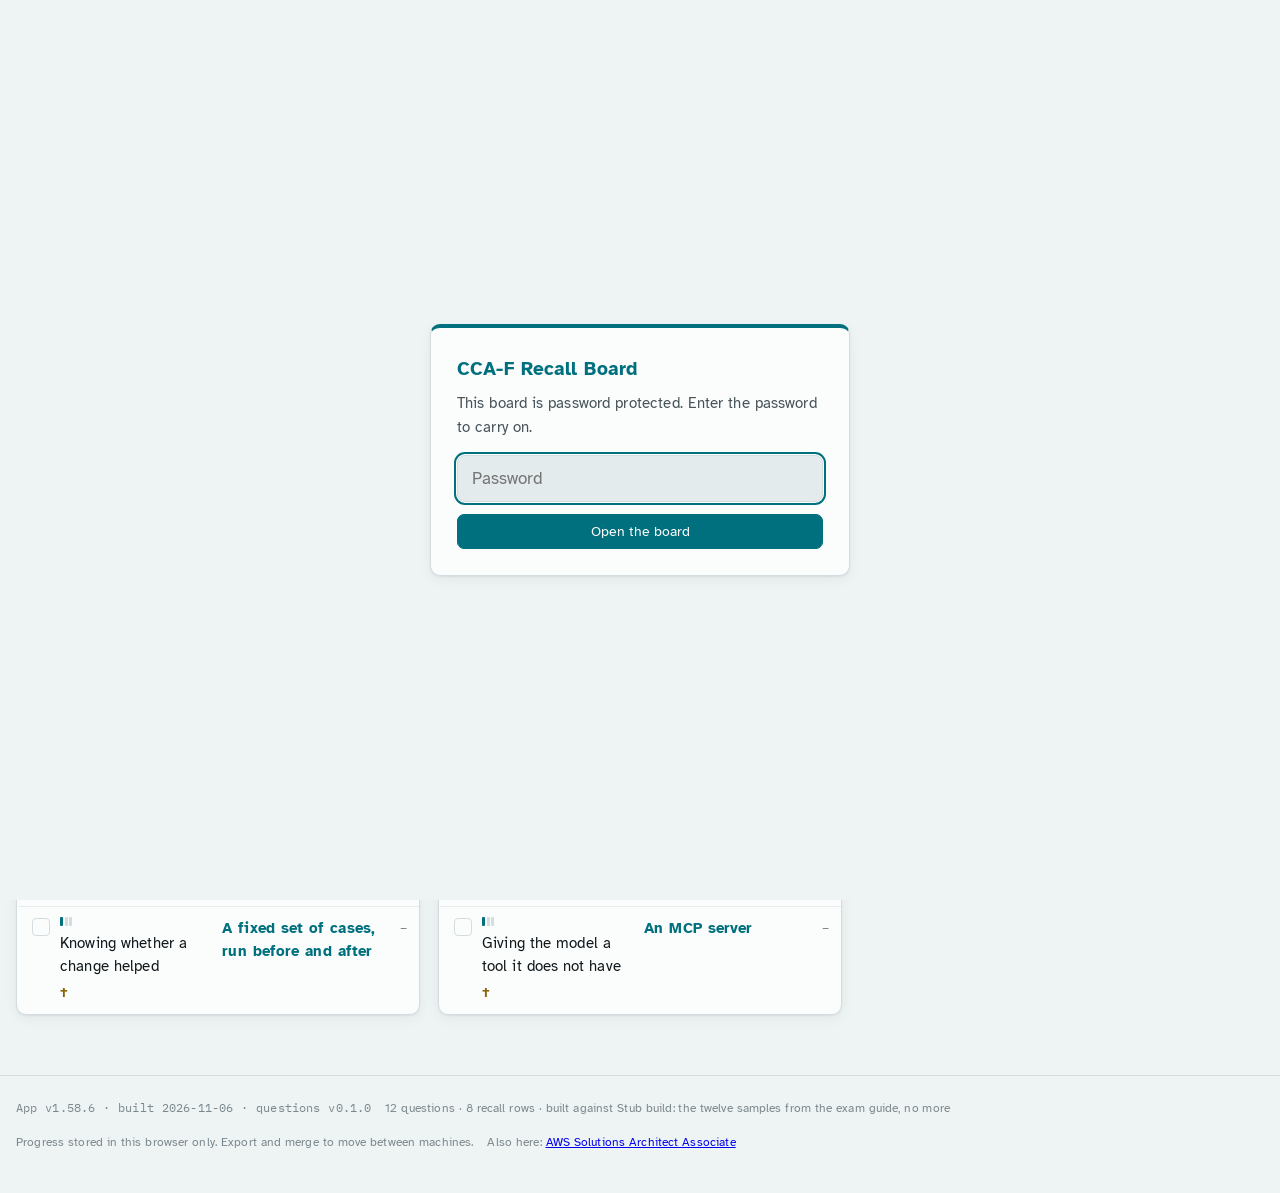
<file: docs/cca-f/index.html>
<!doctype html>
<html lang="en">
<head>
<meta charset="utf-8">
<meta name="viewport" content="width=device-width, initial-scale=1, viewport-fit=cover">
<style>
  :root {
    color-scheme: light dark;
    padding-top: env(safe-area-inset-top, 0px);
    padding-bottom: env(safe-area-inset-bottom, 0px);
  }
  html, body { margin: 0; }
  body { font: 14px system-ui, -apple-system, "Segoe UI", sans-serif; }
  img { max-width: 100%; }
  [hidden] { display: none !important; }
</style>
<link rel="icon" href="icon.svg" type="image/svg+xml">
<link rel="apple-touch-icon" href="icon.svg">
<link rel="manifest" href="manifest.webmanifest">
<meta name="theme-color" content="#00707e">
<meta name="description" content="Recall poster, practice questions and progress tracking for the AWS Solutions Architect Associate (SAA-C03) exam.">
<meta name="color-scheme" content="light dark">
</head>
<body>
<title>CCA-F Recall Board</title>
<link rel="stylesheet" href="https://fonts.googleapis.com/css2?family=Atkinson+Hyperlegible:wght@400;700&family=Lexend:wght@400;700&family=IBM+Plex+Mono:wght@400;500;600&display=swap">
<style>
/* ===========================================================================
   SAA-C03 Recall Board
   Palette is cyan / magenta / amber. Right and wrong are never carried by hue
   alone -- each also has its own glyph and its own border weight -- so the
   board stays readable with protanopia and in a black-and-white print.
   =========================================================================== */

:root {
  --ground:      #eef3f4;
  --surface:     #fbfcfc;
  --surface-2:   #e3ebed;
  --ink:         #10181b;
  --ink-2:       #46545a;
  --ink-3:       #7b888d;
  --rule:        #d3dde0;
  --rule-2:      #e5ecee;

  --cyan:        #00707e;
  --cyan-soft:   #d9eef1;
  --magenta:     #99206c;
  --magenta-soft:#f7e3ef;
  --amber:       #8a6508;
  --amber-soft:  #fbf0d5;
  --violet:      #553a87;

  --shadow:      0 1px 2px rgba(16,24,27,.06), 0 4px 14px rgba(16,24,27,.05);
  --radius:      10px;

  /* Atkinson Hyperlegible was drawn by the Braille Institute to keep letters
     apart from one another: b and d, I and l and 1 are all distinct. */
  --ui: "Atkinson Hyperlegible", system-ui, -apple-system, "Segoe UI", sans-serif;
  --mono: "IBM Plex Mono", ui-monospace, "Cascadia Mono", Consolas, monospace;
}

@media (prefers-color-scheme: dark) {
  :root:not([data-theme="light"]) {
    --ground:    #0c1417;
    --surface:   #121d21;
    --surface-2: #19272c;
    --ink:       #e8eff1;
    --ink-2:     #a8b7bc;
    --ink-3:     #76868c;
    --rule:      #26383e;
    --rule-2:    #1d2d32;

    --cyan:        #4fd0e0;
    --cyan-soft:   #0d2f36;
    --magenta:     #f08fc8;
    --magenta-soft:#36132a;
    --amber:       #e8bc5a;
    --amber-soft:  #322613;
    --violet:      #b49ae8;
    --shadow:      0 1px 2px rgba(0,0,0,.3), 0 4px 16px rgba(0,0,0,.28);
  }
}
:root[data-theme="dark"] {
  --ground:    #0c1417;
  --surface:   #121d21;
  --surface-2: #19272c;
  --ink:       #e8eff1;
  --ink-2:     #a8b7bc;
  --ink-3:     #76868c;
  --rule:      #26383e;
  --rule-2:    #1d2d32;
  --cyan:        #4fd0e0;
  --cyan-soft:   #0d2f36;
  --magenta:     #f08fc8;
  --magenta-soft:#36132a;
  --amber:       #e8bc5a;
  --amber-soft:  #322613;
  --violet:      #b49ae8;
  --shadow:      0 1px 2px rgba(0,0,0,.3), 0 4px 16px rgba(0,0,0,.28);
}

/* A terminal: black ground, phosphor green. Right and wrong stay cyan and
   magenta so they never rest on green against red */
:root[data-theme="terminal"] {
  --ground: #000000;
  --surface: #070b07;
  --surface-2: #0d150d;
  --ink: #33ff00;
  --ink-2: #7cff5c;
  --ink-3: #2aa800;
  --rule: #1e4d14;
  --rule-2: #13300d;
  --cyan: #6cffea;
  --cyan-soft: #04221d;
  --magenta: #ff7ad9;
  --magenta-soft: #2a0722;
  --amber: #ffd166;
  --amber-soft: #2a2208;
  --violet: #c9a6ff;
  --shadow: 0 0 0 1px rgba(51,255,0,.12);
}

/* The dark one a code editor opens with */
:root[data-theme="code-dark"] {
  --ground: #1e1e1e;
  --surface: #252526;
  --surface-2: #2d2d30;
  --ink: #d4d4d4;
  --ink-2: #a6a6a6;
  --ink-3: #808080;
  --rule: #3c3c3c;
  --rule-2: #303031;
  --cyan: #4fc1ff;
  --cyan-soft: #10293a;
  --magenta: #e79ddb;
  --magenta-soft: #331b2e;
  --amber: #dcdcaa;
  --amber-soft: #2f2d1c;
  --violet: #c586c0;
  --shadow: 0 1px 2px rgba(0,0,0,.4), 0 4px 16px rgba(0,0,0,.35);
}

/* The light one a code editor opens with */
:root[data-theme="code-light"] {
  --ground: #f3f3f3;
  --surface: #ffffff;
  --surface-2: #eaeaea;
  --ink: #1e1e1e;
  --ink-2: #4b4b4b;
  --ink-3: #737373;
  --rule: #d0d0d0;
  --rule-2: #e4e4e4;
  --cyan: #0062a3;
  --cyan-soft: #d6ecfb;
  --magenta: #a3008f;
  --magenta-soft: #fbe2f6;
  --amber: #7a5c00;
  --amber-soft: #fbf1d2;
  --violet: #6f42c1;
  --shadow: 0 1px 2px rgba(0,0,0,.08), 0 4px 14px rgba(0,0,0,.06);
}

/* Solarized, dark: low glare, warm paper tone for the words */
:root[data-theme="solarized"] {
  --ground: #002b36;
  --surface: #073642;
  --surface-2: #0a4552;
  --ink: #eee8d5;
  --ink-2: #93a1a1;
  --ink-3: #657b83;
  --rule: #0f4d5c;
  --rule-2: #09404d;
  --cyan: #4fd6c6;
  --cyan-soft: #04333a;
  --magenta: #ff7fb6;
  --magenta-soft: #36121f;
  --amber: #d8a500;
  --amber-soft: #2f2708;
  --violet: #b39ddb;
  --shadow: 0 1px 2px rgba(0,0,0,.35), 0 4px 16px rgba(0,0,0,.3);
}

/* Everything as far apart as it will go: white on black, heavy rules */
:root[data-theme="contrast"] {
  --ground: #000000;
  --surface: #000000;
  --surface-2: #101010;
  --ink: #ffffff;
  --ink-2: #e0e0e0;
  --ink-3: #bdbdbd;
  --rule: #8a8a8a;
  --rule-2: #5a5a5a;
  --cyan: #56e8ff;
  --cyan-soft: #002a33;
  --magenta: #ff8ad8;
  --magenta-soft: #330022;
  --amber: #ffd34d;
  --amber-soft: #332900;
  --violet: #d2b3ff;
  --shadow: 0 0 0 1px #8a8a8a;
}

* { box-sizing: border-box; }

/* Everything that gets read is sized in rem against this, so the A-/A+ control
   moves the whole page by changing one number. Phones get a bigger base. */
html { font-size: calc(16px * var(--ts, 1)); }
@media (max-width: 720px) { html { font-size: calc(17.5px * var(--ts, 1)); } }

body {
  margin: 0;
  background: var(--ground);
  color: var(--ink);
  font-family: var(--ui);
  font-size: 1rem;
  line-height: 1.6;
  letter-spacing: .01em;
  word-spacing: .04em;
  text-align: left;
  -webkit-text-size-adjust: 100%;
}

/* ---------------- chrome ---------------- */

.topbar {
  position: sticky;
  top: env(safe-area-inset-top, 0px);
  z-index: 50;
  background: var(--surface);
  border-bottom: 1px solid var(--rule);
}
.topbar-in {
  max-width: 1680px; margin: 0 auto;
  padding: 10px 16px;
  display: flex; align-items: center; gap: 14px; flex-wrap: wrap;
}
.brand { display: flex; align-items: baseline; gap: 9px; margin-right: auto; }
.brand h1 {
  margin: 0; font-size: 1.12rem; font-weight: 700; letter-spacing: -.2px;
  color: var(--cyan);
}
.brand .exam {
  font-family: var(--mono); font-size: 0.72rem; font-weight: 500;
  color: var(--ink-3); letter-spacing: .4px;
}

/* On a phone the bar was taking three rows: the name, the controls, then the
   tabs. Two of those rows were mostly empty. The name shortens to the exam
   code and shares a row with the controls, which leaves the tabs a row of
   their own and gives a screenful of question back. */
/* Reading settings. No typeface is proven best for everyone, so the choice is
   offered rather than decided. Spacing and line length have firmer evidence
   behind them than the typeface does, so they are offered too. */
:root[data-font="lexend"]  { --ui: "Lexend", system-ui, sans-serif; }
:root[data-font="system"]  { --ui: system-ui, -apple-system, "Segoe UI", Roboto, sans-serif; }
:root[data-font="verdana"] { --ui: Verdana, Geneva, "DejaVu Sans", sans-serif; }

:root[data-space="roomy"] body,
:root[data-space="roomy"] .qtext,
:root[data-space="roomy"] .opt,
:root[data-space="roomy"] .lede,
:root[data-space="roomy"] .why,
:root[data-space="roomy"] .terms dd,
:root[data-space="roomy"] .bul li { line-height: 2.1; }
:root[data-space="roomy"] .bul li { margin-bottom: 0.75em; }

/* Wider gaps between letters and words are the change with the strongest
   evidence behind it for dyslexic readers, so it is a setting of its own. */
:root[data-letter="wide"] body { letter-spacing: 0.055em; word-spacing: 0.16em; }
:root[data-letter="wider"] body { letter-spacing: 0.1em; word-spacing: 0.26em; }

/* A reading ruler marks where you are. It does not tint anything: laying a
   colour behind words costs contrast, and the point of the thing is to make
   reading easier, not harder. A bar down the left of the line and a brighter
   marker are enough to find your place by.
   It marks one line at a time, so it is the points inside a block that are
   marked and never the block itself. Marking the block would light up the
   whole question, which says nothing about where you are in it. */
:root[data-ruler="on"] .bul li,
:root[data-ruler="on"] .opt {
  border-left: 3px solid transparent;
  padding-left: 9px;
  margin-left: -12px;
  transition: border-color .08s linear;
}
:root[data-ruler="on"] .opt { margin-left: 0; }
:root[data-ruler="on"] .bul li:hover,
:root[data-ruler="on"] .opt:hover:not(:disabled) { border-left-color: var(--cyan); }
:root[data-ruler="on"] .bul li:hover::before { color: var(--cyan); }
@media (hover: none) {
  /* No pointer to hover with, so the line being touched is the one marked. */
  :root[data-ruler="on"] .bul li:active,
  :root[data-ruler="on"] .opt:active:not(:disabled) { border-left-color: var(--cyan); }
}

:root[data-weight="light"] .btn,
:root[data-weight="light"] .tabs button,
:root[data-weight="light"] .setrow > .lab,
:root[data-weight="light"] .row .ans,
:root[data-weight="light"] .ansbox,
:root[data-weight="light"] .misschip,
:root[data-weight="light"] b,
:root[data-weight="light"] strong { font-weight: 400; }

:root[data-width="narrow"] .qtext,
:root[data-width="narrow"] .lede,
:root[data-width="narrow"] .why,
:root[data-width="narrow"] .opt,
:root[data-width="narrow"] .bul { max-width: 46ch; }

/* a row of choices, one of which is on */
/* a mock exam in progress: the clock, and how far through you are */
/* the offer to pick a half-finished set back up */
.resume {
  border: 2px solid var(--amber); border-radius: var(--radius);
  padding: 14px 16px; margin-bottom: 14px;
}
.resume .what { margin-bottom: 10px; line-height: 1.6; }
.resume .when { margin-bottom: 12px; font-size: 0.88rem; color: var(--ink-2); line-height: 1.7; }
.resumehead { margin: 0 0 10px; font-size: 0.95rem; font-weight: 500; color: var(--ink-2); }
#resumeBar .resume + .resume { margin-top: 10px; }
/* how long this set has been going, kept quiet so it never competes with
   the question itself */
.sessionline {
  font-size: 0.82rem; color: var(--ink-3);
  margin: 4px 0 14px;
}
.mockbar {
  display: flex; align-items: center; gap: 14px; flex-wrap: wrap;
  border: 2px solid var(--cyan); border-radius: var(--radius);
  background: var(--cyan-soft); padding: 12px 14px; margin-bottom: 14px;
}
.mockbar .clock { font: 700 1.25rem var(--mono); color: var(--ink); font-variant-numeric: tabular-nums; }
.mockbar .clock.low { color: var(--magenta); }
.mockbar .said { font-size: 0.9rem; color: var(--ink-2); margin-right: auto; }
.result { border: 2px solid var(--rule); border-radius: var(--radius); padding: 18px; margin-bottom: 16px; }
.result .score { font: 700 2.6rem var(--mono); line-height: 1.1; font-variant-numeric: tabular-nums; }
.result .verdict { font-size: 1.1rem; margin: 4px 0 14px; }
.result .verdict.pass { color: var(--cyan); }
.result .verdict.fail { color: var(--magenta); }
.bydom { display: grid; gap: 9px; margin-top: 8px; }
.bydom .d { display: grid; grid-template-columns: minmax(120px, 1fr) 2fr auto; gap: 10px; align-items: center; font-size: 0.9rem; }
.bydom .track { background: var(--surface-2); border-radius: 4px; height: 10px; overflow: hidden; }
.bydom .fill { height: 100%; background: var(--cyan); }
.bydom .fill.weak { background: var(--magenta); }
@media (max-width: 560px) { .bydom .d { grid-template-columns: 1fr auto; } .bydom .track { grid-column: 1 / -1; } }
.setrow { margin-bottom: 20px; }
.setrow > .lab { display: block; font-weight: 700; font-size: 0.92rem; margin-bottom: 4px; }
.setrow > .hint { display: block; font-size: 0.84rem; color: var(--ink-2); margin-bottom: 9px; }
.pick { display: flex; flex-wrap: wrap; gap: 7px; }
.pick button {
  appearance: none; cursor: pointer;
  font: 500 0.88rem var(--ui); color: var(--ink);
  background: var(--surface); border: 1px solid var(--rule);
  border-radius: 7px; padding: 8px 12px;
}
.pick button[aria-pressed="true"] {
  border-color: var(--cyan); border-width: 2px; padding: 7px 11px;
  color: var(--cyan);
}
.pick button[aria-pressed="true"]::before { content: "✓ "; }
.cogbtn { padding: 6px 9px; font-size: 0.95rem; line-height: 1; }
.modal.settings { max-width: 560px; text-align: left; }

.topline {
  display: flex; align-items: center; gap: 12px;
  flex: 1 1 auto; min-width: 0;
}
@media (max-width: 900px) {
  .topbar-in { padding: 8px 12px; gap: 8px; row-gap: 8px; }
  /* One line that will not wrap, so the name and the controls share a row and
     the tabs get the next one. It was taking five rows on a phone, which is a
     third of the screen before a single question. */
  .topline { flex-wrap: nowrap; gap: 8px; width: 100%; }
  /* The name gives up room before anything else does, and tails off rather
     than being cut through the middle of a letter. */
  .brand { margin-right: auto; min-width: 0; flex: 1 1 0; overflow: hidden; }
  .brand h1 {
    font-size: 0.95rem; white-space: nowrap;
    overflow: hidden; text-overflow: ellipsis;
  }
  .brand h1 .long { display: none; }
  .brand .exam { display: none; }          /* the version is in the footer */
  .tabs { width: 100%; }
  .tabs button { flex: 1; padding: 7px 4px; text-align: center; }
  .misschip, .bulletbtn, .tsize { flex: 0 0 auto; }
  .lookback { flex: 0 1 auto; min-width: 0; }
  .lookback select { min-width: 0; }
}
@media (max-width: 560px) {
  .topline { gap: 6px; }
  .misschip .word { display: none; }       /* the cross and the number say it */
  .lookback select { padding: 5px 4px; font-size: 0.78rem; }
  .brand h1 { font-size: 0.85rem; }
  .tsize button { padding: 5px 7px; }
}
@media (max-width: 380px) {
  /* Below this the name cannot fit without being cut through a letter, and a
     name cut in half is worse than none. The tabs underneath say where you
     are, and the full name and version are in the footer. */
  .brand { display: none; }
  .topline { gap: 5px; }
}

.tabs { display: flex; gap: 2px; background: var(--surface-2); padding: 3px; border-radius: 8px; }
.tabs button {
  appearance: none; border: 0; background: none; cursor: pointer;
  font: 500 0.88rem var(--ui); color: var(--ink-2);
  padding: 7px 14px; border-radius: 6px; white-space: nowrap;
}
.tabs button[aria-selected="true"] { background: var(--surface); color: var(--cyan); box-shadow: var(--shadow); }
.tabs button:focus-visible, .btn:focus-visible, select:focus-visible,
.row:focus-visible, .opt:focus-visible { outline: 2px solid var(--cyan); outline-offset: 2px; }

.btn {
  appearance: none; cursor: pointer;
  font: 500 0.88rem var(--ui);
  padding: 8px 14px; border-radius: 7px;
  border: 1px solid var(--rule); background: var(--surface); color: var(--ink);
}
.btn:hover { border-color: var(--cyan); color: var(--cyan); }
.btn.primary { background: var(--cyan); border-color: var(--cyan); color: var(--surface); }
.btn.primary:hover { filter: brightness(1.08); color: var(--surface); }
.btn.good { border-color: var(--cyan); color: var(--cyan); }
.btn.bad  { border-color: var(--magenta); color: var(--magenta); }

main { max-width: 1680px; margin: 0 auto; padding: 18px 16px 60px; }

.view[hidden] { display: none !important; }

/* an answer option, with its own read-aloud button beside it */
/* every answer, newest first, with the date and time it was given */
.seenbefore {
  margin: 0 0 10px; font-size: 0.86rem; color: var(--ink-2);
  border-left: 3px solid var(--rule); padding-left: 10px;
}
.answerlog { display: grid; gap: 2px; margin-bottom: 8px; }
.logrow {
  display: grid; grid-template-columns: auto auto 1fr; gap: 12px;
  align-items: baseline; padding: 7px 10px; border-radius: 6px;
  font-size: 0.9rem;
}
.logrow:nth-child(odd) { background: var(--surface); }
.logrow time { font-family: var(--mono); font-size: 0.84rem; color: var(--ink-2); white-space: nowrap; }
.logrow .qid { font-family: var(--mono); font-size: 0.84rem; color: var(--ink-3); }
.logrow .verdict { font-weight: 700; }
.logrow .verdict.ok  { color: var(--cyan); }
.logrow .verdict.no  { color: var(--magenta); }
.logmore { margin-top: 10px; }
@media (max-width: 560px) {
  .logrow { grid-template-columns: 1fr auto; row-gap: 2px; }
  .logrow .qid { grid-column: 1; }
}
/* bullet mode: one point per line, so a long answer can be taken a piece at
   a time instead of as a block */
.bulletbtn { padding: 6px 10px; font-size: 0.82rem; }
.bulletbtn[aria-pressed="true"] { border-color: var(--cyan); color: var(--cyan); }
@media (max-width: 900px) { .bulletbtn .word { display: none; } }
.bul { margin: 0 0 16px; padding-left: 1.15em; list-style: none; }
.bul li {
  position: relative; margin-bottom: 0.5em;
  line-height: 1.75;
}
.bul li:last-child { margin-bottom: 0; }
.bul li::before {
  content: "▪"; position: absolute; left: -1.15em;
  color: var(--ink-3);
}
.qtext.bul { font-size: 1.05rem; }
.opt .bul { margin: 0; font-size: inherit; }
.optbul { padding-left: 1.6em; }
.optline { display: flex; align-items: stretch; gap: 8px; }
.optline .opt { flex: 1; min-width: 0; }

/* The letter, and under it the button that reads the option aloud. Side by
   side they took two columns of a phone's width for two things that are
   pressed rarely; stacked they take one. */
.optmarks {
  flex: 0 0 auto; display: flex; flex-direction: column; gap: 6px;
  align-self: flex-start;
}

/* The letter, as something to press. It used to sit inside the option text as
   "A. ", so giving it its own target costs almost none of the width back: a
   phone has little enough to spare. Pressing it crosses the option off while
   you think, and pressing it again brings it back. */
.optletter {
  width: 36px; min-height: 36px; padding: 0;
  font: 500 0.95rem/1 var(--mono);
  background: var(--ground); color: var(--ink-2);
  border: 1px solid var(--rule); border-radius: 8px; cursor: pointer;
}
.optletter:hover:not(:disabled) { border-color: var(--cyan); color: var(--cyan); }
.optletter:disabled { cursor: default; opacity: 0.55; }
/* Out, said three ways over: the letter becomes a cross, the option is struck
   through, and the whole row steps back. Never by colour alone. */
.optletter[aria-pressed="true"] {
  border-style: dashed; color: var(--ink-3);
}
.opt.ruledout {
  opacity: 0.5; text-decoration: line-through;
  text-decoration-thickness: 1px; border-style: dashed;
}
.optspeak {
  width: 36px; min-height: 36px; padding: 0;
  font-size: 0.8rem; line-height: 1;
  background: var(--ground); color: var(--ink-2);
}
.optspeak[aria-pressed="true"] { border-color: var(--cyan); color: var(--cyan); }
/* marked but not yet committed */
/* Written with the ruler's own weight in front of it. The ruler sets a left
   edge on every answer, and that rule carries more weight than a plain class,
   so a marked answer written as ".opt.picked" alone loses to it and shows no
   mark whatsoever while the ruler is on. */
:root .opts .opt.picked,
.opt.picked {
  border-color: var(--cyan);
  border-left-width: 7px;
  padding-left: 8px;
}
/* The button that commits it stays in view while you scroll the answers, so a
   long question never means scrolling past four of them to find it again. */
.confirmbtn {
  width: 100%; margin-bottom: 14px;
  position: sticky; bottom: 12px; z-index: 5;
  box-shadow: var(--shadow);
}
.confirmbtn:disabled {
  cursor: default;
  background: var(--surface-2); color: var(--ink-3);
  border-color: var(--rule);
}
.lookback {
  display: flex; align-items: center; gap: 7px;
  font: 500 0.82rem var(--ui); color: var(--ink-2);
}
.lookback select {
  font: 500 0.82rem var(--ui); color: var(--ink);
  background: var(--surface); border: 1px solid var(--rule);
  border-radius: 7px; padding: 5px 8px;
}
.lookback.narrowed select { border-color: var(--cyan); color: var(--cyan); }
@media (max-width: 700px) { .lookback span { display: none; } }
.tsize { display: flex; gap: 2px; background: var(--surface-2); padding: 3px; border-radius: 8px; }
.tsize button {
  appearance: none; border: 0; background: none; cursor: pointer;
  color: var(--ink-2); font-family: var(--ui); font-weight: 700;
  width: 32px; height: 30px; border-radius: 6px; line-height: 1;
}
.tsize button:hover { color: var(--cyan); }
.tsize button:focus-visible { outline: 2px solid var(--cyan); outline-offset: 2px; }
.tsize .sm { font-size: 0.78rem; }
.tsize .lg { font-size: 1.05rem; }

/* right/wrong tallies, on the summary bar and on each block header */
.tally { display: inline-flex; align-items: center; gap: 4px; white-space: nowrap; }
.tally b { font-family: var(--mono); font-variant-numeric: tabular-nums; }
.tally .g { color: var(--cyan); }
.tally .r { color: var(--magenta); }
.sec > summary .tally {
  font-size: 0.74rem; font-weight: 500;
  padding: 2px 7px; border-radius: 99px;
  background: var(--surface); border: 1px solid var(--rule);
}
.sec > summary .tagline { margin-left: auto; }
.sec > summary .tally + .tagline { margin-left: 0; }

/* ---------------- shared bits ---------------- */

.lede { color: var(--ink-2); font-size: 0.95rem; line-height: 1.65; max-width: 62ch; margin: 0 0 16px; }

.pill {
  display: inline-flex; align-items: center; gap: 5px;
  font: 500 0.74rem var(--ui); letter-spacing: .3px;
  padding: 3px 9px; border-radius: 99px;
  background: var(--surface-2); color: var(--ink-2);
}
.pill.t3 { background: var(--cyan-soft); color: var(--cyan); }
.pill.t2 { background: var(--surface-2); color: var(--ink-2); }

.yq { display: inline-flex; gap: 1.5px; vertical-align: 1px; flex: none; }
.yq i { width: 3px; height: 9px; border-radius: 1px; background: var(--rule); display: block; }
.y3 i { background: var(--cyan); }
.y2 i:nth-child(-n+2) { background: var(--cyan); }
.y1 i:nth-child(1) { background: var(--cyan); }

.mk { font-weight: 700; font-size: 0.82rem; }
.mk.trap { color: var(--amber); }
.mk.alt  { color: var(--ink-3); font-weight: 400; }

/* ---------------- poster board ---------------- */

.board { columns: 3; column-gap: 18px; }
@media (max-width: 1180px) { .board { columns: 2; } }
@media (max-width: 720px)  { .board { columns: 1; } }

.sec {
  break-inside: avoid; page-break-inside: avoid;
  background: var(--surface);
  border: 1px solid var(--rule);
  border-radius: var(--radius);
  margin: 0 0 14px;
  overflow: hidden;
  box-shadow: var(--shadow);
}
.sec > summary {
  padding: 8px 12px;
  background: var(--surface-2);
  border-bottom: 1px solid var(--rule);
  display: flex; align-items: baseline; gap: 8px; flex-wrap: wrap;
  cursor: pointer; list-style: none;
}
.sec > summary::-webkit-details-marker { display: none; }
.sec > summary::before {
  content: "\203a"; display: inline-block; width: 0.6em;
  transition: transform .12s ease; color: var(--ink-3); font-weight: 700;
}
.sec[open] > summary::before { transform: rotate(90deg); }
.sec:not([open]) > summary { border-bottom: 0; }
.sec > summary h3 {
  margin: 0; font-size: 0.95rem; font-weight: 700;
  letter-spacing: .01em; color: var(--cyan);
}
.sec > summary .tagline { font-size: 0.74rem; color: var(--ink-3); margin-left: auto; }

.row {
  display: grid;
  grid-template-columns: 18px minmax(0,1fr) auto;
  gap: 10px;
  padding: 10px 12px;
  border-top: 1px solid var(--rule-2);
  align-items: start;
}
.sec .row:first-of-type { border-top: 0; }
.row .pair { display: grid; grid-template-columns: minmax(0,1fr) minmax(0,1.1fr); gap: 10px; }
@media (max-width: 520px) { .row .pair { grid-template-columns: 1fr; gap: 2px; } }

.row .cue { font-size: 0.95rem; line-height: 1.5; color: var(--ink); display: flex; gap: 6px; align-items: baseline; flex-wrap: wrap; }
.row .ans { font-size: 0.95rem; line-height: 1.5; font-weight: 700; color: var(--cyan); }
.row.mono .ans { font-family: var(--mono); font-size: 0.9rem; }

/* the line you just came back from, so the eye finds it without searching */
.row.justleft {
  outline: 3px solid var(--cyan);
  outline-offset: -3px;
  animation: settle 2.2s ease-out forwards;
}
@keyframes settle { 0%, 55% { outline-color: var(--cyan); } 100% { outline-color: transparent; } }
@media (prefers-reduced-motion: reduce) {
  .row.justleft { animation: none; outline-color: var(--cyan); }
}

/* a line is a button: tap it to drill just that topic */
.row { cursor: pointer; border-left: 3px solid transparent; }
.row:hover { background: var(--surface-2); }
.row:focus-visible { outline: 2px solid var(--cyan); outline-offset: -2px; }
.row .cue::after {
  content: " ▸";
  color: var(--ink-3); font-size: 0.8em; opacity: 0;
}
.row:hover .cue::after, .row:focus-visible .cue::after { opacity: 1; }

/* Heat: the more a line has been missed, the louder it gets. The left edge
   thickens and the cross count grows, so it is weight and size carrying the
   signal as well as colour. */
.row.bad  { border-left-color: var(--magenta); }
.row.hot  { border-left-width: 6px; }
.row.hot .rowtally .r { font-size: 1.05rem; }
.row.hot .cue { font-weight: 500; }
.needs {
  display: inline-block; margin-left: 6px;
  font: 700 0.74rem var(--ui); letter-spacing: .01em;
  color: var(--magenta); background: var(--magenta-soft);
  border: 1px solid var(--magenta); border-radius: 99px; padding: 1px 7px;
  vertical-align: 1px;
}

/* a question the reviewers found fault with. Amber, bordered and labelled in
   words, so it does not rely on noticing a colour. */
.flag {
  border: 1px solid var(--amber);
  border-left: 5px solid var(--amber);
  background: var(--amber-soft);
  border-radius: 8px; padding: 10px 13px; margin-bottom: 14px;
  font-size: 0.92rem; line-height: 1.6;
}
.flag .what { font-weight: 700; color: var(--amber); display: block; margin-bottom: 3px; }
.flag.sev-wrong { border-left-width: 7px; }

/* the standing count of what you have got wrong, always in the header */
.misschip {
  appearance: none; cursor: pointer;
  display: inline-flex; align-items: center; gap: 6px;
  font: 700 0.82rem var(--ui);
  color: var(--magenta); background: var(--magenta-soft);
  border: 1px solid var(--magenta); border-radius: 99px;
  padding: 5px 12px;
}
.misschip:hover { filter: brightness(.97); }
.misschip:focus-visible { outline: 2px solid var(--cyan); outline-offset: 2px; }
.misschip b { font-family: var(--mono); }
.misschip[hidden] { display: none !important; }

/* the list of questions you actually got wrong */
.missrow {
  display: grid; grid-template-columns: 1fr auto; gap: 10px; align-items: start;
  width: 100%; text-align: left; cursor: pointer;
  background: var(--surface); border: 1px solid var(--rule);
  border-left: 3px solid var(--magenta); border-radius: 8px;
  padding: 10px 13px; margin-bottom: 7px;
  font: 400 0.92rem/1.5 var(--ui); color: var(--ink);
}
.missrow:hover { border-color: var(--magenta); }
.missrow:focus-visible { outline: 2px solid var(--cyan); outline-offset: 2px; }
.missrow .meta { font: 500 0.74rem var(--mono); color: var(--ink-3); white-space: nowrap; }

/* separate publishers carrying the same question */
.agree {
  display: inline-flex; align-items: center; gap: 4px;
  font: 700 0.74rem var(--ui);
  color: var(--violet); background: #efe9fb;
  border: 1px solid var(--violet); border-radius: 99px; padding: 2px 9px;
}
:root:not([data-theme="light"]) .agree { background: #241a3d; }
:root[data-theme="dark"] .agree { background: #241a3d; }

/* a poster line the question bank does not cover */
.gap {
  font: 500 0.7rem var(--ui); letter-spacing: .02em;
  color: var(--ink-3); border: 1px dashed var(--rule);
  border-radius: 99px; padding: 1px 7px; margin-left: 6px;
}

/* which set a question came from */
.srcpill {
  font: 500 0.72rem var(--mono);
  color: var(--ink-2); background: var(--surface-2);
  border: 1px solid var(--rule); border-radius: 99px; padding: 2px 8px;
  letter-spacing: .03em;
}

/* separate publishers carrying the same question */
.agree {
  display: inline-flex; align-items: center; gap: 4px;
  font: 700 0.74rem var(--ui);
  color: var(--violet); background: #efe9fb;
  border: 1px solid var(--violet); border-radius: 99px; padding: 2px 9px;
}
@media (prefers-color-scheme: dark) {
  :root:not([data-theme="light"]) .agree { background: #241a3d; }
}
:root[data-theme="dark"] .agree { background: #241a3d; }

/* a poster line nothing in the bank drills */
.gap {
  font: 500 0.7rem var(--ui); letter-spacing: .02em;
  color: var(--ink-3); background: none;
  border: 1px dashed var(--rule); border-radius: 99px; padding: 1px 7px;
}


/* a question a person has checked, rather than one scraped and never read */
.star {
  display: inline-flex; align-items: center; gap: 4px;
  font: 700 0.74rem var(--ui);
  color: var(--amber); background: var(--amber-soft);
  border: 1px solid var(--amber); border-radius: 99px; padding: 2px 9px;
}

/* the password gate */
.gate {
  position: fixed; inset: 0; z-index: 200;
  background: var(--ground);
  display: flex; padding: 16px;
  padding-top: calc(16px + env(safe-area-inset-top, 0px));
  overflow-y: auto;
}
.gate-card {
  margin: auto; width: 100%; max-width: 420px;
  background: var(--surface); border: 1px solid var(--rule);
  border-top: 4px solid var(--cyan);
  border-radius: var(--radius); box-shadow: var(--shadow);
  padding: 26px;
}
.gate h2 { margin: 0 0 6px; font-size: 1.2rem; color: var(--cyan); }
.gate p { margin: 0 0 16px; font-size: 0.94rem; color: var(--ink-2); }
.gate input {
  width: 100%; font: 400 1.05rem var(--ui); color: var(--ink);
  background: var(--surface-2); border: 1px solid var(--rule);
  border-radius: 8px; padding: 12px 14px; margin-bottom: 12px;
}
.gate input:focus-visible { outline: 2px solid var(--cyan); outline-offset: 1px; }
.gate .wrong { color: var(--magenta); font-size: 0.9rem; margin: 0 0 12px; }

/* the two helpers for a question, read aloud and explain the terms, side by
   side above the options. Always the same place, whether or not both are
   there, so the eye knows where to go. */
.qtools { display: flex; flex-wrap: wrap; gap: 8px; margin-bottom: 14px; }
.qtools .btn { margin-bottom: 0; }
.speakbtn[aria-pressed="true"] { border-color: var(--cyan); color: var(--cyan); }
.hintbtn { margin-bottom: 14px; }
/* a shared architecture picture, drawn from a few boxes and arrows */
.diagrams {
  margin: 0 0 16px;
  border: 1px solid var(--rule);
  border-left: 5px solid var(--cyan);
  border-radius: 8px;
  background: var(--ground);
  padding: 14px 16px;
}
.diagrams h5 { margin: 0 0 4px; font-size: 0.9rem; }
.diagrams .dgnote { margin: 8px 0 0; font-size: 0.88rem; color: var(--ink-2); line-height: 1.6; }
.diagrams .one + .one { margin-top: 18px; border-top: 1px solid var(--rule); padding-top: 16px; }
/* the arrangement the question starts from, marked apart from the one the
   answer proposes so the two are never mistaken for each other */
.diagrams.asis { border-left-color: var(--ink-3); }
/* Drawn at its own size, never stretched. The width is set in rem when the
   picture is built, so it still grows with the text-size setting, and
   max-width only ever shrinks it to fit a narrow screen. Before this the
   SVG filled the column, and a tall narrow picture was scaled up two or
   three times over, labels and all. */
.dgsvg { max-width: 100%; height: auto; display: block; margin: 8px 0 0; }
.dgnode { font: 500 13px var(--ui); fill: var(--ink); }
.dgedge { font: 400 10.5px var(--ui); fill: var(--ink-3); }
.terms {
  margin: 0 0 16px;
  border: 1px solid var(--rule);
  border-left: 5px solid var(--violet);
  border-radius: 8px;
  background: var(--surface-2);
  overflow: hidden;
}
.terms h5 {
  margin: 0; padding: 8px 13px 6px;
  font-size: 0.8rem; font-weight: 700; color: var(--violet);
}
.terms dl { margin: 0; padding: 0 13px 11px; }
.terms dt {
  font-weight: 700; font-size: 0.92rem; color: var(--ink);
  margin-top: 9px;
}
.terms dd {
  margin: 2px 0 0; font-size: 0.9rem; line-height: 1.55;
  color: var(--ink-2); max-width: 62ch;
}
.terms .none { padding: 0 13px 11px; font-size: 0.9rem; color: var(--ink-2); }
.terms dd .keep { display: block; font-weight: 600; color: var(--ink); margin: 0 0 3px;
                  padding-left: 9px; border-left: 3px solid var(--cyan); line-height: 1.5; }
.terms dd .more { display: block; }

/* banner naming the topic being drilled */
.drill {
  display: flex; gap: 10px; align-items: center; flex-wrap: wrap;
  background: var(--cyan-soft); border: 1px solid var(--cyan);
  border-radius: var(--radius); padding: 10px 14px; margin-bottom: 14px;
}
.drill .what { font-weight: 500; font-size: 0.95rem; }
.drill .count { font-family: var(--mono); font-size: 0.82rem; color: var(--ink-2); }
.drill .btn { margin-left: auto; }

/* per-line score: how many questions on this line you have had right and wrong */
.rowtally {
  align-self: start;
  display: flex; gap: 6px;
  font-family: var(--mono); font-size: 0.76rem; font-weight: 500;
  font-variant-numeric: tabular-nums;
  white-space: nowrap; padding-top: 1px;
}
.rowtally .g { color: var(--cyan); }
.rowtally .r { color: var(--magenta); }
.rowtally .z { color: var(--ink-3); font-weight: 400; }

/* right / wrong marks: glyph + colour + edge, so hue is never the only cue */
.state {
  width: 18px; height: 18px; margin-top: 1px;
  border-radius: 4px;
  display: grid; place-items: center;
  font-size: 0.75rem; font-weight: 700; line-height: 1;
  border: 1px solid var(--rule);
  color: var(--ink-3); background: var(--surface);
  font-family: var(--mono);
}
.row.ok  .state { border-color: var(--cyan); background: var(--cyan-soft); color: var(--cyan); border-width: 1px; }
.row.bad .state { border-color: var(--magenta); background: var(--magenta-soft); color: var(--magenta); border-width: 2px; }
.row.bad { background: var(--magenta-soft); }
.row.ok  { background: var(--cyan-soft); }

.callout {
  margin: 0; padding: 8px 12px;
  border-top: 1px solid var(--rule-2);
  background: var(--amber-soft);
  border-left: 3px solid var(--amber);
  font-size: 0.9rem; line-height: 1.6; color: var(--ink);
}
.note { padding: 8px 12px; border-top: 1px solid var(--rule-2); font-size: 0.92rem; line-height: 1.6; }

/* ---------------- practice ---------------- */

.practice-wrap { max-width: 820px; margin: 0 auto; }

.picker { display: flex; gap: 8px; flex-wrap: wrap; margin-bottom: 16px; align-items: center; }
select {
  font: 500 0.9rem var(--ui); color: var(--ink);
  background: var(--surface); border: 1px solid var(--rule);
  border-radius: 7px; padding: 7px 10px;
}

.card {
  background: var(--surface); border: 1px solid var(--rule);
  border-radius: var(--radius); box-shadow: var(--shadow);
  padding: 20px; margin-bottom: 14px;
}
.qmeta { display: flex; gap: 8px; align-items: center; flex-wrap: wrap; margin-bottom: 12px; font-size: 0.78rem; color: var(--ink-3); }
.qmeta .count { font-family: var(--mono); font-weight: 500; color: var(--ink-2); }
.qmeta .qid {
  font-family: var(--mono); font-weight: 500; font-size: 0.78rem;
  color: var(--ink-2); background: var(--surface-2);
  border: 1px solid var(--rule); border-radius: 6px; padding: 2px 8px;
  letter-spacing: .02em;
}
/* where the answer sat in the original source, kept for traceability */
.reveal .src { font-family: var(--mono); font-size: 0.78rem; color: var(--ink-3); margin-top: 8px; }
.qtext { font-size: 1.05rem; line-height: 1.75; max-width: 62ch; white-space: pre-wrap; margin: 0 0 16px; }

.opts { display: grid; gap: 10px; margin-bottom: 14px; }
.opt {
  /* Same size and spacing as the question itself. An option is as much to be
     read as the question is, and dropping a size between the two makes the
     eye work for no reason. On the page's own ground rather than a lifted
     panel, so the contrast against the text is the strongest the board has. */
  text-align: left; cursor: pointer;
  font: 400 1.05rem/1.75 var(--ui); color: var(--ink);
  background: var(--ground); border: 1px solid var(--rule);
  border-radius: 8px; padding: 13px 15px;
}
.opt:hover:not(:disabled) { border-color: var(--cyan); }
.opt:disabled { cursor: default; }
.opt.pick-ok  { border-color: var(--cyan); border-width: 2px; background: var(--cyan-soft); }
.opt.pick-bad { border-color: var(--magenta); border-width: 2px; background: var(--magenta-soft); }

.reveal { border-top: 1px solid var(--rule); margin-top: 14px; padding-top: 14px; }
.reveal h4 { margin: 0 0 6px; font-size: 0.8rem; font-weight: 700; color: var(--ink-3); }
.reveal .ansbox { font-size: 1rem; font-weight: 500; color: var(--cyan); margin-bottom: 10px; }
.reveal .why { font-size: 0.95rem; line-height: 1.7; max-width: 62ch; color: var(--ink-2); white-space: pre-wrap; }

.selfmark { display: flex; gap: 8px; flex-wrap: wrap; margin-top: 14px; }

.scorebar { display: flex; gap: 14px; flex-wrap: wrap; align-items: center; font-size: 0.88rem; color: var(--ink-2); }
.scorebar b { font-family: var(--mono); color: var(--ink); }

/* ---------------- progress ---------------- */

.stats { display: grid; grid-template-columns: repeat(auto-fit, minmax(180px,1fr)); gap: 12px; margin-bottom: 22px; }
.stat { background: var(--surface); border: 1px solid var(--rule); border-radius: var(--radius); padding: 14px 16px; }
.stat .n { font: 500 1.75rem var(--mono); color: var(--cyan); line-height: 1.1; font-variant-numeric: tabular-nums; }
.stat .l { font-size: 0.82rem; color: var(--ink-3); margin-top: 3px; }

.barlist { display: grid; gap: 9px; }
.barrow { display: grid; grid-template-columns: minmax(130px, 200px) 1fr auto; gap: 12px; align-items: center; font-size: 0.92rem; }
@media (max-width: 560px) { .barrow { grid-template-columns: 1fr; gap: 3px; } }
.bar { height: 16px; background: var(--surface-2); border-radius: 4px; overflow: hidden; display: flex; border: 1px solid var(--rule); }
.bar .ok  { background: var(--cyan); }
.bar .bad { background: var(--magenta); }
.barrow .num { font-family: var(--mono); font-size: 0.82rem; color: var(--ink-2); font-variant-numeric: tabular-nums; }

/* Every part of the progress page folds away, so the one being read is not
   half a screen down past four others. The arrow and the heading are one
   target, big enough for a thumb. */
.fold { border-top: 1px solid var(--rule); margin: 0; }
.fold > summary {
  cursor: pointer; list-style: none; padding: 15px 2px 14px;
  display: flex; align-items: baseline; gap: 9px;
  font-size: 1.02rem; font-weight: 500;
}
.fold > summary::-webkit-details-marker { display: none; }
.fold > summary::before {
  content: "\203a"; display: inline-block; width: 0.7em;
  transition: transform .12s ease; color: var(--ink-3); font-weight: 700;
}
.fold[open] > summary::before { transform: rotate(90deg); }
.fold > summary:hover { color: var(--cyan); }
.fold > summary .count {
  margin-left: auto; font-family: var(--mono); font-size: 0.8rem;
  color: var(--ink-3); font-weight: 400;
}
.fold > summary .count .tally { font-size: 0.84rem; }
.fold .inner { padding: 0 0 20px; }

/* One go at a set of questions: when, what, and how it went. */
.runlist { display: grid; gap: 8px; }
.run {
  border: 1px solid var(--rule); border-left: 3px solid var(--cyan);
  border-radius: 7px; background: var(--surface);
}
.run.poor { border-left-color: var(--magenta); }
.run > summary {
  cursor: pointer; list-style: none; padding: 10px 12px;
  display: grid; grid-template-columns: 1fr auto; gap: 4px 12px;
  align-items: baseline;
}
.run > summary::-webkit-details-marker { display: none; }
.run .what { font-size: 0.95rem; }
.run .when { font-size: 0.82rem; color: var(--ink-3); grid-column: 1; }
.run .score {
  font-family: var(--mono); font-size: 0.9rem; font-weight: 500;
  grid-row: 1 / span 2; align-self: center; white-space: nowrap;
}
.run .inner { padding: 2px 12px 12px; }
.run .barrow { font-size: 0.86rem; }
.runmore { margin-top: 10px; }

#ioBox.dropping { border-color: var(--cyan); background: var(--cyan-soft); }

/* A choice the exam keeps asking, as a branch per line.
   Deliberately not a flowchart: the same decision drawn as boxes and arrows
   fans seven ways, and at the width of a phone the conditions on the arrows,
   which are the only part that matters, shrink to nothing. */
#decList { columns: 3; column-gap: 18px; margin-top: 4px; }
@media (max-width: 1180px) { #decList { columns: 2; } }
@media (max-width: 720px)  { #decList { columns: 1; } }

/* On the poster each choice is a card of its own, the way a section is.
   Beside a question they stay a plain run, because there are only ever one or
   two and a card inside a card reads as clutter. */
#decList .dec {
  break-inside: avoid; page-break-inside: avoid;
  background: var(--surface); border: 1px solid var(--rule);
  border-left: 3px solid var(--cyan); border-radius: var(--radius);
  margin: 0 0 14px; padding: 12px 14px; box-shadow: var(--shadow);
}
#decList .dec + .dec { border-top: 0; margin-top: 0; padding-top: 12px; }

.decs { margin: 10px 0 0; padding: 12px 14px; border-radius: 8px;
        background: var(--surface); border: 1px solid var(--rule);
        border-left: 3px solid var(--cyan); }
.dec + .dec { margin-top: 16px; border-top: 1px solid var(--rule); padding-top: 14px; }
.dec h5 { margin: 0 0 2px; font-size: 0.95rem; }
.dec .asked { margin: 0 0 8px; font-size: 0.8rem; color: var(--ink-3); }
.decrow { padding: 8px 0; border-top: 1px solid var(--rule); }
.decrow:first-of-type { border-top: 0; padding-top: 2px; }
.decrow .when { font-size: 0.88rem; color: var(--ink-2); line-height: 1.55; }
.decrow .when::before { content: "If "; color: var(--ink-3); }
.decrow .then { font-size: 0.95rem; font-weight: 500; line-height: 1.55; }
.decrow .then::before { content: "then "; color: var(--ink-3); font-weight: 400; }
.dec .missedof { margin: -4px 0 8px; font-size: 0.8rem; font-weight: 500;
                 color: var(--magenta); }
.dectraps { margin: 12px 0 0; padding: 10px 12px; border-radius: 7px;
            border: 1px solid var(--rule); border-left: 3px solid var(--magenta);
            background: var(--surface-2); }
.dectraps h6 { margin: 0 0 6px; font-size: 0.82rem; font-weight: 500;
               color: var(--magenta); }
.dectraps ul { margin: 0; padding-left: 18px; }
.dectraps li { font-size: 0.86rem; color: var(--ink-2); line-height: 1.6;
               margin-bottom: 6px; }
.dectraps li:last-child { margin-bottom: 0; }
.deckinds { margin: 12px 0 0; padding: 10px 12px; border-radius: 7px;
            border: 1px solid var(--rule); border-left: 3px solid var(--cyan);
            background: var(--surface-2); }
.deckinds h6 { margin: 0 0 4px; font-size: 0.82rem; font-weight: 500; color: var(--cyan); }
.deckinds h6 + .kgroup { margin-top: 0; }
.deckinds .kgroup { margin: 10px 0 0; }
.deckinds .kname { font-size: 0.86rem; font-weight: 600; margin: 0 0 2px; }
.deckinds .krow { font-size: 0.86rem; line-height: 1.55; padding: 3px 0;
                  border-top: 1px solid var(--rule); }
.deckinds .krow:first-of-type { border-top: 0; }
.deckinds .krow b { font-weight: 600; }
.deckinds .krow span { color: var(--ink-2); }
.termfind { width: 100%; box-sizing: border-box; font: inherit; font-size: 0.95rem;
            padding: 9px 11px; margin: 0 0 12px; border-radius: 7px;
            border: 1px solid var(--rule); background: var(--surface-2); color: var(--ink); }
.termlist .term { padding: 9px 0; border-top: 1px solid var(--rule); }
.termlist .term:first-child { border-top: 0; }
.termlist .tname { font-weight: 600; font-size: 0.95rem; }
.termlist .tmiss { font-size: 0.8rem; font-weight: 500; color: var(--magenta); margin-left: 6px; }
.termlist .tkeep { font-size: 0.9rem; line-height: 1.55; margin: 2px 0 0; }
.termlist details { margin: 4px 0 0; }
.termlist details summary { cursor: pointer; font-size: 0.82rem; color: var(--ink-3); }
.termlist details p { font-size: 0.88rem; line-height: 1.6; color: var(--ink-2); margin: 4px 0 0; }
.termlist .tnone { color: var(--ink-3); font-size: 0.9rem; }

/* MAPS-CSS-START */

/* The maps: one picture per part of the exam. Boxes two across at any width,
   so a phone gets the same shape as a desk. */
.netmap { margin: 4px 0 0; }
.netmap *, .netmap *::before { box-sizing: border-box; }
.netmap .lede { font-size: 0.86rem; margin: 0 0 8px; }
.nm-row { display: flex; flex-wrap: wrap; gap: 6px; align-items: stretch; }
.nm-row + .nm-row, .nm-zone + .nm-row, .nm-row + .nm-zone, .nm-zone + .nm-zone { margin-top: 6px; }
.nm-row > * { flex: 1 1 140px; min-width: 0; }
.nm-box { border: 1px solid var(--rule); border-radius: 8px; background: var(--surface);
          padding: 6px 8px; }
.nm-box h4 { margin: 0 0 1px; font-size: 0.9rem; font-weight: 600; line-height: 1.3;
             display: flex; justify-content: space-between; align-items: baseline; gap: 6px; }
.nm-box h4 .tally { font-size: 0.72rem; font-weight: 500; flex: none; }
.nm-box p { margin: 0; font-size: 0.8rem; color: var(--ink-2); line-height: 1.45; }
/* The pick is underlined as well as coloured, so it never rests on colour alone. */
.nm-box .pick { color: var(--magenta); font-weight: 600;
                text-decoration: underline dotted; text-underline-offset: 3px;
                text-decoration-thickness: 1px; }
.nm-box.edge { border-left: 4px solid var(--cyan); }
.nm-box.hub  { border-left: 4px solid var(--magenta); }
.nm-box.home { border-left: 4px solid var(--amber); }
.nm-zone { border: 2px dashed var(--rule); border-radius: 10px; padding: 7px; margin: 0; }
.nm-zone > h3 { margin: 0 0 5px; font-size: 0.86rem; font-weight: 600; color: var(--ink-2); }
.nm-zone.vpc { background: var(--cyan-soft); border-color: var(--cyan); }
.nm-zone.sub { background: var(--surface); border-style: solid; border-color: var(--rule); }
.nm-zone.sub > h3 { color: var(--ink-3); font-size: 0.78rem; margin-bottom: 4px; }
.nm-zone.home { background: var(--amber-soft); border-color: var(--amber); }
.nm-arrow { text-align: center; color: var(--ink-3); font-size: 0.78rem; padding: 2px 0; line-height: 1.35; }
.nm-arrow b { color: var(--ink-2); font-weight: 600; }
.nm-arrow::before { content: "↓"; display: block; font-size: 1.05rem; color: var(--cyan); line-height: 1; }
.nm-key { margin: 8px 0 0; padding: 5px 8px; border-radius: 7px; background: var(--surface-2);
          font-size: 0.76rem; color: var(--ink-2); line-height: 1.45; }
.nm-key span { display: inline-block; width: 9px; height: 9px; border-radius: 3px; margin: 0 4px 0 1px; vertical-align: middle; }

/* MAPS-CSS-END */

/* A new version is ready. It waits to be taken rather than reloading on its
   own, because being thrown out of a question you are halfway through reading
   is worse than running a version that is ten minutes old. */
.newver {
  position: fixed; left: 12px; right: 12px; z-index: 40;
  bottom: calc(12px + env(safe-area-inset-bottom, 0px));
  display: flex; gap: 12px; align-items: center; flex-wrap: wrap;
  padding: 12px 14px; border-radius: 10px;
  background: var(--surface); color: var(--ink);
  border: 1px solid var(--cyan); border-left: 4px solid var(--cyan);
  box-shadow: 0 6px 24px rgba(0,0,0,.18);
  font-size: 0.95rem;
}
.newver .btn { margin-bottom: 0; }
.newver .later { background: none; border-color: transparent; color: var(--ink-3); }
@media (min-width: 620px) { .newver { left: auto; right: 18px; max-width: 26rem; } }

.weak { display: grid; gap: 6px; }
.weakrow {
  display: flex; gap: 10px; align-items: baseline; justify-content: space-between;
  padding: 8px 12px; background: var(--surface);
  border: 1px solid var(--rule); border-left: 3px solid var(--magenta);
  border-radius: 7px; font-size: 0.92rem;
}
.weakrow .n { font-family: var(--mono); font-size: 0.82rem; color: var(--magenta); font-weight: 500; white-space: nowrap; }

textarea {
  width: 100%; min-height: 120px; resize: vertical;
  font: 400 0.82rem var(--mono); color: var(--ink);
  background: var(--surface-2); border: 1px solid var(--rule);
  border-radius: 8px; padding: 10px;
}

h2.sub { font-size: 1.08rem; margin: 26px 0 10px; letter-spacing: -.1px; }
h2.sub:first-child { margin-top: 0; }

/* ---------------- storage warning + modal ---------------- */

.warnstrip {
  background: var(--amber-soft);
  border-bottom: 1px solid var(--amber);
  color: var(--ink);
  font-size: 0.88rem;
}
.warnstrip-in {
  max-width: 1680px; margin: 0 auto; padding: 8px 16px;
  display: flex; gap: 10px; align-items: center; flex-wrap: wrap;
}
.warnstrip b { color: var(--amber); }
.warnstrip .btn { padding: 6px 11px; font-size: 0.82rem; }

.modal-back {
  position: fixed; inset: 0; z-index: 100;
  background: rgba(8, 14, 16, .55);
  /* flex + margin:auto on the panel, rather than place-items:center, because
     centring a scrollable overflow clips its top edge out of reach. */
  display: flex;
  padding: 16px;
  padding-top: calc(16px + env(safe-area-inset-top, 0px));
  padding-bottom: calc(16px + env(safe-area-inset-bottom, 0px));
  overflow-y: auto;
  -webkit-overflow-scrolling: touch;
}
.modal {
  margin: auto;
  background: var(--surface);
  border: 1px solid var(--rule);
  border-top: 4px solid var(--amber);
  border-radius: var(--radius);
  box-shadow: 0 12px 40px rgba(0,0,0,.3);
  max-width: 540px; width: 100%;
  padding: 22px;
}
.modal { position: relative; }
.modal h2 { margin: 0 36px 10px 0; font-size: 1.15rem; letter-spacing: -.2px; }
.modal .x {
  position: absolute; top: 10px; right: 10px;
  width: 32px; height: 32px; line-height: 1;
  display: grid; place-items: center;
  font-size: 20px; font-family: var(--mono);
  border-radius: 7px; border: 1px solid var(--rule);
  background: var(--surface); color: var(--ink-2); cursor: pointer;
}
.modal .x:hover { border-color: var(--magenta); color: var(--magenta); }
.modal p { margin: 0 0 12px; font-size: 0.96rem; line-height: 1.65; color: var(--ink-2); }
.modal p.tight { margin-bottom: 7px; }
.modal ul { margin: 0 0 14px; padding-left: 22px; font-size: 0.95rem; line-height: 1.7; color: var(--ink-2); }
.modal li { margin-bottom: 4px; }
.modal .acts { display: flex; gap: 8px; flex-wrap: wrap; margin-top: 4px; }
.modal textarea { min-height: 96px; margin-top: 12px; }

footer {
  max-width: 1680px; margin: 0 auto; padding: 22px 16px 40px;
  border-top: 1px solid var(--rule); color: var(--ink-3); font-size: 0.78rem;
  display: flex; gap: 14px; flex-wrap: wrap; align-items: baseline;
}
footer .v { font-family: var(--mono); }

@media (prefers-reduced-motion: reduce) { * { animation: none !important; transition: none !important; } }
</style>

<div class="topbar">
  <div class="topbar-in">
    <div class="topline">
      <div class="brand">
        <h1>CCA-F<span class="long"> Recall Board</span></h1>
        <span class="exam" id="examTag"></span>
      </div>
      <button class="misschip" id="missChip" hidden></button>
      <label class="lookback">
        <span>Showing</span>
        <select id="lookbackSel" aria-label="Stretch of time the scores cover"></select>
      </label>
      <button class="btn bulletbtn" id="bulletBtn" aria-pressed="false"
              title="Break long sentences into separate lines">
        <span aria-hidden="true">&bull;</span><span class="word"> Bullets</span>
      </button>
      <button class="btn cogbtn" id="cogBtn" aria-haspopup="dialog"
              aria-label="Reading settings" title="Reading settings">&#9881;</button>
      <div class="tsize" role="group" aria-label="Text size" hidden>
        <button class="sm" id="tsDown" aria-label="Smaller text" title="Smaller text">A</button>
        <button class="lg" id="tsUp" aria-label="Larger text" title="Larger text">A</button>
      </div>
    </div>
    <div class="tabs" role="tablist">
      <button role="tab" id="tab-poster"   aria-selected="true"  aria-controls="view-poster">Poster</button>
      <button role="tab" id="tab-practice" aria-selected="false" aria-controls="view-practice">Practice</button>
      <button role="tab" id="tab-progress" aria-selected="false" aria-controls="view-progress">Progress</button>
    </div>
  </div>
</div>

<main>
  <!-- ============ POSTER ============ -->
  <section class="view" id="view-poster" role="tabpanel" aria-labelledby="tab-poster">
    <p class="lede">
      Cue on the left, answer on the right. The bars show how often the question bank actually asks
      about that concept &mdash; <span class="yq y3"><i></i><i></i><i></i></span> a lot,
      <span class="yq y1"><i></i><i></i><i></i></span> thinly. <span class="mk trap">&dagger;</span> marks a trap,
      <span class="mk alt">&asymp;</span> marks something the exam likes to reword.
      The figures on the right of each line are <b>your own score on that topic</b>
      &mdash; <b style="color:var(--cyan)">&check;</b> questions right and
      <b style="color:var(--magenta)">&times;</b> wrong &mdash; and they build up every
      time you answer a question that touches it. A line with more crosses than ticks
      is tinted, and each block header carries the same count for the whole block.
      <b>Tap any line to drill just that topic.</b> Lines marked
      <span class="needs">needs work</span> are the ones to go at first.
    </p>
    <div class="picker">
      <button class="btn" id="posterFilterAll">Show all rows</button>
      <button class="btn" id="posterFilterMissed">Only what I missed</button>
      <button class="btn" id="foldsOpen">Open all</button>
      <button class="btn" id="foldsClose">Close all</button>
      <span class="scorebar" id="posterSummary"></span>
    </div>
    <details class="fold" id="fold-dec" data-fold="dec" open>
      <summary>Compare the choices<span class="count" id="decCount"></span></summary>
      <div class="inner">
        <p class="lede">The choices the exam keeps asking. Eighteen hundred
          questions are not eighteen hundred decisions: most come back to one of
          these. Each is a list of if and then, with what the question is really
          testing underneath. The ones you have missed questions on come first.</p>
        <div id="decList"></div>
      </div>
    </details>

<!-- MAPS-HTML-START -->
    <details class="fold map" id="fold-map-networking" data-fold="map-networking">
      <summary>The networking map<span class="count">one picture</span></summary>
      <div class="inner">
<div class="netmap">
<p class="lede">Cue on the left, pick on the right. The user at the edge, your VPC, the ways out.</p>
<div class="nm-row">
<div class="nm-box edge" data-rx="Route ?53|latency(-based)? (routing )?polic|geolocation|failover (routing )?polic|weighted|multivalue"><h4><span>Route 53</span></h4><p>Fastest Region for each user: <span class="pick">latency</span>. By country: <span class="pick">geolocation</span>. A standby: <span class="pick">failover + health check</span>. Several healthy servers, no load balancer: <span class="pick">multivalue</span>. A share: <span class="pick">weighted</span>. A name only inside the VPC: <span class="pick">private hosted zone + internal ALB</span>. Log the DNS queries: <span class="pick">query logging</span>.</p></div>
<div class="nm-box edge" data-rx="CloudFront"><h4><span>CloudFront</span></h4><p>Users everywhere, content cacheable: <span class="pick">one Region + CloudFront</span>, not many Regions. <span class="pick">Runs entirely in the browser</span>, only HTML and JavaScript: <span class="pick">S3 + CloudFront</span>, and <span class="pick">the web servers go</span>: that is the cost cut. Servers build the pages: <span class="pick">ALB origin</span>. CloudFront's certificate: <span class="pick">us-east-1</span>, so the ALB's certificate is never reused. Users on a few continents: <span class="pick">a smaller price class</span>.</p></div>
<div class="nm-box edge" data-rx="Global Accelerator"><h4><span>Global Accelerator</span></h4><p><span class="pick">UDP or TCP, gaming, VoIP, live video, fixed IPs, many Regions</span>: Global Accelerator. Caches nothing; NLBs or ALBs as endpoints.</p></div>
<div class="nm-box edge" data-rx="WAF"><h4><span>WAF</span></h4><p><span class="pick">Rules on web requests</span>: SQL injection, bots, rate limits, IP sets. On CloudFront, ALB, API Gateway. <span class="pick">Never an NLB.</span></p></div>
<div class="nm-box edge" data-rx="Shield"><h4><span>Shield Advanced</span></h4><p>DDoS on an <span class="pick">NLB, Elastic IP</span>, CloudFront, ALB, Route 53. Team to call, bill refunded. "Attacks on an NLB, minimal change": <span class="pick">Shield Advanced</span>.</p></div>
</div>
<div class="nm-arrow">In through the VPC's one door</div>
<div class="nm-zone vpc"><h3>Your VPC</h3>
<div class="nm-row">
<div class="nm-box" data-rx="internet gateway(?! .{0,10}egress)|(?&lt;!egress-only )Internet Gateway"><h4><span>Internet gateway</span></h4><p><span class="pick">One per VPC, no zone, in and out.</span> A subnet is public only if its route table points here. One per zone or per subnet: wrong.</p></div>
<div class="nm-box" data-rx="Application Load Balancer|\bALB\b|Network Load Balancer|\bNLB\b"><h4><span>Load balancer</span></h4><p>Paths, headers, cookies, WAF, <span class="pick">Cognito login</span>: <span class="pick">ALB</span>. Fixed IP, TCP or UDP, PrivateLink, on-premises IP targets: <span class="pick">NLB</span>. Both sit in <span class="pick">public subnets</span>; servers and database in private.</p></div>
<div class="nm-box" data-rx="NAT gateway|NAT instance"><h4><span>NAT gateway</span></h4><p>What it does: lets private servers <span class="pick">reach out</span> to the internet. Nothing can reach in.<br>Where it goes: in a <span class="pick">public subnet</span>. The private subnet's route table points at it.<br>Pick it for <span class="pick">IPv4</span>. For IPv6, pick the <span class="pick">egress-only internet gateway</span>.<br>Production: <span class="pick">one per zone</span>. Test: <span class="pick">one shared</span> to save money.<br>Not for logging in to a server. That is <span class="pick">EC2 Instance Connect Endpoint</span>.</p></div>
<div class="nm-box" data-rx="egress-only"><h4><span>Egress-only internet gateway</span></h4><p>What it does: the same job as a NAT gateway, but for <span class="pick">IPv6</span>.<br>Where it goes: <span class="pick">in no subnet</span>. It attaches to the VPC, like an internet gateway.<br>The private subnet's route table sends IPv6 traffic (<span class="pick">::/0</span>) to it.<br>It costs nothing by the hour.<br>Why no NAT for IPv6: every IPv6 address is already public.</p></div>
<div class="nm-box" data-rx="route table"><h4><span>Route tables</span></h4><p><span class="pick">One per private subnet</span>, each to its own zone's NAT. One shared table sends every zone through one gateway. Public subnet: a route to the internet gateway.</p></div>
<div class="nm-box" data-rx="security group|network ACL|\bNACL\b"><h4><span>Security group vs network ACL</span></h4><p>Allow only, stateful, per instance, <span class="pick">from another group by id</span>: <span class="pick">security group</span>. <span class="pick">Deny</span>, stateless, per subnet, <span class="pick">block one subnet or address</span>: <span class="pick">network ACL</span>. Both only filter. A path to S3 or DynamoDB: <span class="pick">gateway endpoint</span>.</p></div>
</div>
</div>
<div class="nm-arrow">Private things reaching out, privately</div>
<div class="nm-row">
<div class="nm-box" data-rx="gateway (VPC )?endpoint|VPC gateway endpoint|endpoint polic"><h4><span>Gateway endpoint</span></h4><p><span class="pick">S3 and DynamoDB only</span>, free, a route. "Private bucket, no public endpoint, least privilege": <span class="pick">gateway endpoint + endpoint policy</span> naming the roles. Cuts the NAT bill. IPv4 and its own VPC only; IPv6 or from on premises: <span class="pick">interface endpoint</span>. Private Lambda to DynamoDB, <span class="pick">most secure</span>: <span class="pick">gateway endpoint</span>. Not a security group or NACL: they <span class="pick">filter</span>, they make <span class="pick">no path</span>.</p></div>
<div class="nm-box" data-rx="interface (VPC )?endpoint|VPC interface endpoint|PrivateLink|VPC endpoint for (Amazon )?(SQS|SNS|Kinesis|Secrets|KMS)"><h4><span>Interface endpoint (PrivateLink)</span></h4><p><span class="pick">Any other AWS service</span> (SQS, Kinesis, Secrets Manager): interface endpoint, a private address, by the hour. <span class="pick">Another company's service on AWS</span>: PrivateLink. <span class="pick">Offer yours</span>: NLB + endpoint service. "Stay within the company's private IP space" over a VPN: this.</p></div>
<div class="nm-box" data-rx="Lambda.{0,60}(VPC|private subnet)|(VPC|private subnet).{0,60}Lambda"><h4><span>Lambda in a VPC</span></h4><p>Needs something private: <span class="pick">attach the function to the subnets</span> with a security group. Not a VPN, not an endpoint. Then it has no internet: NAT gateway or endpoints.</p></div>
<div class="nm-box" data-rx="IPv6|IPv4|egress-only|dual-stack|NAT64|DNS64"><h4><span>IPv4 or IPv6</span></h4><p>Every IPv6 address is public: private-but-outbound is the <span class="pick">egress-only internet gateway</span>. NAT gateway: IPv4 (NAT64 for IPv6-only hosts). Gateway endpoint, Elastic IP: IPv4 only. Everything else: both. Rules per family: <span class="pick">::/0 is not 0.0.0.0/0</span>.</p></div>
<div class="nm-box" data-rx="Flow Logs|Network Monitor|Reachability Analyzer"><h4><span>Seeing the traffic</span></h4><p>Which traffic was allowed or rejected: <span class="pick">VPC Flow Logs</span>.<br>To OpenSearch: Flow Logs to <span class="pick">CloudWatch Logs</span>, then <span class="pick">Firehose</span>.<br>Never CloudTrail. CloudTrail is API calls, not traffic.<br>Is the path to on premises up: <span class="pick">CloudWatch Network Monitor</span>.<br>Why a packet cannot get there: <span class="pick">Reachability Analyzer</span>.</p></div>
</div>
<div class="nm-arrow">Out to other networks</div>
<div class="nm-row">
<div class="nm-box hub" data-rx="Transit Gateway"><h4><span>Transit gateway</span></h4><p><span class="pick">Hundreds of VPCs, many accounts, many sites</span>: transit gateway. Keep spokes apart: <span class="pick">a route table per attachment</span>. Share across accounts: RAM. One VPC only: <span class="pick">no transit gateway</span>, just a VPN.</p></div>
<div class="nm-box hub" data-rx="VPC peering|peering connection|[Pp]eer (each|the|all|every)"><h4><span>VPC peering</span></h4><p><span class="pick">Exactly two VPCs</span>, even across accounts (a Lambda reaching another account's EFS). Not transitive, stops at 125. VPCs that must not see each other: <span class="pick">no peering</span>, a VPN to each.</p></div>
<div class="nm-box hub" data-rx="Control Tower|Resource Access Manager|\bRAM\b|shared subnet|share the subnet"><h4><span>Many accounts, one network</span></h4><p>Account per workload with <span class="pick">guardrails</span>: <span class="pick">Control Tower</span>. One networking account, <span class="pick">subnets shared with RAM</span>. Transit gateway + inspection VPC: more to run.</p></div>
</div>
<div class="nm-zone home"><h3>Your own building</h3>
<div class="nm-row">
<div class="nm-box" data-rx="Direct Connect(?! gateway)"><h4><span>Direct Connect</span></h4><p><span class="pick">Private line, steady, never the internet.</span> Weeks to set up.</p></div>
<div class="nm-box" data-rx="Site-to-Site VPN|customer gateway|virtual private gateway"><h4><span>Site-to-Site VPN</span></h4><p><span class="pick">Encrypted over the internet, this week, cheap.</span> A customer gateway at the office, a virtual private gateway on the VPC. Private RDS for an office client: this.</p></div>
<div class="nm-box" data-rx="Direct Connect.{0,120}VPN|VPN.{0,120}Direct Connect"><h4><span>Both</span></h4><p>Link must not fail: <span class="pick">Direct Connect with the VPN as backup</span>.</p></div>
<div class="nm-box" data-rx="Direct Connect gateway"><h4><span>One line, many VPCs</span></h4><p><span class="pick">Direct Connect gateway</span>, usually into a transit gateway.</p></div>
<div class="nm-box" data-rx="Client VPN"><h4><span>One person's laptop</span></h4><p><span class="pick">Client VPN.</span> Not for a whole building.</p></div>
<div class="nm-box" data-rx="Resolver|forwarding rule"><h4><span>Names across the link</span></h4><p><span class="pick">Route 53 Resolver</span>: outbound endpoint + <span class="pick">forwarding rule</span> + <span class="pick">associate the rule with the VPC</span> that has the VPN. On premises resolving your names: inbound endpoint.</p></div>
</div>
</div>
<div class="nm-key"><span style="background: var(--cyan)"></span>cyan: the edge · <span style="background: var(--magenta)"></span>magenta: joining networks · <span style="background: var(--amber)"></span>amber: your building. Underlined text is the pick.</div>
</div>
      </div>
    </details>

    <details class="fold map" id="fold-map-compute" data-fold="map-compute">
      <summary>The compute map<span class="count">one picture</span></summary>
      <div class="inner">
<div class="netmap">
<p class="lede">Cue on the left, pick on the right. Where the code runs, how it grows, Lambda fixes, how you pay.</p>
<div class="nm-zone vpc"><h3>Where the code runs. Stop at the first that fits</h3>
<div class="nm-row">
<div class="nm-box" data-rx="\bLambda\b"><h4><span>Lambda</span></h4><p><span class="pick">Under 15 minutes, on a trigger</span>, a zip or a <span class="pick">container image</span> up to 10 GB. Nothing to patch. Event in, Lambda out.</p></div>
<div class="nm-box" data-rx="Fargate"><h4><span>Fargate</span></h4><p><span class="pick">Containers, no servers</span>, longer than 15 minutes or always on. Nightly job, can be interrupted: <span class="pick">Fargate Spot</span>. Critical, must not stop: <span class="pick">never Spot</span>.</p></div>
<div class="nm-box" data-rx="(ECS|EKS).{0,80}EC2|EC2 launch type|GPU instance|EKS Anywhere|EKS Connector|Amazon ECS cluster|ECS containers"><h4><span>ECS or EKS on EC2</span></h4><p><span class="pick">A GPU, or you choose the hardware.</span> No GPU on Lambda or Fargate. Kubernetes named: EKS; else ECS. Kubernetes on your own servers: <span class="pick">EKS Anywhere</span>. See every cluster in one place: <span class="pick">EKS Connector</span>.</p></div>
<div class="nm-box"><h4><span>EC2</span></h4><p>Anything at all, <span class="pick">you patch it</span>. Last resort.</p></div>
<div class="nm-box" data-rx="AWS Batch"><h4><span>Batch</span></h4><p><span class="pick">Many parallel jobs, hours or days.</span> Simulations that run for days. Cannot stop: On-Demand under it, not Spot.</p></div>
<div class="nm-box" data-rx="Elastic Beanstalk"><h4><span>Elastic Beanstalk</span></h4><p>Hand it the app. New version on a slice of real traffic: <span class="pick">traffic splitting</span>. Safest, undoable: <span class="pick">immutable</span>. Quick rollback: <span class="pick">blue/green</span>.</p></div>
</div>
</div>
<div class="nm-arrow">Then how it carries more</div>
<div class="nm-zone sub"><h3>Growing</h3>
<div class="nm-row">
<div class="nm-box" data-rx="Auto Scaling group|launch template|AWS Auto Scaling|Application Auto Scaling"><h4><span>Auto Scaling group</span></h4><p><span class="pick">Min, desired, max, across zones</span>, replaces what dies. "Single instance, growing": <span class="pick">ASG min 3 across zones + ALB</span>. Queue-fed workers: <span class="pick">scale on queue length</span>.</p></div>
<div class="nm-box" data-rx="target tracking|step scaling|scheduled (scaling|action)|predictive scaling"><h4><span>Which policy</span></h4><p>Keep one number: <span class="pick">target tracking</span>, first choice. A time you can name: <span class="pick">scheduled</span>. Weekly pattern: <span class="pick">predictive</span>. Sizes of response: <span class="pick">step</span>.</p></div>
<div class="nm-box" data-rx="warm pool|fast snapshot restore"><h4><span>Slow to start</span></h4><p>Instances boot slowly, peak known: <span class="pick">max at peak + warm pool</span>. Large AMI: <span class="pick">fast snapshot restore</span> on the snapshot, then a new AMI.</p></div>
<div class="nm-box" data-rx="CloudWatch agent|memory utili[sz]ation|Container Insights"><h4><span>Memory or disk</span></h4><p>Not there until the <span class="pick">CloudWatch agent</span> is installed. EKS pods and nodes: <span class="pick">Container Insights</span>.</p></div>
<div class="nm-box" data-rx="larger instance|instance (size|type)|vertical"><h4><span>Bigger, not more</span></h4><p>One job that cannot be split: <span class="pick">a larger instance</span>. A stop and a start, still one machine.</p></div>
<div class="nm-box" data-rx="Service Auto Scaling|Cluster Autoscaler|Horizontal Pod|task placement"><h4><span>Containers scaling</span></h4><p>ECS tasks across zones: <span class="pick">Service Auto Scaling, min 3, placement spread by zone</span>. EKS pods grow but nodes do not: <span class="pick">Cluster Autoscaler</span>.</p></div>
<div class="nm-box" data-rx="Image Builder|Service Catalog|ECR.{0,40}scan|scan on push|Parameter Store"><h4><span>Images and config</span></h4><p>Patched AMIs on a schedule: <span class="pick">EC2 Image Builder</span>. Only approved AMIs: <span class="pick">Service Catalog</span>. Scan images for CVEs: <span class="pick">ECR scan on push</span>. Secrets into a container: <span class="pick">Parameter Store + task execution role</span>.</p></div>
</div>
</div>
<div class="nm-zone sub"><h3>Lambda, when something is wrong</h3>
<div class="nm-row">
<div class="nm-box" data-rx="provisioned concurrency|SnapStart"><h4><span>Cold starts</span></h4><p>Peak season, latency: <span class="pick">provisioned concurrency</span>, scheduled for the hour. Java: <span class="pick">SnapStart</span>.</p></div>
<div class="nm-box" data-rx="reserved concurrency"><h4><span>One function eating all</span></h4><p><span class="pick">Reserved concurrency</span>: a ceiling; zero turns it off.</p></div>
<div class="nm-box" data-rx="function URL|API Gateway|edge-optimized|HTTP API"><h4><span>Something in front</span></h4><p>One function, one HTTPS address, a webhook, a caller that <span class="pick">waits minutes</span>: <span class="pick">function URL</span> (API Gateway stops at 29 s). Keys, caching, limits: <span class="pick">API Gateway</span>. Users worldwide: <span class="pick">edge-optimized + caching</span>. JWT: <span class="pick">HTTP API</span>.</p></div>
<div class="nm-box" data-rx="Lambda.{0,80}\bEFS\b|\bEFS\b.{0,80}Lambda"><h4><span>Big or shared files</span></h4><p>Dependencies too big for a layer: <span class="pick">mount EFS</span>.</p></div>
<div class="nm-box" data-rx="EventBridge rule.{0,80}Lambda|Lambda.{0,80}EventBridge|Config custom rule|GuardDuty.{0,80}Lambda"><h4><span>Reacting to things</span></h4><p>Start and stop by schedule: <span class="pick">EventBridge rule, Lambda</span>. A finding needs action (GuardDuty mining, a bad Redshift setting): <span class="pick">EventBridge or Config custom rule, Lambda</span>.</p></div>
<div class="nm-box" data-rx="dead-letter|on-failure destination"><h4><span>Failed events</span></h4><p><span class="pick">A dead-letter queue</span>, or a destination.</p></div>
</div>
</div>
<div class="nm-zone home"><h3>Paying for EC2</h3>
<div class="nm-row">
<div class="nm-box" data-rx="On-Demand"><h4><span>On-Demand</span></h4><p>Short, unknown, dev and test, being measured.</p></div>
<div class="nm-box" data-rx="\bSpot\b|allocation strategy"><h4><span>Spot</span></h4><p>Can be interrupted, two minutes' warning: <span class="pick">Spot</span>. Capacity keeps failing: <span class="pick">capacity-optimized allocation + more instance types</span>; it also means fewest interruptions. EMR, no data lost: <span class="pick">core On-Demand, task nodes Spot</span>. Stateless web on one instance: <span class="pick">AMI, launch template, Spot Fleet</span>.</p></div>
<div class="nm-box" data-rx="Reserved Instance|Savings Plan"><h4><span>Reserved or Savings Plan</span></h4><p>Steady baseline, cannot be interrupted: <span class="pick">Reserved for the ASG minimum</span>, Spot or On-Demand above it. Production reserved, <span class="pick">dev and test On-Demand</span>. Type may change, or EC2 plus Fargate or Lambda: <span class="pick">Compute Savings Plan</span>. Stopped most of the day: <span class="pick">On-Demand</span>. Most saving: <span class="pick">All Upfront</span>.</p></div>
<div class="nm-box" data-rx="Dedicated Host|Dedicated Instance"><h4><span>Dedicated Host</span></h4><p><span class="pick">Licence by socket or core</span>: Dedicated Host. Only off others' hardware: Dedicated Instance.</p></div>
<div class="nm-box" data-rx="placement group|Elastic Fabric Adapter|\bEFA\b"><h4><span>Placement groups</span></h4><p>Tightly coupled HPC, node to node: <span class="pick">cluster placement group + EFA</span>. Few critical instances apart: <span class="pick">spread</span>. Big distributed system: <span class="pick">partition</span>.</p></div>
<div class="nm-box" data-rx="Budgets|Instance Scheduler"><h4><span>Spending guard</span></h4><p>Developers leave instances on: <span class="pick">Budgets alert at forecast, action stops them</span>. Office hours only: <span class="pick">Instance Scheduler</span> or EventBridge + Lambda.</p></div>
</div>
</div>
<div class="nm-key"><span style="background: var(--cyan)"></span>cyan: where it runs · <span style="background: var(--amber)"></span>amber: paying. Underlined text is the pick.</div>
</div>
      </div>
    </details>

    <details class="fold map" id="fold-map-database" data-fold="map-database">
      <summary>The database map<span class="count">one picture</span></summary>
      <div class="inner">
<div class="netmap">
<p class="lede">Cue on the left, pick on the right. Which engine, then the feature the question is really about.</p>
<div class="nm-zone vpc"><h3>Which engine</h3>
<div class="nm-row">
<div class="nm-box" data-rx="\bRDS\b"><h4><span>RDS</span></h4><p><span class="pick">SQL, joins, an existing app</span>, SQL Server, Oracle. SQL Server, no cost goal: <span class="pick">RDS for SQL Server, Multi-AZ</span>. Single point of failure: <span class="pick">modify to Multi-AZ</span>.</p></div>
<div class="nm-box" data-rx="Aurora(?! Serverless)"><h4><span>Aurora</span></h4><p><span class="pick">SQL, faster, Region-safe.</span> Reporting surges: <span class="pick">Aurora Auto Scaling adds replicas</span>. SQL Server code at PostgreSQL price: <span class="pick">Babelfish</span>. Vectors for AI: <span class="pick">pgvector</span>.</p></div>
<div class="nm-box" data-rx="Aurora Serverless|capacity units|\bACUs?\b"><h4><span>Aurora Serverless v2</span></h4><p><span class="pick">Load comes and goes</span>, dev and test environments each their own: Serverless v2. Set the <span class="pick">max ACUs</span> high enough for the peak.</p></div>
<div class="nm-box" data-rx="DynamoDB(?! Streams)"><h4><span>DynamoDB</span></h4><p><span class="pick">Key-value, any scale, milliseconds</span>, session data, ratings, sensor reads. No joins.</p></div>
<div class="nm-box" data-rx="ElastiCache"><h4><span>ElastiCache</span></h4><p><span class="pick">Same reads over and over</span>, read-only history, a catalog, sessions: Redis. App reads cache, misses, reads database, <span class="pick">writes it in (lazy loading)</span>. Not Memcached on EC2; not DAX, which is DynamoDB only.</p></div>
<div class="nm-box" data-rx="DocumentDB|Neptune|Redshift|Timestream|\bQLDB\b|Keyspaces"><h4><span>The odd ones</span></h4><p>MongoDB: <span class="pick">DocumentDB</span>. Graph: <span class="pick">Neptune</span>. Reports over history, never a live site's database: <span class="pick">Redshift</span>. Telemetry over time: <span class="pick">Timestream</span>. Tamper-proof ledger: <span class="pick">QLDB</span>. Cassandra: <span class="pick">Keyspaces</span>.</p></div>
</div>
</div>
<div class="nm-arrow">Then the feature</div>
<div class="nm-zone sub"><h3>RDS and Aurora</h3>
<div class="nm-row">
<div class="nm-box" data-rx="Multi-AZ"><h4><span>Multi-AZ</span></h4><p><span class="pick">Failover</span>, no reads. A standby that serves nothing.</p></div>
<div class="nm-box" data-rx="read replica|custom endpoint"><h4><span>Read replica</span></h4><p><span class="pick">Reads</span>, in Region or across. Promoted by hand, so not a failover. Reporting on chosen Aurora replicas: <span class="pick">a custom endpoint</span>.</p></div>
<div class="nm-box" data-rx="global database|cross-Region (read )?replica|snapshot.{0,60}Region"><h4><span>Another Region</span></h4><p>RPO minutes: <span class="pick">Aurora global database</span>, one writer. RPO 24 hours, cheapest: <span class="pick">copy snapshots to the other Region daily</span>. Aurora elsewhere, simplest: <span class="pick">cross-Region read replica</span>.</p></div>
<div class="nm-box" data-rx="RDS Proxy"><h4><span>RDS Proxy</span></h4><p><span class="pick">Too many connections</span>, Lambda opening them: RDS Proxy.</p></div>
<div class="nm-box" data-rx="snapshot.{0,80}encrypt|encrypt.{0,80}snapshot"><h4><span>Encrypt an existing one</span></h4><p><span class="pick">Snapshot, copy with encryption, restore.</span> Cannot be switched on in place. DAX the same: <span class="pick">recreate it encrypted</span>.</p></div>
<div class="nm-box" data-rx="manual (copy|snapshot)|automated backup|retention period"><h4><span>Keeping snapshots</span></h4><p>Keep one past 35 days: <span class="pick">a manual copy</span>. Keep paying less for idle: <span class="pick">snapshot and delete</span>; stop lasts 7 days.</p></div>
<div class="nm-box" data-rx="storage auto ?scaling|I/O-Optimized|Performance Insights|parameter group"><h4><span>Keep the bill down</span></h4><p>Disk filling: <span class="pick">storage auto scaling</span>. Bill is I/O: <span class="pick">I/O-Optimized</span>. Which query is slow: <span class="pick">Performance Insights</span>. Engine setting: <span class="pick">parameter group</span>.</p></div>
<div class="nm-box" data-rx="IAM database authentication|IAM authentication|Secrets Manager|key rotation"><h4><span>Who may connect</span></h4><p>No password in the app: <span class="pick">IAM database authentication</span>, a token from a role. A password that must rotate: <span class="pick">Secrets Manager</span>. Key rotation: <span class="pick">KMS automatic rotation</span>.</p></div>
</div>
</div>
<div class="nm-zone sub"><h3>DynamoDB</h3>
<div class="nm-row">
<div class="nm-box" data-rx="on-demand (capacity|mode)|provisioned capacity|DynamoDB auto ?scaling|automatic scaling for the DynamoDB|capacity mode|Standard-Infrequent Access table"><h4><span>Capacity</span></h4><p>Unpredictable or new: <span class="pick">on-demand</span>. Steady: <span class="pick">provisioned + auto scaling at 70%</span>. Storage is the bill, rarely read: <span class="pick">Standard-IA table class</span>; a busy table stays Standard.</p></div>
<div class="nm-box" data-rx="\bDAX\b"><h4><span>DAX</span></h4><p>Same reads, <span class="pick">microseconds</span>, in front of the table.</p></div>
<div class="nm-box" data-rx="global tables?"><h4><span>Global tables</span></h4><p><span class="pick">Two Regions, both writing.</span> Needs Streams on.</p></div>
<div class="nm-box" data-rx="DynamoDB Streams"><h4><span>Streams</span></h4><p><span class="pick">React to every change</span>, into Lambda; to a data lake: <span class="pick">Streams, Lambda, Firehose, S3</span>.</p></div>
<div class="nm-box" data-rx="Time to Live|\bTTL\b|point-in-time"><h4><span>TTL and PITR</span></h4><p>Rows vanish after a time: <span class="pick">TTL</span>. Back to any second in 35 days: <span class="pick">PITR</span>. Session data for 48 hours, restorable: both.</p></div>
<div class="nm-box" data-rx="export.{0,40}S3|Glue.{0,40}DynamoDB|DynamoDB.{0,40}Glue"><h4><span>Analyse it</span></h4><p><span class="pick">Export to S3</span>, then Athena or Redshift COPY. Metrics on a schedule: <span class="pick">Glue DynamoDB export connector</span>. Never a scan. The Athena connector reads the live table and spends its capacity; an export spends none.</p></div>
<div class="nm-box" data-rx="PutItem|integration type.{0,40}DynamoDB|API Gateway.{0,80}DynamoDB"><h4><span>Writing to it</span></h4><p>Ratings from a web form, no code: <span class="pick">API Gateway REST, AWS integration, PutItem</span>.</p></div>
</div>
</div>
<div class="nm-zone home"><h3>Taking load off</h3>
<div class="nm-row">
<div class="nm-box" data-rx="ElastiCache"><h4><span>ElastiCache</span></h4><p>Same reads, custom queries on history: <span class="pick">Redis cache</span>. Sessions shared between servers: <span class="pick">Redis</span>.</p></div>
<div class="nm-box" data-rx="\bDAX\b"><h4><span>DAX</span></h4><p>The same for DynamoDB, <span class="pick">goes to the table itself</span>.</p></div>
<div class="nm-box" data-rx="read replica"><h4><span>Read replica</span></h4><p><span class="pick">More reads</span> than one instance can serve.</p></div>
<div class="nm-box" data-rx="shard|larger (DB |database )?instance"><h4><span>Writes are the problem</span></h4><p><span class="pick">A bigger instance, or sharding.</span> A replica does nothing for writes.</p></div>
</div>
</div>
<div class="nm-row">
<div class="nm-box hub" data-rx="\bDMS\b|Database Migration|Schema Conversion|\bSCT\b|App2Container"><h4><span>Moving in</span></h4><p>Keep the old one running: <span class="pick">DMS</span>. Engine changes: <span class="pick">SCT</span>. Snapshot straight into Aurora. Java monolith with SQL Server: <span class="pick">App2Container to EKS, RDS for SQL Server Multi-AZ</span>.</p></div>
<div class="nm-box hub" data-rx="AWS Backup"><h4><span>Backups</span></h4><p>EC2 and RDS on one schedule, <span class="pick">with restore testing</span>: AWS Backup.</p></div>
</div>
<div class="nm-key"><span style="background: var(--cyan)"></span>cyan: which engine · <span style="background: var(--amber)"></span>amber: taking load off · <span style="background: var(--magenta)"></span>magenta: moving in. Underlined text is the pick.</div>
</div>
      </div>
    </details>

    <details class="fold map" id="fold-map-storage" data-fold="map-storage">
      <summary>The storage map<span class="count">one picture</span></summary>
      <div class="inner">
<div class="netmap">
<p class="lede">Cue on the left, pick on the right. Which kind, then S3, EFS, EBS, getting data in, keeping it.</p>
<div class="nm-zone vpc"><h3>Which kind</h3>
<div class="nm-row">
<div class="nm-box" data-rx="\bS3\b"><h4><span>S3</span></h4><p>Objects by URL, unlimited. <span class="pick">Static site: S3 + CloudFront.</span></p></div>
<div class="nm-box" data-rx="\bEBS\b"><h4><span>EBS</span></h4><p><span class="pick">One instance, one zone.</span> Multi-Attach: io1/io2 only, same zone.</p></div>
<div class="nm-box" data-rx="\bEFS\b"><h4><span>EFS</span></h4><p><span class="pick">Linux, many servers, across zones</span>, NFS. Never "mount the bucket": S3 is not a file system.</p></div>
<div class="nm-box" data-rx="FSx for Windows"><h4><span>FSx for Windows</span></h4><p><span class="pick">SMB, Active Directory.</span> Multi-AZ to survive a zone; SSD for 2 GB/s.</p></div>
<div class="nm-box" data-rx="FSx for Lustre"><h4><span>FSx for Lustre</span></h4><p><span class="pick">HPC, training, sub-millisecond.</span> Linked to a bucket.</p></div>
<div class="nm-box" data-rx="ONTAP"><h4><span>FSx for ONTAP</span></h4><p><span class="pick">SMB and NFS together</span>, Windows and Linux on one share. Auto tiering.</p></div>
<div class="nm-box" data-rx="instance store"><h4><span>Instance store</span></h4><p><span class="pick">Scratch, fastest, gone on stop.</span></p></div>
</div>
</div>
<div class="nm-arrow">Then what to do with it</div>
<div class="nm-zone sub"><h3>S3</h3>
<div class="nm-row">
<div class="nm-box" data-rx="Intelligent-Tiering|Standard-IA|One Zone-IA|Glacier|Deep Archive|storage class"><h4><span>Retrieval time picks the class</span></h4><p>Milliseconds, once a year: <span class="pick">Glacier Instant</span>. Up to 12 hours: <span class="pick">Flexible</span>. Up to 48 hours, cheapest: <span class="pick">Deep Archive</span>. Pattern unknown or varies, no retrieval cost, minimal management: <span class="pick">Intelligent-Tiering</span>.</p></div>
<div class="nm-box" data-rx="minimum (storage )?(duration|charge)|minimum of \d+ days"><h4><span>Minimums</span></h4><p>IA <span class="pick">30 days</span>, Glacier <span class="pick">90</span>, Deep Archive <span class="pick">180</span>, 128 KB. Short-lived or tiny: stay in Standard.</p></div>
<div class="nm-box" data-rx="[Ll]ifecycle (rule|polic|configuration)"><h4><span>Lifecycle rules</span></h4><p><span class="pick">Move after N days, delete after N days.</span> Filter by prefix, tag or <span class="pick">size</span>. Clears incomplete multipart uploads. A bucket policy never deletes.</p></div>
<div class="nm-box" data-rx="Object Lock|legal hold|WORM"><h4><span>Cannot be deleted</span></h4><p><span class="pick">Object Lock compliance</span>: not even root. Governance: an admin can. Needs versioning. Public-read-but-locked: Object Lock + CloudFront + bucket policy.</p></div>
<div class="nm-box" data-rx="MFA Delete|[Vv]ersioning|Block Public Access"><h4><span>Against accidents</span></h4><p><span class="pick">Versioning + MFA Delete.</span> <span class="pick">Block Public Access</span> on the account.</p></div>
<div class="nm-box" data-rx="bucket polic|aws:Source|access point|Requester Pays|gateway (VPC )?endpoint"><h4><span>Who may reach it</span></h4><p>Another account: <span class="pick">bucket policy</span>. One VPC: <span class="pick">aws:SourceVpc</span>. Named addresses: <span class="pick">IP condition</span>. Many apps: <span class="pick">access point each</span>. Reader pays: <span class="pick">Requester Pays</span>. From instances, privately: <span class="pick">gateway endpoint</span>.</p></div>
<div class="nm-box" data-rx="origin access|\bOAC\b|\bOAI\b|presigned|pre-signed|signed URL|signed cookie"><h4><span>Three kinds of signed access</span></h4><p>Bucket answers only CloudFront: <span class="pick">origin access control</span>. Paying viewers: <span class="pick">CloudFront signed URL</span>. One person, one object, one upload: <span class="pick">S3 presigned URL</span>.</p></div>
<div class="nm-box" data-rx="SSE-S3|SSE-KMS|Bucket Key|server-side encryption"><h4><span>Encryption</span></h4><p>Nobody asked who holds the key: <span class="pick">SSE-S3</span>. Control rotation, audit use: <span class="pick">SSE-KMS, customer managed key</span>; AWS managed keys rotate themselves. KMS bill or request limit: <span class="pick">Bucket Key</span>.</p></div>
<div class="nm-box" data-rx="Macie|Object Lambda|sensitive data discovery"><h4><span>Personal data (Macie)</span></h4><p>Macie finds PII <span class="pick">after</span> it is in S3. It never masks or changes it.<br>Mask <span class="pick">before</span> storing, data arrives by Firehose: <span class="pick">Firehose + Lambda</span>.<br>Watch buckets all the time: <span class="pick">automated sensitive data discovery</span>.<br>A one-off look: <span class="pick">a classification job</span>.<br>Act on a finding: <span class="pick">EventBridge rule, Lambda removes it</span>.<br>One app sees a masked copy, no second object: <span class="pick">S3 Object Lambda</span>.</p></div>
<div class="nm-box" data-rx="Transfer Acceleration|multipart|Express One Zone"><h4><span>Faster</span></h4><p>Uploads from far away: <span class="pick">Transfer Acceleration + multipart</span>. Sub-millisecond reads: <span class="pick">Express One Zone</span>. Downloads everywhere: CloudFront.</p></div>
<div class="nm-box" data-rx="[Rr]eplication|Multi-Region Access Point|event notification|S3 Event"><h4><span>Copies and events</span></h4><p>Disaster recovery, least loss: <span class="pick">Cross-Region Replication</span>. Logs into one bucket: <span class="pick">Same-Region Replication</span>. One address, nearest bucket: <span class="pick">Multi-Region Access Point</span>. Objects already there: <span class="pick">Batch Replication</span>; both buckets need versioning. On every upload: <span class="pick">event notification</span> to Lambda, SQS, SNS.</p></div>
<div class="nm-box" data-rx="Storage Lens|S3 Inventory|Batch Operations"><h4><span>Across many buckets</span></h4><p>Which buckets are idle or unversioned: <span class="pick">Storage Lens</span>. Act on millions of objects: <span class="pick">Inventory + Batch Operations</span>.</p></div>
</div>
</div>
<div class="nm-zone sub"><h3>EFS</h3>
<div class="nm-row">
<div class="nm-box" data-rx="mount target|EFS.{0,60}(Lambda|ECS|Fargate)|VPC sharing"><h4><span>Mounting</span></h4><p><span class="pick">A mount target per zone.</span> Lambda mounts it for big dependencies. Another account: <span class="pick">VPC sharing</span>.</p></div>
<div class="nm-box" data-rx="throughput mode|elastic throughput|bursting|EFS (Standard-)?Infrequent|Transition into IA|EFS.{0,40}lifecycle"><h4><span>Throughput and cost</span></h4><p>Spike nobody can size: <span class="pick">elastic</span>. Files unused for N days: <span class="pick">lifecycle to Infrequent Access</span>. Another Region: <span class="pick">AWS Backup</span>.</p></div>
</div>
</div>
<div class="nm-zone sub"><h3>EBS</h3>
<div class="nm-row">
<div class="nm-box" data-rx="\bgp3\b|General Purpose SSD|\bio[12]\b|Provisioned IOPS|\bst1\b|\bsc1\b|Throughput Optimized|Cold HDD"><h4><span>Which volume</span></h4><p>Default: <span class="pick">gp3</span> (IOPS set apart from size). Over 16,000 IOPS: <span class="pick">io2</span>; 200,000: <span class="pick">io2 Block Express</span>. Big sequential reads, cheap: <span class="pick">st1</span>. Cold: <span class="pick">sc1</span>. HDDs cannot boot.</p></div>
<div class="nm-box" data-rx="EBS snapshot|snapshot lifecycle|Data Lifecycle Manager|fast snapshot restore"><h4><span>Snapshots</span></h4><p>Schedule and prune: <span class="pick">Data Lifecycle Manager</span>. Clone production into test: <span class="pick">fast snapshot restore</span>.</p></div>
<div class="nm-box" data-rx="encrypt(ed|ion) by default|account attribute|Elastic Volumes|Compute Optimizer|block public access for (EBS )?snapshots|Config rule.{0,60}(EBS|volume)"><h4><span>Controls</span></h4><p>Encrypt every new volume: <span class="pick">account setting</span>. Prove they are: <span class="pick">Config rule</span>. No public snapshots: <span class="pick">block at the organization</span>. Grow live: <span class="pick">Elastic Volumes</span>. Right-size: <span class="pick">Compute Optimizer</span>.</p></div>
</div>
</div>
<div class="nm-zone home"><h3>Getting data in</h3>
<div class="nm-row">
<div class="nm-box" data-rx="Snowball|Snowcone|Snowmobile"><h4><span>Snowball Edge</span></h4><p>Too much for the line: <span class="pick">a device</span>. 10 Mbps is about 100 GB a day. Work with no connection: <span class="pick">Compute Optimized</span>.</p></div>
<div class="nm-box" data-rx="DataSync"><h4><span>DataSync</span></h4><p>Over the network, <span class="pick">repeatedly, only what changed</span>, encrypted. Hundreds of GB on 100 Mbps is this.</p></div>
<div class="nm-box" data-rx="Storage Gateway|File Gateway|Volume Gateway|Tape Gateway|stored volume|cached volume"><h4><span>Storage Gateway</span></h4><p>NFS or SMB share into a bucket: <span class="pick">File</span>. All data local, backed up: <span class="pick">Volume, stored</span>. Hot data local, rest in S3: <span class="pick">Volume, cached</span>. Tapes into Deep Archive, same backup software: <span class="pick">Tape</span>.</p></div>
<div class="nm-box" data-rx="Transfer Family|Transfer for SFTP"><h4><span>Transfer Family</span></h4><p>Partners keep <span class="pick">SFTP</span>, files land in S3.</p></div>
</div>
</div>
<div class="nm-row">
<div class="nm-box hub" data-rx="AWS Backup"><h4><span>AWS Backup</span></h4><p><span class="pick">One plan for every service</span>, retention in years, copy to another Region. Vault lock cannot be undone.</p></div>
<div class="nm-box hub" data-rx="Athena|Parquet"><h4><span>Querying files</span></h4><p>SQL over S3, no server: <span class="pick">Athena</span>. Cut the scan: <span class="pick">Parquet</span>.</p></div>
</div>
<div class="nm-key"><span style="background: var(--cyan)"></span>cyan: which kind · <span style="background: var(--amber)"></span>amber: getting data in · <span style="background: var(--magenta)"></span>magenta: keeping it. Underlined text is the pick.</div>
</div>
      </div>
    </details>

    <details class="fold map" id="fold-map-security" data-fold="map-security">
      <summary>The security map<span class="count">one picture</span></summary>
      <div class="inner">
<div class="netmap">
<p class="lede">Cue on the left, pick on the right. Who may do what, keys and secrets, who finds what, the defences, many accounts.</p>
<div class="nm-zone vpc"><h3>Who may do what</h3>
<div class="nm-row">
<div class="nm-box" data-rx="IAM role|\bSTS\b|Security Token Service"><h4><span>A role</span></h4><p><span class="pick">Assumed, credentials expire.</span> Never an access key on a server. Contractors for a project: <span class="pick">STS temporary credentials on roles that expire</span>.</p></div>
<div class="nm-box" data-rx="instance profile|instance role|task role|execution role"><h4><span>Instance, task, execution role</span></h4><p>App on an instance: <span class="pick">instance role</span>. Container code reading S3: <span class="pick">task role</span>. ECS pulling the image or a secret: <span class="pick">task execution role</span>. Lambda decrypting: <span class="pick">execution role</span>, granted on the KMS key.</p></div>
<div class="nm-box" data-rx="cross-account|trust polic|trust the|Roles Anywhere"><h4><span>Across accounts</span></h4><p><span class="pick">A role in the far account</span>: trust policy there, permission on the caller. A vendor's role: <span class="pick">trust the vendor role</span>. A server outside AWS with certificates: <span class="pick">IAM Roles Anywhere</span>.</p></div>
<div class="nm-box" data-rx="resource(-based)? polic|bucket polic|queue polic"><h4><span>Resource policy</span></h4><p><span class="pick">An outsider at one bucket or queue</span>, written on the thing itself.</p></div>
<div class="nm-box" data-rx="aws:SourceIp|aws:RequestedRegion|Condition|CIDR block"><h4><span>Conditions</span></h4><p>Only from the office: <span class="pick">aws:SourceIp</span>. Only these Regions: <span class="pick">aws:RequestedRegion</span>. Only from one VPC: <span class="pick">aws:SourceVpc</span>. A deny with a condition beats an allow.</p></div>
<div class="nm-box" data-rx="IAM group|Identity Center|\bSSO\b|\bSAML\b|identity broker|MFA|root user"><h4><span>People</span></h4><p>Staff with company logins: <span class="pick">Identity Center</span>. LDAP that is not SAML: <span class="pick">a custom identity broker with STS</span>. Permissions by department: <span class="pick">IAM groups</span>, never policies on users. Root: <span class="pick">MFA, several devices, no daily use</span>.</p></div>
<div class="nm-box" data-rx="Cognito"><h4><span>Users of your own app</span></h4><p><span class="pick">Cognito user pool</span> for the login (AD FS, Google, SAML), identity pool for AWS credentials. An ALB can demand it.</p></div>
<div class="nm-box" data-rx="service control polic|\bSCP\b|permissions boundar"><h4><span>A ceiling</span></h4><p>Nobody in the account may: <span class="pick">service control policy</span>, limits, never grants, not the management account. One user: <span class="pick">permissions boundary</span>.</p></div>
</div>
</div>
<div class="nm-arrow">Then what protects the data</div>
<div class="nm-zone sub"><h3>Keys and secrets</h3>
<div class="nm-row">
<div class="nm-box" data-rx="SSE-S3|SSE-KMS|SSE-C|client-side encryption|customer managed key"><h4><span>Who holds the key</span></h4><p>Nobody asked: <span class="pick">SSE-S3</span>. Who may use it, audit: <span class="pick">SSE-KMS, customer managed key</span>. AWS never sees it: <span class="pick">SSE-C or client-side</span>.</p></div>
<div class="nm-box" data-rx="\bKMS\b|CloudHSM"><h4><span>KMS</span></h4><p>Encrypts the data key, which encrypts the data. <span class="pick">Automatic rotation</span> changes the outer key only. Rotation you control: <span class="pick">customer managed key</span>. Your own hardware, still used by RDS or S3: <span class="pick">KMS custom key store on CloudHSM</span>.</p></div>
<div class="nm-box" data-rx="Secrets Manager"><h4><span>Secrets Manager</span></h4><p>A password that must <span class="pick">rotate itself</span>; built in to RDS, Aurora, Redshift. Hardcoded credentials in an app: this.</p></div>
<div class="nm-box" data-rx="Parameter Store"><h4><span>Parameter Store</span></h4><p>A setting, or a secret with <span class="pick">no rotation</span>, free. Env vars for a container.</p></div>
<div class="nm-box" data-rx="Certificate Manager|\bACM\b|TLS|SSL"><h4><span>Certificates</span></h4><p>In transit: <span class="pick">ACM</span>, free public certificates, DNS validation; CloudFront needs us-east-1. At rest: <span class="pick">KMS</span>. End-to-end ALB to instance: <span class="pick">ACM cert on the ALB, self-signed on the instances</span>.</p></div>
</div>
</div>
<div class="nm-zone sub"><h3>Who finds what</h3>
<div class="nm-row">
<div class="nm-box" data-rx="GuardDuty"><h4><span>GuardDuty</span></h4><p><span class="pick">Threats</span>: stolen key, mining, odd login. Acts: <span class="pick">EventBridge rule, Lambda</span>.</p></div>
<div class="nm-box" data-rx="Macie"><h4><span>Macie</span></h4><p>Finds <span class="pick">personal data already in S3</span>. Only S3.<br>Never masks. Mask before storing: <span class="pick">Firehose + Lambda</span>.</p></div>
<div class="nm-box" data-rx="Inspector"><h4><span>Inspector</span></h4><p><span class="pick">Software flaws</span> on instances, containers, Lambda. Never patches: patched AMIs come from <span class="pick">EC2 Image Builder</span>.</p></div>
<div class="nm-box" data-rx="AWS Config|Config rule"><h4><span>Config</span></h4><p><span class="pick">A setting that drifted</span>, what changed and whether allowed. Finds and fixes after; <span class="pick">never prevents</span> (that is an SCP). Custom rule + Lambda for the rest.</p></div>
<div class="nm-box" data-rx="CloudTrail"><h4><span>CloudTrail</span></h4><p>Trail = <span class="pick">footprints</span>: who called which API, when.<br>Example: who deleted the bucket.<br>Never network traffic. That is <span class="pick">VPC Flow Logs</span>.</p></div>
<div class="nm-box" data-rx="CloudWatch(?! Network)"><h4><span>CloudWatch</span></h4><p>Watch = <span class="pick">health</span>: metrics, logs, alarms.<br>Example: CPU is too high, send an alarm.<br>Memory and disk space need the <span class="pick">CloudWatch agent</span>.</p></div>
<div class="nm-box" data-rx="Access Analyzer|Security Hub|Detective|Trusted Advisor"><h4><span>The rest</span></h4><p>Outsiders who can reach in: <span class="pick">Access Analyzer</span>. Every finding in one place: <span class="pick">Security Hub</span>. Why it happened: <span class="pick">Detective</span>. Cost, limits, best practice: <span class="pick">Trusted Advisor</span>. Any of them across the organization: name a <span class="pick">delegated administrator</span> first.</p></div>
</div>
</div>
<div class="nm-zone home"><h3>Defences</h3>
<div class="nm-row">
<div class="nm-box" data-rx="\bWAF\b"><h4><span>WAF</span></h4><p><span class="pick">Rules on web requests</span>: SQL injection, bots (<span class="pick">Bot Control</span>), rate limits, IP sets. On CloudFront, ALB, API Gateway; straight on the API, no CloudFront needed. New exploits: <span class="pick">AWS managed rule groups</span>.</p></div>
<div class="nm-box" data-rx="Shield"><h4><span>Shield</span></h4><p>Standard on and free. <span class="pick">Advanced</span>: big DDoS, a team, cost protection, an NLB or Elastic IP.</p></div>
<div class="nm-box" data-rx="network ACL|\bNACL\b"><h4><span>Network ACL</span></h4><p>The only one with <span class="pick">deny</span>. Block an address, or one subnet from another.</p></div>
<div class="nm-box" data-rx="security group"><h4><span>Security group</span></h4><p><span class="pick">Allow only</span>, stateful, instance level. <span class="pick">From another group by id.</span> A filter, not a path: reaching DynamoDB privately is a <span class="pick">gateway endpoint</span>.</p></div>
<div class="nm-box" data-rx="Network Firewall"><h4><span>Network Firewall</span></h4><p>Filters a <span class="pick">VPC's traffic</span> by address, port, domain. Not web requests.</p></div>
<div class="nm-box" data-rx="Firewall Manager"><h4><span>Firewall Manager</span></h4><p><span class="pick">The same rules in every account.</span> Unused or duplicate rules: <span class="pick">an audit policy</span>. Needs Organizations.</p></div>
</div>
</div>
<div class="nm-row">
<div class="nm-box hub" data-rx="Organizations|Control Tower|tag polic|Resource Access Manager|\bRAM\b|Budgets"><h4><span>Many accounts</span></h4><p>One bill, shared discounts, chargeback: <span class="pick">Organizations</span>. Stop something everywhere: <span class="pick">SCP on the root OU</span>. New accounts set up right: <span class="pick">Control Tower</span>. Allowed tag values: <span class="pick">tag policy</span>. Share a subnet: <span class="pick">RAM</span>. Overspend: <span class="pick">Budgets actions</span>. Blocked before CloudFormation builds it: <span class="pick">a proactive control</span>.</p></div>
</div>
<div class="nm-key"><span style="background: var(--cyan)"></span>cyan: who may · <span style="background: var(--amber)"></span>amber: defences · <span style="background: var(--magenta)"></span>magenta: many accounts. Underlined text is the pick.</div>
</div>
      </div>
    </details>

    <details class="fold map" id="fold-map-integration" data-fold="map-integration">
      <summary>The integration map<span class="count">one picture</span></summary>
      <div class="inner">
<div class="netmap">
<p class="lede">Cue on the left, pick on the right. What goes in between, what the queue needs set, the front door, events.</p>
<div class="nm-zone vpc"><h3>What goes in between</h3>
<div class="nm-row">
<div class="nm-box" data-rx="\bSQS\b"><h4><span>SQS</span></h4><p><span class="pick">One sender, one worker, nothing lost</span>, at-least-once. Surge at 8 AM Monday: <span class="pick">API, SQS, Lambda with provisioned concurrency</span>. TooManyRequests from Lambda: <span class="pick">SQS in front</span>. Email results in bulk: <span class="pick">API, SQS, Lambda</span>.</p></div>
<div class="nm-box" data-rx="\bFIFO\b|MessageDeduplicationId|NumberOfDeduplicatedSentMessages"><h4><span>SQS FIFO</span></h4><p><span class="pick">Order, no duplicates</span>: FIFO with a <span class="pick">MessageDeduplicationId</span>. 300 a second, 3,000 in batches. Are duplicates being dropped: <span class="pick">NumberOfDeduplicatedSentMessages</span>.</p></div>
<div class="nm-box" data-rx="\bSNS\b"><h4><span>SNS</span></h4><p><span class="pick">One message, many places at once</span>: email, SMS, Lambda, queues. A contact form: <span class="pick">API, Lambda, SNS</span>.</p></div>
<div class="nm-box" data-rx="SNS.{0,80}SQS|SQS.{0,80}SNS"><h4><span>SNS in front of SQS</span></h4><p><span class="pick">Both</span>: a copy to every subscriber, each queue holds its own work. Containers consuming messages: <span class="pick">SNS topic, SQS queue, Fargate</span>.</p></div>
<div class="nm-box" data-rx="EventBridge"><h4><span>EventBridge</span></h4><p><span class="pick">Route on what is inside the event</span>, schedules, other companies' products. Holds nothing: a durable buffer each is <span class="pick">SNS to SQS</span>. A tracked workflow is <span class="pick">Step Functions</span>. Keep and replay: <span class="pick">archive</span>. Writes to DynamoDB only through a Lambda target.</p></div>
<div class="nm-box" data-rx="Kinesis Data Streams|Apache Flink|\bMSK\b|Kafka"><h4><span>Kinesis and MSK</span></h4><p><span class="pick">A stream several readers can replay</span>: Kinesis Data Streams. Transform on the way: <span class="pick">Managed Service for Apache Flink</span>. Many readers, each low latency: <span class="pick">enhanced fan-out</span>. Kafka named, real-time dashboards from many schemas: <span class="pick">MSK</span>.</p></div>
<div class="nm-box" data-rx="Firehose"><h4><span>Data Firehose</span></h4><p><span class="pick">Straight into S3, Redshift, OpenSearch</span>, no code, no replay.<br>A <span class="pick">Lambda transform</span> changes records on the way in.<br>Mask PII <span class="pick">before</span> it is stored: this, not Macie.</p></div>
<div class="nm-box" data-rx="Step Functions|state machine|log level"><h4><span>Step Functions</span></h4><p><span class="pick">Steps, retries, waiting for a person</span>, jobs of many tasks up to a day. Thousands in parallel: <span class="pick">Map, distributed</span>. Debug a task: <span class="pick">log level ALL</span>. Express stops at 5 minutes; Standard runs a year.</p></div>
<div class="nm-box" data-rx="Amazon MQ|ActiveMQ|RabbitMQ"><h4><span>Amazon MQ</span></h4><p>An <span class="pick">existing ActiveMQ or RabbitMQ</span> app, moved as it is.</p></div>
</div>
</div>
<div class="nm-arrow">Then what the queue needs set</div>
<div class="nm-zone sub"><h3>SQS details</h3>
<div class="nm-row">
<div class="nm-box" data-rx="visibility timeout"><h4><span>Visibility timeout</span></h4><p>How long a taken message <span class="pick">stays hidden</span>. Longer than the work, or it is done twice.</p></div>
<div class="nm-box" data-rx="dead-letter"><h4><span>Dead-letter queue</span></h4><p>After <span class="pick">too many failed tries</span>, here, to be looked at.</p></div>
<div class="nm-box" data-rx="long polling|ReceiveMessageWaitTime"><h4><span>Long polling</span></h4><p><span class="pick">Wait up to 20 seconds</span> for a message: fewer empty answers, less cost.</p></div>
<div class="nm-box" data-rx="256 KB|Extended Client|retention period"><h4><span>Size and age</span></h4><p><span class="pick">256 KB</span> a message; bigger goes to S3 with a pointer. Kept 4 days, up to 14. Longer or bigger: <span class="pick">Kinesis Data Streams</span>.</p></div>
<div class="nm-box" data-rx="queue.{0,80}(Auto Scaling|scal)|ApproximateNumberOfMessages"><h4><span>Scaling the workers</span></h4><p>ASG <span class="pick">target tracking on ApproximateNumberOfMessages</span> per instance.</p></div>
<div class="nm-box" data-rx="delay queue|delay seconds|DelaySeconds"><h4><span>Delay</span></h4><p>Hide a new message for up to <span class="pick">15 minutes</span>.</p></div>
</div>
</div>
<div class="nm-zone home"><h3>The front door</h3>
<div class="nm-row">
<div class="nm-box" data-rx="REST API"><h4><span>API Gateway REST</span></h4><p><span class="pick">Caching, usage plans, API keys, request validation, WAF.</span> Front for a queue: <span class="pick">REST API to SQS, Fargate reads</span>. Writes straight to DynamoDB: <span class="pick">AWS integration, PutItem</span>.</p></div>
<div class="nm-box" data-rx="HTTP API"><h4><span>API Gateway HTTP</span></h4><p><span class="pick">Cheaper and faster</span>, JWT authorizer built in. None of the above.</p></div>
<div class="nm-box" data-rx="resource polic|\bWAF\b.{0,60}API|API.{0,60}\bWAF\b"><h4><span>Protecting an API</span></h4><p>SQL injection on a REST API: <span class="pick">WAF</span>. Only these addresses: <span class="pick">a resource policy</span> that denies the rest.</p></div>
<div class="nm-box" data-rx="function URL"><h4><span>Lambda function URL</span></h4><p><span class="pick">One function, one address</span>, nothing in between. Callers with AWS credentials: <span class="pick">auth type AWS_IAM</span>.</p></div>
<div class="nm-box" data-rx="WebSocket|AppSync"><h4><span>WebSocket, AppSync</span></h4><p><span class="pick">Two-way, live</span>: WebSocket API. <span class="pick">GraphQL</span>, offline sync: AppSync.</p></div>
</div>
</div>
<div class="nm-row">
<div class="nm-box hub" data-rx="S3 event|EventBridge rule|event source mapping|destination"><h4><span>Lambda and events</span></h4><p><span class="pick">S3 event, EventBridge schedule, SQS or stream</span> as the trigger. Async calls fail into a <span class="pick">dead-letter queue</span> or a destination.</p></div>
<div class="nm-box hub" data-rx="\bSES\b|Simple Email"><h4><span>Email</span></h4><p><span class="pick">SES</span> to send at volume or receive and parse attachments. SNS email is for alerts.</p></div>
</div>
<div class="nm-key"><span style="background: var(--cyan)"></span>cyan: what goes in between · <span style="background: var(--amber)"></span>amber: the front door · <span style="background: var(--magenta)"></span>magenta: events. Underlined text is the pick.</div>
</div>
      </div>
    </details>
<!-- MAPS-HTML-END -->

    <details class="fold" id="fold-terms" data-fold="terms">
      <summary>Terms<span class="count" id="termCount"></span></summary>
      <div class="inner">
        <p class="lede">Every term, with the one line to remember. The ones in
          questions you have missed come first. Tap "More" for the full note.</p>
        <input class="termfind" id="termFind" type="search" placeholder="Find a term" aria-label="Find a term">
        <div class="termlist" id="termList"></div>
      </div>
    </details>

    <div class="board" id="board"></div>

  </section>

  <!-- ============ PRACTICE ============ -->
  <section class="view" id="view-practice" role="tabpanel" aria-labelledby="tab-practice" hidden>
    <div class="practice-wrap">
      <div class="picker">
        <label for="areaSel" style="font-size:0.88rem;color:var(--ink-2)">Category</label>
        <select id="areaSel"></select>
        <label for="srcSel" style="font-size:0.88rem;color:var(--ink-2)">From</label>
        <select id="srcSel"></select>
        <button class="btn primary" id="startBtn">Start</button>
        <button class="btn bad" id="missBtn">Drill my misses</button>
        <button class="btn" id="shuffleBtn">Shuffle &amp; restart</button>
        <button class="btn" id="mockBtn">Sit a mock exam</button>
        <button class="btn" id="halfMockBtn">Sit a half mock exam</button>
        <button class="btn" id="quarterMockBtn">Sit a quarter mock exam</button>
      </div>
      <div id="resumeBar" hidden></div>
      <div id="drillBanner" hidden></div>
      <div id="mockBar" hidden></div>
      <div class="scorebar" id="practiceScore"></div>
      <div class="sessionline" id="sessionLine" hidden></div>
      <div id="qhost"></div>
    </div>
  </section>

  <!-- ============ PROGRESS ============ -->
  <section class="view" id="view-progress" role="tabpanel" aria-labelledby="tab-progress" hidden>
    <div class="stats" id="statCards"></div>

    <details class="fold" id="fold-io" data-fold="io">
      <summary>Your progress file<span class="count">export and merge</span></summary>
      <div class="inner">
        <p class="lede">
          Progress is kept in this browser only &mdash; each browser, each device and each
          address keeps its own. To work across two machines: <b>Export</b> on one,
          <b>Merge</b> on the other. Merging adds the two together rather than replacing, so
          neither machine loses what it did, and a question either of them got wrong stays on
          your revisit list. One file carries every exam, and every set you are part way
          through.
        </p>
        <div class="picker">
          <button class="btn primary" id="exportBtn">Export progress</button>
          <button class="btn" id="chooseBtn">Merge from a file</button>
          <button class="btn" id="importBtn">Merge what is in the box</button>
          <button class="btn bad" id="resetBtn">Reset all progress</button>
        </div>
        <input type="file" id="ioFile" accept=".json,application/json,text/plain" hidden>
        <textarea id="ioBox" spellcheck="false" placeholder="Exported progress appears here. Choose a file above, drop one on this box, or paste one in."></textarea>
      </div>
    </details>

    <details class="fold" id="fold-runs" data-fold="runs" open>
      <summary>Recent runs<span class="count" id="runCount"></span></summary>
      <div class="inner">
        <p class="lede">Each go at a set of questions, newest first. Open one to see how it
          fell across the categories. Runs are kept from the day this was added, so anything
          answered before that is in the totals but not here.</p>
        <div class="runlist" id="runList"></div>
      </div>
    </details>

    <details class="fold" id="fold-areas" data-fold="areas" open>
      <summary>By category<span class="count">all time</span></summary>
      <div class="inner"><div class="barlist" id="areaBars"></div></div>
    </details>

    <details class="fold" id="fold-miss" data-fold="miss">
      <summary>Questions you got wrong<span class="count" id="missCount"></span></summary>
      <div class="inner">
        <p class="lede">Tap one to drill it again. It leaves this list once you get it right.</p>
        <div id="missList"></div>
      </div>
    </details>

    <details class="fold" id="fold-weak" data-fold="weak">
      <summary>Weakest concepts<span class="count">worst first</span></summary>
      <div class="inner">
        <p class="lede">Ranked by how often you have missed them. Fix these before anything else.</p>
        <div class="weak" id="weakList"></div>
      </div>
    </details>

    <details class="fold" id="fold-log" data-fold="log">
      <summary>Every answer, with its time<span class="count" id="logCount"></span></summary>
      <div class="inner">
        <p class="lede" id="logLede"></p>
        <div class="answerlog" id="answerLog"></div>
      </div>
    </details>
  </section>
</main>

<footer>
  <span class="v" id="buildInfo"></span>
  <span id="dataInfo"></span>
  <span>Progress stored in this browser only. Export and merge to move between machines.</span>
  <span id="otherExams"></span>
</footer>

<div class="newver" id="newVersion" hidden></div>

<div class="gate" id="gate" hidden>
  <form class="gate-card" id="gateForm">
    <h2>CCA-F Recall Board</h2>
    <p>This board is password protected. Enter the password to carry on.</p>
    <input type="password" id="gatePass" autocomplete="current-password"
           placeholder="Password" aria-label="Password">
    <p class="wrong" id="gateWrong" hidden>That is not the password.</p>
    <button class="btn primary" type="submit" style="width:100%">Open the board</button>
  </form>
</div>

<div class="modal-back" id="settingsModal" hidden>
  <div class="modal settings" role="dialog" aria-modal="true" aria-labelledby="setTitle">
  <button class="x" id="setClose" aria-label="Close settings">&times;</button>
  <h2 id="setTitle">Reading settings</h2>
  <p class="lede">Nothing here changes your answers. Everything is remembered in this
     browser, so each machine can be set up the way it suits you there.</p>
  <div class="setrow">
    <span class="lab">Theme</span>
    <span class="hint">The last three come from a code editor and a terminal.</span>
    <div class="pick" role="group" data-setting="theme">
      <button type="button" data-value="auto">Match my device</button>
      <button type="button" data-value="light">Light</button>
      <button type="button" data-value="dark">Dark</button>
      <button type="button" data-value="code-dark">Editor dark</button>
      <button type="button" data-value="code-light">Editor light</button>
      <button type="button" data-value="solarized">Solarized</button>
      <button type="button" data-value="terminal">Terminal green</button>
      <button type="button" data-value="contrast">High contrast</button>
    </div>
  </div>
  <div class="setrow">
    <span class="lab">Typeface</span>
    <span class="hint">No typeface is proven best for everyone. Try each and keep the one you read fastest.</span>
    <div class="pick" role="group" data-setting="font">
      <button type="button" data-value="atkinson">Hyperlegible</button>
      <button type="button" data-value="lexend">Lexend</button>
      <button type="button" data-value="system">This device's own</button>
      <button type="button" data-value="verdana">Verdana</button>
    </div>
  </div>
  <div class="setrow">
    <span class="lab">Text size</span>
    <span class="hint"></span>
    <div class="pick" role="group" data-setting="size">
      <button type="button" data-value="0">Smaller</button>
      <button type="button" data-value="1">Normal</button>
      <button type="button" data-value="2">Large</button>
      <button type="button" data-value="3">Larger</button>
      <button type="button" data-value="4">Largest</button>
    </div>
  </div>
  <div class="setrow">
    <span class="lab">Line spacing</span>
    <span class="hint">More air between lines makes it easier to keep your place.</span>
    <div class="pick" role="group" data-setting="space">
      <button type="button" data-value="normal">Normal</button>
      <button type="button" data-value="roomy">Roomy</button>
    </div>
  </div>
  <div class="setrow">
    <span class="lab">Letter and word spacing</span>
    <span class="hint">Wider gaps between letters and words is the change with the strongest evidence behind it.</span>
    <div class="pick" role="group" data-setting="letter">
      <button type="button" data-value="normal">Normal</button>
      <button type="button" data-value="wide">Wider</button>
      <button type="button" data-value="wider">Widest</button>
    </div>
  </div>
  <div class="setrow">
    <span class="lab">Line length</span>
    <span class="hint">Short lines are easier to follow back to the start.</span>
    <div class="pick" role="group" data-setting="width">
      <button type="button" data-value="normal">Normal</button>
      <button type="button" data-value="narrow">Short</button>
    </div>
  </div>
  <div class="setrow">
    <span class="lab">Choosing an answer</span>
    <span class="hint">One tap answers straight away. Tap then confirm lets you rest on an
      answer and read it before committing, which is what makes the reading ruler usable on
      a touch screen, where there is no pointer to hover with.</span>
    <div class="pick" role="group" data-setting="confirm">
      <button type="button" data-value="tap">One tap</button>
      <button type="button" data-value="confirm">Tap, then confirm</button>
    </div>
  </div>
  <div class="setrow">
    <span class="lab">Answers in a mock exam</span>
    <span class="hint">Show each answer as soon as you pick, the same as practice, or keep
      to exam conditions and see nothing until the paper is marked. Either way the clock
      runs and the mark at the end is the same.</span>
    <div class="pick" role="group" data-setting="mockReveal">
      <button type="button" data-value="show">Show as I go</button>
      <button type="button" data-value="hide">Exam conditions</button>
    </div>
  </div>
  <div class="setrow">
    <span class="lab">Reading ruler</span>
    <span class="hint">Marks the line you are pointing at with a bar down its left, the way
      a ruler under a line of print stops the eye dropping to the wrong one. Nothing is
      tinted, because a colour behind words costs contrast. It marks one line at a time, so
      turn bullet points on or there are no separate lines to mark. On a phone, set
      "Choosing an answer" to tap then confirm, or a tap answers before you can read it.</span>
    <div class="pick" role="group" data-setting="ruler">
      <button type="button" data-value="off">Off</button>
      <button type="button" data-value="on">On</button>
    </div>
  </div>
  <div class="setrow">
    <span class="lab">Spacing out what you got wrong</span>
    <span class="hint">A question you put right comes back after a day, then three, then a
      week, then a fortnight, then a month. Get it wrong and the wait starts over. Answering
      something again an hour later teaches far less than answering it again next week.</span>
    <div class="pick" role="group" data-setting="spacing">
      <button type="button" data-value="on">On</button>
      <button type="button" data-value="off">Off, show them all</button>
    </div>
  </div>
  <div class="setrow">
    <span class="lab">Bold</span>
    <span class="hint">Heavy letters sit closer together, which can make them harder to tell apart.</span>
    <div class="pick" role="group" data-setting="weight">
      <button type="button" data-value="normal">Normal</button>
      <button type="button" data-value="light">Less bold</button>
    </div>
  </div>
  <div class="setrow">
    <span class="lab">What to call this device</span>
    <span class="hint">Shown against any half-finished set that was begun somewhere else, so
      a list of them tells you which is the one from your phone. Guessed from the browser
      unless you say otherwise. It stays in this browser and in files you export yourself,
      and is not sent anywhere.</span>
    <p class="lede"><input type="text" id="deviceName" maxlength="32"
      style="font: inherit; padding: 7px 10px; border-radius: 8px;
             border: 1px solid var(--rule); background: var(--surface);
             color: var(--ink); max-width: 16rem; width: 100%"></p>
  </div>
  <div class="setrow">
    <span class="lab">Bullet points</span>
    <span class="hint">Breaks long questions and answers into one point per line.</span>
    <div class="pick" role="group" data-setting="bullets">
      <button type="button" data-value="off">Off</button>
      <button type="button" data-value="on">On</button>
    </div>
  </div>
  <p class="lede"><button class="btn" id="setReset">Put everything back as it was</button></p>
  </div>
</div>

<div class="modal-back" id="storageModal" hidden>
  <div class="modal" role="dialog" aria-modal="true" aria-labelledby="smTitle" aria-describedby="smBody">
    <button class="x" id="smClose" aria-label="Close and carry on">&times;</button>
    <h2 id="smTitle">This browser will not save your progress</h2>
    <div id="smBody">
      <p class="tight">The board keeps your answers in this browser's local storage, and this browser
        is refusing it. That usually means one of:</p>
      <ul>
        <li>a private or incognito window</li>
        <li>site data turned off, or blocked for this site</li>
        <li>storage already full</li>
      </ul>
      <p><b>Everything still works</b> &mdash; drill as normal. But when you close this tab, your
        answers go with it. Export the file before you finish and import it next time.</p>
    </div>
    <div class="acts">
      <button class="btn primary" id="smExport">Download my progress</button>
      <button class="btn" id="smDismiss">Carry on without saving</button>
    </div>
    <textarea id="smBox" spellcheck="false" hidden
      placeholder="Your progress file appears here. Copy it somewhere safe."></textarea>
  </div>
</div>

<script id="appdata" type="application/json">{"version":"0.1.0","built":"2026-11-06","examId":"cca-f","exam":"CCA-F","examName":"Claude Certified Architect (CCA-F)","guide":"Stub build: the twelve samples from the exam guide, no more","sections":[{"key":"agentic","title":"Agent design","tagline":"Themes the sample questions turn on","notes":[],"traps":[],"rows":[{"id":"agentic-1","cue":"A rule that must always hold","ans":"Put it in code, not in the prompt","alt":"","trap":"A prompt persuades; code decides. Anything with money or a record at the end of it gets enforced.","c":["agentic"],"tier":1,"qn":6},{"id":"agentic-2","cue":"Tools called in the wrong order","ans":"A prerequisite that blocks the later call","alt":"","trap":"Telling the model the order is not the same as the order holding.","c":["agentic"],"tier":1,"qn":6},{"id":"agentic-3","cue":"Too many tools to choose from","ans":"Fewer tools, or a router that narrows them first","alt":"","trap":"Choice is the cost. Cutting the list beats describing it better.","c":["agentic"],"tier":1,"qn":6},{"id":"agentic-4","cue":"Knowing whether a change helped","ans":"A fixed set of cases, run before and after","alt":"","trap":"Without one you are comparing two feelings.","c":["agentic"],"tier":1,"qn":6}]},{"key":"claude-code","title":"Claude Code","tagline":"Themes the sample questions turn on","notes":[],"traps":[],"rows":[{"id":"claude-code-1","cue":"Work that must happen every time","ans":"A hook, not an instruction","alt":"","trap":"A hook runs at a fixed point whether or not the model thought of it.","c":["claude-code"],"tier":1,"qn":6},{"id":"claude-code-2","cue":"A long side quest in the middle of a task","ans":"A subagent with its own context","alt":"","trap":"Keeps the main thread readable and the context free.","c":["claude-code"],"tier":1,"qn":6},{"id":"claude-code-3","cue":"The same setup on everyone's machine","ans":"Checked into the repository, not typed per person","alt":"","trap":"Anything a teammate has to remember will be forgotten.","c":["claude-code"],"tier":1,"qn":6},{"id":"claude-code-4","cue":"Giving the model a tool it does not have","ans":"An MCP server","alt":"","trap":"One connector, usable from more than one application.","c":["claude-code"],"tier":1,"qn":6}]}],"questions":[{"id":"cca-1","q":"[Customer Support Resolution Agent] Production data shows that in 12% of cases, your agent skips get_customer entirely and calls lookup_order using only the customer's stated name, occasionally leading to misidentified accounts and incorrect refunds. What change would most effectively address this reliability issue?","a":"A. Add a programmatic prerequisite that blocks lookup_order and process_refund calls until get_customer has returned a verified customer ID.","opts":["A. Add a programmatic prerequisite that blocks lookup_order and process_refund calls until get_customer has returned a verified customer ID.","B. Enhance the system prompt to state that customer verification via get_customer is mandatory before any order operations.","C. Add few-shot examples showing the agent always calling get_customer first, even when customers volunteer order details.","D. Implement a routing classifier that analyzes each request and enables only the subset of tools appropriate for that request type."],"why":"When a specific tool sequence is required for critical business logic (like verifying customer identity before processing refunds), programmatic enforcement provides deterministic guarantees that prompt-based approaches cannot. Options B and C rely on probabilistic LLM compliance, which is insufficient when errors have financial consequences. Option D addresses tool availability rather than tool ordering, which is not the actual problem.","area":"agentic","dom":"unassigned","src":"CCA","c":["agentic"],"t":["System prompt","Few-shot examples","Programmatic enforcement"],"dg":null,"dgnow":null,"star":true,"agree":1,"flag":null},{"id":"cca-2","q":"[Customer Support Resolution Agent] Production logs show the agent frequently calls get_customer when users ask about orders (e.g., \"check my order #12345\"), instead of calling lookup_order. Both tools have minimal descriptions (\"Retrieves customer information\" / \"Retrieves order details\") and accept similar identifier formats. What's the most effective first step to improve tool selection reliability?","a":"B. Expand each tool's description to include input formats it handles, example queries, edge cases, and boundaries explaining when to use it versus similar tools.","opts":["A. Add few-shot examples to the system prompt demonstrating correct tool selection patterns, with 5-8 examples showing order-related queries routing to lookup_order.","B. Expand each tool's description to include input formats it handles, example queries, edge cases, and boundaries explaining when to use it versus similar tools.","C. Implement a routing layer that parses user input before each turn and pre-selects the appropriate tool based on detected keywords and identifier patterns.","D. Consolidate both tools into a single lookup_entity tool that accepts any identifier and internally determines which backend to query."],"why":"Tool descriptions are the primary mechanism LLMs use for tool selection. When descriptions are minimal, models lack the context to differentiate between similar tools. Option B directly addresses this root cause with a low-effort, high-leverage fix. Few-shot examples (A) add token overhead without fixing the underlying issue. A routing layer (C) is over-engineered and bypasses the LLM's natural language understanding. Consolidating tools (D) is a valid architectural choice but requires more effort than a \"first step\" warrants when the immediate problem is inadequate descriptions.","area":"agentic","dom":"unassigned","src":"CCA","c":["agentic"],"t":["System prompt","Few-shot examples"],"dg":null,"dgnow":null,"star":true,"agree":1,"flag":null},{"id":"cca-3","q":"[Customer Support Resolution Agent] Your agent achieves 55% first-contact resolution, well below the 80% target. Logs show it escalates straightforward cases (standard damage replacements with photo evidence) while attempting to autonomously handle complex situations requiring policy exceptions. What's the most effective way to improve escalation calibration?","a":"A. Add explicit escalation criteria to your system prompt with few-shot examples demonstrating when to escalate versus resolve autonomously.","opts":["A. Add explicit escalation criteria to your system prompt with few-shot examples demonstrating when to escalate versus resolve autonomously.","B. Have the agent self-report a confidence score (1-10) before each response and automatically route requests to humans when confidence falls below a threshold.","C. Deploy a separate classifier model trained on historical tickets to predict which requests need escalation before the main agent begins processing.","D. Implement sentiment analysis to detect customer frustration levels and automatically escalate when negative sentiment exceeds a threshold."],"why":"Adding explicit escalation criteria with few-shot examples directly addresses the root cause: unclear decision boundaries. This is the proportionate first response before adding infrastructure. Option B fails because LLM self-reported confidence is poorly calibrated\u2014the agent is already incorrectly confident on hard cases. Option C is over-engineered, requiring labeled data and ML infrastructure when prompt optimization hasn't been tried. Option D solves a different problem entirely; sentiment doesn't correlate with case complexity, which is the actual issue. Scenario: Code Generation with Claude Code","area":"agentic","dom":"unassigned","src":"CCA","c":["agentic"],"t":["System prompt","Few-shot examples"],"dg":null,"dgnow":null,"star":true,"agree":1,"flag":null},{"id":"cca-4","q":"[Code Generation with Claude Code] You want to create a custom /review slash command that runs your team's standard code review checklist. This command should be available to every developer when they clone or pull the repository. Where should you create this command file?","a":"A. In the .claude/commands/ directory in the project repository","opts":["A. In the .claude/commands/ directory in the project repository","B. In ~/.claude/commands/ in each developer's home directory","C. In the CLAUDE.md file at the project root","D. In a .claude/config.json file with a commands array"],"why":"Project-scoped custom slash commands should be stored in the .claude/commands/ directory within the repository. These commands are version-controlled and automatically available to all developers when they clone or pull the repo. Option B (~/.claude/commands/) is for personal commands that aren't shared via version control. Option C (CLAUDE.md) is for project instructions and context, not command definitions. Option D describes a configuration mechanism that doesn't exist in Claude Code.","area":"claude-code","dom":"unassigned","src":"CCA","c":["claude-code"],"t":[],"dg":null,"dgnow":null,"star":true,"agree":1,"flag":null},{"id":"cca-5","q":"[Code Generation with Claude Code] You've been assigned to restructure the team's monolithic application into microservices. This will involve changes across dozens of files and requires decisions about service boundaries and module dependencies. Which approach should you take?","a":"A. Enter plan mode to explore the codebase, understand dependencies, and design an implementation approach before making changes.","opts":["A. Enter plan mode to explore the codebase, understand dependencies, and design an implementation approach before making changes.","B. Start with direct execution and make changes incrementally, letting the implementation reveal the natural service boundaries.","C. Use direct execution with comprehensive upfront instructions detailing exactly how each service should be structured.","D. Begin in direct execution mode and only switch to plan mode if you encounter unexpected complexity during implementation."],"why":"Plan mode is designed for complex tasks involving large-scale changes, multiple valid approaches, and architectural decisions\u2014exactly what monolith-to-microservices restructuring requires. It enables safe codebase exploration and design before committing to changes. Option B risks costly rework when dependencies are discovered late. Option C assumes you already know the right structure without exploring the code. Option D ignores that the complexity is already stated in the requirements, not something that might emerge later.","area":"claude-code","dom":"unassigned","src":"CCA","c":["claude-code"],"t":[],"dg":null,"dgnow":null,"star":true,"agree":1,"flag":null},{"id":"cca-6","q":"[Code Generation with Claude Code] Your codebase has distinct areas with different coding conventions: React components use functional style with hooks, API handlers use async/await with specific error handling, and database models follow a repository pattern. Test files are spread throughout the codebase alongside the code they test (e.g., Button.test.tsx next to Button.tsx), and you want all tests to follow the same conventions regardless of location. What's the most maintainable way to ensure Claude automatically applies the correct conventions when generating code?","a":"A. Create rule files in .claude/rules/ with YAML frontmatter specifying glob patterns to conditionally apply conventions based on file paths","opts":["A. Create rule files in .claude/rules/ with YAML frontmatter specifying glob patterns to conditionally apply conventions based on file paths","B. Consolidate all conventions in the root CLAUDE.md file under headers for each area, relying on Claude to infer which section applies","C. Create skills in .claude/skills/ for each code type that include the relevant conventions in their SKILL.md files","D. Place a separate CLAUDE.md file in each subdirectory containing that area's specific conventions"],"why":"Option A is correct because .claude/rules/ with glob patterns (e.g., **/*.test.tsx) allows conventions to be automatically applied based on file paths regardless of directory location\u2014essential for test files spread throughout the codebase. Option B relies on inference rather than explicit matching, making it unreliable. Option C requires manual skill invocation or relies on Claude choosing to load them, contradicting the need for deterministic \"automatic\" application based on file paths. Option D can't easily handle files spread across many directories since CLAUDE.md files are directory-bound. Scenario: Multi-Agent Research System","area":"claude-code","dom":"unassigned","src":"CCA","c":["claude-code"],"t":["Hook"],"dg":null,"dgnow":null,"star":true,"agree":1,"flag":null},{"id":"cca-7","q":"[Multi-Agent Research System] After running the system on the topic \"impact of AI on creative industries,\" you observe that each subagent completes successfully: the web search agent finds relevant articles, the document analysis agent summarizes papers correctly, and the synthesis agent produces coherent output. However, the final reports cover only visual arts, completely missing music, writing, and film production. When you examine the coordinator's logs, you see it decomposed the topic into three subtasks: \"AI in digital art creation,\" \"AI in graphic design,\" and \"AI in photography.\" What is the most likely root cause?","a":"B. The coordinator agent's task decomposition is too narrow, resulting in subagent assignments that don't cover all relevant domains of the topic.","opts":["A. The synthesis agent lacks instructions for identifying coverage gaps in the findings it receives from other agents.","B. The coordinator agent's task decomposition is too narrow, resulting in subagent assignments that don't cover all relevant domains of the topic.","C. The web search agent's queries are not comprehensive enough and need to be expanded to cover more creative industry sectors.","D. The document analysis agent is filtering out sources related to non-visual creative industries due to overly restrictive relevance criteria."],"why":"The coordinator's logs reveal the root cause directly: it decomposed \"creative industries\" into only visual arts subtasks (digital art, graphic design, photography), completely omitting music, writing, and film. The subagents executed their assigned tasks correctly\u2014the problem is what they were assigned. Options A, C, and D incorrectly blame downstream agents that are working correctly within their assigned scope.","area":"agentic","dom":"unassigned","src":"CCA","c":["agentic"],"t":["Subagent"],"dg":null,"dgnow":null,"star":true,"agree":1,"flag":null},{"id":"cca-8","q":"[Multi-Agent Research System] The web search subagent times out while researching a complex topic. You need to design how this failure information flows back to the coordinator agent. Which error propagation approach best enables intelligent recovery?","a":"A. Return structured error context to the coordinator including the failure type, the attempted query, any partial results, and potential alternative approaches.","opts":["A. Return structured error context to the coordinator including the failure type, the attempted query, any partial results, and potential alternative approaches.","B. Implement automatic retry logic with exponential backoff within the subagent, returning a generic \"search unavailable\" status only after all retries are exhausted.","C. Catch the timeout within the subagent and return an empty result set marked as successful.","D. Propagate the timeout exception directly to a top-level handler that terminates the entire research workflow."],"why":"Structured error context gives the coordinator the information it needs to make intelligent recovery decisions\u2014whether to retry with a modified query, try an alternative approach, or proceed with partial results. Option B's generic status hides valuable context from the coordinator, preventing informed decisions. Option C suppresses the error by marking failure as success, which prevents any recovery and risks incomplete research outputs. Option D terminates the entire workflow unnecessarily when recovery strategies could succeed.","area":"agentic","dom":"unassigned","src":"CCA","c":["agentic"],"t":["Subagent"],"dg":null,"dgnow":null,"star":true,"agree":1,"flag":null},{"id":"cca-9","q":"[Multi-Agent Research System] During testing, you observe that the synthesis agent frequently needs to verify specific claims while combining findings. Currently, when verification is needed, the synthesis agent returns control to the coordinator, which invokes the web search agent, then re-invokes synthesis with results. This adds 2-3 round trips per task and increases latency by 40%. Your evaluation shows that 85% of these verifications are simple fact-checks (dates, names, statistics) while 15% require deeper investigation. What's the most effective approach to reduce overhead while maintaining system reliability?","a":"A. Give the synthesis agent a scoped verify_fact tool for simple lookups, while complex verifications continue delegating to the web search agent through the coordinator.","opts":["A. Give the synthesis agent a scoped verify_fact tool for simple lookups, while complex verifications continue delegating to the web search agent through the coordinator.","B. Have the synthesis agent accumulate all verification needs and return them as a batch to the coordinator at the end of its pass, which then sends them all to the web search agent at once.","C. Give the synthesis agent access to all web search tools so it can handle any verification need directly without round-trips through the coordinator.","D. Have the web search agent proactively cache extra context around each source during initial research, anticipating what the synthesis agent might need to verify."],"why":"Option A applies the principle of least privilege by giving the synthesis agent only what it needs for the 85% common case (simple fact verification) while preserving the existing coordination pattern for complex cases. Option B's batching approach creates blocking dependencies since synthesis steps may depend on earlier verified facts. Option C over-provisions the synthesis agent, violating separation of concerns. Option D relies on speculative caching that cannot reliably predict what the synthesis agent will need to verify. Scenario: Claude Code for Continuous Integration","area":"agentic","dom":"unassigned","src":"CCA","c":["agentic"],"t":["Evaluation"],"dg":null,"dgnow":null,"star":true,"agree":1,"flag":null},{"id":"cca-10","q":"[Claude Code for Continuous Integration] Your pipeline script runs claude \"Analyze this pull request for security issues\" but the job hangs indefinitely. Logs indicate Claude Code is waiting for interactive input. What's the correct approach to run Claude Code in an automated pipeline?","a":"A. Add the -p flag: claude -p \"Analyze this pull request for security issues\"","opts":["A. Add the -p flag: claude -p \"Analyze this pull request for security issues\"","B. Set the environment variable CLAUDE_HEADLESS=true before running the command","C. Redirect stdin from /dev/null: claude \"Analyze this pull request for security issues\" < /dev/null","D. Add the --batch flag: claude --batch \"Analyze this pull request for security issues\""],"why":"The -p (or --print) flag is the documented way to run Claude Code in non-interactive mode. It processes the prompt, outputs the result to stdout, and exits without waiting for user input\u2014exactly what CI/CD pipelines require. The other options reference non-existent features (CLAUDE_HEADLESS environment variable, --batch flag) or use Unix workarounds that don't properly address Claude Code's command syntax.","area":"claude-code","dom":"unassigned","src":"CCA","c":["claude-code"],"t":[],"dg":null,"dgnow":null,"star":true,"agree":1,"flag":null},{"id":"cca-11","q":"[Claude Code for Continuous Integration] Your team wants to reduce API costs for automated analysis. Currently, real-time Claude calls power two workflows: (1) a blocking pre-merge check that must complete before developers can merge, and (2) a technical debt report generated overnight for review the next morning. Your manager proposes switching both to the Message Batches API for its 50% cost savings. How should you evaluate this proposal?","a":"A. Use batch processing for the technical debt reports only; keep real-time calls for pre-merge checks.","opts":["A. Use batch processing for the technical debt reports only; keep real-time calls for pre-merge checks.","B. Switch both workflows to batch processing with status polling to check for completion.","C. Keep real-time calls for both workflows to avoid batch result ordering issues.","D. Switch both to batch processing with a timeout fallback to real-time if batches take too long."],"why":"The Message Batches API offers 50% cost savings but has processing times up to 24 hours with no guaranteed latency SLA. This makes it unsuitable for blocking pre-merge checks where developers wait for results, but ideal for overnight batch jobs like technical debt reports. Option B is wrong because relying on \"often faster\" completion isn't acceptable for blocking workflows. Option C reflects a misconception\u2014batch results can be correlated using custom_id fields. Option D adds unnecessary complexity when the simpler solution is matching each API to its appropriate use case.","area":"claude-code","dom":"unassigned","src":"CCA","c":["claude-code"],"t":[],"dg":null,"dgnow":null,"star":true,"agree":1,"flag":null},{"id":"cca-12","q":"[Claude Code for Continuous Integration] A pull request modifies 14 files across the stock tracking module. Your single-pass review analyzing all files together produces inconsistent results: detailed feedback for some files but superficial comments for others, obvious bugs missed, and contradictory feedback\u2014flagging a pattern as problematic in one file while approving identical code elsewhere in the same PR. How should you restructure the review?","a":"A. Split into focused passes: analyze each file individually for local issues, then run a separate integration-focused pass examining cross-file data flow.","opts":["A. Split into focused passes: analyze each file individually for local issues, then run a separate integration-focused pass examining cross-file data flow.","B. Require developers to split large PRs into smaller submissions of 3-4 files before the automated review runs.","C. Switch to a higher-tier model with a larger context window to give all 14 files adequate attention in one pass.","D. Run three independent review passes on the full PR and only flag issues that appear in at least two of the three runs."],"why":"Splitting reviews into focused passes directly addresses the root cause: attention dilution when processing many files at once. File-by-file analysis ensures consistent depth, while a separate integration pass catches cross-file issues. Option B shifts burden to developers without improving the system. Option C misunderstands that larger context windows don't solve attention quality issues. Option D would actually suppress detection of real bugs by requiring consensus on issues that may only be caught intermittently. Preparation Exercises Complete these hands-on exercises to build practical familiarity with the topics covered on the exam. Each exercise is designed to reinforce knowledge across one or more exam domains. Exercise 1: Build a Multi-Tool Agent with Escalation Logic Objective: Practice designing an agentic loop with tool integration, structured error handling, and escalation patterns. Steps: 1. Define 3-4 MCP tools with detailed descriptions that clearly differentiate each tool's purpose, expected inputs, and boundary conditions. Include at least two tools with similar functionality that require careful description to avoid selection confusion. 2. Implement an agentic loop that checks stop_reason to determine whether to continue tool execution or present the final response. Handle both \"tool_use\" and \"end_turn\" stop reasons correctly. 3. Add structured error responses to your tools: include errorCategory (transient/validation/permission), isRetryable boolean, and human-readable descriptions. Test that the agent handles each error type appropriately (retrying transient errors, explaining business errors to the user). 4. Implement a programmatic hook that intercepts tool calls to enforce a business rule (e.g., blocking operations above a threshold amount), redirecting to an escalation workflow when triggered. 5. Test with multi-concern messages (e.g., requests involving multiple issues) and verify the agent decomposes the request, handles each concern, and synthesizes a unified response. Domains reinforced: Domain 1 (Agentic Architecture & Orchestration), Domain 2 (Tool Design & MCP Integration), Domain 5 (Context Management & Reliability) Exercise 2: Configure Claude Code for a Team Development Workflow Objective: Practice configuring CLAUDE.md hierarchies, custom slash commands, path-specific rules, and MCP server integration for a multi-developer project. Steps: 1. Create a project-level CLAUDE.md with universal coding standards and testing conventions. Verify that instructions placed at the project level are consistently applied across all team members. 2. Create .claude/rules/ files with YAML frontmatter glob patterns for different code areas (e.g., paths: [\"src/api/**/*\"] for API conventions, paths: [\"**/*.test.*\"] for testing conventions). Test that rules load only when editing matching files. 3. Create a project-scoped skill in .claude/skills/ with context: fork and allowed-tools restrictions. Verify the skill runs in isolation without polluting the main conversation context. 4. Configure an MCP server in .mcp.json with environment variable expansion for credentials. Add a personal experimental MCP server in ~/.claude.json and verify both are available simultaneously. 5. Test plan mode versus direct execution on tasks of varying complexity: a single-file bug fix, a multi-file library migration, and a new feature with multiple valid implementation approaches. Observe when plan mode provides value. Domains reinforced: Domain 3 (Claude Code Configuration & Workflows), Domain 2 (Tool Design & MCP Integration) Exercise 3: Build a Structured Data Extraction Pipeline Objective: Practice designing JSON schemas, using tool_use for structured output, implementing validation-retry loops, and designing batch processing strategies. Steps: 1. Define an extraction tool with a JSON schema containing required and optional fields, an enum with an \"other\" + detail string pattern, and nullable fields for information that may not exist in source documents. Process documents where some fields are absent and verify the model returns null rather than fabricating values. 2. Implement a validation-retry loop: when Pydantic or JSON schema validation fails, send a follow-up request including the document, the failed extraction, and the specific validation error. Track which errors are resolvable via retry (format mismatches) versus which are not (information absent from source). 3. Add few-shot examples demonstrating extraction from documents with varied formats (e.g., inline citations vs bibliographies, narrative descriptions vs structured tables) and verify improved handling of structural variety. 4. Design a batch processing strategy: submit a batch of 100 documents using the Message Batches API, handle failures by custom_id, resubmit failed documents with modifications (e.g., chunking oversized documents), and calculate total processing time relative to SLA constraints. 5. Implement a human review routing strategy: have the model output field-level confidence scores, route low-confidence extractions to human review, and analyze accuracy by document type and field to verify consistent performance. Domains reinforced: Domain 4 (Prompt Engineering & Structured Output), Domain 5 (Context Management & Reliability) Exercise 4: Design and Debug a Multi-Agent Research Pipeline Objective: Practice orchestrating subagents, managing context passing, implementing error propagation, and handling synthesis with provenance tracking. Steps: 1. Build a coordinator agent that delegates to at least two subagents (e.g., web search and document analysis). Ensure the coordinator's allowedTools includes \"Task\" and that each subagent receives its research findings directly in its prompt rather than relying on automatic context inheritance. 2. Implement parallel subagent execution by having the coordinator emit multiple Task tool calls in a single response. Measure the latency improvement compared to sequential execution. 3. Design structured output for subagents that separates content from metadata: each finding should include a claim, evidence excerpt, source URL/document name, and publication date. Verify that the synthesis subagent preserves source attribution when combining findings. 4. Implement error propagation: simulate a subagent timeout and verify the coordinator receives structured error context (failure type, attempted query, partial results). Test that the coordinator can proceed with partial results and annotate the final output with coverage gaps. 5. Test with conflicting source data (e.g., two credible sources with different statistics) and verify the synthesis output preserves both values with source attribution rather than arbitrarily selecting one, and structures the report to distinguish well-established from contested findings. Domains reinforced: Domain 1 (Agentic Architecture & Orchestration), Domain 2 (Tool Design & MCP Integration), Domain 5 (Context Management & Reliability) Appendix Technologies and Concepts The following list contains technologies and concepts that might appear on the exam: - Claude Agent SDK \u2014 Agent definitions, agentic loops, stop_reason handling, hooks (PostToolUse, tool call interception), subagent spawning via Task tool, allowedTools configuration - Model Context Protocol (MCP) \u2014 MCP servers, MCP tools, MCP resources, isError flag, tool descriptions, tool distribution, .mcp.json configuration, environment variable expansion - Claude Code \u2014 CLAUDE.md configuration hierarchy (user/project/directory), .claude/rules/ with YAML frontmatter path-scoping, .claude/commands/ for slash commands, .claude/skills/ with SKILL.md frontmatter (context: fork, allowed-tools, argument-hint), plan mode, direct execution, /memory command, /compact, --resume, fork_session, Explore subagent - Claude Code CLI \u2014 -p / --print flag for non-interactive mode, --output-format json, --json-schema for structured CI output - Claude API \u2014 tool_use with JSON schemas, tool_choice options (\"auto\", \"any\", forced tool selection), stop_reason values (\"tool_use\", \"end_turn\"), max_tokens, system prompts - Message Batches API \u2014 50% cost savings, up to 24-hour processing window, custom_id for request/response correlation, polling for completion, no multi-turn tool calling support - JSON Schema \u2014 Required vs optional fields, enum types, nullable fields, \"other\" + detail string patterns, strict mode for syntax error elimination - Pydantic \u2014 Schema validation, semantic validation errors, validation-retry loops - Built-in tools \u2014 Read, Write, Edit, Bash, Grep, Glob \u2014 their purposes and selection criteria - Few-shot prompting \u2014 Targeted examples for ambiguous scenarios, format demonstration, generalization to novel patterns - Prompt chaining \u2014 Sequential task decomposition into focused passes - Context window management \u2014 Token budgets, progressive summarization, lost-in-the-middle effects, context extraction, scratchpad files - Session management \u2014 Session resumption, fork_session, named sessions, session context isolation - Confidence scoring \u2014 Field-level confidence, calibration with labeled validation sets, stratified sampling for error rate measurement In-Scope Topics The following topics are explicitly tested on the exam: - Agentic loop implementation: Control flow based on stop_reason, tool result handling, loop termination conditions - Multi-agent orchestration: Coordinator-subagent patterns, task decomposition, parallel subagent execution, iterative refinement loops - Subagent context management: Explicit context passing, structured state persistence, crash recovery using manifests - Tool interface design: Writing effective tool descriptions, splitting vs consolidating tools, tool naming to reduce ambiguity - MCP tool and resource design: Resources for content catalogs, tools for actions, description quality for adoption - MCP server configuration: Project vs user scope, environment variable expansion, multi-server simultaneous access - Error handling and propagation: Structured error responses, transient vs business vs permission errors, local recovery before escalation - Escalation decision-making: Explicit criteria, honoring customer preferences, policy gap identification - CLAUDE.md configuration: Hierarchy (user/project/directory), @import patterns, .claude/rules/ with glob patterns - Custom commands and skills: Project vs user scope, context: fork, allowed-tools, argument-hint frontmatter - Plan mode vs direct execution: Complexity assessment, architectural decisions, single-file changes - Iterative refinement: Input/output examples, test-driven iteration, interview pattern, sequential vs parallel issue resolution - Structured output via tool_use: Schema design, tool_choice configuration, nullable fields to prevent hallucination - Few-shot prompting: Ambiguous scenario targeting, format consistency, false positive reduction - Batch processing: Message Batches API appropriateness, latency tolerance assessment, failure handling by custom_id - Context window optimization: Trimming verbose tool outputs, structured fact extraction, position-aware input ordering - Human review workflows: Confidence calibration, stratified sampling, accuracy segmentation by document type and field - Information provenance: Claim-source mappings, temporal data handling, conflict annotation, coverage gap reporting Out-of-Scope Topics The following related topics will NOT appear on the exam: - Fine-tuning Claude models or training custom models - Claude API authentication, billing, or account management - Detailed implementation of specific programming languages or frameworks (beyond what's needed for tool and schema configuration) - Deploying or hosting MCP servers (infrastructure, networking, container orchestration) - Claude's internal architecture, training process, or model weights - Constitutional AI, RLHF, or safety training methodologies - Embedding models or vector database implementation details - Computer use (browser automation, desktop interaction) - Vision/image analysis capabilities - Streaming API implementation or server-sent events - Rate limiting, quotas, or API pricing calculations - OAuth, API key rotation, or authentication protocol details - Specific cloud provider configurations (AWS, GCP, Azure) - Performance benchmarking or model comparison metrics - Prompt caching implementation details (beyond knowing it exists) - Token counting algorithms or tokenization specifics Exam Preparation Recommendations To prepare for this certification exam: 1. Build an agent with the Claude Agent SDK: Implement a complete agentic loop with tool calling, error handling, and session management. Practice spawning subagents and passing context between them. 2. Configure Claude Code for a real project: Set up CLAUDE.md with a configuration hierarchy, create path-specific rules in .claude/rules/, build custom skills with frontmatter options (context: fork, allowed-tools), and integrate at least one MCP server. 3. Design and test MCP tools: Write tool descriptions that clearly differentiate similar tools. Implement structured error responses with error categories and retryable flags. Test tool selection reliability with ambiguous requests. 4. Build a structured data extraction pipeline: Use tool_use with JSON schemas, implement validation-retry loops, design schemas with optional/nullable fields, and practice batch processing with the Message Batches API. 5. Practice prompt engineering techniques: Write few-shot examples for ambiguous scenarios. Define explicit review criteria to reduce false positives. Design multi-pass review architectures for large code reviews. 6. Study context management patterns: Practice extracting structured facts from verbose tool outputs, implementing scratchpad files for long sessions, and designing subagent delegation to manage context limits. 7. Review escalation and human-in-the-loop patterns: Understand when to escalate (policy gaps, customer requests, inability to progress) versus resolve autonomously. Practice designing human review workflows with confidence-based routing. 8. Complete the Practice Exam: Before sitting for the real exam, complete the practice exam (the link will be provided separately). The practice exam covers the same scenarios and question format as the real exam and shows explanations after each answer to help reinforce your understanding. Version 0.1 Last Updated: Feb 10 2025","area":"claude-code","dom":"unassigned","src":"CCA","c":["claude-code"],"t":["Context window"],"dg":null,"dgnow":null,"star":true,"agree":1,"flag":null}],"concepts":{"agentic":{"tier":1},"claude-code":{"tier":1}},"glossary":{"Tool use":"Letting the model ask for a named function to be run and handing it the result. The model chooses whether and when; your code decides what is allowed and actually runs it.","System prompt":"The standing instructions that sit above the conversation. Good for tone, role and rules of thumb, and weak as a guarantee: the model is deciding whether to follow it, every time.","Few-shot examples":"Worked examples shown to the model so it copies the pattern. They shift behaviour without changing code, and like a prompt they persuade rather than enforce.","Programmatic enforcement":"Putting a rule in code rather than in a prompt, so it holds every time instead of most of the time. The answer whenever being wrong costs money or breaks a record.","Subagent":"A separate agent given one job and its own context, called by the main one. Keeps a long side quest out of the main thread.","Context window":"How much the model can hold in mind at once. Everything competes for it: instructions, files read, tool results and the conversation so far.","MCP":"A common way to plug tools and data sources into a model, so the same connector works across different applications.","Hook":"Code that runs at a fixed point in Claude Code's loop, such as before a tool runs. Deterministic, so it is how a rule is made to hold rather than hoped for.","Evaluation":"A fixed set of cases run against a change so you can tell whether it helped. Without one, prompt work is guessing.","Guardrail":"A check around the model rather than inside it, refusing or altering what passes. Works whether or not the model co-operates."},"sources":{"CCA":"Anthropic exam guide samples"},"areaTitles":{"agentic":"Agent design","claude-code":"Claude Code"},"otherExams":[{"id":"saa-c03","name":"AWS Solutions Architect Associate","href":"../"}],"diagrams":{},"paper":null}</script>
<script>
(function () {
  "use strict";

  var DATA = JSON.parse(document.getElementById("appdata").textContent);
  var APP_VERSION = "1.58.6";
  var BUILD_DATE  = "2026-11-06";
  // ---------- where this exam's work is kept ----------
  //
  // Everything a person has answered lives in the browser's own storage, and
  // every exam on this site shares that storage. So each exam gets its own
  // corner of it, named by an id that is never shown and never changes:
  //
  //   recall/v2/<exam>/progress    the answers
  //   recall/v2/<exam>/sessions    the sets left half finished
  //   recall/v2/index              which exams this browser knows about
  //   recall/v2/settings           theme, font, size: about the person, so
  //                                shared by every exam rather than set twice
  //
  // The first version kept one exam's work under one key with the exam's name
  // in it. That key is read once, copied across, and then left alone: it costs
  // a little room and buys a way back if any of this is wrong.
  var EXAM        = DATA.examId || "saa-c03";
  var ROOT        = "recall/v2";
  var STORE_KEY   = ROOT + "/" + EXAM + "/progress";
  var SESSIONS_KEY = ROOT + "/" + EXAM + "/sessions";
  var INDEX_KEY   = ROOT + "/index";
  var SET_KEY     = ROOT + "/settings";
  var BULLET_KEY  = ROOT + "/bullets";
  var TS_KEY      = ROOT + "/textsize";
  var DEVICE_KEY  = ROOT + "/device";
  var PASS_SHA    = "b91acbfce7848754af1e32c6f26f7b46a6e50d7443577fc7cb58b299786e6f41";
  var PASS_KEY    = ROOT + "/" + EXAM + "/unlocked";
  var SEED_KEY    = ROOT + "/" + EXAM + "/seed";
  var SEED_HAD    = ROOT + "/" + EXAM + "/seed-applied";
  var LOOKBACK_KEY = ROOT + "/" + EXAM + "/lookback";
  var SEED        = null;

  var OLD_ROOT = "saa-c03-recall-board/v1";

  // ---------- storage (always guarded: can throw or return empty) ----------
  // Probe before trusting it. A private window, blocked site data or a full
  // quota all present as a throw, and some browsers accept the write then hand
  // back nothing, so the probe reads its own value back.
  var storageOK = (function () {
    try {
      var k = ROOT + "/probe";
      localStorage.setItem(k, "1");
      var v = localStorage.getItem(k);
      localStorage.removeItem(k);
      return v === "1";
    } catch (e) { return false; }
  })();

  // Short, random, and only ever compared with another one of its kind. It is
  // what lets two half-finished sets sit side by side instead of one of them
  // having to replace the other, and what lets the same set come back from
  // another device without arriving twice.
  function newId() {
    return Math.random().toString(36).slice(2, 8) +
           Math.random().toString(36).slice(2, 6);
  }

  // Move the first version's work into this exam's corner, once. Only ever
  // runs for the exam the old key belonged to, and only when the new corner is
  // empty, so it can be left in place safely and cannot run twice.
  (function migrate() {
    if (!storageOK || EXAM !== "saa-c03") return;
    try {
      if (localStorage.getItem(STORE_KEY) !== null) return;
      var old = localStorage.getItem(OLD_ROOT);
      if (old === null) return;

      localStorage.setItem(STORE_KEY, old);

      // The one set it could hold becomes a list of one, and is given an id.
      var s = JSON.parse(localStorage.getItem(OLD_ROOT + "/session") || "null");
      if (s && s.ids && s.ids.length) {
        s.id = s.id || newId();
        s.exam = EXAM;
        localStorage.setItem(SESSIONS_KEY, JSON.stringify([s]));
      }

      // These two stop the progress baked into the build being counted a
      // second time. Carrying them over matters more than the rest: without
      // them the seed is applied again and every total goes up by it.
      ["/seed", "/seed-applied", "/unlocked", "/lookback"].forEach(function (part) {
        var v = localStorage.getItem(OLD_ROOT + part);
        if (v !== null) localStorage.setItem(ROOT + "/" + EXAM + part, v);
      });

      // Reading settings are about the person, not the exam, so they come out
      // from under the exam and are shared from here on.
      [["/settings", SET_KEY], ["/bullets", BULLET_KEY],
       ["/textsize", TS_KEY]].forEach(function (pair) {
        var v = localStorage.getItem(OLD_ROOT + pair[0]);
        if (v !== null && localStorage.getItem(pair[1]) === null) {
          localStorage.setItem(pair[1], v);
        }
      });
    } catch (e) { /* nothing moved: the exam simply starts empty */ }
  })();

  // A note of which exams this browser has work for, so a page that is not
  // this exam can still say what else is here. Written on every save, which is
  // cheap, rather than kept in step by hand.
  function noteExam() {
    if (!storageOK) return;
    try {
      var ix = JSON.parse(localStorage.getItem(INDEX_KEY) || "null") || { exams: {} };
      if (!ix.exams) ix.exams = {};
      ix.exams[EXAM] = {
        name: DATA.examName || DATA.exam || EXAM,
        dataVersion: DATA.version || null,
        at: stampNow()
      };
      ix.at = stampNow();
      localStorage.setItem(INDEX_KEY, JSON.stringify(ix));
    } catch (e) { /* fine: the index is a convenience, not a record */ }
  }

  // ---------- what to call this machine ----------
  //
  // Once sets can come from more than one place, a list of them all saying
  // "Networking, 8 of 71" is no use: the question is which of them is the one
  // from your phone. So a set is stamped with where it was begun.
  //
  // The guess comes from what the browser says it is running on, which is
  // coarse but needs nobody to type anything. It can be renamed in settings,
  // and the name only ever sits in this browser and in files you export
  // yourself: it is not sent anywhere, and nothing else can read it.
  function guessDevice() {
    var ua = navigator.userAgent || "";
    if (/iPhone/i.test(ua)) return "iPhone";
    if (/iPad/i.test(ua)) return "iPad";
    if (/Android/i.test(ua)) return /Mobile/i.test(ua) ? "Android phone" : "Android tablet";
    if (/Macintosh|Mac OS X/i.test(ua)) return "Mac";
    if (/Windows/i.test(ua)) return "Windows PC";
    if (/CrOS/i.test(ua)) return "Chromebook";
    if (/Linux/i.test(ua)) return "Linux PC";
    return "This device";
  }

  function deviceName() {
    try {
      var saved = (localStorage.getItem(DEVICE_KEY) || "").trim();
      if (saved) return saved.slice(0, 32);
    } catch (e) { /* fall back to the guess */ }
    return guessDevice();
  }

  function setDeviceName(name) {
    try {
      name = (name || "").trim().slice(0, 32);
      if (name) localStorage.setItem(DEVICE_KEY, name);
      else localStorage.removeItem(DEVICE_KEY);
    } catch (e) { /* nothing to do: the guess stands */ }
  }

  function knownExams() {
    try {
      var ix = JSON.parse(localStorage.getItem(INDEX_KEY) || "null");
      return (ix && ix.exams) || {};
    } catch (e) { return {}; }
  }

  var CONCEPT_ROWS = {};   // concept -> [rowId]
  var CONCEPT_SECS = {};   // concept -> [sectionKey]
  DATA.sections.forEach(function (sec) {
    sec.rows.forEach(function (r) {
      r.c.forEach(function (k) {
        (CONCEPT_ROWS[k] || (CONCEPT_ROWS[k] = [])).push(r.id);
        var list = CONCEPT_SECS[k] || (CONCEPT_SECS[k] = []);
        if (list.indexOf(sec.key) < 0) list.push(sec.key);
      });
    });
  });

  // ---------- progress, and the stretch of time being shown ----------
  //
  // Two things are kept. A lump of everything answered before this version
  // existed, which has one date because there is no record of when any of it
  // happened, and a log of every answer since, each with the time it was
  // given. Every score on the board is worked out from those two, so the
  // poster marks, the practice pools and the progress figures can all be shown
  // for any stretch of time without being stored twice.
  //
  // S holds the all-time scores and is what gets written down and exported.
  // V holds the scores for the chosen stretch, and is what every view reads.

  var BASE_DAY = "2026-10-06";   // the day the log started

  function blankCounts() {
    return { concepts: {}, rows: {}, sections: {}, questions: {},
             seen: 0, right: 0, wrong: 0 };
  }

  function blankState() {
    var s = blankCounts();
    s.base = blankCounts();
    s.baseAt = BASE_DAY;
    s.log = [];
    s.started = null;
    return s;
  }

  // The time an answer was given, as a plain readable date. Seconds are enough;
  // nothing here needs to be finer than that.
  function stampNow() {
    return new Date().toISOString().replace(/\.\d+Z$/, "Z");
  }

  // Accepts either shape: a readable date, or the count of seconds that the
  // first version of the log wrote.
  function stampSeconds(v) {
    if (typeof v === "number") return v;
    var ms = Date.parse(v);
    return isNaN(ms) ? 0 : Math.floor(ms / 1000);
  }

  function countsOf(p) {
    return { concepts: p.concepts || {}, rows: p.rows || {},
             sections: p.sections || {}, questions: p.questions || {},
             seen: p.seen || 0, right: p.right || 0, wrong: p.wrong || 0 };
  }

  function loadState() {
    var base = blankState();
    if (!storageOK) return base;
    try {
      var raw = localStorage.getItem(STORE_KEY);
      if (!raw) return base;
      var p = JSON.parse(raw);
      var s = blankCounts();
      s.started = p.started || null;
      // Anything written as a count of seconds is turned into a readable date
      // on the way in, so the two shapes never sit side by side in one file
      // and the same answer from two machines still matches when merging.
      s.log = (Array.isArray(p.log) ? p.log : []).map(function (e) {
        if (!e) return e;
        if (typeof e[0] !== "number") return e;
        return [new Date(e[0] * 1000).toISOString().replace(/\.\d+Z$/, "Z"), e[1], e[2]];
      });
      s.baseAt = p.baseAt || BASE_DAY;
      // Anything written by a version before the log existed becomes the lump.
      s.base = p.base ? {
        concepts: p.base.concepts || {}, rows: p.base.rows || {},
        sections: p.base.sections || {}, questions: p.base.questions || {},
        seen: p.base.seen || 0, right: p.base.right || 0, wrong: p.base.wrong || 0
      } : countsOf(p);
      return s;
    } catch (e) { return base; }
  }

  // Returns false when the answer did not reach disk, so the caller can warn.
  function saveState() {
    if (!storageOK) return false;
    try {
      localStorage.setItem(STORE_KEY, JSON.stringify(S));
      noteExam();
      return true;
    } catch (e) {
      storageOK = false;      // quota can fill up mid-session
      showStorageWarning();
      return false;
    }
  }

  // Move one answer onto a set of scores. Used both when a question is
  // answered and when the log is replayed to work out the score for a stretch
  // of time, so a replayed answer and a fresh one can never drift apart.
  function applyAnswer(T, q, ok) {
    T.seen++;
    if (ok) T.right++; else T.wrong++;
    T.questions[q.id] = ok ? 1 : 0;

    var rowsHit = {}, secsHit = {};
    q.c.forEach(function (k) {
      var c = T.concepts[k] || { r: 0, w: 0 };
      if (ok) c.r++; else c.w++;
      T.concepts[k] = c;
      (CONCEPT_ROWS[k] || []).forEach(function (id) { rowsHit[id] = 1; });
      (CONCEPT_SECS[k] || []).forEach(function (key) { secsHit[key] = 1; });
    });

    // One question moves each related line and each related block by one, not
    // by the number of concepts that happened to connect them.
    Object.keys(rowsHit).forEach(function (id) {
      var s = T.rows[id] || { r: 0, w: 0 };
      if (ok) s.r++; else s.w++;
      T.rows[id] = s;
    });
    Object.keys(secsHit).forEach(function (key) {
      var s = T.sections[key] || { r: 0, w: 0 };
      if (ok) s.r++; else s.w++;
      T.sections[key] = s;
    });
  }

  function addLump(into, from) {
    if (!from) return;
    ["concepts", "rows", "sections"].forEach(function (part) {
      Object.keys(from[part] || {}).forEach(function (k) {
        var a = into[part][k] || { r: 0, w: 0 };
        var b = from[part][k] || { r: 0, w: 0 };
        into[part][k] = { r: (a.r || 0) + (b.r || 0), w: (a.w || 0) + (b.w || 0) };
      });
    });
    Object.keys(from.questions || {}).forEach(function (qid) {
      into.questions[qid] = from.questions[qid];
    });
    into.seen  += from.seen  || 0;
    into.right += from.right || 0;
    into.wrong += from.wrong || 0;
  }

  var LOOKBACKS = [
    { days: 0,  label: "All time" },
    { days: 1,  label: "24 hours" },
    { days: 3,  label: "3 days" },
    { days: 7,  label: "7 days" },
    { days: 14, label: "14 days" },
    { days: 30, label: "30 days" }
  ];
  var lookback = 0;                    // days, 0 meaning all time
  try {
    var savedLb = localStorage.getItem(LOOKBACK_KEY);
    if (savedLb !== null) lookback = parseInt(savedLb, 10) || 0;
  } catch (e) { /* no storage: all time, every time */ }

  // A question marked bad (a broken answer key, or options that do not
  // answer it) is left out of everything. Answers already given to it stay
  // in the log but no longer count, because nothing can look it up.
  DATA.questions = DATA.questions.filter(function (q) { return !(q.flag && q.flag.kind === "bad"); });
  var QBYID = {};
  DATA.questions.forEach(function (q) { QBYID[q.id] = q; });

  function scoresFor(days) {
    var out = blankCounts();
    var cut = days ? Math.floor(Date.now() / 1000) - days * 86400 : -1;
    // The lump has one date. Either the whole of it is inside the window or
    // none of it is; there is no way to split it, because nothing recorded
    // when any single one of those answers was given.
    var lumpDay = Date.parse((S.baseAt || BASE_DAY) + "T12:00:00Z") / 1000;
    if (!days || lumpDay >= cut) addLump(out, S.base);
    (S.log || []).forEach(function (e) {
      if (!e || (days && stampSeconds(e[0]) < cut)) return;
      var q = QBYID[e[1]];
      if (q) applyAnswer(out, q, !!e[2]);
    });
    return out;
  }

  var V = blankCounts();

  // Work out the all-time scores and the scores for the chosen stretch. S keeps
  // its own identity so anything holding a reference to it stays valid.
  function recompute() {
    var all = scoresFor(0);
    S.concepts = all.concepts; S.rows = all.rows; S.sections = all.sections;
    S.questions = all.questions;
    S.seen = all.seen; S.right = all.right; S.wrong = all.wrong;
    V = lookback ? scoresFor(lookback) : S;
  }

  // Merge another progress record into this one. The lumps add, the logs join
  // with any answer already present left alone, and a question either side got
  // wrong stays on the revisit list, because a miss not yet put right is the
  // one worth seeing again. Used by the Merge button and by the progress baked
  // into the build, so both behave identically.
  function mergeProgress(prog) {
    if (!prog || typeof prog !== "object") return null;
    var before = S.seen || 0;

    var theirs = prog.base || countsOf(prog);
    var added = 0, disagreed = 0;
    Object.keys(theirs.questions || {}).forEach(function (qid) {
      var mine = S.base.questions[qid];
      var yours = theirs.questions[qid];
      if (mine === undefined) { S.base.questions[qid] = yours; added++; }
      else if (mine !== yours) { S.base.questions[qid] = 0; disagreed++; }
    });

    var keepQs = S.base.questions;
    addLump(S.base, { concepts: theirs.concepts, rows: theirs.rows,
                      sections: theirs.sections, questions: {},
                      seen: theirs.seen, right: theirs.right, wrong: theirs.wrong });
    S.base.questions = keepQs;

    // Joining the logs by time and question means the same answer arriving
    // twice, from a second laptop or from the build, is only counted once.
    var seenKeys = {};
    (S.log || []).forEach(function (e) { seenKeys[e[0] + "|" + e[1]] = 1; });
    (prog.log || []).forEach(function (e) {
      if (!e || seenKeys[e[0] + "|" + e[1]]) return;
      seenKeys[e[0] + "|" + e[1]] = 1;
      S.log.push(e);
    });
    S.log.sort(function (a, b) { return stampSeconds(a[0]) - stampSeconds(b[0]); });

    if (prog.started && prog.started < (S.started || "9999")) S.started = prog.started;

    recompute();
    return { answers: S.seen - before, added: added, disagreed: disagreed };
  }

  var S = loadState();
  recompute();
  if (!S.started) S.started = new Date().toISOString().slice(0, 10);

  // Progress baked into the build, so a fresh browser or a cleared one does
  // not start from nothing.
  //
  // Only the part this browser has not already been given is applied. The
  // lumps add, so handing a browser a second, larger record would count the
  // same answers twice: a browser given 32 answers by one build and 50 by the
  // next would show 82 instead of 50. So the browser keeps a copy of the
  // record it was last given, and the new record minus that copy is what gets
  // merged. A browser that has answered questions of its own keeps all of them.
  (function applySeed() {
    if (!SEED || !SEED.progress) return;
    var stamp = SEED.exported || "seed";
    var done = false;
    try { done = localStorage.getItem(SEED_KEY) === stamp; } catch (e) { done = false; }
    if (done) return;

    var had = null;
    try { had = JSON.parse(localStorage.getItem(SEED_HAD) || "null"); } catch (e) { had = null; }

    // A browser that was given a record by an older build kept only the stamp,
    // not the record itself, so it cannot subtract what it already has. The
    // build carries the records it has shipped before, so look the stamp up
    // and subtract the right one. Without this, upgrading would count every
    // one of those answers a second time.
    if (!had) {
      var seenStamp = null;
      try { seenStamp = localStorage.getItem(SEED_KEY); } catch (e) { seenStamp = null; }
      (SEED.history || []).forEach(function (h) {
        if (h && h.exported === seenStamp) had = h.progress;
      });
    }

    function less(now, before) {
      // What is new since the record this browser was last given. Never below
      // zero: a count that went down is treated as nothing new rather than as
      // something to take away, because taking away would wipe out answers
      // this browser gave on its own.
      var out = {};
      Object.keys(now || {}).forEach(function (k) {
        var a = now[k] || { r: 0, w: 0 };
        var b = (before || {})[k] || { r: 0, w: 0 };
        var r = Math.max(0, (a.r || 0) - (b.r || 0));
        var w = Math.max(0, (a.w || 0) - (b.w || 0));
        if (r || w) out[k] = { r: r, w: w };
      });
      return out;
    }

    var now = SEED.progress;
    var nowLump = now.base || countsOf(now);
    var hadLump = had ? (had.base || countsOf(had)) : null;

    mergeProgress({
      base: {
        concepts: less(nowLump.concepts, hadLump && hadLump.concepts),
        rows:     less(nowLump.rows,     hadLump && hadLump.rows),
        sections: less(nowLump.sections, hadLump && hadLump.sections),
        // Right-or-wrong per question is not a running total, and merging it
        // is already safe to repeat: an id this browser has not seen is
        // copied, and where the two disagree the miss wins.
        questions: nowLump.questions,
        seen:  Math.max(0, (nowLump.seen  || 0) - ((hadLump && hadLump.seen)  || 0)),
        right: Math.max(0, (nowLump.right || 0) - ((hadLump && hadLump.right) || 0)),
        wrong: Math.max(0, (nowLump.wrong || 0) - ((hadLump && hadLump.wrong) || 0))
      },
      // Joining the logs drops anything already present, so passing the whole
      // of it rather than working out a difference is safe.
      log: now.log || [],
      started: now.started
    });

    saveState();
    try {
      localStorage.setItem(SEED_HAD, JSON.stringify(now));
      localStorage.setItem(SEED_KEY, stamp);
    } catch (e) { /* no storage here, so nothing carries over to double up */ }
  })();

  // ---------- breaking a long answer into separate lines ----------
  // Nothing is added and nothing is taken away: every line is a slice of the
  // original words, so what is read is exactly what was written.

  var bulletMode = false;
  try { bulletMode = localStorage.getItem(BULLET_KEY) === "1"; } catch (e) { /* off */ }

  // Full stops that end a sentence, as against the ones inside e.g., U.S. or
  // an initial. A number such as 99.99 is already safe, because the full stop
  // there is not followed by a space.
  var ABBREVIATIONS = /(?:\b(?:e\.g|i\.e|etc|vs|approx|Inc|Ltd|Mr|Mrs|Ms|Dr|St)\.|\b[A-Z]\.|\b[A-Z]\.[A-Z]\.)$/;

  function sentencesIn(text) {
    var out = [], start = 0;
    for (var i = 0; i < text.length; i++) {
      var ch = text.charAt(i);
      if (ch !== "." && ch !== "!" && ch !== "?") continue;
      var j = i + 1;
      while (j < text.length && (text.charAt(j) === '"' || text.charAt(j) === ")")) j++;
      if (j >= text.length || !/\s/.test(text.charAt(j))) continue;
      var k = j;
      while (k < text.length && /\s/.test(text.charAt(k))) k++;
      if (k >= text.length || !/[A-Z(0-9]/.test(text.charAt(k))) continue;
      if (ABBREVIATIONS.test(text.slice(start, i + 1).trim())) continue;
      out.push(text.slice(start, k).trim());
      start = k;
    }
    if (start < text.length) out.push(text.slice(start).trim());
    return out.filter(Boolean);
  }

  function atCommas(s) {
    if (s.length <= 60) return [s];
    var out = [], start = 0;
    for (var i = 0; i < s.length; i++) {
      if (s.charAt(i) !== ",") continue;
      if (/\d/.test(s.charAt(i - 1)) && /\d/.test(s.charAt(i + 1))) continue;   // 1,500
      if (!/\s/.test(s.charAt(i + 1))) continue;
      // A comma with another close by on either side belongs to a list, and
      // cutting a list in half reads worse than leaving it whole.
      if (s.slice(i + 1, i + 26).indexOf(",") >= 0) continue;
      if (s.slice(Math.max(0, i - 25), i).indexOf(",") >= 0) continue;
      // A short run-up such as "To recover from a disaster," is part of what
      // follows it and reads badly alone, so the piece before the comma has to
      // be substantial. A short tail such as "and configure routing." stands on
      // its own perfectly well, so that one is allowed to be brief.
      if (i + 1 - start < 30) continue;
      if (s.length - (i + 1) < 15) continue;
      out.push(s.slice(start, i + 1).trim());
      start = i + 1;
    }
    out.push(s.slice(start).trim());
    return out.filter(Boolean);
  }

  function bulletsFor(text) {
    var pieces = [];
    sentencesIn(String(text || "").replace(/\s+/g, " ").trim()).forEach(function (s) {
      atCommas(s).forEach(function (piece) { pieces.push(piece); });
    });
    return pieces;
  }

  // A block of words, as one paragraph or as a list of points. One bullet on
  // its own is just a sentence, so it stays a paragraph.
  function textBlock(text, cls, tag) {
    var pieces = bulletMode ? bulletsFor(text) : [];
    if (pieces.length < 2) {
      return el(tag || "p", cls, String(text || "").trim());
    }
    var ul = el("ul", (cls ? cls + " " : "") + "bul");
    pieces.forEach(function (piece) { ul.appendChild(el("li", null, piece)); });
    return ul;
  }

  // ---------- helpers ----------
  function el(tag, cls, text) {
    var n = document.createElement(tag);
    if (cls) n.className = cls;
    if (text != null) n.textContent = text;
    return n;
  }

  // A tick count and a cross count, side by side.
  function tally(right, wrong, withWords) {
    var t = el("span", "tally");
    var g = el("b", "g", "✓ " + right);
    var r = el("b", "r", "✕ " + wrong);
    t.appendChild(g);
    if (withWords) t.appendChild(el("span", null, "right"));
    t.appendChild(r);
    if (withWords) t.appendChild(el("span", null, "missed"));
    return t;
  }

  // ---------- text size ----------
  var TS_STEPS = [0.9, 1, 1.15, 1.3, 1.5];
  var tsIdx = 1;
  try {
    var saved = parseInt(localStorage.getItem(TS_KEY), 10);
    if (saved >= 0 && saved < TS_STEPS.length) tsIdx = saved;
  } catch (e) { /* no storage: start at the default */ }

  function applyTextSize() {
    document.documentElement.style.setProperty("--ts", String(TS_STEPS[tsIdx]));
    document.getElementById("tsDown").disabled = tsIdx === 0;
    document.getElementById("tsUp").disabled = tsIdx === TS_STEPS.length - 1;
    try { localStorage.setItem(TS_KEY, String(tsIdx)); } catch (e) { /* fine */ }
  }
  document.getElementById("tsDown").addEventListener("click", function () {
    if (tsIdx > 0) { tsIdx--; applyTextSize(); }
  });
  document.getElementById("tsUp").addEventListener("click", function () {
    if (tsIdx < TS_STEPS.length - 1) { tsIdx++; applyTextSize(); }
  });
  applyTextSize();
  function yq(tier) {
    var s = el("span", "yq y" + tier);
    for (var i = 0; i < 3; i++) s.appendChild(el("i"));
    return s;
  }
  // A concept counts as "known" once right answers outnumber wrong ones.
  function conceptState(key) {
    var c = V.concepts[key];
    if (!c || (!c.r && !c.w)) return "";
    return c.r > c.w ? "ok" : "bad";
  }

  // Which rows and which blocks a question touches. Built once: a question and
  // a row are related when they share a concept. A row is counted once per
  // question even when several concepts connect them.

  function score(bucket, key) {
    var s = bucket[key];
    return s ? s : { r: 0, w: 0 };
  }
  function rowScore(row) { return score(V.rows, row.id); }

  // A line is solid once right beats wrong, shaky as soon as it has been
  // missed more often than not.
  function rowState(row) {
    var s = rowScore(row);
    if (!s.r && !s.w) return "";
    return s.r > s.w ? "ok" : "bad";
  }

  // ---------- poster ----------
  var board = document.getElementById("board");
  var onlyMissed = false;

  function renderBoard() {
    board.textContent = "";
    var shown = 0, okN = 0, badN = 0;

    // When hunting gaps, float the weakest blocks to the top as well as the
    // weakest lines inside them, so the worst thing on the board is the first
    // thing read. Normal view keeps the teaching order.
    var ordered = DATA.sections;
    if (onlyMissed) {
      ordered = DATA.sections.slice().sort(function (a, b) {
        function worst(sec) {
          var d = 0;
          sec.rows.forEach(function (r) {
            var s = rowScore(r);
            if (s.w > s.r) d = Math.max(d, s.w - s.r);
          });
          return d;
        }
        return worst(b) - worst(a);
      });
    }

    ordered.forEach(function (sec) {
      var secOk = 0, secBad = 0;
      var rows = sec.rows.filter(function (r) {
        var st = rowState(r);
        if (st === "ok") { okN++; secOk++; }
        if (st === "bad") { badN++; secBad++; }
        return onlyMissed ? st === "bad" : true;
      });
      if (!rows.length && (onlyMissed || (!sec.notes.length && !sec.traps.length))) return;
      if (onlyMissed && !rows.length) return;

      // A section folds like everything else on the poster, and remembers
      // whether it was left open, so a long board can be read a part at a time.
      var box = el("details", "sec");
      box.open = true;
      bindFold(box, "sec:" + sec.key);
      var head = el("summary");
      head.appendChild(el("h3", null, sec.title));
      // Questions answered on this block, counted once each however many lines
      // in the block they touched.
      var ss = score(V.sections, sec.key);
      if (ss.r || ss.w) head.appendChild(tally(ss.r, ss.w, false));
      if (sec.tagline) head.appendChild(el("span", "tagline", sec.tagline));
      box.appendChild(head);

      // Worst first when filtering to misses, so the biggest holes come first.
      if (onlyMissed) {
        rows = rows.slice().sort(function (a, b) {
          var sa = rowScore(a), sb = rowScore(b);
          return (sb.w - sb.r) - (sa.w - sa.r);
        });
      }

      rows.forEach(function (r) {
        shown++;
        var st = rowState(r);
        var sc0 = rowScore(r);
        // "Needs work" once a line has been missed at least three times and is
        // still being missed more often than not.
        var hot = st === "bad" && sc0.w >= 3;
        var row = el("div", "row" + (st ? " " + st : "") + (hot ? " hot" : ""));
        row.dataset.row = r.id;
        row.tabIndex = 0;
        row.setAttribute("role", "button");
        row.setAttribute("aria-label", "Practise: " + r.cue);
        row.addEventListener("click", function () { drillRow(r); });
        row.addEventListener("keydown", function (e) {
          if (e.key === "Enter" || e.key === " ") { e.preventDefault(); drillRow(r); }
        });
        var mark = el("div", "state", st === "ok" ? "✓" : (st === "bad" ? "✕" : ""));
        row.appendChild(mark);

        var pair = el("div", "pair");
        var cue = el("div", "cue");
        if (r.tier) cue.appendChild(yq(r.tier));
        cue.appendChild(el("span", null, r.cue));
        if (r.trap) cue.appendChild(el("span", "mk trap", "†"));
        if (r.alt)  cue.appendChild(el("span", "mk alt", "≈"));
        if (hot)    cue.appendChild(el("span", "needs", "needs work"));
        // No question touches this line. That is a hole in the bank, not a
        // sign the line does not matter, so learn it from the line itself.
        if (!r.qn) {
          var g = el("span", "gap", "no questions");
          g.title = "Nothing in the bank drills this line. Learn it from the line itself.";
          cue.appendChild(g);
        }
        pair.appendChild(cue);
        pair.appendChild(el("div", "ans", r.ans));
        row.appendChild(pair);

        // How this one line has gone: questions on this topic, right and wrong.
        var sc = rowScore(r);
        var rt = el("div", "rowtally");
        if (sc.r || sc.w) {
          rt.appendChild(el("span", "g", "✓" + sc.r));
          rt.appendChild(el("span", "r", "✕" + sc.w));
          rt.title = sc.r + " right, " + sc.w + " missed on this topic";
        } else {
          rt.appendChild(el("span", "z", "–"));
          rt.title = "No questions answered on this topic yet";
        }
        row.appendChild(rt);

        box.appendChild(row);
      });

      if (!onlyMissed) {
        sec.traps.forEach(function (t) { box.appendChild(el("p", "callout", t)); });
        sec.notes.forEach(function (n) { box.appendChild(el("div", "note", n)); });
      }
      board.appendChild(box);
    });

    if (onlyMissed && !shown) {
      var empty = el("div", "card");
      empty.appendChild(el("p", null,
        badN ? "Nothing matches." : "Nothing missed yet. Answer some practice questions and the gaps will show up here."));
      board.appendChild(empty);
    }

    // Two different counts, and they answer different questions, so both show:
    // how many questions you have actually answered, and how much of the board
    // those answers have settled.
    var sum = document.getElementById("posterSummary");
    sum.textContent = "";
    var total = DATA.sections.reduce(function (a, s) { return a + s.rows.length; }, 0);

    if (V.seen) {
      var pct = Math.round(100 * V.right / V.seen);
      var ans = el("span");
      ans.appendChild(el("b", null, String(V.seen)));
      ans.appendChild(document.createTextNode(" answered"));
      sum.appendChild(ans);
      sum.appendChild(tally(V.right, V.wrong, true));
      sum.appendChild(el("span", null, pct + "% right"));
    } else {
      sum.appendChild(el("span", null, "No questions answered yet"));
    }

    var rowsInfo = el("span");
    rowsInfo.appendChild(el("b", null, String(okN + badN)));
    rowsInfo.appendChild(document.createTextNode(" of " + total + " rows covered"));
    sum.appendChild(rowsInfo);
  }

  document.getElementById("posterFilterAll").addEventListener("click", function () {
    onlyMissed = false; renderBoard();
  });
  document.getElementById("posterFilterMissed").addEventListener("click", function () {
    onlyMissed = true; renderBoard();
  });

  // ---------- practice ----------
  var areaSel = document.getElementById("areaSel");
  var srcSel = document.getElementById("srcSel");

  // Which set to draw from. Remembered, because it is a standing preference
  // rather than something to re-pick every session.
  var SRC_KEY = STORE_KEY + "/source";
  // The name of each choice without its number. The number changes with what
  // else is picked, so it is filled in afterwards rather than baked in here.
  var SRC_LABELS = {}, AREA_LABELS = {};

  (function fillSources() {
    var counts = {};
    DATA.questions.forEach(function (q) { counts[q.src] = (counts[q.src] || 0) + 1; });
    // The name only. The number beside it is filled in afterwards and changes
    // with the category, so it cannot be baked into the name here.
    var opts = [["__all", "Every set"],
                ["__star", "Reviewed only"],
                ["__agree", "In two or more sets"]];
    Object.keys(counts).sort(function (a, b) { return counts[b] - counts[a]; })
      .forEach(function (code) {
        opts.push([code, (DATA.sources || {})[code] || code]);
      });
    opts.forEach(function (o) {
      var n = el("option", null, o[1]); n.value = o[0]; srcSel.appendChild(n);
      SRC_LABELS[o[0]] = o[1];
    });
    try {
      var saved = localStorage.getItem(SRC_KEY);
      if (saved && Array.prototype.some.call(srcSel.options,
          function (o) { return o.value === saved; })) srcSel.value = saved;
    } catch (e) { /* no storage: the default stands */ }
  })();

  // Each picker counts what the other one leaves, so the number beside a set
  // is how many questions it has in the chosen category, not how many it has
  // altogether. Picking Compute and then looking down the list of sets shows
  // which of them actually covers compute, rather than how big each set is.
  function relabel(sel, test, labels, other) {
    Array.prototype.forEach.call(sel.options, function (o) {
      var base = labels[o.value];
      if (base === undefined) return;
      var n = DATA.questions.filter(function (q) {
        return other(q) && test(q, o.value);
      }).length;
      o.textContent = base + " (" + n + ")";
      // A set with nothing in the chosen category cannot be drilled, so say so
      // rather than letting it be picked and come back empty.
      o.disabled = n === 0 && o.value !== "__weak";
    });
  }


  function inPlay(q) {
    if (drilling) {
      return q.c.some(function (k) { return drilling.c.indexOf(k) >= 0; });
    }
    return inArea(q, areaSel.value);
  }

  function relabelAll() {
    relabel(srcSel, fromSource, SRC_LABELS, inPlay);
    relabel(areaSel, inArea, AREA_LABELS,
            function (q) { return fromSource(q, srcSel.value); });

    // If the pair that is now chosen has nothing in it, widen the set rather
    // than leave a choice selected that cannot be drilled.
    if (srcSel.selectedIndex >= 0 && srcSel.options[srcSel.selectedIndex].disabled) {
      srcSel.value = "__all";
      try { localStorage.setItem(SRC_KEY, srcSel.value); } catch (e) { /* fine */ }
      relabel(areaSel, inArea, AREA_LABELS,
              function (q) { return fromSource(q, srcSel.value); });
    }
  }

  areaSel.addEventListener("change", function () {
    buildQueue(); renderQuestion();
  });

  srcSel.addEventListener("change", function () {
    try { localStorage.setItem(SRC_KEY, srcSel.value); } catch (e) { /* fine */ }
    buildQueue(); renderQuestion();
  });

  // The provider filter applies everywhere questions are drawn, including a
  // drill started from a poster line.
  function fromSource(q, pick) {
    if (pick === "__all") return true;
    if (pick === "__star") return !!q.star;
    if (pick === "__agree") return q.agree > 1;
    return q.src === pick;
  }
  function inChosenSource(q) { return fromSource(q, srcSel.value); }

  function inArea(q, pick) {
    if (pick === "__all") return true;
    if (pick === "__weak") {
      return q.c.some(function (k) { return conceptState(k) === "bad"; });
    }
    return q.area === pick;
  }
  var qhost = document.getElementById("qhost");
  var queue = [], qi = 0, answered = false;
  var alreadyDone = {};          // position in the queue -> answered in this run

  (function fillAreas() {
    var counts = {};
    DATA.questions.forEach(function (q) { counts[q.area] = (counts[q.area] || 0) + 1; });
    var opts = [["__all", "Everything"]];
    Object.keys(counts).sort(function (a, b) { return counts[b] - counts[a]; })
      .forEach(function (a) {
        opts.push([a, DATA.areaTitles[a] || a]);
      });
    opts.push(["__weak", "Just my weak spots"]);
    opts.forEach(function (o) {
      var n = el("option", null, o[1]); n.value = o[0]; areaSel.appendChild(n);
      AREA_LABELS[o[0]] = o[1];
    });
  })();

  // Both pickers exist now, so the numbers can go on.
  relabelAll();

  function shuffle(a) {
    for (var i = a.length - 1; i > 0; i--) {
      var j = Math.floor(Math.random() * (i + 1));
      var t = a[i]; a[i] = a[j]; a[j] = t;
    }
    return a;
  }

  // When set, the queue is the questions for one poster line rather than a
  // whole category. Cleared by Start, Shuffle, or the banner's own button.
  var drilling = null;
  var drillBanner = document.getElementById("drillBanner");

  var srcFellBack = false;

  function questionsForRow(row) {
    function touches(q) {
      return q.c.some(function (k) { return row.c.indexOf(k) >= 0; });
    }
    srcFellBack = false;
    var hit = DATA.questions.filter(function (q) { return inChosenSource(q) && touches(q); });
    // An empty drill helps nobody, so widen to every set and say that is what
    // happened rather than showing nothing.
    if (!hit.length && srcSel.value !== "__all") {
      hit = DATA.questions.filter(touches);
      srcFellBack = hit.length > 0;
    }
    return hit;
  }

  function renderDrillBanner() {
    relabelAll();
    drillBanner.textContent = "";

    // A second go at what was missed is not a drill off a poster line, but it
    // is just as much worth saying out loud: a short set of hard questions
    // with no explanation would otherwise look like the bank gone strange.
    if (!drilling && retakeOf) {
      drillBanner.hidden = false;
      var rbox = el("div", "drill");
      rbox.appendChild(el("div", "what",
        "Going again at what you missed in " + retakeOf));
      rbox.appendChild(el("span", "count",
        queue.length + (queue.length === 1 ? " question" : " questions") +
        " · the run you missed them in is kept, under recent runs"));
      var out = el("button", "btn", "Back to everything");
      out.addEventListener("click", function () {
        retakeOf = null; buildQueue(); renderDrillBanner(); renderQuestion();
      });
      rbox.appendChild(out);
      drillBanner.appendChild(rbox);
      return;
    }

    if (!drilling) { drillBanner.hidden = true; return; }
    drillBanner.hidden = false;
    var box = el("div", "drill");
    var what = el("div", "what", drilling.cue);
    box.appendChild(what);
    var sc = rowScore(drilling);
    box.appendChild(el("span", "count",
      queue.length + (queue.length === 1 ? " question" : " questions") +
      " · so far ✓" + sc.r + " ✕" + sc.w +
      (srcFellBack ? " · drawn from every set, because the one you picked has none on this line" : "")));
    var back = el("button", "btn", "Drill everything instead");
    back.addEventListener("click", function () {
      drilling = null; buildQueue(); renderDrillBanner(); renderQuestion();
    });
    box.appendChild(back);
    drillBanner.appendChild(box);
  }

  function drillRow(row) {
    var list = questionsForRow(row);
    if (!list.length) {
      drilling = null;
      renderDrillBanner();
      window.alert("No questions in the bank touch “" + row.cue +
        "” yet. It is still on the exam guide, so learn the line itself — " +
        "the bank is thin here, not the exam.");
      return;
    }
    newSession();
    drilling = row;
    cameFromRow = row.id;
    queue = shuffle(list);
    qi = 0;
    alreadyDone = {};
    // Practice starts at the top because it is a fresh question; the poster's
    // own position is kept and restored when you go back.
    scrollPos["view-practice"] = 0;
    document.getElementById("tab-practice").click();
    renderDrillBanner();
    renderQuestion();
  }

  // Every question answered wrong and not since put right. This is the list
  // worth going back to, so it gets a one-tap route from the header, the
  // practice picker and the progress page rather than being three taps deep.
  // ---------- when a missed question is worth seeing again ----------
  // Answering something correctly a second time, an hour after the first,
  // teaches far less than answering it again next week. So a question you
  // have put right waits, and waits longer each time you keep putting it
  // right. Get it wrong and the wait goes back to the start.
  //
  // The waits are in days. The first is used after the first correct answer
  // following a miss, the second after the next, and so on.
  var WAITS = [1, 3, 7, 14, 30];

  // Everything known about one question from the log, newest answer last.
  function historyFor(qid) {
    return (S.log || []).filter(function (e) { return e && e[1] === qid; });
  }

  // null when it is not waiting: either never missed, or due now.
  function dueIn(qid) {
    var past = historyFor(qid);
    if (!past.length) return null;
    if (!past[past.length - 1][2]) return null;    // last answer was wrong: due now

    // How many times it has been right in a row, counting back.
    var run = 0;
    for (var i = past.length - 1; i >= 0 && past[i][2]; i--) run++;
    if (run === past.length) return null;          // never missed, so not on the list

    var wait = WAITS[Math.min(run, WAITS.length) - 1];
    var since = (Math.floor(Date.now() / 1000) - stampSeconds(past[past.length - 1][0])) / 86400;
    var left = wait - since;
    return left > 0 ? left : null;
  }

  function missedQuestions() {
    return DATA.questions.filter(function (q) { return V.questions[q.id] === 0; });
  }

  // The revisit list proper: everything missed that is not resting, plus
  // anything put right once but not yet often enough to be considered learnt,
  // once its wait is up.
  function dueQuestions() {
    if (settings.spacing === "off") return missedQuestions();
    return DATA.questions.filter(function (q) {
      var past = historyFor(q.id);
      var everMissed = past.some(function (e) { return !e[2]; }) || V.questions[q.id] === 0;
      if (!everMissed) return false;
      var run = 0;
      for (var i = past.length - 1; i >= 0 && past[i][2]; i--) run++;
      if (run >= WAITS.length) return false;        // right that many times running: learnt
      return dueIn(q.id) === null;
    });
  }

  // ---------- drawing a shared architecture picture ----------
  // The data holds a handful of boxes and arrows, not a rendering, so one
  // picture costs a few hundred bytes and is drawn here in whatever colours
  // the chosen theme uses. That is what makes it work in high contrast and in
  // the green terminal without a second copy of anything.
  //
  // The shape of a box carries its meaning as well as its colour does, because
  // colour alone is never enough.
  var DIAGRAM_KIND = {
    actor:   { round: 14, dash: "" },
    edge:    { round: 4,  dash: "" },
    compute: { round: 4,  dash: "" },
    store:   { round: 4,  dash: "5 3" },
    queue:   { round: 10, dash: "2 3" },
    net:     { round: 4,  dash: "" }
  };

  function svgEl(name, attrs) {
    var n = document.createElementNS("http://www.w3.org/2000/svg", name);
    Object.keys(attrs || {}).forEach(function (k) { n.setAttribute(k, attrs[k]); });
    return n;
  }

  // Two lines at most, broken on a space, so a box never grows taller than the
  // row it sits in.
  function wrapLabel(text, perLine) {
    var words = String(text).split(" ");
    var lines = [""];
    words.forEach(function (w) {
      var line = lines[lines.length - 1];
      if (!line) { lines[lines.length - 1] = w; return; }
      if ((line + " " + w).length <= perLine) lines[lines.length - 1] = line + " " + w;
      else lines.push(w);
    });
    if (lines.length > 2) lines = [lines[0], lines.slice(1).join(" ")];
    return lines;
  }

  function drawDiagram(spec, roomAcross) {
    var BOX_W = 136, BOX_H = 40, GAP_X = 46, GAP_Y = 13, PAD = 4;

    // How wide it would be laid out across the page. Past the room available it
    // would be scaled down to fit, and a picture scaled until its labels cannot
    // be read is no use, so it goes down the page instead.

    // Which column each box belongs in: one further along than whatever points
    // at it. A box nothing points at starts at the left.
    var depth = {};
    spec.nodes.forEach(function (n) { depth[n[0]] = 0; });
    for (var pass = 0; pass < spec.nodes.length; pass++) {
      spec.edges.forEach(function (e) {
        if (depth[e[1]] !== undefined && depth[e[0]] !== undefined) {
          depth[e[1]] = Math.max(depth[e[1]], depth[e[0]] + 1);
        }
      });
    }

    var columns = {};
    spec.nodes.forEach(function (n) {
      (columns[depth[n[0]]] = columns[depth[n[0]]] || []).push(n);
    });
    var columnKeys = Object.keys(columns).map(Number).sort(function (a, b) { return a - b; });
    var tallest = Math.max.apply(null, columnKeys.map(function (c) { return columns[c].length; }));

    var across = PAD * 2 + columnKeys.length * BOX_W + (columnKeys.length - 1) * GAP_X;
    var downwards = across > (roomAcross || 560);

    var place = {};
    columnKeys.forEach(function (c, step) {
      var stack = columns[c];
      var blockSize = stack.length * (downwards ? BOX_W : BOX_H) +
                      (stack.length - 1) * (downwards ? GAP_X : GAP_Y);
      var fullSize = tallest * (downwards ? BOX_W : BOX_H) +
                     (tallest - 1) * (downwards ? GAP_X : GAP_Y);
      stack.forEach(function (n, lane) {
        var offset = PAD + (fullSize - blockSize) / 2 + lane * (downwards ? BOX_W + GAP_X : BOX_H + GAP_Y);
        place[n[0]] = downwards
          ? { x: offset, y: PAD + step * (BOX_H + GAP_Y + 10), node: n }
          : { x: PAD + step * (BOX_W + GAP_X), y: offset, node: n };
      });
    });

    var width = downwards
      ? PAD * 2 + tallest * BOX_W + (tallest - 1) * GAP_X
      : across;
    var height = downwards
      ? PAD * 2 + columnKeys.length * (BOX_H + GAP_Y + 10)
      : PAD * 2 + tallest * BOX_H + (tallest - 1) * GAP_Y;

    var svg = svgEl("svg", {
      viewBox: "0 0 " + width + " " + height,
      role: "img",
      "aria-label": spec.title,
      class: "dgsvg"
    });
    // In rem rather than pixels: at the default text size one unit of the
    // drawing is one pixel, and at a larger text size the whole picture grows
    // with everything else instead of staying stubbornly small.
    svg.style.width = (width / 16) + "rem";

    var defs = svgEl("defs");
    var marker = svgEl("marker", {
      id: "dgarrow", viewBox: "0 0 8 8", refX: "7", refY: "4",
      markerWidth: "7", markerHeight: "7", orient: "auto-start-reverse"
    });
    marker.appendChild(svgEl("path", { d: "M0,0 L8,4 L0,8 z", fill: "var(--ink-2)" }));
    defs.appendChild(marker);
    svg.appendChild(defs);

    // Arrows first, so a box always sits on top of a line.
    spec.edges.forEach(function (e) {
      var a = place[e[0]], b = place[e[1]];
      if (!a || !b) return;
      var x1, y1, x2, y2;
      if (downwards) {
        x1 = a.x + BOX_W / 2; y1 = a.y + BOX_H;
        x2 = b.x + BOX_W / 2; y2 = b.y;
      } else {
        x1 = a.x + BOX_W; y1 = a.y + BOX_H / 2;
        x2 = b.x; y2 = b.y + BOX_H / 2;
        if (b.x <= a.x) {          // pointing back, or within one column
          x1 = a.x + BOX_W / 2; y1 = a.y + BOX_H;
          x2 = b.x + BOX_W / 2; y2 = b.y;
        }
      }
      var mx = (x1 + x2) / 2;
      svg.appendChild(svgEl("path", {
        d: "M" + x1 + "," + y1 + " C" + mx + "," + y1 + " " + mx + "," + y2 + " " + x2 + "," + y2,
        fill: "none", stroke: "var(--ink-2)", "stroke-width": "1.4",
        "marker-end": "url(#dgarrow)"
      }));
      if (e[2]) {
        var label = svgEl("text", {
          x: (x1 + x2) / 2 + (downwards ? 6 : 0),
          y: (y1 + y2) / 2 + (downwards ? 3 : -4),
          "text-anchor": downwards ? "start" : "middle", class: "dgedge"
        });
        label.textContent = e[2];
        svg.appendChild(label);
      }
    });

    spec.nodes.forEach(function (n) {
      var at = place[n[0]];
      var kind = DIAGRAM_KIND[n[2]] || DIAGRAM_KIND.compute;
      var box = svgEl("rect", {
        x: at.x, y: at.y, width: BOX_W, height: BOX_H,
        rx: kind.round, ry: kind.round,
        fill: "var(--surface)", stroke: "var(--cyan)", "stroke-width": "1.6"
      });
      if (kind.dash) box.setAttribute("stroke-dasharray", kind.dash);
      svg.appendChild(box);

      var lines = wrapLabel(n[1], 17);
      lines.forEach(function (line, i) {
        var tx = svgEl("text", {
          x: at.x + BOX_W / 2,
          y: at.y + BOX_H / 2 + (lines.length === 1 ? 4.5 : i * 14 - 3),
          "text-anchor": "middle", class: "dgnode"
        });
        tx.textContent = line;
        svg.appendChild(tx);
      });
    });

    return svg;
  }
  // ---------- picking up where you left off ----------
  // Closing the tab in the middle of a set, or a phone deciding to drop the
  // page while you answer the door, used to mean starting that set again. The
  // set you were on is written down as you go: which questions, how far
  // through, what you had already answered, and the clock if it was a mock.
  //
  // Only the question ids are kept, not the questions, so the record stays
  // small and can never disagree with the question bank.
  var resumeBar = document.getElementById("resumeBar");
  var sessionLine = document.getElementById("sessionLine");
  var sessionReady = false;        // nothing is written until the page is up

  // At most this many half-finished sets are kept. Past that the one left
  // longest is dropped, so storage cannot grow without limit and the list
  // stays short enough to read.
  var SESSION_MAX = 12;

  // When this set was begun, when it was last picked back up, and how many
  // times. Kept alongside the place in the set so that coming back to it says
  // how long it has been going rather than only where you had got to.
  var sessionStarted = null;
  var sessionResumed = null;
  var sessionResumes = 0;
  var sessionId = null;            // which of the kept sets this one is
  var sessionStartedOn = null;     // where it was begun

  // What this set is a second go at, where it is one. Kept so the run it
  // becomes can say so, rather than looking like any other set of that
  // category and leaving you to work out why it is eight questions long.
  var retakeOf = null;

  function newSession() {
    sessionStarted = stampNow();
    sessionResumed = null;
    sessionResumes = 0;
    sessionId = newId();
    sessionStartedOn = deviceName();
    retakeOf = null;
    // Starting something else leaves a mock where it was, to be picked up
    // again from the list, rather than its clock and bar running on top.
    if (mock.on) {
      mock.on = false;
      mock.paused = false;
      if (mock.tick) { clearInterval(mock.tick); mock.tick = null; }
      renderMockBar();
    }
  }

  // The questions got wrong in one run, by its id. Taken from the log rather
  // than from the questions' standing record, because what is wanted is how
  // they went in that run and not how they have ever gone.
  function missedInRun(runId) {
    if (!runId) return [];
    var last = {};
    (S.log || []).forEach(function (e) {
      if (!e || e[3] !== runId) return;
      last[e[1]] = e[2];
    });
    return Object.keys(last).filter(function (id) {
      return !last[id] && QBYID[id];
    });
  }

  // Another go at those, as a run of its own. The one they were missed in is
  // left exactly as it was: the point of this is to see the two side by side.
  function retakeMissed(ids, label) {
    var list = (ids || []).map(function (id) { return QBYID[id]; }).filter(Boolean);
    if (!list.length) return false;
    newSession();
    retakeOf = label || null;
    drilling = null;
    queue = shuffle(list);
    qi = 0;
    alreadyDone = {};
    document.getElementById("tab-practice").click();
    renderDrillBanner();
    renderQuestion();
    updateScore();
    return true;
  }

  // Newest worked on first, which is the order they are offered in, and the
  // order a person thinks about them in.
  function readSessions() {
    var list;
    try {
      list = JSON.parse(localStorage.getItem(SESSIONS_KEY) || "null");
    } catch (e) { return []; }
    if (!Array.isArray(list)) return [];
    return list.filter(function (s) {
      return s && s.ids && s.ids.length && s.qi >= 0 && s.qi < s.ids.length;
    }).map(function (s) {
      // A set written before sets had ids still has to be usable.
      if (!s.id) s.id = newId();
      return s;
    }).sort(function (a, b) {
      return stampSeconds(b.at) - stampSeconds(a.at);
    });
  }

  function writeSessions(list) {
    if (!storageOK) return;
    try {
      localStorage.setItem(SESSIONS_KEY,
        JSON.stringify(list.slice(0, SESSION_MAX)));
    } catch (e) { /* no room: the sets simply will not be kept */ }
  }

  // The set in progress is written in place of its earlier self, found by id.
  // Finishing it takes it off the list, because there is nothing left to
  // resume.
  function saveSession() {
    if (!sessionReady || !storageOK) return;
    var list = readSessions().filter(function (s) { return s.id !== sessionId; });

    // A set is only worth keeping once it has been worked on. Changing the
    // area or the publisher builds a fresh set each time, and before this
    // every one of those was written down, so the list filled with sets
    // sitting at question one that nobody had answered anything in. A mock is
    // the exception: its clock starts immediately, so it counts from the off.
    var touched = qi > 0 || mock.on ||
      (alreadyDone && Object.keys(alreadyDone).length > 0);

    // The run is kept up to date from the first answer onwards, so the
    // progress page can show how the set in hand is going rather than only
    // what finished sets did. Reaching the end marks it finished.
    if (touched && sessionId && queue.length) {
      recordRun({ id: sessionId, ids: queue.map(function (q) { return q.id; }),
                  retakeOf: retakeOf,
                  qi: qi,                     // how far through, which is the
                                              // only thing that knows about
                                              // answers given before runs were
                                              // recorded
                  started: sessionStarted, at: stampNow(), lastOn: deviceName(),
                  mock: mock.on ? {} : null, drill: drilling ? drilling.id : null,
                  area: areaSel.value }, qi >= queue.length);
    }

    if (!queue.length || qi >= queue.length || !sessionId || !touched) {
      writeSessions(list);
      return;
    }
    list.unshift({
      id: sessionId,
      exam: EXAM,
      startedOn: sessionStartedOn || deviceName(),
      lastOn: deviceName(),
      retakeOf: retakeOf,
      at: stampNow(),                      // last worked on
      started: sessionStarted,             // when this set was begun
      resumed: sessionResumed,             // when it was last picked back up
      resumes: sessionResumes,
      ids: queue.map(function (q) { return q.id; }),
      qi: qi,
      done: alreadyDone,
      area: areaSel.value,
      src: srcSel.value,
      drill: drilling ? drilling.id : null,
      mock: mock.on ? { ends: mock.ends, given: mock.given, size: mock.size,
                        paused: mock.paused, left: mock.left,
                        total: mock.total, spent: mock.spent } : null
    });
    writeSessions(list);
  }

  // "today at 19:04", "yesterday at 22:10", "3 Oct at 08:15". The day in words
  // where there is a word for it, because "yesterday" is read faster than a
  // date is.
  function whenText(when) {
    if (!when) return "";
    var d = new Date(stampSeconds(when) * 1000);
    var clock = d.toLocaleTimeString(undefined,
      { hour: "2-digit", minute: "2-digit", hour12: false });
    var midnight = new Date();
    midnight.setHours(0, 0, 0, 0);
    var daysBack = Math.floor((midnight - d) / 86400000) + 1;
    if (d >= midnight) return "today at " + clock;
    if (daysBack === 1) return "yesterday at " + clock;
    if (daysBack < 7) return daysBack + " days ago at " + clock;
    return d.toLocaleDateString(undefined, { day: "numeric", month: "short" }) + " at " + clock;
  }



  function howLongAgo(when) {
    var mins = (Date.now() - stampSeconds(when) * 1000) / 60000;
    if (mins < 2) return "a moment ago";
    if (mins < 60) return Math.round(mins) + " minutes ago";
    var hours = mins / 60;
    if (hours < 24) return Math.round(hours) + (Math.round(hours) === 1 ? " hour ago" : " hours ago");
    var days = Math.round(hours / 24);
    return days === 1 ? "yesterday" : days + " days ago";
  }

  function describeSession(s) {
    if (s.retakeOf) return "the ones missed in " + s.retakeOf;
    if (s.mock) return "a " + MOCK_SIZES[mockSizeOf(s.mock)].name.toLowerCase() +
      (s.src && s.src !== "__all" ? " from " + (SRC_LABELS[s.src] || s.src) : "");
    if (s.drill) {
      var row = null;
      DATA.sections.forEach(function (sec) {
        sec.rows.forEach(function (r) { if (r.id === s.drill) row = r; });
      });
      return row ? "“" + row.cue + "”" : "one poster line";
    }
    if (s.area === "__all") return "every category";
    if (s.area === "__weak") return "your weak spots";
    return DATA.areaTitles[s.area] || s.area;
  }

  function resumeSession(s) {
    var byId = {};
    DATA.questions.forEach(function (q) { byId[q.id] = q; });
    var list = s.ids.map(function (id) { return byId[id]; }).filter(Boolean);
    if (!list.length) { putAside(s.id); return; }

    // Rebuilt from ids, so a question dropped from the bank since simply is not
    // there any more. Staying on the same question means counting how many of
    // the ones before it survived.
    var wanted = s.ids.slice(0, s.qi);
    var stillThere = wanted.filter(function (id) { return byId[id]; }).length;

    queue = list;
    qi = Math.min(stillThere, queue.length - 1);
    alreadyDone = s.done || {};

    sessionStarted = s.started || s.at;
    sessionResumed = stampNow();
    sessionResumes = (s.resumes || 0) + 1;
    sessionId = s.id || newId();
    sessionStartedOn = s.startedOn || null;
    retakeOf = s.retakeOf || null;

    drilling = null;
    if (s.drill) {
      DATA.sections.forEach(function (sec) {
        sec.rows.forEach(function (r) { if (r.id === s.drill) drilling = r; });
      });
    }

    if (s.area) areaSel.value = s.area;
    if (s.src) srcSel.value = s.src;

    mock.on = false;
    if (s.mock) {
      mock.given = s.mock.given || {};
      mock.size = mockSizeOf(s.mock);
      mock.paused = !!s.mock.paused;
      mock.left = s.mock.left || 0;
      mock.total = s.mock.total || 0;
      mock.spent = s.mock.spent || {};
      mock.ends = s.mock.ends;
      // A paused clock was stopped on purpose, so time away does not count.
      if (mock.paused) {
        mock.on = true;
        if (mock.tick) { clearInterval(mock.tick); mock.tick = null; }
        renderMockBar();
      } else if (Date.now() >= mock.ends) {
        // The clock ran out while the tab was closed. The paper is marked as it
        // stood, because pretending otherwise would hand back time that the
        // real exam would not.
        mock.on = true;
        hideResume();
        document.getElementById("tab-practice").click();
        finishMock(true);
        return;
      } else {
        mock.on = true;
        if (mock.tick) clearInterval(mock.tick);
        mock.tick = setInterval(renderMockBar, 1000);
      }
    }

    hideResume();
    document.getElementById("tab-practice").click();
    renderDrillBanner();
    renderQuestion();
    renderMockBar();
    updateScore();
    renderSessionLine();
  }

  function renderSessionLine() {
    if (!sessionLine) return;
    if (!sessionStarted || !queue.length || qi >= queue.length) {
      sessionLine.hidden = true;
      sessionLine.textContent = "";
      return;
    }
    var bits = ["Started " + whenText(sessionStarted)];
    if (sessionResumes) {
      bits.push("picked up again " + whenText(sessionResumed) +
        (sessionResumes > 1 ? ", " + sessionResumes + " times in all" : ""));
    }
    sessionLine.textContent = bits.join(" \u00b7 ");
    sessionLine.hidden = false;
  }

  // Take one set off the list for good. Used when a set is finished, when a
  // question bank no longer holds any of it, and when a person says they are
  // done with it.
  // ---------- what each set of questions achieved ----------
  //
  // A set disappears once it is finished, and used to take the record of how
  // it went with it. What is kept here is the score: when it ran, what it was,
  // how many were right, and how that fell across the categories. The answers
  // themselves were always safe in the log; this is about being able to look
  // back at a run as a run.
  var RUNS_KEY = ROOT + "/" + EXAM + "/runs";
  var RUN_MAX = 60;

  function readRuns() {
    try {
      var list = JSON.parse(localStorage.getItem(RUNS_KEY) || "null");
      return Array.isArray(list) ? list : [];
    } catch (e) { return []; }
  }

  function writeRuns(list) {
    if (!storageOK) return;
    list.sort(function (a, b) { return stampSeconds(b.ended) - stampSeconds(a.ended); });
    try { localStorage.setItem(RUNS_KEY, JSON.stringify(list.slice(0, RUN_MAX))); }
    catch (e) { /* no room: the run is simply not kept */ }
  }

  // Scored from the log rather than from a running tally, so it is right even
  // when the set was begun yesterday, closed, and picked up this morning.
  function recordRun(s, finished) {
    if (!s || !s.id) return;
    var marks = {}, asked = 0, right = 0;
    (S.log || []).forEach(function (e) {
      if (!e || e[3] !== s.id) return;
      var q = QBYID[e[1]];
      if (!q) return;
      asked++;
      if (e[2]) right++;
      var a = q.area || "other";
      var m = marks[a] || (marks[a] = { r: 0, w: 0 });
      if (e[2]) m.r++; else m.w++;
    });
    // How far through the set is, which is known even when none of the
    // answers carry this run's id -- a set begun before runs were recorded
    // has a real position and no scored answers of its own.
    var reached = (s.qi >= 0) ? s.qi : 0;
    if (!asked && !reached) return;     // nothing has happened in it at all

    var list = readRuns().filter(function (r) { return r.id !== s.id; });
    list.unshift({
      id: s.id,
      exam: EXAM,
      kind: s.mock ? "mock" : (s.drill ? "drill" : "practice"),
      label: describeSession(s),
      started: s.started || s.at,
      ended: stampNow(),
      device: s.lastOn || deviceName(),
      finished: !!finished,
      of: (s.ids || []).length,
      reached: reached,
      // Answers in this set that were given before runs were recorded, and so
      // cannot be scored against it. Said out loud rather than quietly
      // shrinking the total.
      untracked: Math.max(0, reached - asked),
      asked: asked,
      right: right,
      marks: marks
    });
    writeRuns(list);
  }

  // A finished mock writes its marked score and its timings onto its run, so
  // the Progress page can show them later. The run itself is written first,
  // when the set is put aside; this only adds to it.
  function keepMockStats(runId, stats) {
    if (!runId) return;
    var list = readRuns();
    var run = list.filter(function (r) { return r.id === runId; })[0];
    if (!run) return;
    run.mockStats = stats;
    writeRuns(list);
    if (typeof renderRuns === "function") renderRuns();
  }

  // The score and the time figures of a finished mock, as rows of words.
  function mockStatsBox(m) {
    var box = el("div", "timestats");
    function row(label, value) {
      var r = el("p", null);
      r.appendChild(el("strong", null, label + ": "));
      r.appendChild(document.createTextNode(value));
      box.appendChild(r);
    }
    var passed = m.scaled >= m.pass;
    row("Score", m.scaled + " out of 1000 \u00b7 " + (passed ? "above" : "below") + " the " +
      m.pass + " needed to pass" + (m.ranOut ? " \u00b7 time ran out" : ""));
    row("Right", m.right + " of " + m.of + " (" + pct(m.right, m.of) + "%)" +
      (m.spent.length < m.of ? " \u00b7 " + (m.of - m.spent.length) + " left unanswered, marked wrong" : ""));
    // The fewest right answers that would have passed this paper.
    var need = Math.ceil(((m.pass - 100) / 900) * m.of);
    var spare = m.right - need;
    row("Pass mark for this paper", need + " right of " + m.of + " · " +
      (spare > 0 ? spare + " more than needed" : spare === 0 ? "you hit it exactly"
        : (-spare) + " more would have passed"));
    if (m.set) row("Questions from", m.set);
    if (m.total) row("Time used", clockText(m.used) + " of " + clockText(m.total));
    if (m.spent.length) {
      var all = [], rt = [], wt = [];
      m.spent.forEach(function (x) { all.push(x[1]); (x[2] ? rt : wt).push(x[1]); });
      function avg(a) { var t = 0; a.forEach(function (x) { t += x; }); return a.length ? t / a.length : 0; }
      row("Average time to answer", clockText(avg(all)) + " a question (the real exam allows " +
        clockText(paceTarget()) + ")");
      if (m.used > 0) row("Questions a minute", (m.spent.length / (m.used / 60000)).toFixed(1) +
        ", reading included (the real exam needs " +
        (DATA.paper.questions / DATA.paper.minutes).toFixed(1) + ")");
      if (rt.length) row("On the ones you got right", clockText(avg(rt)) + " on average");
      if (wt.length) row("On the ones you missed", clockText(avg(wt)) + " on average");
      var slow = m.spent.slice().sort(function (a, b) { return b[1] - a[1]; }).slice(0, 3);
      row("Slowest", slow.map(function (x) {
        return x[0] + " " + clockText(x[1]) + (x[2] ? " (right)" : " (missed)");
      }).join(", "));
    }
    return box;
  }

  // Take a set off the list. The score is written down first, so what was
  // answered still shows under recent runs: the only thing lost is the place
  // in the set, and the answers were never in here to begin with.
  function putAside(id, finished) {
    var going = readSessions().filter(function (s) { return s.id === id; })[0];
    if (going) recordRun(going, !!finished);
    writeSessions(readSessions().filter(function (s) { return s.id !== id; }));
    if (id === sessionId) sessionId = null;
    offerResume();
    if (typeof renderRuns === "function") renderRuns();
  }

  function hideResume() {
    resumeBar.hidden = true;
    resumeBar.textContent = "";
  }

  // How much of a mock is left, in words, or that it has run out.
  function mockClockText(s) {
    var paused = !!s.mock.paused;
    var secs = Math.max(0, Math.round((paused ? s.mock.left || 0 : s.mock.ends - Date.now()) / 1000));
    if (paused) return "The clock is paused with " +
      (secs < 120 ? secs + " seconds" : Math.round(secs / 60) + " minutes") + " left.";
    if (!secs) return "The clock has run out, so it will be marked as it stands.";
    return "There " + (secs < 120 ? "is" : "are") + " " +
      (secs < 120 ? secs + " seconds" : Math.round(secs / 60) + " minutes") +
      " left on the clock.";
  }

  // Every set left half finished, newest worked on first. One of them is
  // usually the one from five minutes ago and the rest are older; the dates
  // are there so that is obvious at a glance, because resuming something from
  // last month is rarely what anyone wants.
  function offerResume() {
    var all = readSessions().filter(function (s) { return s.id !== sessionId; });
    if (!all.length) { hideResume(); return; }

    resumeBar.textContent = "";

    if (all.length > 1) {
      resumeBar.appendChild(el("h4", "resumehead",
        all.length + " sets left part way through"));
    }

    all.forEach(function (s) {
      var box = el("div", "resume");
      var line = "You were " + (s.qi + 1) + " of " + s.ids.length + " through " +
        describeSession(s) + ", " + howLongAgo(s.at) + ".";
      if (s.mock) line += " " + mockClockText(s);
      box.appendChild(el("div", "what", line));

      var history = el("div", "when");
      history.appendChild(el("div", null, "Started " + whenText(s.started || s.at)));
      if (s.resumed) {
        history.appendChild(el("div", null, "Picked up again " + whenText(s.resumed) +
          (s.resumes > 1 ? ", " + s.resumes + " times in all" : "")));
      }
      history.appendChild(el("div", null, "Last worked on " + whenText(s.at)));

      // Where it was begun, and where it was last touched if that is
      // somewhere else. Said only when it is not simply here, because
      // "started on this device" on every row is noise.
      var here = deviceName();
      if (s.startedOn && s.startedOn !== here) {
        history.appendChild(el("div", null, "Started on " + s.startedOn +
          (s.lastOn && s.lastOn !== s.startedOn
            ? ", last worked on " + (s.lastOn === here ? "this device" : s.lastOn)
            : "")));
      } else if (s.lastOn && s.lastOn !== here) {
        history.appendChild(el("div", null, "Last worked on " + s.lastOn));
      }
      box.appendChild(history);

      var go = el("button", "btn primary", "Carry on");
      go.addEventListener("click", function () { resumeSession(s); });
      box.appendChild(go);

      // This used to say "Put this aside", which sounds like keeping it, and
      // then threw it away. Starting another set is what puts one aside; this
      // is the one that forgets it, so it says so and asks first.
      var drop = el("button", "btn", "Forget this one");
      drop.style.marginLeft = "8px";
      drop.addEventListener("click", function () {
        if (!window.confirm(
            "Forget this set?" + "\n\n" +
            "You were " + (s.qi + 1) + " of " + s.ids.length + " through " +
            describeSession(s) + ". Everything you answered in it is kept, and "
            + "it will still show under recent runs. What goes is your place in "
            + "the set, and that cannot be undone.")) return;
        putAside(s.id, false);
      });
      box.appendChild(drop);

      resumeBar.appendChild(box);
    });

    resumeBar.hidden = false;
  }

  // ---------- a mock exam ----------
  // Sixty-five questions in a hundred and thirty minutes, drawn in the same
  // proportions the real paper uses, with nothing marked until the end. The
  // point is to find out where you stand, which you cannot do while being told
  // the answer after every question. A half mock is the same paper cut in
  // half, questions and minutes both, so the pace stays the real one.
  // A quarter is the same again, cut in four.
  var mock = { on: false, size: "full", paused: false, left: 0, ends: 0, given: {},
               tick: null, plan: null };
  var MOCK_SIZES = {
    full:    { div: 1, name: "Mock exam" },
    half:    { div: 2, name: "Half mock exam" },
    quarter: { div: 4, name: "Quarter mock exam" }
  };
  // Mocks saved before there were sizes said half or nothing.
  function mockSizeOf(m) {
    if (m && MOCK_SIZES[m.size]) return m.size;
    return m && m.half ? "half" : "full";
  }
  var mockBar = document.getElementById("mockBar");

  // How many questions and minutes each size of paper gets, at the real pace.
  function mockShape(size) {
    var paper = DATA.paper;
    var div = (MOCK_SIZES[size] || MOCK_SIZES.full).div;
    if (div === 1) return { questions: paper.questions, minutes: paper.minutes };
    var n = Math.ceil(paper.questions / div);
    return { questions: n, minutes: Math.round(paper.minutes * n / paper.questions) };
  }

  // The questions a mock can draw on: whichever set is chosen under From,
  // so a mock can be all Cert Empire, reviewed only, and so on.
  function mockPool() {
    return DATA.questions.filter(function (q) {
      return inChosenSource(q) && q.opts && q.opts.length >= 2 &&
        !(q.flag && q.flag.kind === "wrong");
    });
  }

  function mockPlan(total) {
    var paper = DATA.paper;
    var usable = mockPool();
    var byDom = {};
    usable.forEach(function (q) { (byDom[q.dom] = byDom[q.dom] || []).push(q); });

    var want = {}, running = 0;
    var names = Object.keys(paper.weights);
    names.forEach(function (d, n) {
      // The last domain takes whatever is left, so rounding never leaves the
      // paper a question short or a question over.
      want[d] = (n === names.length - 1)
        ? total - running
        : Math.round(total * paper.weights[d] / 100);
      running += want[d];
    });

    var picked = [], short = {};
    names.forEach(function (d) {
      var pool = shuffle((byDom[d] || []).slice());
      if (pool.length < want[d]) short[d] = want[d] - pool.length;
      picked = picked.concat(pool.slice(0, want[d]));
    });
    // If a domain cannot fill its share, make the paper up to length from
    // anything else rather than handing over a short exam.
    if (picked.length < total) {
      var seen = {};
      picked.forEach(function (q) { seen[q.id] = 1; });
      var rest = shuffle(usable.filter(function (q) { return !seen[q.id]; }));
      picked = picked.concat(rest.slice(0, total - picked.length));
    }
    return { questions: shuffle(picked), want: want, short: short };
  }

  function startMock(size) {
    if (!MOCK_SIZES[size]) size = "full";
    var shape = mockShape(size);
    var setName = SRC_LABELS[srcSel.value] || "Every set";
    var have = mockPool().length;
    if (!have) {
      window.alert("There are no questions to sit from " + setName +
        ". Pick another set under From.");
      return;
    }
    var cut = "";
    if (have < shape.questions) {
      // Too few in the set for this size: sit all of them, at the same pace.
      cut = "\n\n" + setName + " only has " + have + " questions, so the paper is cut to " +
        have + " and the time to match.";
      shape = { questions: have,
                minutes: Math.max(1, Math.round(DATA.paper.minutes * have / DATA.paper.questions)) };
    }
    var ask = "Sit a " + MOCK_SIZES[size].name.toLowerCase() + " from " + setName + "?\n\n" +
      shape.questions + " questions in " + shape.minutes +
      " minutes, drawn in the same proportions as the real paper. " +
      (settings.mockReveal === "hide"
        ? "Nothing is marked until the end."
        : "Each answer is shown as you pick it; switch to exam conditions in the settings to hide them.") +
      " You can pause the clock and pick it up later." +
      " Your answers still count towards your progress." +
      "\n\nTo use a different set of questions, change From before starting." + cut;
    if (!window.confirm(ask)) return;

    newSession();
    mock.plan = mockPlan(shape.questions);
    mock.on = true;
    mock.size = size;
    mock.paused = false;
    mock.left = 0;
    mock.given = {};
    mock.ends = Date.now() + shape.minutes * 60000;
    mock.total = shape.minutes * 60000;
    mock.spent = {};
    mock.shownAt = 0;
    drilling = null;
    queue = mock.plan.questions;
    qi = 0;
    alreadyDone = {};
    renderDrillBanner();
    renderQuestion();
    renderMockBar();
    if (mock.tick) clearInterval(mock.tick);
    mock.tick = setInterval(renderMockBar, 1000);
  }

  // Time used on the clock so far. Paused time is not counted, because the
  // clock was not running.
  function clockUsed() {
    if (!mock.total) return 0;
    var left = mock.paused ? mock.left : Math.max(0, mock.ends - Date.now());
    return Math.max(0, mock.total - left);
  }

  // Minutes and seconds, the way a clock shows them.
  function clockText(ms) {
    var t = Math.round(ms / 1000);
    return Math.floor(t / 60) + ":" + (t % 60 < 10 ? "0" : "") + (t % 60);
  }

  // How long each answered question took, from showing it to answering it.
  // Reading the explanation afterwards is not counted against it.
  function noteSpent(q) {
    if (!mock.on || !mock.spent || (q.id in mock.spent)) return;
    mock.spent[q.id] = Math.max(0, clockUsed() - (mock.shownAt || 0));
  }

  // Questions answered for each minute on the clock so far, reading the
  // explanations included, because that time comes off the real clock too.
  // Nothing is shown for the first half minute, when the number means little.
  function questionsPerMinute(done) {
    var used = clockUsed();
    if (!done || used < 30000) return 0;
    return done / (used / 60000);
  }

  function averageSpent() {
    var ids = Object.keys(mock.spent || {});
    if (!ids.length) return 0;
    var sum = 0;
    ids.forEach(function (id) { sum += mock.spent[id]; });
    return sum / ids.length;
  }

  // The real exam's pace: its minutes shared across its questions.
  function paceTarget() {
    return DATA.paper.minutes * 60000 / DATA.paper.questions;
  }

  function pauseMock() {
    if (!mock.on || mock.paused) return;
    mock.left = Math.max(0, mock.ends - Date.now());
    mock.paused = true;
    if (mock.tick) { clearInterval(mock.tick); mock.tick = null; }
    saveSession();
    renderMockBar();
  }

  function resumeMock() {
    if (!mock.on || !mock.paused) return;
    mock.ends = Date.now() + mock.left;
    mock.paused = false;
    mock.left = 0;
    saveSession();
    renderMockBar();
    if (mock.tick) clearInterval(mock.tick);
    mock.tick = setInterval(renderMockBar, 1000);
  }

  function renderMockBar() {
    // While paused the question is put away, so the clock cannot be beaten
    // by reading ahead with it stopped.
    qhost.hidden = !!(mock.on && mock.paused);
    if (!mock.on) { mockBar.hidden = true; mockBar.textContent = ""; return; }
    var left = mock.paused ? mock.left : Math.max(0, mock.ends - Date.now());
    if (left === 0) { finishMock(true); return; }
    var mins = Math.floor(left / 60000), secs = Math.floor((left % 60000) / 1000);
    mockBar.hidden = false;
    mockBar.textContent = "";
    var box = el("div", "mockbar");
    box.appendChild(el("span", "clock" + (left < 600000 ? " low" : ""),
      mins + ":" + (secs < 10 ? "0" : "") + secs));
    var done = Object.keys(mock.given).length;
    var said = (mock.paused ? "Paused · " : "") + MOCK_SIZES[mock.size].name +
      (srcSel.value !== "__all" ? " from " + (SRC_LABELS[srcSel.value] || srcSel.value) : "") + " · " +
      done + " of " + queue.length + " answered (" +
      Math.round(100 * done / Math.max(1, queue.length)) + "%)";
    if (settings.mockReveal !== "hide" && done) {
      var gotRight = 0;
      Object.keys(mock.given).forEach(function (id) { if (mock.given[id] === true) gotRight++; });
      var pct = Math.round(100 * gotRight / done);
      said += " · " + gotRight + " of " + done + " right (" + pct + "%) · on course for " +
        Math.round(100 + 900 * gotRight / done) + " (" + DATA.paper.pass + " passes)";
    }
    if (averageSpent()) {
      said += " · " + clockText(averageSpent()) + " a question on average (aim for " +
        clockText(paceTarget()) + ")";
    }
    var rate = questionsPerMinute(done);
    if (rate) {
      // The pace needed is what is left over the minutes left, so it rises
      // if you fall behind and falls if you get ahead.
      var need = (queue.length - done) / Math.max(1, left / 60000);
      said += " · " + rate.toFixed(1) + " questions a minute (" +
        (done < queue.length ? need.toFixed(1) + " needed to finish in time" : "all answered") + ")";
    }
    box.appendChild(el("span", "said", said));
    var hold = el("button", "btn" + (mock.paused ? " primary" : ""),
      mock.paused ? "Resume" : "Pause");
    hold.addEventListener("click", function () { if (mock.paused) resumeMock(); else pauseMock(); });
    box.appendChild(hold);
    var stop = el("button", "btn", "Finish now");
    stop.addEventListener("click", function () { finishMock(false); });
    box.appendChild(stop);
    mockBar.appendChild(box);
  }

  function finishMock(ranOut) {
    if (!mock.on) return;
    var left = queue.length - Object.keys(mock.given).length;
    if (!ranOut && left > 0) {
      if (!window.confirm("Finish and mark it? " + left +
          " question" + (left === 1 ? " is" : "s are") +
          " still unanswered and will be marked wrong.")) return;
    }
    mock.on = false;
    mock.paused = false;
    if (mock.tick) { clearInterval(mock.tick); mock.tick = null; }
    var runId = sessionId;
    if (sessionId) putAside(sessionId, true);
    renderMockBar();
    renderMockResult(ranOut, runId);
  }

  function renderMockResult(ranOut, runId) {
    var paper = DATA.paper;
    var sat = queue.slice();
    var right = 0, byDom = {};
    sat.forEach(function (q) {
      var ok = mock.given[q.id] === true;
      if (ok) right++;
      var d = byDom[q.dom] || (byDom[q.dom] = { r: 0, n: 0 });
      d.n++;
      if (ok) d.r++;
    });

    // AWS reports a scaled score from 100 to 1000 and passes at 720. How they
    // scale it is theirs and not published, so this is the straight proportion
    // laid across that range: near enough to tell you where you stand, and not
    // to be read as the score you would be given on the day.
    var fraction = sat.length ? right / sat.length : 0;
    var scaled = Math.round(100 + 900 * fraction);
    var passed = scaled >= paper.pass;

    qhost.textContent = "";
    var card = el("div", "card result");
    card.appendChild(el("h2", "sub", ranOut ? "Time is up" :
      MOCK_SIZES[mock.size].name + " marked"));
    card.appendChild(el("div", "score", String(scaled)));
    card.appendChild(el("p", "verdict " + (passed ? "pass" : "fail"),
      (passed ? "Above" : "Below") + " the " + paper.pass + " needed to pass · " +
      right + " of " + sat.length + " right"));
    card.appendChild(el("p", "lede",
      "Scored as a straight proportion across the 100 to 1000 range AWS uses. Their own " +
      "scaling is not published, so read this as roughly where you stand rather than as " +
      "the number you would be given on the day."));

    var spentIds = Object.keys(mock.spent || {}).filter(function (id) {
      return sat.some(function (q) { return q.id === id; });
    });
    keepMockStats(runId, {
      size: mock.size, scaled: scaled, pass: paper.pass, right: right, of: sat.length,
      ranOut: !!ranOut,
      set: srcSel.value !== "__all" ? (SRC_LABELS[srcSel.value] || srcSel.value) : "",
      total: mock.total || 0,
      used: mock.total ? Math.min(mock.total, Math.max(0, mock.total -
        (mock.paused ? mock.left : Math.max(0, mock.ends - Date.now())))) : 0,
      spent: spentIds.map(function (id) { return [id, mock.spent[id], mock.given[id] === true]; })
    });
    if (spentIds.length) {
      card.appendChild(el("h3", "sub", "Time"));
      var tl = el("div", "timestats");
      function timeRow(label, value) {
        var r = el("p", null);
        r.appendChild(el("strong", null, label + ": "));
        r.appendChild(document.createTextNode(value));
        tl.appendChild(r);
      }
      var used = 0;
      if (mock.total) {
        used = mock.total - (mock.paused ? mock.left : Math.max(0, mock.ends - Date.now()));
        timeRow("Time used", clockText(Math.min(mock.total, Math.max(0, used))) + " of " +
          clockText(mock.total));
      }
      var avgAll = averageSpent();
      timeRow("Average time to answer", clockText(avgAll) + " a question (the real exam allows " +
        clockText(paceTarget()) + ")");
      if (used > 0) {
        timeRow("Questions a minute", (spentIds.length / (Math.min(mock.total, used) / 60000)).toFixed(1) +
          ", reading included (the real exam needs " +
          (DATA.paper.questions / DATA.paper.minutes).toFixed(1) + ")");
      }
      var rt = [], wt = [];
      spentIds.forEach(function (id) { (mock.given[id] === true ? rt : wt).push(mock.spent[id]); });
      function avg(a) { var t = 0; a.forEach(function (x) { t += x; }); return a.length ? t / a.length : 0; }
      if (rt.length) timeRow("On the ones you got right", clockText(avg(rt)) + " on average");
      if (wt.length) timeRow("On the ones you missed", clockText(avg(wt)) + " on average");
      var slow = spentIds.slice().sort(function (a, b) { return mock.spent[b] - mock.spent[a]; })
        .slice(0, 3);
      timeRow("Slowest", slow.map(function (id) {
        return id + " " + clockText(mock.spent[id]) + (mock.given[id] === true ? " (right)" : " (missed)");
      }).join(", "));
      card.appendChild(tl);
    }

    card.appendChild(el("h3", "sub", "By domain"));
    var list = el("div", "bydom");
    Object.keys(paper.weights).concat(["unassigned"]).forEach(function (d) {
      var s = byDom[d];
      if (!s || !s.n) return;
      var pct = Math.round(100 * s.r / s.n);
      var row = el("div", "d");
      row.appendChild(el("span", null,
        (paper.domainNames[d] || d).replace(/^Design /, "")));
      var track = el("div", "track");
      var fill = el("div", "fill" + (pct < 70 ? " weak" : ""));
      fill.style.width = pct + "%";
      track.appendChild(fill);
      row.appendChild(track);
      row.appendChild(el("span", null, s.r + "/" + s.n + "  " + pct + "%"));
      list.appendChild(row);
    });
    card.appendChild(list);

    var again = el("button", "btn primary", "Sit another");
    again.style.marginTop = "16px";
    var sameSize = mock.size;
    again.addEventListener("click", function () { startMock(sameSize); });
    card.appendChild(again);
    var back = el("button", "btn", "Back to practice");
    back.style.marginTop = "16px";
    back.style.marginLeft = "8px";
    back.addEventListener("click", function () { buildQueue(); renderQuestion(); });
    card.appendChild(back);

    qhost.appendChild(card);
    renderBoard();
    renderProgress();
    refreshMissChip();
  }

  // An exam only offers a mock when we actually know the shape of its paper.
  // Guessing at a length or a pass mark would teach someone the wrong target,
  // which is worse than not offering one, so the button simply is not there.
  if (DATA.paper && DATA.paper.questions) {
    document.getElementById("mockBtn").addEventListener("click", function () { startMock("full"); });
    document.getElementById("halfMockBtn").addEventListener("click", function () { startMock("half"); });
    document.getElementById("quarterMockBtn").addEventListener("click", function () { startMock("quarter"); });
  } else {
    document.getElementById("mockBtn").hidden = true;
    document.getElementById("halfMockBtn").hidden = true;
    document.getElementById("quarterMockBtn").hidden = true;
  }
  function drillMisses() {
    var list = dueQuestions();
    if (!list.length) {
      var resting = missedQuestions().length;
      window.alert(resting
        ? "Nothing is due. " + resting + " question" + (resting === 1 ? " is" : "s are") +
          " resting: you have put them right, and they come back later so that getting " +
          "them right again actually means something."
        : "Nothing to go back to: you have not got anything wrong yet.");
      return;
    }
    newSession();
    drilling = null;
    queue = shuffle(list);
    qi = 0;
    alreadyDone = {};
    document.getElementById("tab-practice").click();
    renderDrillBanner();
    renderQuestion();
    updateScore();
  }

  function refreshMissChip() {
    var chip = document.getElementById("missChip");
    var n = dueQuestions().length;
    chip.hidden = n === 0;
    if (n) {
      chip.textContent = "";
      chip.appendChild(el("span", null, "✕"));
      chip.appendChild(el("b", null, String(n)));
      chip.appendChild(el("span", "word", "to revisit"));
      var resting = missedQuestions().length - n;
      chip.title = "Drill the " + n + " question" + (n === 1 ? "" : "s") + " due now" +
        (resting > 0 ? ", with " + resting + " more resting until their turn comes round" : "");
    }
  }

  document.getElementById("missChip").addEventListener("click", drillMisses);
  document.getElementById("missBtn").addEventListener("click", drillMisses);

  function buildQueue() {
    newSession();
    drilling = null;
    var pick = areaSel.value;
    // The provider filter narrows the pool first, then the category picks from
    // what is left, so the two selectors combine rather than fight.
    var pool = DATA.questions.filter(inChosenSource);
    var list;
    if (pick === "__all") {
      list = pool.slice();
    } else if (pick === "__weak") {
      list = pool.filter(function (q) {
        return q.c.some(function (k) { return conceptState(k) === "bad"; });
      });
      if (!list.length) list = pool.slice();
    } else {
      list = pool.filter(function (q) { return q.area === pick; });
    }
    queue = shuffle(list);
    qi = 0;
    alreadyDone = {};
    renderDrillBanner();
  }

  function record(q, ok, picked) {
    alreadyDone[qi] = true;
    // A question the reviewers found wrong teaches nothing, so it is shown but
    // never scored: counting it would put a cross on a line you actually know.
    if (q.flag && q.flag.kind === "wrong") { updateScore(); return; }

    // The answer goes in the log and nowhere else. Every score on the board is
    // worked out from the log and the lump, so writing the counters here as
    // well would only be a second copy waiting to disagree with the first.
    // The list travels in every export, so the time is written as a readable
    // date rather than a count of seconds.
    // The fourth field is which set of questions this answer was part of, so
    // a run can be scored later, by category, even after the page has been
    // closed and the set picked up again. Answers given before runs were
    // recorded simply do not have it.
    // The fifth is which option was picked, as its letter in the source (the
    // one the footer line under the answer shows), so a miss can be read back
    // later: not just that it was wrong, but what seemed right at the time.
    // The letters on screen are shuffled, so those would say nothing later.
    var entry = [stampNow(), q.id, ok ? 1 : 0];
    if (sessionId || picked) entry.push(sessionId || null);
    if (picked) entry.push(picked);
    S.log.push(entry);
    recompute();

    saveState();
    saveSession();
    maybeRepromptStorage();
    refreshMissChip();
    updateScore();
  }

  function updateScore() {
    var s = document.getElementById("practiceScore");
    s.textContent = "";
    if (!queue.length) { s.textContent = "Pick a category and press Start."; return; }

    // Nothing of the kind under exam conditions. A mock is marked at the end,
    // so a tally here is not this mock's: it is how these same questions went
    // before, which both reads as a live score and quietly says which of the
    // ones still to come you have had right. The clock and the count answered
    // are on the mock's own bar.
    if (mock.on) return;

    // How it is going in this run, counted from this run's own answers. It
    // used to read each question's last result ever, so a retake of 41 misses
    // opened at "Missed 41" and the questions not reached yet went on counting
    // as misses from the earlier run; a second go at a category did the same
    // with the first go's results. Only what was answered in this run counts
    // now, and the rest is "still to go".
    var inSet = {};
    queue.forEach(function (q) { inSet[q.id] = true; });
    var thisRun = {};
    if (sessionId) {
      (S.log || []).forEach(function (e) {
        if (e && e[3] === sessionId && inSet[e[1]]) thisRun[e[1]] = e[2];
      });
    }
    var right = 0, missed = 0, fresh = 0;
    queue.forEach(function (q) {
      var v = thisRun[q.id];
      if (v === 1) right++;
      else if (v === 0) missed++;
      else fresh++;
    });

    // The share right, of what has been answered rather than of the whole
    // set: a set barely started would otherwise read as a near-total failure
    // on the strength of the questions nobody has reached yet.
    var tried = right + missed;
    function share(n) { return tried ? Math.round(100 * n / tried) + "%" : ""; }

    // A retake is all questions missed before, so say it in those terms:
    // right this time is a miss put right.
    var parts = [
      ["Question", (Math.min(qi + 1, queue.length)) + " of " + queue.length],
      [retakeOf ? "Right this time" : "Right", right + (tried ? " (" + share(right) + ")" : "")],
      [retakeOf ? "Missed again" : "Missed", missed + (tried ? " (" + share(missed) + ")" : "")]
    ];
    // Only worth saying while some of the set is still untouched.
    if (fresh) parts.push(["Still to go", String(fresh)]);

    // What the real paper wants, so the share above has something to be
    // measured against. Said only once there is enough answered for the
    // figure to mean anything, and only for an exam whose mark we know.
    var paper = DATA.paper;
    if (paper && paper.pass && tried >= 10) {
      var need = Math.round(100 * paper.pass / 1000);
      parts.push(["Pass mark", need + "%"]);
    }
    parts.forEach(function (p) {
      var w = el("span");
      w.appendChild(document.createTextNode(p[0] + " "));
      w.appendChild(el("b", null, p[1]));
      s.appendChild(w);
    });
  }

  // Reading a question aloud. This is the browser's own speech, built in since
  // about 2014 — no service to call, no key, nothing sent anywhere, and it
  // works with no network. Where a browser has none, speech is null and the
  // button is simply not drawn.
  var speech = (function () {
    var synth = window.speechSynthesis;
    if (!synth || typeof SpeechSynthesisUtterance === "undefined") return null;

    // Short forms a reader gets wrong often enough to be distracting. IAM is
    // the worst of them: left alone it comes out as the words "I am".
    var SAY = [
      [/\bIAM\b/g, "I A M"],
      [/\bNACLs\b/g, "N A C Ls"], [/\bNACL\b/g, "N A C L"],
      [/\bACLs\b/g, "A C Ls"], [/\bACL\b/g, "A C L"],
      [/\bAZs\b/g, "availability zones"], [/\bAZ\b/g, "availability zone"],
      [/\bGbps\b/g, "gigabits per second"], [/\bMbps\b/g, "megabits per second"],
      [/\bIOPS\b/g, "I O P S"],
      [/\bSLA\b/g, "S L A"], [/\bTTL\b/g, "T T L"],
      [/\bRPO\b/g, "R P O"], [/\bRTO\b/g, "R T O"]
    ];

    function plain(text) {
      var t = String(text || "").replace(/\s+/g, " ").trim();
      SAY.forEach(function (pair) { t = t.replace(pair[0], pair[1]); });
      return t;
    }

    // Chrome stops after roughly fifteen seconds of one utterance, so the text
    // goes in as a queue of sentence-sized pieces instead of one long one.
    function pieces(text) {
      var out = [], buf = "";
      plain(text).split(/(?<=[.!?:;])\s+/).forEach(function (part) {
        if ((buf + " " + part).length > 180 && buf) { out.push(buf); buf = part; }
        else { buf = buf ? buf + " " + part : part; }
      });
      if (buf) out.push(buf);
      return out;
    }

    var voice = null;
    function pickVoice() {
      var all = synth.getVoices() || [];
      voice = all.filter(function (v) { return /^en(-|_|$)/i.test(v.lang); })[0] || all[0] || null;
    }
    pickVoice();
    if (typeof synth.addEventListener === "function") {
      synth.addEventListener("voiceschanged", pickVoice);
    }

    var onDone = null;

    return {
      speaking: function () { return synth.speaking || synth.pending; },
      stop: function () { onDone = null; try { synth.cancel(); } catch (e) { /* fine */ } },
      say: function (text, whenDone) {
        this.stop();
        onDone = whenDone || null;
        var parts = pieces(text);
        if (!parts.length) { if (onDone) onDone(); return; }
        parts.forEach(function (part, n) {
          var u = new SpeechSynthesisUtterance(part);
          if (voice) { u.voice = voice; u.lang = voice.lang; }
          u.rate = 0.95;          // a shade under normal, easier to follow
          if (n === parts.length - 1) {
            u.onend = function () { if (onDone) { var f = onDone; onDone = null; f(); } };
          }
          try { synth.speak(u); } catch (e) { /* nothing to do but stay quiet */ }
        });
      }
    };
  })();

  function renderQuestion() {
    qhost.textContent = "";
    // A question already answered in this run is shown as it was left: the
    // answer out, the options not pressable, and nothing scored again.
    answered = !!alreadyDone[qi];
    if (speech) speech.stop();   // moving on stops the last question mid-word
    if (!queue.length) return;
    if (qi >= queue.length) {
      var done = el("div", "card");
      done.appendChild(el("h2", "sub", "Set finished"));
      if (drilling) {
        var sc = rowScore(drilling);
        done.appendChild(el("p", "lede",
          "That is every question in the bank touching “" + drilling.cue +
          "”. You are now ✓" + sc.r + " ✕" + sc.w + " on it."));
      } else {
        done.appendChild(el("p", "lede",
          "You worked through " + queue.length +
          " questions. The Poster tab now shows your score against every line you touched."));
      }
      // The ones just missed, while they are still fresh. A second go at them
      // is a run of its own, so the one they were missed in stays where it is
      // and the two can be read side by side.
      var justMissed = missedInRun(sessionId);
      if (justMissed.length) {
        var whatThisWas = retakeOf ? retakeOf
          : (drilling ? "“" + drilling.cue + "”" : areaName(areaSel.value));
        var retake = el("button", "btn primary",
          "Go again at the " + justMissed.length +
          (justMissed.length === 1 ? " you missed" : " you missed"));
        retake.addEventListener("click", function () {
          retakeMissed(justMissed, whatThisWas);
        });
        done.appendChild(retake);
        done.appendChild(el("p", "lede",
          "Only those, as a run of its own. This one stays under recent runs, so "
          + "you can see the two next to each other."));
      }

      var again = el("button", drilling || !justMissed.length ? "btn primary" : "btn",
        drilling ? "Go round again" : "Go again");
      if (justMissed.length) again.style.marginRight = "8px";
      again.addEventListener("click", function () {
        if (drilling) { queue = shuffle(queue); qi = 0; renderDrillBanner(); }
        else { buildQueue(); }
        renderQuestion();
      });
      done.appendChild(again);
      if (drilling) {
        var all = el("button", "btn", "Drill everything instead");
        all.style.marginLeft = "8px";
        all.addEventListener("click", function () {
          drilling = null; buildQueue(); renderDrillBanner(); renderQuestion();
        });
        done.appendChild(all);
      }
      qhost.appendChild(done);
      return;
    }

    var q = queue[qi];
    var card = el("div", "card");

    var meta = el("div", "qmeta");
    // A stable reference, so a question can be looked up in the bank or quoted
    // back when something about it looks wrong.
    var ref = el("span", "qid", q.id);
    ref.title = "Question reference — quote this if the question looks wrong";
    meta.appendChild(ref);
    meta.appendChild(el("span", "pill", DATA.areaTitles[q.area] || q.area));
    if (q.dom && q.dom !== "unassigned") meta.appendChild(el("span", "pill", q.dom));
    if (q.src) {
      // Which set this came from, so a question that looks odd can be judged
      // against the set it belongs to.
      var sp = el("span", "srcpill", q.src);
      sp.title = (DATA.sources || {})[q.src] || "Source";
      meta.appendChild(sp);
    }
    if (q.agree > 1) {
      // Separate publishers carrying the same question is independent
      // agreement that the exam asks it.
      var ag = el("span", "agree", "★ " + q.agree + " publishers");
      ag.title = q.agree + " independent sets carry this question";
      meta.appendChild(ag);
    }
    if (q.star) {
      var st = el("span", "star", "★ reviewed");
      st.title = "A person has checked this question and its answer";
      meta.appendChild(st);
    }
    card.appendChild(meta);

    if (q.flag) {
      var fl = el("div", "flag sev-" + q.flag.kind);
      fl.appendChild(el("b", "what",
        q.flag.kind === "wrong" ? "Heads up — the answer below is wrong"
        : q.flag.kind === "stale" ? "Heads up — the answer below is out of date"
        : "Heads up — the explanation below is unreliable"));
      fl.appendChild(el("span", null, q.flag.note));
      card.appendChild(fl);
    }

    // When this question was last answered, and how many times. Every answer
    // is kept, not just the latest, so answering it again adds to the count
    // rather than replacing what came before.
    var past = (S.log || []).filter(function (e) { return e && e[1] === q.id; });
    if (past.length) {
      var last = past[past.length - 1];
      var when = new Date(stampSeconds(last[0]) * 1000);
      card.appendChild(el("p", "seenbefore",
        "Answered " + past.length + (past.length === 1 ? " time" : " times") +
        " before. Last on " + when.toLocaleString(undefined, {
          month: "short", day: "2-digit", hour: "2-digit", minute: "2-digit", hour12: false
        }) + ", " + (last[2] ? "and got it right." : "and missed it.")));
    }

    card.appendChild(textBlock(q.q, "qtext"));

    var tools = el("div", "qtools");
    card.appendChild(tools);
    // Boxes the buttons open. Added to the card after every button, so the
    // buttons stay in one row and what they open appears under all of them.
    var laterBoxes = [];

    // Reading aloud. Every speak button on the card goes through the same
    // toggle, so starting one stops whichever was going and no two voices
    // ever overlap.
    var speakers = [];
    function speakersIdle() {
      speakers.forEach(function (b) {
        b.textContent = b.getAttribute("data-idle");
        b.setAttribute("aria-pressed", "false");
      });
    }
    function speakWith(btn, text, idleLabel) {
      var wasMine = btn.getAttribute("aria-pressed") === "true";
      if (speech) speech.stop();
      speakersIdle();
      if (wasMine) return;                 // a second press stops it
      btn.textContent = btn.classList.contains("optspeak") ? "■" : "Stop reading";
      btn.setAttribute("aria-pressed", "true");
      speech.say(text, speakersIdle);
    }

    // The question button reads the question and nothing else.
    if (speech) {
      // One button for the question and one on each option, rather than one
      // button that reads the lot: sitting through every option again to
      // hear the one you wanted takes longer than reading it.
      var speakBtn = el("button", "btn speakbtn", "Read the question");
      speakBtn.setAttribute("aria-pressed", "false");
      speakBtn.setAttribute("data-idle", "Read the question");
      speakers.push(speakBtn);
      speakBtn.addEventListener("click", function () {
        speakWith(speakBtn, q.q, "Read the question");
      });
      tools.appendChild(speakBtn);
    }

    // What the question says they have already. Its own button, because
    // looking at the arrangement you have been given is not the same as being
    // shown the one the answer proposes, and should not cost you the answer.
    if (q.dgnow && DATA.diagrams && DATA.diagrams[q.dgnow]) {
      var nowSpec = DATA.diagrams[q.dgnow];
      var nowBox = el("div", "diagrams asis");
      nowBox.hidden = true;
      var nowOne = el("div", "one");
      nowOne.appendChild(el("h5", null, "What they have now · " + nowSpec.title));
      nowOne.appendChild(drawDiagram(nowSpec, Math.max(280, card.clientWidth - 70)));
      if (nowSpec.note) nowOne.appendChild(el("p", "dgnote", nowSpec.note));
      nowBox.appendChild(nowOne);

      var nowBtn = el("button", "btn", "What they have now");
      nowBtn.setAttribute("aria-expanded", "false");
      nowBtn.addEventListener("click", function () {
        var open = nowBox.hidden;
        nowBox.hidden = !open;
        nowBtn.setAttribute("aria-expanded", String(open));
        nowBtn.textContent = open ? "Hide what they have now" : "What they have now";
      });
      tools.appendChild(nowBtn);
      laterBoxes.push(nowBox);
    }

    // The picture of the arrangement this answer describes, shared with every
    // other question that describes the same one. Shown on asking, like the
    // terms are, because it does give away the shape of the answer.
    if (q.dg && q.dg.length && DATA.diagrams) {
      var dgBox = el("div", "diagrams");
      dgBox.hidden = true;
      q.dg.forEach(function (id) {
        var spec = DATA.diagrams[id];
        if (!spec) return;
        var one = el("div", "one");
        one.appendChild(el("h5", null, spec.title));
        one.appendChild(drawDiagram(spec, Math.max(280, card.clientWidth - 70)));
        if (spec.note) one.appendChild(el("p", "dgnote", spec.note));
        dgBox.appendChild(one);
      });

      var dgBtn = el("button", "btn dgbtn",
        q.dg.length > 1 ? "Show the diagrams (" + q.dg.length + ")"
                        : (q.dgnow ? "What they should do" : "Show the diagram"));
      dgBtn.setAttribute("aria-expanded", "false");
      dgBtn.addEventListener("click", function () {
        var open = dgBox.hidden;
        dgBox.hidden = !open;
        dgBtn.setAttribute("aria-expanded", String(open));
        dgBtn.textContent = open
          ? "Hide the diagram" + (q.dg.length > 1 ? "s" : "")
          : (q.dg.length > 1 ? "Show the diagrams (" + q.dg.length + ")"
                             : (q.dgnow ? "What they should do" : "Show the diagram"));
      });
      tools.appendChild(dgBtn);
      laterBoxes.push(dgBox);
    }

    // A hint explains the services the question names. It never says which
    // option is right: that would answer the question instead of teaching it.
    if (q.t && q.t.length && DATA.glossary) {
      var termsBox = el("div", "terms");
      termsBox.hidden = true;
      termsBox.appendChild(el("h5", null, "What these mean"));
      var dl = document.createElement("dl");
      q.t.forEach(function (name) {
        var what = DATA.glossary[name];
        if (!what) return;
        var dt = el("dt", null, name);
        // The line to memorise first, in its own weight; the explanation
        // under it for when the line is not enough.
        var dd = el("dd");
        var keep = (DATA.remember || {})[name];
        if (keep) dd.appendChild(el("b", "keep", keep));
        dd.appendChild(el("span", "more", what));
        dl.appendChild(dt); dl.appendChild(dd);
      });
      termsBox.appendChild(dl);

      var hint = el("button", "btn hintbtn",
        "Explain the terms (" + q.t.length + ")");
      hint.setAttribute("aria-expanded", "false");
      hint.addEventListener("click", function () {
        var open = termsBox.hidden;
        termsBox.hidden = !open;
        hint.setAttribute("aria-expanded", String(open));
        hint.textContent = open ? "Hide the terms" : "Explain the terms (" + q.t.length + ")";
      });
      tools.appendChild(hint);
      laterBoxes.push(termsBox);
    }

    // The choices this question is putting in front of you. Worked out from
    // what its options span rather than from the right answer, so it is just
    // as useful before you have picked one, and it gives nothing away.
    var decIds = (q.dec || []).filter(function (id) { return DEC_BY_ID[id]; });
    if (decIds.length) {
      var decBox = el("div", "decs");
      decBox.hidden = true;
      decIds.forEach(function (id) {
        decBox.appendChild(drawDecision(DEC_BY_ID[id], DEC_ASKED[id],
                                        decMissed()[id]));
      });
      var decBtn = el("button", "btn hintbtn",
        decIds.length > 1 ? "Compare the choices (" + decIds.length + ")" : "Compare the choices");
      decBtn.setAttribute("aria-expanded", "false");
      decBtn.addEventListener("click", function () {
        var open = decBox.hidden;
        decBox.hidden = !open;
        decBtn.setAttribute("aria-expanded", String(open));
        decBtn.textContent = open ? "Hide the choices"
          : (decIds.length > 1 ? "Compare the choices (" + decIds.length + ")"
                               : "Compare the choices");
      });
      tools.appendChild(decBtn);
      laterBoxes.push(decBox);
    }

    // The map for this question's part of the exam: the same picture as on
    // the poster, copied in, with its tallies worked out afresh each time it
    // is opened so they match what has been answered since.
    var mapSrc = document.querySelector("#fold-map-" + q.area + " .netmap");
    if (mapSrc) {
      var mapBox = el("div", "decs qmap");
      mapBox.hidden = true;
      var mapCopy = mapSrc.cloneNode(true);
      mapBox.appendChild(mapCopy);
      var mapLabel = "Show the " + q.area + " map";
      var mapBtn = el("button", "btn hintbtn", mapLabel);
      mapBtn.setAttribute("aria-expanded", "false");
      mapBtn.addEventListener("click", function () {
        var open = mapBox.hidden;
        if (open) tallyMapBoxes(mapCopy);
        mapBox.hidden = !open;
        mapBtn.setAttribute("aria-expanded", String(open));
        mapBtn.textContent = open ? "Hide the map" : mapLabel;
      });
      tools.appendChild(mapBtn);
      laterBoxes.push(mapBox);
    }

    laterBoxes.forEach(function (b) { card.appendChild(b); });

    if (mock.on && !(q.id in (mock.given || {}))) mock.shownAt = clockUsed();
    var reveal = el("div", "reveal");
    reveal.hidden = true;
    if (mock.on && settings.mockReveal === "hide") reveal.style.display = "none";
    reveal.appendChild(el("h4", null, "Answer"));
    var ansbox = textBlock(q.a, "ansbox", "div");
    reveal.appendChild(ansbox);
    if (q.why) reveal.appendChild(textBlock(q.why, "why", "div"));
    // And one for the answer, once it is showing. Nothing reads it before
    // then, so listening cannot give the answer away early.
    if (speech) {
      var ansSpeak = el("button", "btn speakbtn", "Read the answer");
      ansSpeak.setAttribute("data-idle", "Read the answer");
      ansSpeak.setAttribute("aria-pressed", "false");
      speakers.push(ansSpeak);
      ansSpeak.addEventListener("click", function () {
        speakWith(ansSpeak, q.a + (q.why ? ". " + q.why : ""), "Read the answer");
      });
      reveal.appendChild(ansSpeak);
    }

    // Letters of the correct answer, e.g. "B. foo; D. bar" -> ["B","D"].
    var answerLetters = (q.a.match(/(?:^|;\s*)([A-E])\./g) || [])
      .map(function (s) { return s.replace(/[^A-E]/g, ""); });

    // Offer real multiple choice only when the source gave us the distractors
    // AND exactly one option is right: a single click cannot express "pick two".
    if (q.opts && q.opts.length && answerLetters.length === 1) {
      // Strip the source letter, shuffle, then letter them afresh from A in the
      // order shown. Without the re-lettering the options appear out of
      // sequence (C, A, D, B), which looks broken and tells you where the
      // right answer sat in the original. Correctness is tracked on the option
      // itself, never on the letter the reader sees.
      var LETTERS = "ABCDEFGH";
      var pool = q.opts.map(function (t) {
        var m = t.match(/^\s*([A-E])[.)]\s*([\s\S]*)$/);
        return { src: m ? m[1] : "", text: (m ? m[2] : t).trim() };
      });
      shuffle(pool);
      pool.forEach(function (o, i) { o.shown = LETTERS[i]; });

      var right = null;
      for (var pi = 0; pi < pool.length; pi++) {
        if (pool[pi].src === answerLetters[0]) { right = pool[pi]; break; }
      }
      // Show the answer under the letter the reader actually saw.
      if (right) {
        ansbox.textContent = right.shown + ". " + right.text;
        reveal.appendChild(el("div", "src",
          q.id + "  ·  shown as " + right.shown + ", option " + right.src + " in the source"));
      }

      var opts = el("div", "opts");
      var optBtns = [];
      var letterBtns = [];
      var chosen = null;
      // Always in the same place, from the moment the question appears, so the
      // eye learns where it is. It arrives switched off and says what it is
      // waiting for, rather than appearing from nowhere once something is
      // marked and pushing everything else down the screen.
      var confirmBtn = el("button", "btn primary confirmbtn", "Choose an answer first");
      confirmBtn.disabled = true;
      confirmBtn.hidden = settings.confirm !== "confirm";
      confirmBtn.addEventListener("click", function () {
        if (!chosen || answered) return;
        var n = pool.indexOf(chosen);
        if (n >= 0) optBtns[n].click();
      });
      pool.forEach(function (o) {
        var line = el("div", "optline");
        var marks = el("div", "optmarks");
        line.appendChild(marks);
        if (speech) {
          var sp = el("button", "btn optspeak", "▶");
          sp.type = "button";
          sp.setAttribute("data-idle", "▶");
          sp.setAttribute("aria-pressed", "false");
          sp.setAttribute("aria-label", "Read option " + o.shown + " aloud");
          sp.title = "Read option " + o.shown + " aloud";
          speakers.push(sp);
          sp.addEventListener("click", function (ev) {
            ev.stopPropagation();
            speakWith(sp, "Option " + o.shown + ". " + o.text, "▶");
          });
          marks.appendChild(sp);
        }
        var b = el("button", "opt");

        // Pressing the letter rules the option out, and pressing it again
        // brings it back. It is a note to yourself while you weigh them up, so
        // a crossed-off option can still be chosen: changing your mind should
        // not cost two taps, and nothing here is marking your answer.
        var letter = el("button", "optletter", o.shown);
        letter.type = "button";
        letter.setAttribute("aria-pressed", "false");
        letter.setAttribute("aria-label", "Rule out option " + o.shown);
        letter.title = "Rule this one out";
        letter.addEventListener("click", function (ev) {
          ev.stopPropagation();
          if (answered) return;
          var out = b.classList.toggle("ruledout");
          letter.setAttribute("aria-pressed", String(out));
          letter.textContent = out ? "\u00d7" : o.shown;
          letter.setAttribute("aria-label",
            (out ? "Bring back option " : "Rule out option ") + o.shown);
          letter.title = out ? "Bring this one back" : "Rule this one out";
        });
        letterBtns.push(letter);
        marks.insertBefore(letter, marks.firstChild);

        var points = bulletMode ? bulletsFor(o.text) : [];
        if (points.length > 1) {
          var ul = el("ul", "bul optbul");
          points.forEach(function (piece) {
            ul.appendChild(el("li", null, piece));
          });
          b.appendChild(ul);
        } else {
          b.textContent = o.text;
        }
        b.addEventListener("click", function () {
          if (answered) return;
          if (settings.confirm === "confirm" && chosen !== o) {
            // First press marks it and nothing else. Read it, change your mind
            // as often as you like, and only then commit.
            chosen = o;
            optBtns.forEach(function (c) { c.classList.remove("picked"); });
            b.classList.add("picked");
            confirmBtn.disabled = false;
            confirmBtn.textContent = "Answer " + o.shown;
            return;
          }
          answered = true;
          confirmBtn.hidden = true;
          confirmBtn.disabled = true;
          var ok = right ? o === right : false;
          b.classList.add(ok ? "pick-ok" : "pick-bad");
          optBtns.forEach(function (c) { c.disabled = true; });
          letterBtns.forEach(function (c) { c.disabled = true; });
          if (!ok && right) {
            for (var k = 0; k < optBtns.length; k++) {
              if (pool[k] === right) optBtns[k].classList.add("pick-ok");
            }
          }
          record(q, ok, o.src || null);
          if (mock.on && settings.mockReveal !== "hide") {
            // Shown as it goes: marked and explained here, the same as
            // practice, and Next moves on (or marks the paper after the last).
            noteSpent(q);
            mock.given[q.id] = ok;
            renderMockBar();
            reveal.hidden = false;
            nextBtn.hidden = false;
            return;
          }
          if (mock.on) {
            // Under exam conditions you answer and move on. Nothing is
            // marked, nothing is revealed, and the last answer ends the
            // paper rather than leaving it waiting to be told to stop.
            noteSpent(q);
            mock.given[q.id] = ok;
            qi++;
            if (qi >= queue.length) { finishMock(false); return; }
            renderMockBar();
            renderQuestion();
            return;
          }
          reveal.hidden = false;
          nextBtn.hidden = false;
        });
        optBtns.push(b);
        line.appendChild(b);
        opts.appendChild(line);
      });
      card.appendChild(opts);
      card.appendChild(confirmBtn);
      card.appendChild(reveal);
    } else {
      // No distractors, or more than one right answer: an honest self-mark
      // rather than a made-up multiple choice.
      var showBtn = el("button", "btn primary", "Show the answer");
      var marks = el("div", "selfmark");
      marks.hidden = true;
      var good = el("button", "btn good", "✓  I had it");
      var bad  = el("button", "btn bad",  "✕  I missed it");
      [[good, true], [bad, false]].forEach(function (pair) {
        pair[0].addEventListener("click", function () {
          if (answered) return;
          answered = true;
          good.disabled = bad.disabled = true;
          record(q, pair[1]);
          // A mock counts these too, or a choose-two question would be
          // marked wrong at the end however it was answered.
          if (mock.on) { noteSpent(q); mock.given[q.id] = pair[1]; renderMockBar(); }
          nextBtn.hidden = false;
        });
      });
      marks.appendChild(good); marks.appendChild(bad);
      showBtn.addEventListener("click", function () {
        // Marking yourself needs the answer in front of you, even under
        // exam conditions.
        reveal.style.display = "";
        reveal.hidden = false;
        marks.hidden = false;
        showBtn.hidden = true;
      });
      card.appendChild(showBtn);
      card.appendChild(reveal);
      card.appendChild(marks);
    }

    // Coming back to one already answered: show it as it was left, with the
    // answer out and nothing pressable, so it cannot be scored a second time.
    if (alreadyDone[qi]) {
      reveal.hidden = false;
      if (typeof optBtns !== "undefined" && optBtns) {
        optBtns.forEach(function (c) { c.disabled = true; });
        if (typeof letterBtns !== "undefined" && letterBtns) {
          letterBtns.forEach(function (c) { c.disabled = true; });
        }
        if (typeof right !== "undefined" && right && typeof pool !== "undefined") {
          for (var z = 0; z < optBtns.length; z++) {
            if (pool[z] === right) optBtns[z].classList.add("pick-ok");
          }
        }
      }
      if (typeof showBtn !== "undefined" && showBtn) showBtn.hidden = true;
      if (typeof marks !== "undefined" && marks) marks.hidden = true;
    }

    // Going back over what you have just done, to read an answer again or to
    // see why the one before it was wrong.
    var backBtn = el("button", "btn", "Back");
    backBtn.style.marginTop = "14px";
    backBtn.style.marginRight = "8px";
    backBtn.hidden = qi === 0;
    backBtn.addEventListener("click", function () {
      if (qi === 0) return;
      qi--;
      renderQuestion(); renderBoard();
      if (drilling) renderDrillBanner();
    });
    card.appendChild(backBtn);

    var nextBtn = el("button", "btn primary", "Next question");
    nextBtn.hidden = !alreadyDone[qi];
    nextBtn.style.marginTop = "14px";
    nextBtn.addEventListener("click", function () {
      qi++;
      if (mock.on && qi >= queue.length) { finishMock(false); return; }
      renderQuestion(); renderBoard();
      if (drilling) renderDrillBanner();
    });
    card.appendChild(nextBtn);

    // Skipping leaves the question unscored: not right, not wrong, and it comes
    // round again next time rather than counting against a topic you know.
    var skipBtn = el("button", "btn", "Skip this one");
    skipBtn.style.marginTop = "14px";
    skipBtn.style.marginLeft = "8px";
    skipBtn.addEventListener("click", function () {
      qi++; renderQuestion(); renderBoard();
      if (drilling) renderDrillBanner();
    });
    card.appendChild(skipBtn);

    qhost.appendChild(card);
    updateScore();
    saveSession();
    renderSessionLine();
  }

  document.getElementById("startBtn").addEventListener("click", function () {
    hideResume(); buildQueue(); renderQuestion();
  });
  document.getElementById("shuffleBtn").addEventListener("click", function () {
    buildQueue(); renderQuestion();
  });

  // ---------- progress ----------
  // ---------- recent runs ----------
  //
  // A run is one go at a set of questions. The totals say how you are doing
  // overall and never say whether this morning went better than last Tuesday,
  // which is the thing you actually want to know while revising.
  var RUNS_SHOWN = 5;          // before "show the rest"
  var runsAllShown = false;

  function pct(right, asked) {
    return asked ? Math.round((right / asked) * 100) : 0;
  }

  function areaName(key) {
    if (key === "__all") return "Every category";
    if (key === "__weak") return "Your weak spots";
    return (DATA.areaTitles && DATA.areaTitles[key]) || key;
  }

  // One bar per category inside a run, so a bad run says which part was bad.
  function runBreakdown(run) {
    var host = el("div", "barlist");
    var keys = Object.keys(run.marks || {}).sort(function (a, b) {
      var ma = run.marks[a], mb = run.marks[b];
      return (mb.r + mb.w) - (ma.r + ma.w);
    });
    if (!keys.length) {
      host.appendChild(el("p", "lede", "Nothing recorded against a category yet."));
      return host;
    }
    host.appendChild(el("p", "lede", "Right and wrong in this run, by category:"));
    keys.forEach(function (k) {
      var m = run.marks[k];
      var total = m.r + m.w;
      var row = el("div", "barrow");
      row.appendChild(el("div", null, areaName(k)));
      var bar = el("div", "bar");
      var ok = el("span", "ok");
      ok.style.width = (total ? (m.r / total) * 100 : 0) + "%";
      var bad = el("span", "bad");
      bad.style.width = (total ? (m.w / total) * 100 : 0) + "%";
      bar.appendChild(ok); bar.appendChild(bad);
      row.appendChild(bar);
      row.appendChild(el("div", "num", m.r + " of " + total));
      host.appendChild(row);
    });
    return host;
  }

  // One choice, as a list of branches with the traps underneath. Used both
  // beside a question and on the poster, so the two cannot drift apart.
  function drawDecision(dec, asked, missed) {
    var box = el("div", "dec");
    box.appendChild(el("h5", null, dec.title));
    if (asked) {
      box.appendChild(el("p", "asked",
        asked + (asked === 1 ? " question" : " questions") + " come down to this"));
    }
    // Your own record on it, so the choices you keep getting wrong stand out
    // from the ones you have already got the hang of.
    if (missed) {
      box.appendChild(el("p", "missedof",
        "\u2715 " + missed + " of them standing as missed"));
    }
    (dec.rows || []).forEach(function (r) {
      var row = el("div", "decrow");
      row.appendChild(el("div", "when", r[0]));
      row.appendChild(el("div", "then", r[1]));
      box.appendChild(row);
    });
    // The sub-types inside the choice, each with the one thing that sets it
    // apart, since a question often turns on which kind rather than which service.
    if ((dec.kinds || []).length) {
      var kb = el("div", "deckinds");
      kb.appendChild(el("h6", null, "The kinds, and what sets each apart"));
      dec.kinds.forEach(function (g) {
        var grp = el("div", "kgroup");
        grp.appendChild(el("div", "kname", g[0]));
        g[1].forEach(function (k) {
          var r = el("div", "krow");
          r.appendChild(el("b", null, k[0]));
          r.appendChild(el("span", null, ": " + k[1]));
          grp.appendChild(r);
        });
        kb.appendChild(grp);
      });
      box.appendChild(kb);
    }
    if ((dec.traps || []).length) {
      var t = el("div", "dectraps");
      t.appendChild(el("h6", null, "What the question is really testing"));
      var ul = document.createElement("ul");
      dec.traps.forEach(function (s) { ul.appendChild(el("li", null, s)); });
      t.appendChild(ul);
      box.appendChild(t);
    }
    return box;
  }

  var DEC_BY_ID = {};
  (DATA.decisions || []).forEach(function (d) { DEC_BY_ID[d.id] = d; });

  // How many questions each one reaches, counted once rather than per draw.
  var DEC_ASKED = {};
  DATA.questions.forEach(function (q) {
    (q.dec || []).forEach(function (id) {
      DEC_ASKED[id] = (DEC_ASKED[id] || 0) + 1;
    });
  });

  // How many of a choice's questions you last got wrong. Counted when asked
  // rather than kept, because every answer changes it.
  function decMissed() {
    var out = {};
    DATA.questions.forEach(function (q) {
      if (V.questions[q.id] !== 0) return;
      (q.dec || []).forEach(function (id) { out[id] = (out[id] || 0) + 1; });
    });
    return out;
  }

  // Every choice, on the poster. The ones you have missed questions on come
  // first, most missed at the top; after those, the ones asked about most.
  function renderDecisions() {
    var host = document.getElementById("decList");
    if (!host) return;
    var missed = decMissed();
    var all = (DATA.decisions || []).slice().sort(function (a, b) {
      return ((missed[b.id] || 0) - (missed[a.id] || 0))
        || ((DEC_ASKED[b.id] || 0) - (DEC_ASKED[a.id] || 0));
    });
    var tally = document.getElementById("decCount");
    if (tally) {
      var n = Object.keys(missed).length;
      tally.textContent = all.length + " choices" +
        (n ? ", " + n + " with misses" : "");
    }
    host.textContent = "";
    all.forEach(function (d) {
      host.appendChild(drawDecision(d, DEC_ASKED[d.id], missed[d.id]));
    });
  }

  // Every term on the poster. Terms in questions you last got wrong come
  // first, most missed at the top, then the rest A to Z. Drawn when the
  // section is opened, since it is long and starts closed.
  function renderTerms() {
    var host = document.getElementById("termList");
    if (!host || !DATA.glossary) return;
    var missed = {};
    DATA.questions.forEach(function (q) {
      if (V.questions[q.id] !== 0) return;
      (q.t || []).forEach(function (n) { missed[n] = (missed[n] || 0) + 1; });
    });
    var names = Object.keys(DATA.glossary).sort(function (a, b) {
      return ((missed[b] || 0) - (missed[a] || 0)) || a.localeCompare(b);
    });
    var tally = document.getElementById("termCount");
    var nMiss = names.filter(function (n) { return missed[n]; }).length;
    if (tally) tally.textContent = names.length + " terms" + (nMiss ? ", " + nMiss + " in missed questions" : "");
    var find = document.getElementById("termFind");
    var want = find ? find.value.trim().toLowerCase() : "";
    host.textContent = "";
    var shown = 0;
    names.forEach(function (n) {
      var keep = (DATA.remember || {})[n] || "";
      var what = DATA.glossary[n];
      if (want && (n + " " + keep + " " + what).toLowerCase().indexOf(want) < 0) return;
      shown++;
      var row = el("div", "term");
      var head = el("div");
      head.appendChild(el("span", "tname", n));
      if (missed[n]) head.appendChild(el("span", "tmiss", "\u2715 " + missed[n] + " missed"));
      row.appendChild(head);
      if (keep) row.appendChild(el("p", "tkeep", keep));
      var more = document.createElement("details");
      more.appendChild(el("summary", null, "More"));
      more.appendChild(el("p", null, what));
      row.appendChild(more);
      host.appendChild(row);
    });
    if (!shown) host.appendChild(el("p", "tnone", "No term matches that."));
  }
  (function () {
    var fold = document.getElementById("fold-terms");
    var find = document.getElementById("termFind");
    if (fold) fold.addEventListener("toggle", function () { if (fold.open) renderTerms(); });
    if (find) find.addEventListener("input", renderTerms);
  })();

  function renderRuns() {
    var host = document.getElementById("runList");
    if (!host) return;
    var runs = readRuns();
    var tally = document.getElementById("runCount");
    if (tally) tally.textContent = runs.length ? runs.length + " kept" : "none yet";

    host.textContent = "";
    if (!runs.length) {
      host.appendChild(el("p", "lede",
        "No runs yet. Finish a set of questions and it will appear here, with "
        + "how it went by category."));
      return;
    }

    var open = {};
    readSessions().forEach(function (s) { open[s.id] = s; });

    var show = runsAllShown ? runs : runs.slice(0, RUNS_SHOWN);
    show.forEach(function (run) {
      var share = pct(run.right, run.asked);
      var box = el("details", "run" + (run.asked && share < 60 ? " poor" : ""));
      var head = el("summary");

      var what = run.label || "a set";
      var ms = run.kind === "mock" ? run.mockStats : null;
      if (run.kind === "mock") what = ms && MOCK_SIZES[ms.size] ? MOCK_SIZES[ms.size].name : "Mock exam";
      else if (run.kind === "drill") what = "Drill: " + what;

      // A run whose set is still on the resume list is one you can carry on
      // with. One that is not either finished, or was forgotten.
      var live = open[run.id];
      what += live ? " \u00b7 in progress"
                   : (run.finished ? " \u00b7 finished" : " \u00b7 not finished");
      head.appendChild(el("div", "what", what));

      // Where the set has got to comes from the set when there still is one,
      // so it cannot go stale, and from the run only once the set has gone.
      var reached = live ? (live.qi || 0) : (run.reached || run.asked);
      var total = live ? (live.ids || []).length : run.of;

      var when = [];
      if (total) when.push("Question " + (reached + 1) + " of " + total);
      when.push((live ? "last worked on " : "") + whenText(run.ended));
      if (run.device) when.push(run.device);
      head.appendChild(el("div", "when", when.join(" \u00b7 ")));

      // One number in the corner, and the words for it underneath, rather
      // than two pairs of numbers side by side meaning different things.
      var chip = el("div", "score", ms ? ms.scaled + (ms.scaled >= ms.pass ? " pass" : " below pass")
                                       : (run.asked ? share + "%" : "not scored"));
      if (ms) chip.title = "Score out of 1000; " + ms.pass + " passes";
      else if (run.asked) chip.title = run.right + " right of " + run.asked + " answered";
      head.appendChild(chip);
      box.appendChild(head);

      var inner = el("div", "inner");
      if (run.asked) {
        inner.appendChild(el("p", "lede",
          run.right + " right of " + run.asked +
          (run.asked === 1 ? " answered" : " answered") + " in this run."));
      }

      // Answers in this set given before runs were recorded. Worked out here
      // rather than trusted from the run, for the same reason as the position.
      var missing = Math.max(0, reached - run.asked);
      if (missing) {
        inner.appendChild(el("p", "lede",
          missing + (missing === 1 ? " earlier answer" : " earlier answers")
          + " in this set came before runs were recorded, so "
          + (missing === 1 ? "it is" : "they are")
          + " in your totals but not in the figures here."));
      }

      if (live) {
        var go = el("button", "btn primary", "Carry on");
        go.addEventListener("click", function () { resumeSession(live); });
        inner.appendChild(go);
      }

      // Any run with something missed in it can be gone at again, however
      // long ago it was. The run itself is not touched.
      var missed = missedInRun(run.id);
      if (missed.length) {
        var rt = el("button", "btn" + (live ? "" : " primary"),
          "Go again at the " + missed.length + " missed");
        if (live) rt.style.marginLeft = "8px";
        rt.addEventListener("click", function () {
          retakeMissed(missed, run.label || "an earlier run");
        });
        inner.appendChild(rt);
      }

      if (ms) inner.appendChild(mockStatsBox(ms));
      inner.appendChild(runBreakdown(run));
      box.appendChild(inner);
      host.appendChild(box);
    });

    if (runs.length > RUNS_SHOWN) {
      var more = el("button", "btn runmore",
        runsAllShown ? "Show just the last " + RUNS_SHOWN
                     : "Show all " + runs.length + " runs");
      more.addEventListener("click", function () {
        runsAllShown = !runsAllShown;
        renderRuns();
      });
      host.appendChild(more);
    }
  }

  // Which sections were left open, so the page comes back the way it was left.
  // Which folds were left open, read once and written on every change. A
  // function rather than a variable so a section drawn before this point in
  // the file can still ask.
  function foldMemory() {
    if (!foldMemory.map) {
      try { foldMemory.map = JSON.parse(localStorage.getItem(ROOT + "/folds") || "{}") || {}; }
      catch (e) { foldMemory.map = {}; }
    }
    return foldMemory.map;
  }
  function bindFold(d, name) {
    var open = foldMemory();
    if (open[name] !== undefined) d.open = !!open[name];
    d.addEventListener("toggle", function () {
      open[name] = d.open;
      try { localStorage.setItem(ROOT + "/folds", JSON.stringify(open)); }
      catch (e) { /* it simply will not be remembered */ }
    });
  }

  // How each map is going for you: missed out of answered, on its summary,
  // so the parts of the exam that need work say so before they are opened.
  function renderMapCounts() {
    var by = {};
    DATA.questions.forEach(function (q) {
      var v = V.questions[q.id];
      if (v === undefined) return;
      var a = by[q.area] || (by[q.area] = { n: 0, w: 0 });
      a.n++;
      if (v === 0) a.w++;
    });
    // And each box: the questions whose answer its pattern matches, so the
    // tally sits on the thing itself rather than on the map as a whole. The
    // pattern is compiled once and kept on the box.
    tallyMapBoxes(document);

    Array.prototype.slice.call(document.querySelectorAll("details.fold.map"))
      .forEach(function (d) {
        var area = (d.getAttribute("data-fold") || "").replace(/^map-/, "");
        var c = d.querySelector("summary .count");
        var a = by[area];
        if (!c) return;
        // The same tick and cross as a section's header, so it reads the same
        // way everywhere and never by colour alone.
        c.textContent = "";
        if (!a || !a.n) { c.textContent = "one picture"; return; }
        c.appendChild(tally(a.n - a.w, a.w, false));
      });
  }

  // The tally on each box under a root: the poster, or a copy of one map
  // beside a question. The pattern is compiled once and kept on the box.
  function tallyMapBoxes(root) {
    var answered = DATA.questions.filter(function (q) { return V.questions[q.id] !== undefined; });
    Array.prototype.slice.call(root.querySelectorAll(".nm-box[data-rx]"))
      .forEach(function (box) {
        if (!box._rx) {
          try { box._rx = new RegExp(box.getAttribute("data-rx"), "i"); }
          catch (e) { box._rx = null; }
        }
        var h = box.querySelector("h4");
        var old = h && h.querySelector(".tally");
        if (old) h.removeChild(old);
        if (!box._rx || !h) return;
        var n = 0, w = 0;
        answered.forEach(function (q) {
          if (!box._rx.test(q.a || "")) return;
          n++;
          if (V.questions[q.id] === 0) w++;
        });
        if (n) h.appendChild(tally(n - w, w, false));
      });
  }

  (function rememberFolds() {
    // The maps are AWS. The other exams share the page but have nothing
    // for them to show, so they are taken out before the folds are read.
    if (EXAM !== "saa-c03") {
      Array.prototype.slice.call(document.querySelectorAll("details.fold.map"))
        .forEach(function (m) { m.parentNode.removeChild(m); });
    }
    Array.prototype.slice.call(document.querySelectorAll("details.fold"))
      .forEach(function (d) { bindFold(d, d.getAttribute("data-fold")); });

    // The lot at once. Setting open fires each fold's own toggle, so every
    // one of them is remembered the same as if it had been tapped.
    function setAll(open) {
      Array.prototype.slice.call(document.querySelectorAll("#view-poster details"))
        .forEach(function (d) { d.open = open; });
    }
    var oa = document.getElementById("foldsOpen"), ca = document.getElementById("foldsClose");
    if (oa) oa.addEventListener("click", function () { setAll(true); });
    if (ca) ca.addEventListener("click", function () { setAll(false); });
  })();

  function renderProgress() {
    renderRuns();
    var cards = document.getElementById("statCards");
    cards.textContent = "";
    var known = 0, shaky = 0;
    Object.keys(V.concepts).forEach(function (k) {
      var st = conceptState(k);
      if (st === "ok") known++; else if (st === "bad") shaky++;
    });
    var pct = V.seen ? Math.round(100 * V.right / V.seen) : 0;
    [[V.seen, "questions answered"],
     [pct + "%", "answered correctly"],
     [known, "concepts solid"],
     [shaky, "concepts shaky"],
     [DATA.questions.length - Object.keys(V.questions).length, "questions untouched"]
    ].forEach(function (s) {
      var c = el("div", "stat");
      c.appendChild(el("div", "n", String(s[0])));
      c.appendChild(el("div", "l", s[1]));
      cards.appendChild(c);
    });

    // per-area right/wrong
    var byArea = {};
    DATA.questions.forEach(function (q) {
      if (!(q.id in V.questions)) return;
      var a = byArea[q.area] || (byArea[q.area] = { r: 0, w: 0 });
      if (V.questions[q.id]) a.r++; else a.w++;
    });
    var bars = document.getElementById("areaBars");
    bars.textContent = "";
    var areas = Object.keys(byArea).sort(function (x, y) {
      var ax = byArea[x], ay = byArea[y];
      return (ax.r / (ax.r + ax.w)) - (ay.r / (ay.r + ay.w));
    });
    if (!areas.length) {
      bars.appendChild(el("p", "lede", "Nothing answered yet."));
    }
    areas.forEach(function (a) {
      var d = byArea[a], tot = d.r + d.w;
      var row = el("div", "barrow");
      row.appendChild(el("div", null, DATA.areaTitles[a] || a));
      var bar = el("div", "bar");
      var okb = el("div", "ok"); okb.style.width = (100 * d.r / tot) + "%";
      var bdb = el("div", "bad"); bdb.style.width = (100 * d.w / tot) + "%";
      bar.appendChild(okb); bar.appendChild(bdb);
      row.appendChild(bar);
      row.appendChild(el("div", "num", d.r + "/" + tot));
      bars.appendChild(row);
    });

    // The questions themselves, not just the concepts behind them.
    var ml = document.getElementById("missList");
    ml.textContent = "";
    var missed = missedQuestions();
    if (!missed.length) {
      ml.appendChild(el("p", "lede", "Nothing wrong yet."));
    } else {
      missed.slice(0, 40).forEach(function (q) {
        var b = el("button", "missrow");
        var txt = q.q.replace(/\s+/g, " ").trim();
        b.appendChild(el("span", null, txt.length > 150 ? txt.slice(0, 150) + "…" : txt));
        b.appendChild(el("span", "meta", q.id));
        b.addEventListener("click", function () {
          drilling = null;
          queue = [q];
          qi = 0;
          document.getElementById("tab-practice").click();
          renderDrillBanner();
          renderQuestion();
        });
        ml.appendChild(b);
      });
      if (missed.length > 40) {
        ml.appendChild(el("p", "lede",
          "Showing 40 of " + missed.length + ". Drill my misses works through them all."));
      }
    }

    // ---- every answer, newest first ----------------------------------
    // One line per answer, not per question: answering the same question
    // again adds another line rather than replacing the old one, so the whole
    // history is there.
    var logHost = document.getElementById("answerLog");
    var lede = document.getElementById("logLede");
    logHost.textContent = "";
    var entries = (S.log || []).slice().sort(function (a, b) {
      return stampSeconds(b[0]) - stampSeconds(a[0]);
    });
    var lump = (S.base && S.base.seen) || 0;

    lede.textContent = entries.length
      ? "Every answer given since this browser started keeping times, newest first. " +
        (lump ? "A further " + lump + " answered before then share the date " +
                (S.baseAt || "") + ", because nothing recorded when each of them was given." : "")
      : (lump
          ? "No answer has been given since this browser started keeping times. The " +
            lump + " answered before then share the date " + (S.baseAt || "") +
            ", because nothing recorded when each of them was given. Answer one now and it " +
            "will appear here with its own date and time."
          : "Nothing answered yet. Every answer will appear here with the date and time it " +
            "was given.");

    var LOG_SHOWN = 60;
    entries.slice(0, LOG_SHOWN).forEach(function (e) {
      var row = el("div", "logrow");
      var when = new Date(stampSeconds(e[0]) * 1000);
      var t = document.createElement("time");
      t.dateTime = typeof e[0] === "string" ? e[0] : when.toISOString();
      // Shown in this machine's own time, which is what a person recognises,
      // while the file keeps the universal one so two machines agree.
      t.textContent = when.toLocaleString(undefined, {
        year: "numeric", month: "short", day: "2-digit",
        hour: "2-digit", minute: "2-digit", hour12: false
      });
      row.appendChild(t);
      row.appendChild(el("span", "verdict " + (e[2] ? "ok" : "no"),
        (e[2] ? "right" : "missed") + (e[4] ? ", picked " + e[4] : "")));
      var q = QBYID[e[1]];
      var what = el("span", "qid", e[1] + (q ? "  " + q.q.slice(0, 70) : ""));
      row.appendChild(what);
      logHost.appendChild(row);
    });
    if (entries.length > LOG_SHOWN) {
      logHost.appendChild(el("p", "lede logmore",
        "Showing the most recent " + LOG_SHOWN + " of " + entries.length +
        ". The export carries every one."));
    }

    var weak = document.getElementById("weakList");
    weak.textContent = "";
    var ranked = Object.keys(V.concepts)
      .map(function (k) { return { k: k, c: V.concepts[k] }; })
      .filter(function (x) { return x.c.w > 0; })
      .sort(function (a, b) { return (b.c.w - b.c.r) - (a.c.w - a.c.r); })
      .slice(0, 18);
    if (!ranked.length) {
      weak.appendChild(el("p", "lede", "Nothing missed yet."));
    }
    ranked.forEach(function (x) {
      var r = el("div", "weakrow");
      r.appendChild(el("span", null, x.k));
      r.appendChild(el("span", "n", x.c.r + " right / " + x.c.w + " missed"));
      weak.appendChild(r);
    });
  }

  // ---------- export / import ----------
  var ioBox = document.getElementById("ioBox");

  function buildExport() {
    // One entry per question that has ever been answered: how it went last
    // time, when that was, and how it has gone overall. A date on its own says
    // nothing useful, so the result travels with it.
    //
    // Worked out from the log when the file is written, and kept outside
    // "progress" so nothing reads it back in. The log remains the one record of
    // what happened.
    var perQuestion = {};
    Object.keys(S.questions || {}).forEach(function (qid) {
      perQuestion[qid] = {
        result: S.questions[qid] ? "right" : "missed",
        at: null
      };
    });
    (S.log || []).forEach(function (e) {
      if (!e) return;
      var row = perQuestion[e[1]] || (perQuestion[e[1]] = { result: null, at: null });
      row.times = (row.times || 0) + 1;
      if (e[2]) row.right = (row.right || 0) + 1;
      else row.wrong = (row.wrong || 0) + 1;
      if (!row.at || stampSeconds(e[0]) > stampSeconds(row.at)) {
        row.at = e[0];
        row.result = e[2] ? "right" : "missed";
        // The option picked, as its letter in the source, where that was kept.
        if (e[4]) row.picked = e[4];
        else delete row.picked;
      }
    });

    var dated = 0;
    Object.keys(perQuestion).forEach(function (qid) {
      if (perQuestion[qid].at) dated++;
      // A question answered only before times were kept has no date of its own.
      // Say so, rather than leaving an empty field to be read as a mistake.
      else perQuestion[qid].at = null;
    });
    var undated = (S.base && S.base.seen) || 0;

    return JSON.stringify({
      app: "Recall Board",
      format: 2,
      examId: EXAM,
      appVersion: APP_VERSION,
      dataVersion: DATA.version,
      exported: new Date().toISOString(),

      // A plain reading of what is below, so the file explains itself.
      answers: {
        total: S.seen || 0,
        withTimes: (S.log || []).length,
        withoutTimes: undated,
        undatedCountedAs: undated ? (S.baseAt || null) : null,
        note: undated
          ? ("Every answer in \"log\" carries the time it was given. The other " +
             undated + " were answered before this browser kept times, or came from " +
             "progress built into the app by a version that kept none. There is no " +
             "record of when each of those happened, so they all count as " +
             (S.baseAt || "") + ".")
          : "Every answer carries the time it was given."
      },

      // Question id to how it went last time, when that was, and the tally
      // over every attempt. "at" is null where the only record of it predates
      // times being kept.
      lastAnswered: perQuestion,
      questionsAnswered: Object.keys(perQuestion).length,
      questionsWithTimes: dated,

      // Every exam this browser has work for, not only the one being looked
      // at, because a person studying two of them wants one file rather than
      // one each. Each exam carries its own answers and its own half-finished
      // sets, so nothing can be merged into the wrong exam at the other end.
      exams: allExams(),

      // Kept so a file written here can still be read by a version that only
      // knows about one exam. Dropped once there is no such version left.
      session: (readSessions()[0] || null),
      progress: S
    }, null, 1);
  }

  // This exam from memory, every other one straight out of storage. A page for
  // one exam has no question bank for another, but it does not need one: the
  // record is a lump of counts and a log of dated answers, and both travel
  // without anything to interpret them.
  function allExams() {
    var out = {};
    out[EXAM] = {
      name: DATA.examName || DATA.exam || EXAM,
      dataVersion: DATA.version || null,
      progress: S,
      sessions: readSessions(),
      runs: readRuns()
    };
    var known = knownExams();
    Object.keys(known).forEach(function (id) {
      if (id === EXAM) return;
      try {
        var prog = JSON.parse(
          localStorage.getItem(ROOT + "/" + id + "/progress") || "null");
        if (!prog) return;
        var sess = JSON.parse(
          localStorage.getItem(ROOT + "/" + id + "/sessions") || "null");
        var rns = JSON.parse(
          localStorage.getItem(ROOT + "/" + id + "/runs") || "null");
        out[id] = {
          name: known[id].name || id,
          dataVersion: known[id].dataVersion || null,
          progress: prog,
          sessions: Array.isArray(sess) ? sess : [],
          runs: Array.isArray(rns) ? rns : []
        };
      } catch (e) { /* that exam is simply left out */ }
    });
    return out;
  }

  // Any progress file, old or new, read as the same shape: exam id to what is
  // held for it. A file from before exams had ids can only be the one exam
  // that version knew about, so that is what it becomes.
  function readPayload(p) {
    if (!p || typeof p !== "object") return null;
    if (p.exams && typeof p.exams === "object") return p.exams;
    var prog = p.progress || p;
    if (!prog || typeof prog !== "object" || !prog.concepts) return null;
    var one = {};
    one[p.examId || "saa-c03"] = {
      name: p.app || null,
      dataVersion: p.dataVersion || null,
      progress: prog,
      sessions: (p.session && p.session.ids && p.session.ids.length)
        ? [p.session] : []
    };
    return one;
  }

  // Join two lists of half-finished sets. A set is known by its id, so the
  // same set carried on in two places is one set and the copy worked on later
  // wins. Two different sets are two sets, and both are kept. Nothing is
  // replaced, which is the whole point: the set this machine is part way
  // through used to be thrown away to make room for the one in the file.
  function mergeSessions(mine, theirs, exam) {
    var byId = {};
    var order = [];
    (mine || []).concat(theirs || []).forEach(function (s) {
      if (!s || !s.ids || !s.ids.length) return;
      if (!(s.qi >= 0) || s.qi >= s.ids.length) return;
      if (!s.id) s.id = newId();
      if (!s.exam) s.exam = exam;
      var had = byId[s.id];
      if (!had) { byId[s.id] = s; order.push(s.id); return; }
      if (stampSeconds(s.at) > stampSeconds(had.at)) byId[s.id] = s;
    });
    var list = order.map(function (id) { return byId[id]; });
    list.sort(function (a, b) { return stampSeconds(b.at) - stampSeconds(a.at); });
    return { list: list.slice(0, SESSION_MAX), count: list.length };
  }

  // Merge one exam's answers without needing its question bank. Used for every
  // exam except the one being looked at, which goes through mergeProgress so
  // that the scores on screen are rebuilt as well.
  function mergeStored(exam, prog) {
    var key = ROOT + "/" + exam + "/progress";
    var mine = null;
    try { mine = JSON.parse(localStorage.getItem(key) || "null"); } catch (e) { mine = null; }
    if (!mine) {
      try { localStorage.setItem(key, JSON.stringify(prog)); } catch (e) { return 0; }
      return (prog.log || []).length;
    }
    var seen = {};
    (mine.log || []).forEach(function (e) { if (e) seen[e[0] + "|" + e[1]] = 1; });
    var added = 0;
    (prog.log || []).forEach(function (e) {
      if (!e || seen[e[0] + "|" + e[1]]) return;
      seen[e[0] + "|" + e[1]] = 1;
      (mine.log || (mine.log = [])).push(e);
      added++;
    });
    (mine.log || []).sort(function (a, b) {
      return stampSeconds(a[0]) - stampSeconds(b[0]);
    });

    // The lumps of undated answers add, and a question either side got wrong
    // stays wrong, because a miss not yet put right is the one worth seeing
    // again. Same rule as the exam on screen, applied by hand here because
    // there is no bank to replay against.
    var a = mine.base || (mine.base = { concepts: {}, rows: {}, sections: {},
                                        questions: {}, seen: 0, right: 0, wrong: 0 });
    var b = prog.base || {};
    ["concepts", "rows", "sections"].forEach(function (part) {
      a[part] = a[part] || {};
      Object.keys(b[part] || {}).forEach(function (k) {
        var x = a[part][k] || { r: 0, w: 0 }, y = b[part][k] || { r: 0, w: 0 };
        a[part][k] = { r: (x.r || 0) + (y.r || 0), w: (x.w || 0) + (y.w || 0) };
      });
    });
    a.questions = a.questions || {};
    Object.keys(b.questions || {}).forEach(function (qid) {
      if (a.questions[qid] === undefined) a.questions[qid] = b.questions[qid];
      else if (a.questions[qid] !== b.questions[qid]) a.questions[qid] = 0;
    });
    a.seen = (a.seen || 0) + (b.seen || 0);
    a.right = (a.right || 0) + (b.right || 0);
    a.wrong = (a.wrong || 0) + (b.wrong || 0);
    if (prog.started && prog.started < (mine.started || "9999")) mine.started = prog.started;

    try { localStorage.setItem(key, JSON.stringify(mine)); } catch (e) { /* no room */ }
    return added;
  }

  // Fills the given box with the progress file, and additionally offers a real
  // download when the runtime allows one. The box is filled either way, so
  // export never depends on the download succeeding.
  async function exportProgress(box) {
    var payload = buildExport();
    if (box) { box.hidden = false; box.value = payload; }
    // Local date and 24-hour time in the name, so two exports on the same day
    // do not overwrite each other and the newer one is obvious at a glance.
    var now = new Date();
    function two(n) { return String(n).padStart(2, "0"); }
    var stamp = now.getFullYear() + "-" + two(now.getMonth() + 1) + "-" + two(now.getDate()) +
                "-" + two(now.getHours()) + two(now.getMinutes());
    var name = EXAM + "-progress-" + stamp + ".json";

    // Two ways to hand over a file, tried in order. Inside the claude.ai viewer
    // the sandbox blocks a plain download link, so the runtime has to do it;
    // in an ordinary browser, opening the saved page straight off disk, there
    // is no runtime and a Blob link is the one that works.
    var saved = false;
    try {
      var downloads = window.claude && window.claude.use ? await window.claude.use("downloads") : null;
      if (downloads) {
        await downloads.save({ filename: name, data: payload });
        saved = true;
      }
    } catch (e) { /* declined or unavailable: fall through */ }

    if (!saved) {
      try {
        var blob = new Blob([payload], { type: "application/json" });
        var url = URL.createObjectURL(blob);
        var a = document.createElement("a");
        a.href = url; a.download = name;
        document.body.appendChild(a);
        a.click();
        document.body.removeChild(a);
        setTimeout(function () { URL.revokeObjectURL(url); }, 2000);
        saved = true;
      } catch (e) { /* the box still holds it */ }
    }

    // Only pull focus to the copy box when no file was handed over. Selecting
    // it opens the keyboard on a phone, which is a nuisance if the download
    // already worked.
    if (!saved && box) { box.focus(); box.select(); }

    exportedAt = S.seen;
    return payload;
  }

  document.getElementById("exportBtn").addEventListener("click", function () {
    exportProgress(ioBox);
  });

  // The merge, as a thing that takes text, so the button, a chosen file and a
  // dropped file all go through exactly the same path and report the same way.
  function mergeFromText(raw) {
    raw = (raw || "").trim();
    if (!raw) { ioBox.placeholder = "Choose a progress file, or paste one here."; return; }
    try {
      var payload = readPayload(JSON.parse(raw));
      if (!payload) throw new Error("not a progress file");

      var report = [];
      var examIds = Object.keys(payload);

      // Which files have already been merged here. The log cannot double up,
      // but the lump of undated answers is a plain total, so without this,
      // merging the same export twice adds it twice.
      var SEEN_KEY = ROOT + "/" + EXAM + "/merged";
      var stamp = (JSON.parse(raw).exported) || null;
      var mergedBefore = [];
      try {
        mergedBefore = JSON.parse(localStorage.getItem(SEEN_KEY) || "[]") || [];
      } catch (e) { mergedBefore = []; }
      var alreadyHad = !!(stamp && mergedBefore.indexOf(stamp) >= 0);

      examIds.forEach(function (id) {
        var part = payload[id] || {};
        var sessionsIn = (part.sessions || []).length;
        if (!part.progress && !sessionsIn) return;
        var name = (id === EXAM)
          ? (DATA.examName || DATA.exam || id)
          : (part.name || (knownExams()[id] || {}).name || id);
        var lines = [];

        if (!part.progress) {
          lines.push("no answers in the file for this exam");
        } else if (id === EXAM) {
          // The exam on screen, so the scores are rebuilt as well.
          // Second time around, only what carries its own date is taken.
          var r = mergeProgress(alreadyHad
            ? { log: part.progress.log, started: part.progress.started }
            : part.progress);
          saveState(); renderBoard(); renderProgress(); refreshMissChip(); updateScore();
          lines.push(alreadyHad
            ? "already merged once, so only the sets were looked at again"
            : r.answers + " answers added");
          if (r.added) lines.push(r.added + " questions this device had not seen");
          if (r.disagreed) {
            lines.push(r.disagreed + " where the two disagreed, now on the revisit list");
          }
        } else {
          // Another exam. Its answers are kept whether or not this device has
          // a page for it, because it may well be opened tomorrow, and
          // throwing them away would be the wrong call.
          var n = mergeStored(id, part.progress);
          lines.push(n + " answers added");
          if (!knownExams()[id]) {
            lines.push("no page for this exam on this device yet, so these are "
              + "kept and will show up when there is one");
          }
        }

        // Half-finished sets join by id, so this device keeps its own and the
        // file's as well. Only the same set, carried on in both places, is
        // reconciled, and then the later one wins.
        var skey = ROOT + "/" + id + "/sessions";
        var mine;
        if (id === EXAM) mine = readSessions();
        else {
          try { mine = JSON.parse(localStorage.getItem(skey) || "null") || []; }
          catch (e) { mine = []; }
        }
        var before = mine.length;
        var merged = mergeSessions(mine, part.sessions, id);
        if (merged.count !== before || (part.sessions || []).length) {
          try { localStorage.setItem(skey, JSON.stringify(merged.list)); }
          catch (e) { /* no room */ }
        }
        // Runs join by id too, so a run from the phone sits beside the
        // laptop's own rather than one of them winning.
        var rkey = ROOT + "/" + id + "/runs";
        var mineRuns = [];
        try {
          mineRuns = (id === EXAM) ? readRuns()
            : (JSON.parse(localStorage.getItem(rkey) || "null") || []);
        } catch (e) { mineRuns = []; }
        var runSeen = {}, joined = [];
        mineRuns.concat(part.runs || []).forEach(function (r) {
          if (!r || !r.id || runSeen[r.id]) return;
          runSeen[r.id] = 1;
          joined.push(r);
        });
        joined.sort(function (a, b) {
          return stampSeconds(b.ended) - stampSeconds(a.ended);
        });
        var newRuns = joined.length - mineRuns.length;
        if (newRuns > 0) {
          try { localStorage.setItem(rkey, JSON.stringify(joined.slice(0, 60))); }
          catch (e) { /* no room */ }
          lines.push(newRuns + (newRuns === 1 ? " run" : " runs") + " came across");
        }

        var gained = merged.count - before;
        if (gained > 0) {
          lines.push(gained + (gained === 1 ? " set" : " sets") +
            " in progress came across, so there " +
            (merged.count === 1 ? "is now 1" : "are now " + merged.count));
        }

        report.push(name + nlJoin(lines));
      });

      if (!report.length) throw new Error("nothing to merge");
      if (stamp && !alreadyHad) {
        try {
          mergedBefore.push(stamp);
          localStorage.setItem(SEEN_KEY,
            JSON.stringify(mergedBefore.slice(-40)));
        } catch (e) { /* the guard is a convenience, not a record */ }
      }
      offerResume();
      if (typeof renderRuns === "function") renderRuns();

      ioBox.value = (examIds.length > 1
        ? "Merged " + examIds.length + " exams.\n\n"
        : "Merged.\n\n") + report.join("\n\n");
    } catch (e) {
      ioBox.value = "That did not look like a progress file. Choose the file you "
        + "exported, or paste the whole block including the outer braces.";
    }
  }

  document.getElementById("importBtn").addEventListener("click", function () {
    mergeFromText(ioBox.value);
  });

  // Reading a file beats copying and pasting one, especially on a phone, where
  // opening a .json, selecting all of it and pasting it into a box is several
  // awkward steps. Export hands you a file; this takes one back.
  function takeFile(file) {
    if (!file) return;
    if (file.size > 25 * 1024 * 1024) {
      ioBox.value = "That file is larger than any progress file should be, so "
        + "it has not been read.";
      return;
    }
    var reader = new FileReader();
    reader.onload = function () {
      ioBox.value = String(reader.result || "");
      mergeFromText(ioBox.value);
    };
    reader.onerror = function () {
      ioBox.value = "That file could not be read. Try choosing it again, or "
        + "open it and paste what is inside.";
    };
    reader.readAsText(file);
  }

  (function wireFilePicking() {
    var picker = document.getElementById("ioFile");
    var choose = document.getElementById("chooseBtn");
    if (picker && choose) {
      choose.addEventListener("click", function () { picker.click(); });
      picker.addEventListener("change", function () {
        takeFile(picker.files && picker.files[0]);
        picker.value = "";          // so the same file can be chosen twice
      });
    }
    // And dropping one onto the box, for anyone on a desktop.
    ["dragenter", "dragover"].forEach(function (ev) {
      ioBox.addEventListener(ev, function (e) {
        e.preventDefault();
        ioBox.classList.add("dropping");
      });
    });
    ["dragleave", "drop"].forEach(function (ev) {
      ioBox.addEventListener(ev, function () { ioBox.classList.remove("dropping"); });
    });
    ioBox.addEventListener("drop", function (e) {
      e.preventDefault();
      var f = e.dataTransfer && e.dataTransfer.files && e.dataTransfer.files[0];
      if (f) takeFile(f);
    });
  })();

  // One exam's lines, indented under its name, so a report covering two exams
  // can be read without working out which number belongs to which.
  function nlJoin(lines) {
    return lines.length ? "\n  " + lines.join(".\n  ") + "." : "";
  }

  document.getElementById("resetBtn").addEventListener("click", function () {
    if (!window.confirm("Clear every answer and start again? Export first if you want a copy.")) return;
    // Use the one definition of an empty state. Spelling the fields out here
    // meant rows and sections were left undefined when they were added later,
    // and the next render threw reading them.
    S = blankState();
    S.started = new Date().toISOString().slice(0, 10);
    saveState(); renderBoard(); renderProgress(); refreshMissChip(); updateScore();
    ioBox.value = "";
  });

  // ---------- when the browser will not keep anything ----------
  // Shown once on load, then again every REPROMPT answers, so a long session
  // cannot quietly accumulate work that is about to be lost.
  var REPROMPT = 15;
  var exportedAt = 0;          // S.seen at the last export
  var dismissedAt = -1;        // S.seen when the modal was last waved away
  var modal = document.getElementById("storageModal");
  var smBox = document.getElementById("smBox");

  function unsaved() { return S.seen - exportedAt; }

  function showStorageWarning() {
    if (!modal.hidden) return;
    modal.hidden = false;
    document.getElementById("smDismiss").focus();
  }

  function maybeRepromptStorage() {
    if (storageOK) return;
    if (dismissedAt >= 0 && S.seen - dismissedAt < REPROMPT) return;
    if (unsaved() <= 0) return;
    showStorageWarning();
  }

  document.getElementById("smExport").addEventListener("click", function () {
    exportProgress(smBox);
  });
  function closeModal() { modal.hidden = true; dismissedAt = S.seen; }
  document.getElementById("smDismiss").addEventListener("click", closeModal);
  document.getElementById("smClose").addEventListener("click", closeModal);
  modal.addEventListener("click", function (e) {
    if (e.target === modal) { modal.hidden = true; dismissedAt = S.seen; }
  });
  document.addEventListener("keydown", function (e) {
    if (e.key === "Escape" && !modal.hidden) { modal.hidden = true; dismissedAt = S.seen; }
  });

  function buildWarnStrip() {
    var strip = el("div", "warnstrip");
    var inner = el("div", "warnstrip-in");
    var msg = el("span");
    msg.appendChild(el("b", null, "Not saving. "));
    msg.appendChild(document.createTextNode(
      "This browser is blocking local storage, so your answers disappear when the tab closes."));
    inner.appendChild(msg);
    var b = el("button", "btn", "Download my progress");
    b.addEventListener("click", function () { showStorageWarning(); exportProgress(smBox); });
    inner.appendChild(b);
    strip.appendChild(inner);
    document.querySelector(".topbar").insertAdjacentElement("afterend", strip);
  }

  // Last line of defence: the browser's own "leave site?" prompt.
  window.addEventListener("beforeunload", function (e) {
    if (storageOK || unsaved() <= 0) return;
    e.preventDefault();
    e.returnValue = "";
    return "";
  });

  // ---------- tabs ----------
  // Each tab keeps its own scroll position, so flipping between the board and a
  // question does not throw away where you were reading.
  var scrollPos = { "view-poster": 0, "view-practice": 0, "view-progress": 0 };
  var currentView = "view-poster";
  var cameFromRow = null;

  function showRow(id) {
    var node = document.querySelector('[data-row="' + (window.CSS && CSS.escape ? CSS.escape(id) : id) + '"]');
    if (!node) return false;
    node.classList.add("justleft");
    node.scrollIntoView({ block: "center", behavior: "auto" });
    window.setTimeout(function () { node.classList.remove("justleft"); }, 2400);
    return true;
  }

  var tabs = [["tab-poster", "view-poster"], ["tab-practice", "view-practice"], ["tab-progress", "view-progress"]];
  tabs.forEach(function (t) {
    document.getElementById(t[0]).addEventListener("click", function () {
      scrollPos[currentView] = window.scrollY;
      tabs.forEach(function (o) {
        var sel = o[0] === t[0];
        document.getElementById(o[0]).setAttribute("aria-selected", String(sel));
        document.getElementById(o[1]).hidden = !sel;
      });
      currentView = t[1];

      if (t[0] === "tab-progress") renderProgress();
      if (t[0] === "tab-poster") { renderBoard(); renderDecisions(); renderMapCounts(); renderTerms(); }

      // Restore after the view has been laid out, or the page has no height to
      // scroll into yet. A timeout rather than requestAnimationFrame, which a
      // browser throttles in a background tab and never fires.
      window.setTimeout(function () {
        if (t[0] === "tab-poster" && cameFromRow) {
          var found = showRow(cameFromRow);
          cameFromRow = null;
          if (found) return;
        }
        window.scrollTo(0, scrollPos[currentView] || 0);
      });
    });
  });

  // ---------- the look-back control ----------
  // Changing it changes everything at once: the marks against each poster
  // line, which questions count as missed, and every figure on the progress
  // page. Nothing is thrown away by narrowing it; the answers are all still
  // there, and setting it back to all time shows them again.
  var lookbackSel = document.getElementById("lookbackSel");
  LOOKBACKS.forEach(function (lb) {
    var o = document.createElement("option");
    o.value = String(lb.days);
    o.textContent = lb.label;
    if (lb.days === lookback) o.selected = true;
    lookbackSel.appendChild(o);
  });

  function markLookback() {
    lookbackSel.parentNode.classList.toggle("narrowed", lookback > 0);
  }

  lookbackSel.addEventListener("change", function () {
    lookback = parseInt(lookbackSel.value, 10) || 0;
    try { localStorage.setItem(LOOKBACK_KEY, String(lookback)); } catch (e) { /* fine */ }
    recompute();
    markLookback();
    renderBoard();
    renderProgress();
    refreshMissChip();
    updateScore();
  });
  markLookback();

  // ---------- reading settings ----------
  // Each one is written on the html element and the stylesheet does the rest,
  // so a setting can be added here without touching anything that renders.
  var SETTINGS = {
    theme:   { attr: "data-theme",  fallback: "auto" },
    font:    { attr: "data-font",   fallback: "atkinson" },
    size:    { attr: null,          fallback: "1" },   // the middle of TS_STEPS
    space:   { attr: "data-space",  fallback: "normal" },
    letter:  { attr: "data-letter", fallback: "normal" },
    width:   { attr: "data-width",  fallback: "normal" },
    weight:  { attr: "data-weight", fallback: "normal" },
    spacing: { attr: null,          fallback: "on" },
    ruler:   { attr: "data-ruler",  fallback: "off" },
    // Marking an answer and then committing it is the gentler way round, and
    // it is what makes the reading ruler usable on a phone, so it is what a
    // browser starts with. One tap is a tap away in the settings.
    confirm: { attr: null,          fallback: "confirm" },
    bullets: { attr: null,          fallback: "off" },
    // A mock shows each answer as it goes unless exam conditions are asked
    // for: being told straight away is how a wrong pick gets corrected.
    mockReveal: { attr: null,       fallback: "show" }
  };
  var settings = {};

  function loadSettings() {
    var saved = {};
    try { saved = JSON.parse(localStorage.getItem(SET_KEY) || "{}") || {}; } catch (e) { saved = {}; }
    Object.keys(SETTINGS).forEach(function (k) {
      settings[k] = saved[k] || SETTINGS[k].fallback;
    });
    // Text size and bullets both had a control of their own before this panel
    // existed. Anything already chosen that way is carried over, so nobody
    // opens the app to find their setting quietly reset.
    if (!saved.bullets && bulletMode) settings.bullets = "on";
    if (!saved.size) {
      try {
        var hadSize = parseInt(localStorage.getItem(TS_KEY), 10);
        if (hadSize >= 0 && hadSize < TS_STEPS.length) settings.size = String(hadSize);
      } catch (e) { /* the fallback stands */ }
    }
  }

  function applySettings() {
    var root = document.documentElement;
    Object.keys(SETTINGS).forEach(function (k) {
      var attr = SETTINGS[k].attr;
      if (!attr) return;
      // "auto" and "normal" mean leave it alone, so no attribute is written
      // and the stylesheet keeps its own defaults.
      if (settings[k] === SETTINGS[k].fallback) root.removeAttribute(attr);
      else root.setAttribute(attr, settings[k]);
    });

    tsIdx = Math.max(0, Math.min(TS_STEPS.length - 1, parseInt(settings.size, 10)));
    applyTextSize();

    bulletMode = settings.bullets === "on";
    if (typeof refreshMissChip === "function") refreshMissChip();
    bulletBtn.setAttribute("aria-pressed", String(bulletMode));

    document.querySelectorAll(".pick[data-setting]").forEach(function (group) {
      var key = group.getAttribute("data-setting");
      group.querySelectorAll("button").forEach(function (b) {
        b.setAttribute("aria-pressed", String(b.getAttribute("data-value") === settings[key]));
      });
    });
  }

  function saveSettings() {
    try { localStorage.setItem(SET_KEY, JSON.stringify(settings)); } catch (e) { /* fine */ }
  }

  function setSetting(key, value) {
    settings[key] = value;
    saveSettings();
    applySettings();
    // Only the ones that change how a question is laid out need it redrawn,
    // and only when one is not part-answered.
    if (!answered) renderQuestion();
    renderBoard();
  }

  document.querySelectorAll(".pick[data-setting]").forEach(function (group) {
    group.addEventListener("click", function (ev) {
      var b = ev.target.closest("button[data-value]");
      if (b) setSetting(group.getAttribute("data-setting"), b.getAttribute("data-value"));
    });
  });

  var settingsModal = document.getElementById("settingsModal");
  function openSettings() { settingsModal.hidden = false; }
  function closeSettings() { settingsModal.hidden = true; }
  document.getElementById("cogBtn").addEventListener("click", openSettings);
  document.getElementById("setClose").addEventListener("click", closeSettings);
  settingsModal.addEventListener("click", function (ev) {
    if (ev.target === settingsModal) closeSettings();
  });
  document.addEventListener("keydown", function (ev) {
    if (ev.key === "Escape" && !settingsModal.hidden) closeSettings();
  });
  (function () {
    var box = document.getElementById("deviceName");
    if (!box) return;
    box.value = deviceName();
    box.placeholder = guessDevice();
    // Written as it is typed, so there is no button to forget to press. The
    // name only ever matters to the sets started after it changes, which is
    // why the ones already kept are left as they are.
    box.addEventListener("input", function () {
      setDeviceName(box.value);
      offerResume();
    });
  })();

  document.getElementById("setReset").addEventListener("click", function () {
    Object.keys(SETTINGS).forEach(function (k) { settings[k] = SETTINGS[k].fallback; });
    saveSettings();
    applySettings();
    if (!answered) renderQuestion();
    renderBoard();
  });

  // ---------- the bullets switch ----------
  var bulletBtn = document.getElementById("bulletBtn");
  bulletBtn.setAttribute("aria-pressed", String(bulletMode));
  bulletBtn.addEventListener("click", function () {
    // Redrawing a question that has been answered would clear the answer and
    // let it be answered a second time, so setSetting leaves a question in
    // progress alone and the change shows on the next one.
    setSetting("bullets", bulletMode ? "off" : "on");
  });

  loadSettings();
  applySettings();

  // ---------- keeping the page itself ----------
  //
  // A service worker is what makes this installable and what makes it open on
  // a train with no signal. Without one, whether the page is there offline is
  // down to whatever the browser happened to keep, which is not something to
  // rely on the morning of an exam.
  //
  // The worker answers from its cache at once and fetches a fresh copy behind
  // that, so the page is always quick and the next version arrives on its own.
  // Taking it is left to you: swapping the page out mid-question would lose
  // your place in a set for the sake of a change that can wait a minute.
  (function keepThePage() {
    if (!("serviceWorker" in navigator)) return;
    // Saved to disk and opened from a file there is no origin to register
    // against, and nothing to update from either.
    if (location.protocol !== "http:" && location.protocol !== "https:") return;

    var bar = document.getElementById("newVersion");
    var offered = false;

    function offer(takeIt) {
      if (!bar || offered) return;
      offered = true;
      bar.textContent = "";
      bar.appendChild(el("span", null, "A new version is ready."));
      var go = el("button", "btn primary", "Update now");
      go.addEventListener("click", function () {
        go.disabled = true;
        go.textContent = "Updating\u2026";
        takeIt();
      });
      bar.appendChild(go);
      var later = el("button", "btn later", "Not now");
      later.addEventListener("click", function () { bar.hidden = true; });
      bar.appendChild(later);
      bar.hidden = false;
    }

    navigator.serviceWorker.register("sw.js").then(function (reg) {
      // A worker already waiting means a version was fetched on an earlier
      // visit and never taken.
      if (reg.waiting) {
        offer(function () { reg.waiting.postMessage({ type: "skipWaiting" }); });
      }
      reg.addEventListener("updatefound", function () {
        var fresh = reg.installing;
        if (!fresh) return;
        fresh.addEventListener("statechange", function () {
          // Installed with something already in charge means this is a new
          // version rather than the first one.
          if (fresh.state === "installed" && navigator.serviceWorker.controller) {
            offer(function () { fresh.postMessage({ type: "skipWaiting" }); });
          }
        });
      });
      // Look again when the tab is brought back, so a version that landed
      // while it sat in the background is noticed.
      document.addEventListener("visibilitychange", function () {
        if (!document.hidden) { try { reg.update(); } catch (e) { /* fine */ } }
      });
    }).catch(function () { /* no worker: the page still works, just not offline */ });

    // The worker says when the copy it fetched differs from the one it served.
    navigator.serviceWorker.addEventListener("message", function (e) {
      if (e.data && e.data.type === "updated") {
        offer(function () { location.reload(); });
      }
    });

    // Reload once the new worker takes charge, so the page being shown and the
    // worker behind it are the same version.
    var reloading = false;
    navigator.serviceWorker.addEventListener("controllerchange", function () {
      if (reloading) return;
      reloading = true;
      location.reload();
    });
  })();

  // ---------- boot ----------
  // One version in the header, and it is this app's own: a number sitting next
  // to a product name gets read as that product's version. AWS's exam-guide
  // version is a different thing and belongs in the footer, labelled as theirs.
  document.getElementById("examTag").textContent = DATA.exam + " · v" + APP_VERSION;
  document.getElementById("buildInfo").textContent =
    "App v" + APP_VERSION + " · built " + BUILD_DATE + " · questions v" + DATA.version;
  document.getElementById("dataInfo").textContent =
    DATA.questions.length + " questions · " +
    DATA.sections.reduce(function (a, s) { return a + s.rows.length; }, 0) +
    " recall rows · built against " + DATA.guide.replace(/^Exam guide/, "AWS exam guide");

  // The other exams on this site. Each one keeps its own answers and its own
  // half-finished sets, under its own name in this browser's storage, so
  // moving between them cannot disturb either. An exported file covers all of
  // them at once, whichever page it was written from.
  (function () {
    var host = document.getElementById("otherExams");
    var others = (DATA.otherExams || []).filter(function (x) {
      return x && x.href && x.id !== DATA.examId;
    });
    if (!host || !others.length) return;
    host.appendChild(document.createTextNode("Also here: "));
    others.forEach(function (x, i) {
      if (i) host.appendChild(document.createTextNode(", "));
      var a = document.createElement("a");
      a.href = x.href;
      a.textContent = x.name;
      host.appendChild(a);
    });
  })();

  // ---------- password gate ----------
  // This keeps the board off a passing stranger's screen. It is not security:
  // the whole page is in the file, so anyone who views the source can read it.
  var gate = document.getElementById("gate");

  function sha256Hex(text) {
    return crypto.subtle.digest("SHA-256", new TextEncoder().encode(text))
      .then(function (buf) {
        return Array.prototype.map.call(new Uint8Array(buf), function (b) {
          return b.toString(16).padStart(2, "0");
        }).join("");
      });
  }

  var already = false;
  try { already = localStorage.getItem(PASS_KEY) === PASS_SHA; } catch (e) { already = false; }

  if (already) {
    gate.hidden = true;
  } else {
    gate.hidden = false;
    window.setTimeout(function () { document.getElementById("gatePass").focus(); }, 60);
  }

  document.getElementById("gateForm").addEventListener("submit", function (e) {
    e.preventDefault();
    var input = document.getElementById("gatePass");
    var wrong = document.getElementById("gateWrong");
    sha256Hex(input.value).then(function (hex) {
      if (hex === PASS_SHA) {
        gate.hidden = true;
        try { localStorage.setItem(PASS_KEY, PASS_SHA); } catch (err) { /* fine */ }
        return;
      }
      wrong.hidden = false;
      input.value = "";
      input.focus();
    }).catch(function () {
      // No SubtleCrypto outside a secure context. Say so rather than lock out.
      wrong.textContent = "This browser cannot check the password here. Open the site over https.";
      wrong.hidden = false;
    });
  });

  renderBoard();
  renderDecisions();
  renderTerms();
  renderMapCounts();
  refreshMissChip();
  updateScore();

  // Everything is drawn and every control is wired, so from here the set being
  // worked through can be written down, and a set left half finished last time
  // can be offered back.
  sessionReady = true;
  offerResume();

  if (!storageOK) {
    buildWarnStrip();
    showStorageWarning();
  }
})();
</script>

</body>
</html>
</file>
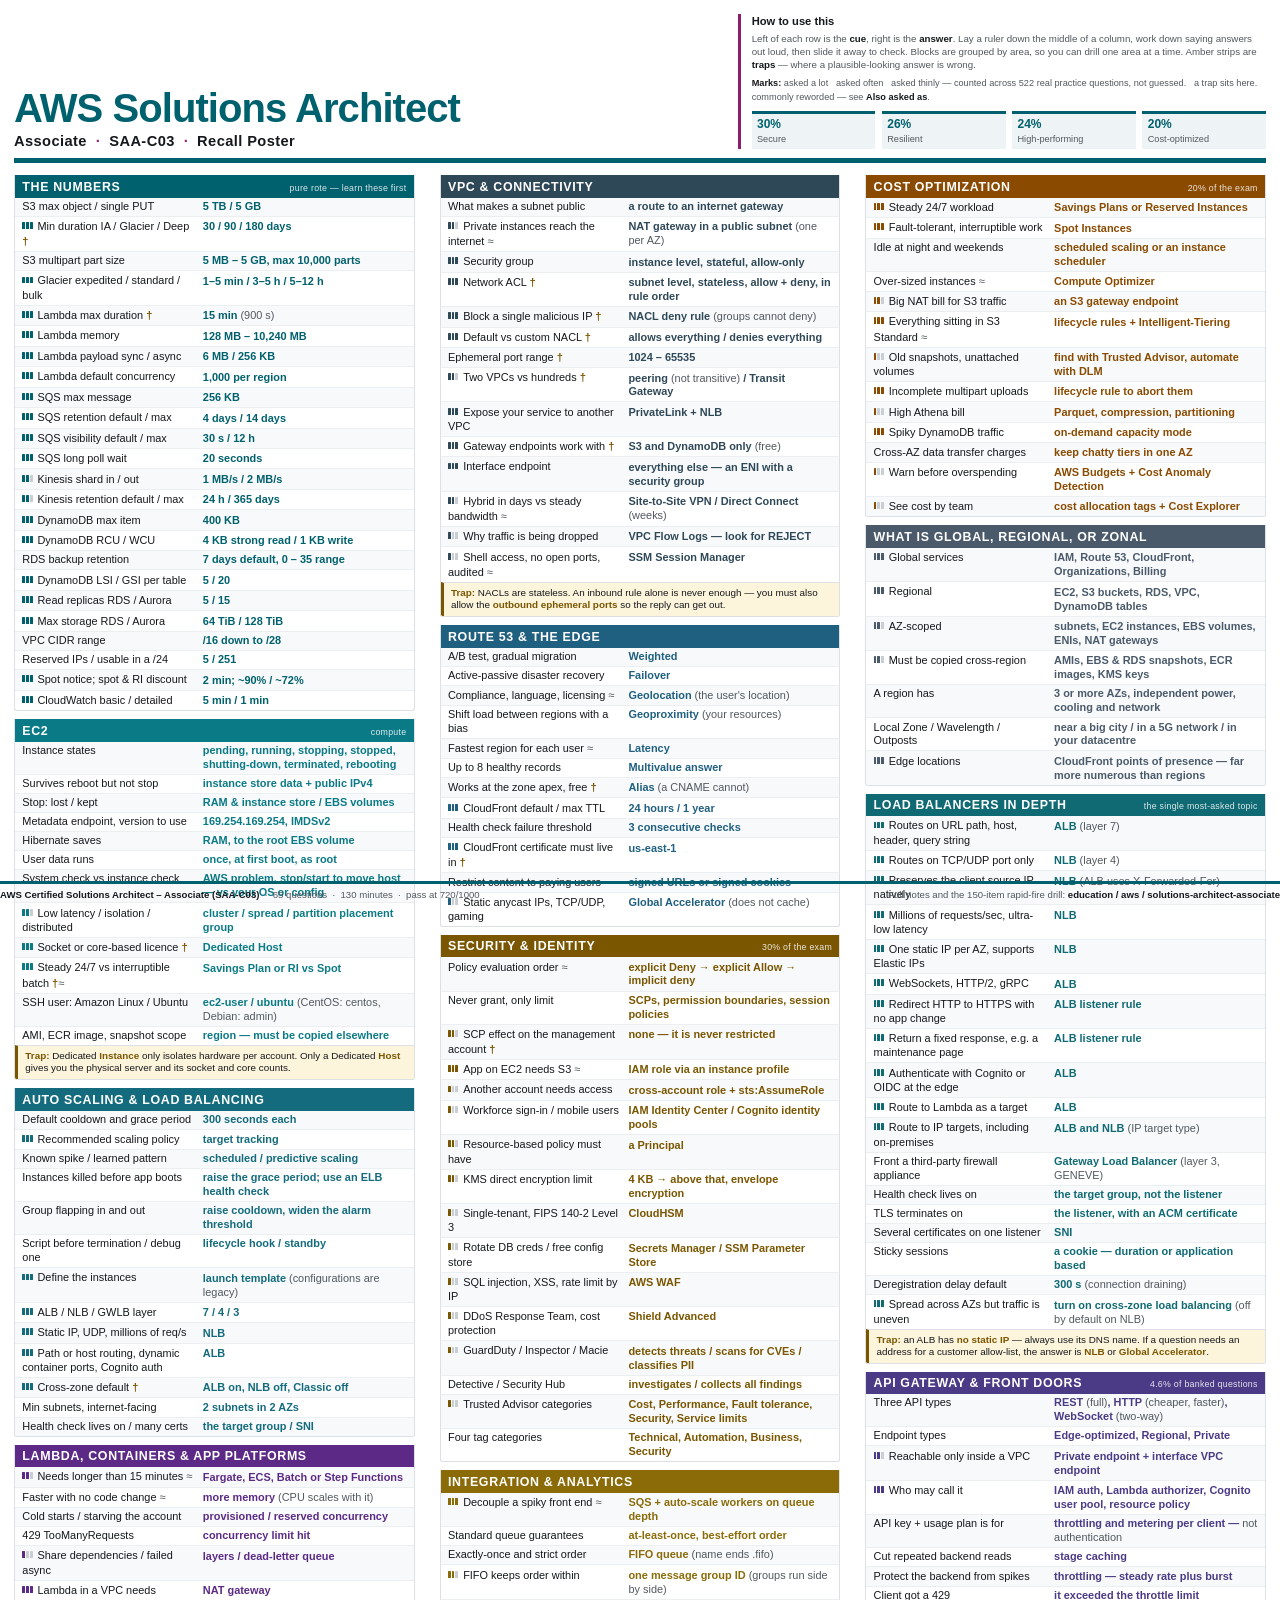
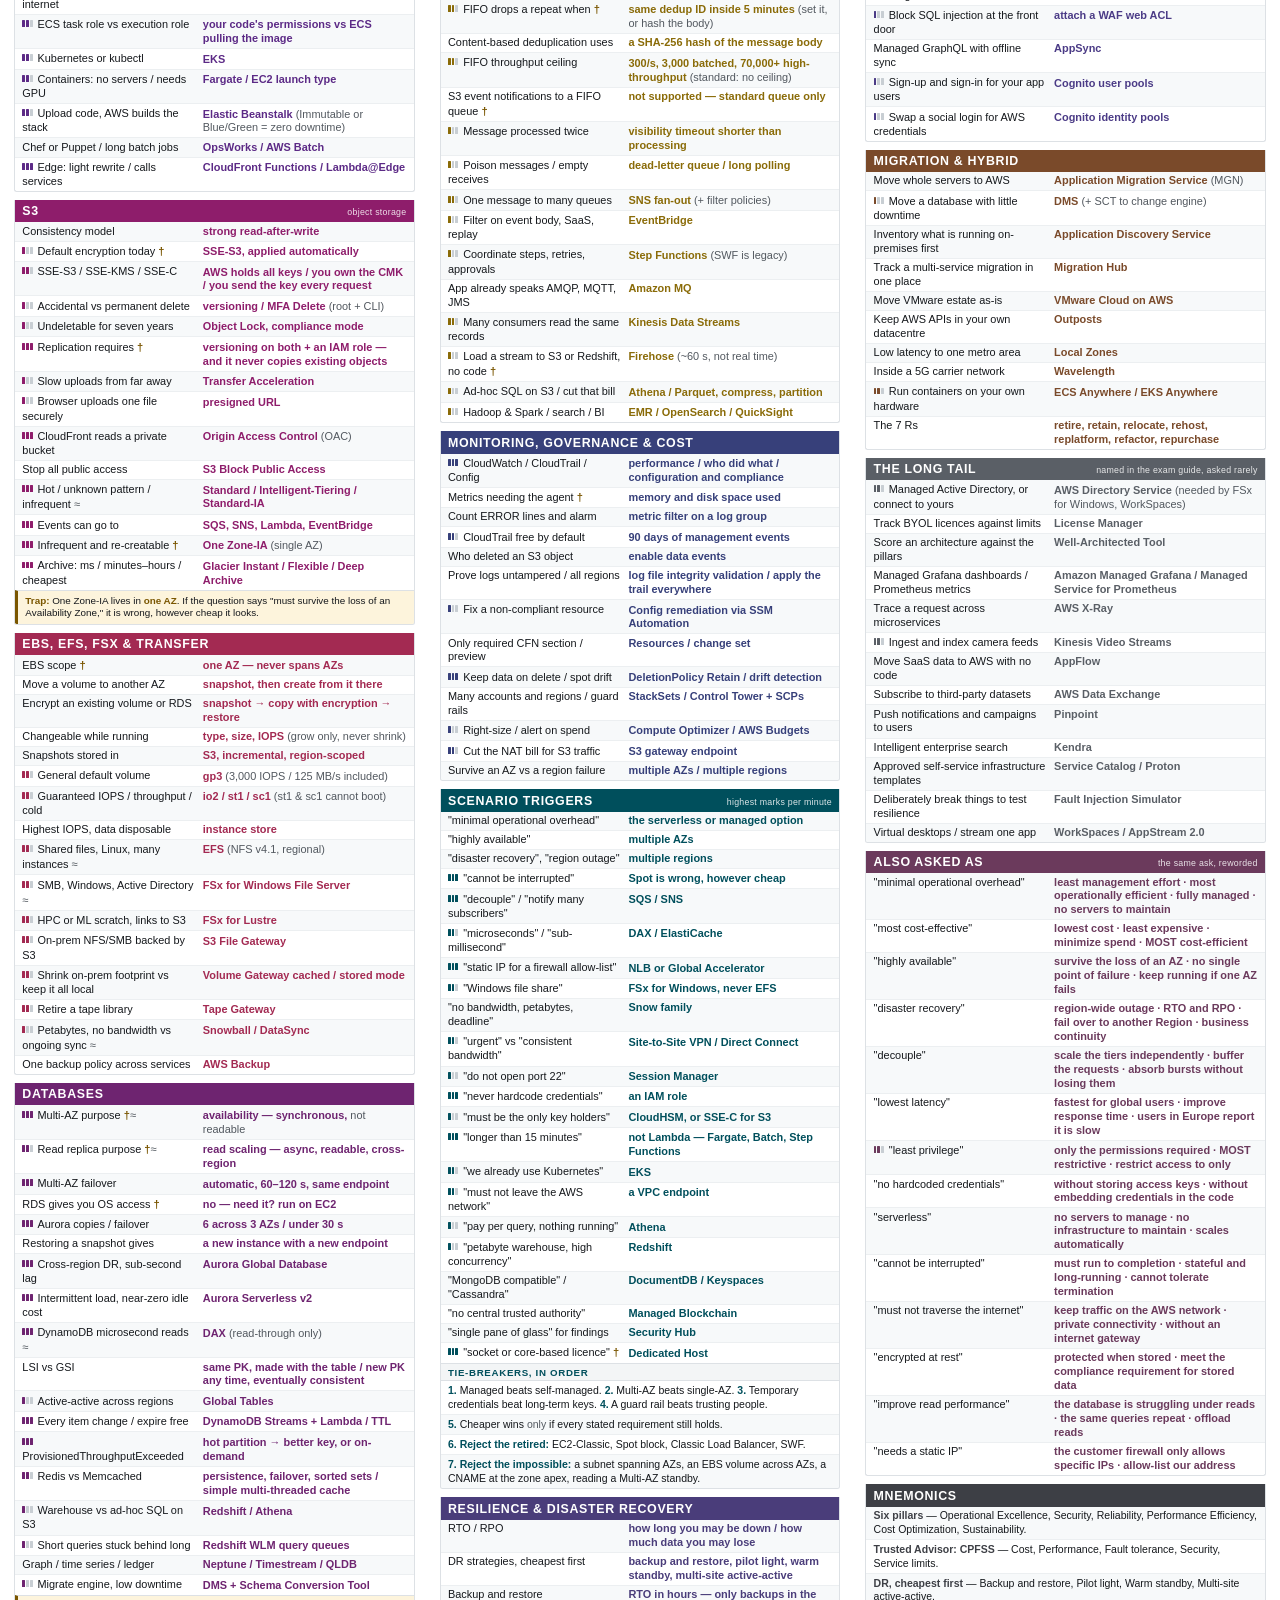
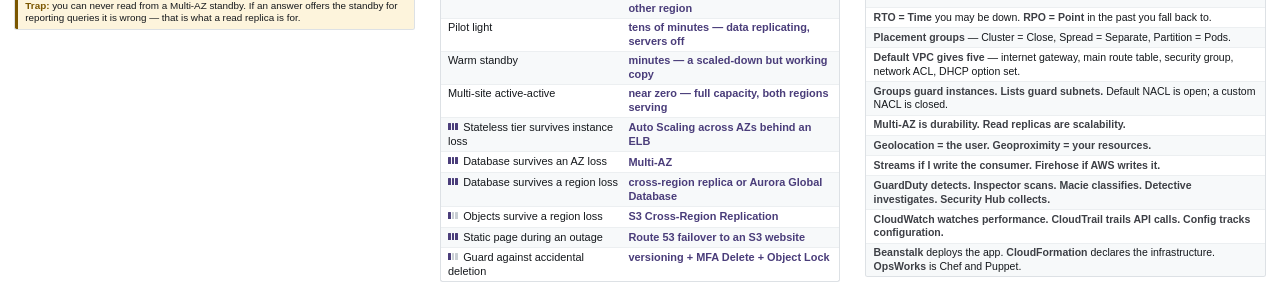
<file: docs/poster.html>
<!DOCTYPE html>
<html lang="en">
<head>
<meta charset="utf-8">
<title>AWS SAA-C03 Recall Poster</title>
<style>
/* ============================================================
   AWS Solutions Architect Associate (SAA-C03) — recall poster
   18 x 24 in portrait, three columns. Compact desk format.
   Palette is cyan / magenta / amber / slate only. Red and green
   are never used, and every block is labelled in text as well as
   coloured, so colour is never the only thing carrying meaning.
   ============================================================ */

@page { size: 18in 24in; margin: 0.42in 0.42in 0.34in 0.42in; }

/* Print variants. The build script sets <html data-cols="3|2|1">; each one
   picks its own page size and column count. 1-column is sized for reading on
   a phone, so it is narrow and very long rather than page-shaped. */
@media print {
  html[data-cols="2"] { }
  html[data-cols="1"] { }
}

:root {
  --ink:      #15181c;
  --ink-soft: #52585f;
  --rule:     #dde1e5;
  --paper:    #ffffff;

  --c-num:    #00616e;   /* deep cyan   */
  --c-ec2:    #0a7a86;   /* teal        */
  --c-scale:  #136b7d;   /* teal blue   */
  --c-lambda: #5c2a86;   /* violet      */
  --c-s3:     #8e1d6b;   /* magenta     */
  --c-block:  #a32a52;   /* rose-plum   */
  --c-db:     #6e2470;   /* plum        */
  --c-vpc:    #2f4858;   /* slate       */
  --c-edge:   #1f5f80;   /* steel blue  */
  --c-sec:    #7a5600;   /* dark amber  */
  --c-int:    #8a6b08;   /* olive amber */
  --c-ops:    #37407a;   /* indigo      */
  --c-trig:   #004f5c;   /* darkest cyan*/
  --c-mnem:   #3d3f45;   /* graphite    */
  --c-dr:     #4a3d7a;   /* indigo-violet */
  --c-cost:   #8a4a00;   /* burnt amber */
  --c-scope:  #4a5a6b;   /* light slate */
  --c-word:   #6b3a5c;   /* mauve */
  --c-elb:    #0f6a74;   /* teal-cyan  */
  --c-api:    #4b3b86;   /* indigo-violet */
  --c-mig:    #7a4a2a;   /* umber */
  --c-tail:   #5a5f66;   /* grey slate */
}

* { box-sizing: border-box; }

html, body {
  margin: 0; padding: 0;
  background: var(--paper);
  color: var(--ink);
  font-family: "Segoe UI", Verdana, Tahoma, "Helvetica Neue", Arial, sans-serif;
  -webkit-print-color-adjust: exact;
  print-color-adjust: exact;
}

/* ---------------- Masthead ---------------- */

.masthead {
  display: flex;
  align-items: flex-end;
  justify-content: space-between;
  gap: 0.32in;
  border-bottom: 4pt solid var(--c-num);
  padding-bottom: 7pt;
  margin-bottom: 9pt;
}
.mast-left h1 {
  font-size: 30pt;
  line-height: 0.97;
  letter-spacing: -0.7pt;
  margin: 0;
  color: var(--c-num);
}
.mast-left .sub {
  font-size: 11pt;
  font-weight: 600;
  color: var(--ink);
  margin: 4pt 0 0 0;
  letter-spacing: 0.3pt;
}
.mast-left .sub span { color: var(--c-s3); }

.legend {
  flex: 0 0 5.5in;
  font-size: 7.3pt;
  line-height: 1.33;
  color: var(--ink-soft);
  border-left: 2.5pt solid var(--c-s3);
  padding-left: 8pt;
}
.legend b { color: var(--ink); }
.legend .how {
  font-size: 8.4pt;
  color: var(--ink);
  font-weight: 700;
  display: block;
  margin-bottom: 3pt;
}
.legend .domains {
  margin-top: 5pt;
  display: flex;
  gap: 5pt;
  font-size: 6.9pt;
}
.legend .domains div {
  background: #eef3f5;
  border-top: 2.5pt solid var(--c-num);
  padding: 2.4pt 4pt;
  flex: 1;
}
.legend .domains b { display: block; font-size: 9pt; color: var(--c-num); }

/* ---------------- Column flow ---------------- */

.board {
  column-count: var(--cols, 3);
  column-gap: 0.26in;
  column-fill: auto;
  height: var(--board-h, 21.45in);
}

/* ---- print variants ---------------------------------------------------- */
html[data-cols="2"] { --cols: 2; --board-h: 21.6in; }
html[data-cols="1"] { --cols: 1; --board-h: auto; }

/* The 1-column sheet is read on a phone: no fixed height, no pinned footer,
   and a cue column that does not squeeze the answer into one word per line. */
html[data-cols="1"] .board { height: auto; }
html[data-cols="1"] .footer { position: static; }
html[data-cols="1"] .masthead { display: block; }
html[data-cols="1"] .legend { flex: none; margin-top: 8pt; padding-left: 7pt; }
html[data-cols="1"] .q { flex: 0 0 44%; }

/* ---- on screen: reflow to the window, so a phone gets one column free --- */
@media screen {
  body { max-width: 1600px; margin: 0 auto; padding: 14px; }
  .board { height: auto !important; column-fill: balance; }
  .footer { position: static; }
}
@media screen and (max-width: 1150px) {
  .board { column-count: 2; }
}
@media screen and (max-width: 760px) {
  .board { column-count: 1; }
  .masthead { display: block; }
  .legend { flex: none; margin-top: 10px; }
  .mast-left h1 { font-size: 22pt; }
  .q, .a { font-size: 10pt; }
  .q { flex: 0 0 44%; }
}

/* ---------------- Section blocks ---------------- */

section {
  break-inside: auto;
  page-break-inside: auto;
  margin: 0 0 6pt 0;
  border: 0.75pt solid var(--rule);
  border-top: 0;
  border-radius: 0 0 2pt 2pt;
  overflow: hidden;
}

section > h2 {
  margin: 0;
  padding: 3.4pt 5.5pt 3pt 5.5pt;
  font-size: 9.3pt;
  letter-spacing: 0.5pt;
  text-transform: uppercase;
  color: #fff;
  background: var(--accent);
  break-after: avoid;
  break-inside: avoid;
  display: flex;
  justify-content: space-between;
  align-items: baseline;
}
section > h2 .tag {
  font-size: 6.6pt;
  font-weight: 400;
  letter-spacing: 0.2pt;
  opacity: 0.86;
  text-transform: none;
}

/* sub-heading inside a section */
section > h3 {
  margin: 0;
  break-after: avoid;
  break-inside: avoid;
  padding: 2.2pt 5.5pt 2pt 5.5pt;
  font-size: 7.3pt;
  letter-spacing: 0.5pt;
  text-transform: uppercase;
  color: var(--accent);
  background: #f3f5f6;
  border-top: 0.75pt solid var(--rule);
  border-bottom: 0.75pt solid var(--rule);
}

.qa { display: flex; align-items: baseline; padding: 1.6pt 5.5pt; break-inside: avoid; }
.qa:nth-child(even) { background: #f7f9fa; }
.qa + .qa { border-top: 0.5pt solid #eceff1; }

.q {
  flex: 0 0 47%;
  padding-right: 6pt;
  font-size: 8.2pt;
  line-height: 1.27;
  color: var(--ink);
}
.a {
  flex: 1;
  font-size: 8.2pt;
  line-height: 1.27;
  font-weight: 700;
  color: var(--accent);
}
.a .lo { font-weight: 400; color: var(--ink-soft); }

/* trap / emphasis strip */
.trap {
  break-inside: avoid;
  padding: 3pt 5.5pt;
  background: #fdf4dc;
  border-top: 0.75pt solid var(--rule);
  border-left: 2.5pt solid var(--c-sec);
  font-size: 7.4pt;
  line-height: 1.28;
}
.trap b { color: var(--c-sec); }

/* accent assignment */
.s-num    { --accent: var(--c-num); }
.s-ec2    { --accent: var(--c-ec2); }
.s-scale  { --accent: var(--c-scale); }
.s-lambda { --accent: var(--c-lambda); }
.s-s3     { --accent: var(--c-s3); }
.s-block  { --accent: var(--c-block); }
.s-db     { --accent: var(--c-db); }
.s-vpc    { --accent: var(--c-vpc); }
.s-edge   { --accent: var(--c-edge); }
.s-sec    { --accent: var(--c-sec); }
.s-int    { --accent: var(--c-int); }
.s-ops    { --accent: var(--c-ops); }
.s-trig   { --accent: var(--c-trig); }
.s-mnem   { --accent: var(--c-mnem); }
.s-dr     { --accent: var(--c-dr); }
.s-cost   { --accent: var(--c-cost); }
.s-scope  { --accent: var(--c-scope); }
.s-word   { --accent: var(--c-word); }
.s-elb    { --accent: var(--c-elb); }
.s-api    { --accent: var(--c-api); }
.s-mig    { --accent: var(--c-mig); }
.s-tail   { --accent: var(--c-tail); }

/* mnemonic rows read as one line, not a split */
.mn { padding: 2.1pt 5.5pt; font-size: 7.9pt; line-height: 1.29; break-inside: avoid; }
.mn:nth-child(even) { background: #f7f9fa; }
.mn + .mn { border-top: 0.5pt solid #eceff1; }
.mn b { color: var(--accent); }
.mn i { font-style: normal; color: var(--ink-soft); }

/* ---------------- Recall marks ----------------
   Three marks, all drawn or typographic rather than colour-coded, so they
   survive a black-and-white print and do not depend on seeing hue.
     .y3/.y2/.y1  how often the bank asks this - three bars, filled by tier
     .tr          a trap sits next to this fact
     .alt         commonly reworded; see "Also asked as"
   ------------------------------------------------ */
.yq { display: inline-block; white-space: nowrap; margin-right: 3pt; vertical-align: 1pt; }
.yq i {
  display: inline-block;
  width: 2.1pt; height: 5.2pt;
  margin-right: 0.7pt;
  background: #c8ced3;
  border-radius: 0.4pt;
}
.y3 i { background: var(--accent); }
.y2 i:nth-child(-n+2) { background: var(--accent); }
.y1 i:nth-child(1) { background: var(--accent); }

.mk { font-weight: 700; color: var(--c-sec); font-size: 8.4pt; }
.mk.alt { color: var(--ink-soft); font-weight: 400; }

.legend .marks { margin-top: 4pt; font-size: 6.9pt; line-height: 1.5; }
.legend .marks b { color: var(--ink); }
.legend .marks .yq i { background: #8a8f95; }

/* ---------------- Footer ---------------- */

.footer {
  position: fixed;
  left: 0; right: 0; bottom: 0;
  margin-top: 0;
  border-top: 2.5pt solid var(--c-num);
  padding-top: 4pt;
  font-size: 7.2pt;
  color: var(--ink-soft);
  display: flex;
  justify-content: space-between;
}
.footer b { color: var(--ink); }
</style>
</head>
<body>

<div class="masthead">
  <div class="mast-left">
    <h1>AWS Solutions Architect</h1>
    <p class="sub">Associate &nbsp;<span>&middot;</span>&nbsp; SAA-C03 &nbsp;<span>&middot;</span>&nbsp; Recall Poster</p>
  </div>
  <div class="legend">
    <span class="how">How to use this</span>
    Left of each row is the <b>cue</b>, right is the <b>answer</b>. Lay a ruler down the middle of a
    column, work down saying answers out loud, then slide it away to check. Blocks are grouped by
    area, so you can drill one area at a time. Amber strips are <b>traps</b> &mdash; where a
    plausible-looking answer is wrong.
    <div class="marks">
      <b>Marks:</b>
      asked a lot &nbsp;
      asked often &nbsp;
      asked thinly &mdash; counted across 522 real practice questions, not guessed.
      &nbsp; a trap sits here.
      &nbsp; commonly reworded &mdash; see <b>Also asked as</b>.
    </div>
    <div class="domains">
      <div><b>30%</b> Secure</div>
      <div><b>26%</b> Resilient</div>
      <div><b>24%</b> High-performing</div>
      <div><b>20%</b> Cost-optimized</div>
    </div>
  </div>
</div>

<div class="board">

<!-- ============ NUMBERS ============ -->
<section class="s-num">
  <h2>The numbers<span class="tag">pure rote &mdash; learn these first</span></h2>
  <div class="qa"><div class="q">S3 max object / single PUT</div><div class="a">5 TB / 5 GB</div></div>
  <div class="qa"><div class="q"><span class="yq y3"><i></i><i></i><i></i></span>Min duration IA / Glacier / Deep <span class="mk">&dagger;</span></div><div class="a">30 / 90 / 180 days</div></div>
  <div class="qa"><div class="q">S3 multipart part size</div><div class="a">5 MB &ndash; 5 GB, max 10,000 parts</div></div>
  <div class="qa"><div class="q"><span class="yq y3"><i></i><i></i><i></i></span>Glacier expedited / standard / bulk</div><div class="a">1&ndash;5 min / 3&ndash;5 h / 5&ndash;12 h</div></div>
  <div class="qa"><div class="q"><span class="yq y3"><i></i><i></i><i></i></span>Lambda max duration <span class="mk">&dagger;</span></div><div class="a">15 min <span class="lo">(900 s)</span></div></div>
  <div class="qa"><div class="q"><span class="yq y3"><i></i><i></i><i></i></span>Lambda memory</div><div class="a">128 MB &ndash; 10,240 MB</div></div>
  <div class="qa"><div class="q"><span class="yq y3"><i></i><i></i><i></i></span>Lambda payload sync / async</div><div class="a">6 MB / 256 KB</div></div>
  <div class="qa"><div class="q"><span class="yq y3"><i></i><i></i><i></i></span>Lambda default concurrency</div><div class="a">1,000 per region</div></div>
  <div class="qa"><div class="q"><span class="yq y3"><i></i><i></i><i></i></span>SQS max message</div><div class="a">256 KB</div></div>
  <div class="qa"><div class="q"><span class="yq y3"><i></i><i></i><i></i></span>SQS retention default / max</div><div class="a">4 days / 14 days</div></div>
  <div class="qa"><div class="q"><span class="yq y3"><i></i><i></i><i></i></span>SQS visibility default / max</div><div class="a">30 s / 12 h</div></div>
  <div class="qa"><div class="q"><span class="yq y3"><i></i><i></i><i></i></span>SQS long poll wait</div><div class="a">20 seconds</div></div>
  <div class="qa"><div class="q"><span class="yq y2"><i></i><i></i><i></i></span>Kinesis shard in / out</div><div class="a">1 MB/s / 2 MB/s</div></div>
  <div class="qa"><div class="q"><span class="yq y2"><i></i><i></i><i></i></span>Kinesis retention default / max</div><div class="a">24 h / 365 days</div></div>
  <div class="qa"><div class="q"><span class="yq y3"><i></i><i></i><i></i></span>DynamoDB max item</div><div class="a">400 KB</div></div>
  <div class="qa"><div class="q"><span class="yq y3"><i></i><i></i><i></i></span>DynamoDB RCU / WCU</div><div class="a">4 KB strong read / 1 KB write</div></div>
  <div class="qa"><div class="q">RDS backup retention</div><div class="a">7 days default, 0 &ndash; 35 range</div></div>
  <div class="qa"><div class="q"><span class="yq y3"><i></i><i></i><i></i></span>DynamoDB LSI / GSI per table</div><div class="a">5 / 20</div></div>
  <div class="qa"><div class="q"><span class="yq y3"><i></i><i></i><i></i></span>Read replicas RDS / Aurora</div><div class="a">5 / 15</div></div>
  <div class="qa"><div class="q"><span class="yq y3"><i></i><i></i><i></i></span>Max storage RDS / Aurora</div><div class="a">64 TiB / 128 TiB</div></div>
  <div class="qa"><div class="q">VPC CIDR range</div><div class="a">/16 down to /28</div></div>
  <div class="qa"><div class="q">Reserved IPs / usable in a /24</div><div class="a">5 / 251</div></div>
  <div class="qa"><div class="q"><span class="yq y3"><i></i><i></i><i></i></span>Spot notice; spot &amp; RI discount</div><div class="a">2 min; ~90% / ~72%</div></div>
  <div class="qa"><div class="q"><span class="yq y3"><i></i><i></i><i></i></span>CloudWatch basic / detailed</div><div class="a">5 min / 1 min</div></div>
</section>

<!-- ============ EC2 ============ -->
<section class="s-ec2">
  <h2>EC2<span class="tag">compute</span></h2>
  <div class="qa"><div class="q">Instance states</div><div class="a">pending, running, stopping, stopped, shutting-down, terminated, rebooting</div></div>
  <div class="qa"><div class="q">Survives reboot but not stop</div><div class="a">instance store data + public IPv4</div></div>
  <div class="qa"><div class="q">Stop: lost / kept</div><div class="a">RAM &amp; instance store / EBS volumes</div></div>
  <div class="qa"><div class="q">Metadata endpoint, version to use</div><div class="a">169.254.169.254, IMDSv2</div></div>
  <div class="qa"><div class="q">Hibernate saves</div><div class="a">RAM, to the root EBS volume</div></div>
  <div class="qa"><div class="q">User data runs</div><div class="a">once, at first boot, as root</div></div>
  <div class="qa"><div class="q">System check vs instance check</div><div class="a">AWS problem, stop/start to move host &mdash; vs your OS or config</div></div>
  <div class="qa"><div class="q"><span class="yq y2"><i></i><i></i><i></i></span>Low latency / isolation / distributed</div><div class="a">cluster / spread / partition placement group</div></div>
  <div class="qa"><div class="q"><span class="yq y3"><i></i><i></i><i></i></span>Socket or core-based licence <span class="mk">&dagger;</span></div><div class="a">Dedicated Host</div></div>
  <div class="qa"><div class="q"><span class="yq y3"><i></i><i></i><i></i></span>Steady 24/7 vs interruptible batch <span class="mk">&dagger;</span><span class="mk alt">&asymp;</span></div><div class="a">Savings Plan or RI vs Spot</div></div>
  <div class="qa"><div class="q">SSH user: Amazon Linux / Ubuntu</div><div class="a">ec2-user / ubuntu <span class="lo">(CentOS: centos, Debian: admin)</span></div></div>
  <div class="qa"><div class="q">AMI, ECR image, snapshot scope</div><div class="a">region &mdash; must be copied elsewhere</div></div>
  <div class="trap"><b>Trap:</b> Dedicated <b>Instance</b> only isolates hardware per account. Only a Dedicated <b>Host</b> gives you the physical server and its socket and core counts.</div>
</section>

<!-- ============ SCALING + ELB ============ -->
<section class="s-scale">
  <h2>Auto Scaling &amp; load balancing</h2>
  <div class="qa"><div class="q">Default cooldown and grace period</div><div class="a">300 seconds each</div></div>
  <div class="qa"><div class="q"><span class="yq y3"><i></i><i></i><i></i></span>Recommended scaling policy</div><div class="a">target tracking</div></div>
  <div class="qa"><div class="q">Known spike / learned pattern</div><div class="a">scheduled / predictive scaling</div></div>
  <div class="qa"><div class="q">Instances killed before app boots</div><div class="a">raise the grace period; use an ELB health check</div></div>
  <div class="qa"><div class="q">Group flapping in and out</div><div class="a">raise cooldown, widen the alarm threshold</div></div>
  <div class="qa"><div class="q">Script before termination / debug one</div><div class="a">lifecycle hook / standby</div></div>
  <div class="qa"><div class="q"><span class="yq y3"><i></i><i></i><i></i></span>Define the instances</div><div class="a">launch template <span class="lo">(configurations are legacy)</span></div></div>
  <div class="qa"><div class="q"><span class="yq y3"><i></i><i></i><i></i></span>ALB / NLB / GWLB layer</div><div class="a">7 / 4 / 3</div></div>
  <div class="qa"><div class="q"><span class="yq y3"><i></i><i></i><i></i></span>Static IP, UDP, millions of req/s</div><div class="a">NLB</div></div>
  <div class="qa"><div class="q"><span class="yq y3"><i></i><i></i><i></i></span>Path or host routing, dynamic container ports, Cognito auth</div><div class="a">ALB</div></div>
  <div class="qa"><div class="q"><span class="yq y3"><i></i><i></i><i></i></span>Cross-zone default <span class="mk">&dagger;</span></div><div class="a">ALB on, NLB off, Classic off</div></div>
  <div class="qa"><div class="q">Min subnets, internet-facing</div><div class="a">2 subnets in 2 AZs</div></div>
  <div class="qa"><div class="q">Health check lives on / many certs</div><div class="a">the target group / SNI</div></div>
</section>

<!-- ============ LAMBDA ============ -->
<section class="s-lambda">
  <h2>Lambda, containers &amp; app platforms</h2>
  <div class="qa"><div class="q"><span class="yq y2"><i></i><i></i><i></i></span>Needs longer than 15 minutes <span class="mk alt">&asymp;</span></div><div class="a">Fargate, ECS, Batch or Step Functions</div></div>
  <div class="qa"><div class="q">Faster with no code change <span class="mk alt">&asymp;</span></div><div class="a">more memory <span class="lo">(CPU scales with it)</span></div></div>
  <div class="qa"><div class="q">Cold starts / starving the account</div><div class="a">provisioned / reserved concurrency</div></div>
  <div class="qa"><div class="q">429 TooManyRequests</div><div class="a">concurrency limit hit</div></div>
  <div class="qa"><div class="q"><span class="yq y1"><i></i><i></i><i></i></span>Share dependencies / failed async</div><div class="a">layers / dead-letter queue</div></div>
  <div class="qa"><div class="q"><span class="yq y3"><i></i><i></i><i></i></span>Lambda in a VPC needs internet</div><div class="a">NAT gateway</div></div>
  <div class="qa"><div class="q"><span class="yq y2"><i></i><i></i><i></i></span>ECS task role vs execution role</div><div class="a">your code's permissions vs ECS pulling the image</div></div>
  <div class="qa"><div class="q"><span class="yq y2"><i></i><i></i><i></i></span>Kubernetes or kubectl</div><div class="a">EKS</div></div>
  <div class="qa"><div class="q"><span class="yq y2"><i></i><i></i><i></i></span>Containers: no servers / needs GPU</div><div class="a">Fargate / EC2 launch type</div></div>
  <div class="qa"><div class="q"><span class="yq y2"><i></i><i></i><i></i></span>Upload code, AWS builds the stack</div><div class="a">Elastic Beanstalk <span class="lo">(Immutable or Blue/Green = zero downtime)</span></div></div>
  <div class="qa"><div class="q">Chef or Puppet / long batch jobs</div><div class="a">OpsWorks / AWS Batch</div></div>
  <div class="qa"><div class="q"><span class="yq y3"><i></i><i></i><i></i></span>Edge: light rewrite / calls services</div><div class="a">CloudFront Functions / Lambda@Edge</div></div>
</section>

<!-- ============ S3 ============ -->
<section class="s-s3">
  <h2>S3<span class="tag">object storage</span></h2>
  <div class="qa"><div class="q">Consistency model</div><div class="a">strong read-after-write</div></div>
  <div class="qa"><div class="q"><span class="yq y1"><i></i><i></i><i></i></span>Default encryption today <span class="mk">&dagger;</span></div><div class="a">SSE-S3, applied automatically</div></div>
  <div class="qa"><div class="q"><span class="yq y2"><i></i><i></i><i></i></span>SSE-S3 / SSE-KMS / SSE-C</div><div class="a">AWS holds all keys / you own the CMK / you send the key every request</div></div>
  <div class="qa"><div class="q"><span class="yq y1"><i></i><i></i><i></i></span>Accidental vs permanent delete</div><div class="a">versioning / MFA Delete <span class="lo">(root + CLI)</span></div></div>
  <div class="qa"><div class="q"><span class="yq y1"><i></i><i></i><i></i></span>Undeletable for seven years</div><div class="a">Object Lock, compliance mode</div></div>
  <div class="qa"><div class="q"><span class="yq y3"><i></i><i></i><i></i></span>Replication requires <span class="mk">&dagger;</span></div><div class="a">versioning on both + an IAM role &mdash; and it never copies existing objects</div></div>
  <div class="qa"><div class="q"><span class="yq y1"><i></i><i></i><i></i></span>Slow uploads from far away</div><div class="a">Transfer Acceleration</div></div>
  <div class="qa"><div class="q"><span class="yq y1"><i></i><i></i><i></i></span>Browser uploads one file securely</div><div class="a">presigned URL</div></div>
  <div class="qa"><div class="q"><span class="yq y3"><i></i><i></i><i></i></span>CloudFront reads a private bucket</div><div class="a">Origin Access Control <span class="lo">(OAC)</span></div></div>
  <div class="qa"><div class="q">Stop all public access</div><div class="a">S3 Block Public Access</div></div>
  <div class="qa"><div class="q"><span class="yq y3"><i></i><i></i><i></i></span>Hot / unknown pattern / infrequent <span class="mk alt">&asymp;</span></div><div class="a">Standard / Intelligent-Tiering / Standard-IA</div></div>
  <div class="qa"><div class="q"><span class="yq y3"><i></i><i></i><i></i></span>Events can go to</div><div class="a">SQS, SNS, Lambda, EventBridge</div></div>
  <div class="qa"><div class="q"><span class="yq y3"><i></i><i></i><i></i></span>Infrequent and re-creatable <span class="mk">&dagger;</span></div><div class="a">One Zone-IA <span class="lo">(single AZ)</span></div></div>
  <div class="qa"><div class="q"><span class="yq y3"><i></i><i></i><i></i></span>Archive: ms / minutes&ndash;hours / cheapest</div><div class="a">Glacier Instant / Flexible / Deep Archive</div></div>
  <div class="trap"><b>Trap:</b> One Zone-IA lives in <b>one AZ</b>. If the question says "must survive the loss of an Availability Zone," it is wrong, however cheap it looks.</div>
</section>

<!-- ============ BLOCK + FILE ============ -->
<section class="s-block">
  <h2>EBS, EFS, FSx &amp; transfer</h2>
  <div class="qa"><div class="q">EBS scope <span class="mk">&dagger;</span></div><div class="a">one AZ &mdash; never spans AZs</div></div>
  <div class="qa"><div class="q">Move a volume to another AZ</div><div class="a">snapshot, then create from it there</div></div>
  <div class="qa"><div class="q">Encrypt an existing volume or RDS</div><div class="a">snapshot &rarr; copy with encryption &rarr; restore</div></div>
  <div class="qa"><div class="q">Changeable while running</div><div class="a">type, size, IOPS <span class="lo">(grow only, never shrink)</span></div></div>
  <div class="qa"><div class="q">Snapshots stored in</div><div class="a">S3, incremental, region-scoped</div></div>
  <div class="qa"><div class="q"><span class="yq y2"><i></i><i></i><i></i></span>General default volume</div><div class="a">gp3 <span class="lo">(3,000 IOPS / 125 MB/s included)</span></div></div>
  <div class="qa"><div class="q"><span class="yq y2"><i></i><i></i><i></i></span>Guaranteed IOPS / throughput / cold</div><div class="a">io2 / st1 / sc1 <span class="lo">(st1 &amp; sc1 cannot boot)</span></div></div>
  <div class="qa"><div class="q">Highest IOPS, data disposable</div><div class="a">instance store</div></div>
  <div class="qa"><div class="q"><span class="yq y2"><i></i><i></i><i></i></span>Shared files, Linux, many instances <span class="mk alt">&asymp;</span></div><div class="a">EFS <span class="lo">(NFS v4.1, regional)</span></div></div>
  <div class="qa"><div class="q"><span class="yq y2"><i></i><i></i><i></i></span>SMB, Windows, Active Directory <span class="mk alt">&asymp;</span></div><div class="a">FSx for Windows File Server</div></div>
  <div class="qa"><div class="q"><span class="yq y2"><i></i><i></i><i></i></span>HPC or ML scratch, links to S3</div><div class="a">FSx for Lustre</div></div>
  <div class="qa"><div class="q"><span class="yq y2"><i></i><i></i><i></i></span>On-prem NFS/SMB backed by S3</div><div class="a">S3 File Gateway</div></div>
  <div class="qa"><div class="q"><span class="yq y2"><i></i><i></i><i></i></span>Shrink on-prem footprint vs keep it all local</div><div class="a">Volume Gateway cached / stored mode</div></div>
  <div class="qa"><div class="q"><span class="yq y2"><i></i><i></i><i></i></span>Retire a tape library</div><div class="a">Tape Gateway</div></div>
  <div class="qa"><div class="q"><span class="yq y1"><i></i><i></i><i></i></span>Petabytes, no bandwidth vs ongoing sync <span class="mk alt">&asymp;</span></div><div class="a">Snowball / DataSync</div></div>
  <div class="qa"><div class="q">One backup policy across services</div><div class="a">AWS Backup</div></div>
</section>

<!-- ============ DATABASES ============ -->
<section class="s-db">
  <h2>Databases</h2>
  <div class="qa"><div class="q"><span class="yq y3"><i></i><i></i><i></i></span>Multi-AZ purpose <span class="mk">&dagger;</span><span class="mk alt">&asymp;</span></div><div class="a">availability &mdash; synchronous, <span class="lo">not readable</span></div></div>
  <div class="qa"><div class="q"><span class="yq y2"><i></i><i></i><i></i></span>Read replica purpose <span class="mk">&dagger;</span><span class="mk alt">&asymp;</span></div><div class="a">read scaling &mdash; async, readable, cross-region</div></div>
  <div class="qa"><div class="q"><span class="yq y3"><i></i><i></i><i></i></span>Multi-AZ failover</div><div class="a">automatic, 60&ndash;120 s, same endpoint</div></div>
  <div class="qa"><div class="q">RDS gives you OS access <span class="mk">&dagger;</span></div><div class="a">no &mdash; need it? run on EC2</div></div>
  <div class="qa"><div class="q"><span class="yq y3"><i></i><i></i><i></i></span>Aurora copies / failover</div><div class="a">6 across 3 AZs / under 30 s</div></div>
  <div class="qa"><div class="q">Restoring a snapshot gives</div><div class="a">a new instance with a new endpoint</div></div>
  <div class="qa"><div class="q"><span class="yq y3"><i></i><i></i><i></i></span>Cross-region DR, sub-second lag</div><div class="a">Aurora Global Database</div></div>
  <div class="qa"><div class="q"><span class="yq y3"><i></i><i></i><i></i></span>Intermittent load, near-zero idle cost</div><div class="a">Aurora Serverless v2</div></div>
  <div class="qa"><div class="q"><span class="yq y3"><i></i><i></i><i></i></span>DynamoDB microsecond reads <span class="mk alt">&asymp;</span></div><div class="a">DAX <span class="lo">(read-through only)</span></div></div>
  <div class="qa"><div class="q">LSI vs GSI</div><div class="a">same PK, made with the table / new PK any time, eventually consistent</div></div>
  <div class="qa"><div class="q"><span class="yq y1"><i></i><i></i><i></i></span>Active-active across regions</div><div class="a">Global Tables</div></div>
  <div class="qa"><div class="q"><span class="yq y3"><i></i><i></i><i></i></span>Every item change / expire free</div><div class="a">DynamoDB Streams + Lambda / TTL</div></div>
  <div class="qa"><div class="q"><span class="yq y3"><i></i><i></i><i></i></span>ProvisionedThroughputExceeded</div><div class="a">hot partition &rarr; better key, or on-demand</div></div>
  <div class="qa"><div class="q"><span class="yq y2"><i></i><i></i><i></i></span>Redis vs Memcached</div><div class="a">persistence, failover, sorted sets / simple multi-threaded cache</div></div>
  <div class="qa"><div class="q"><span class="yq y1"><i></i><i></i><i></i></span>Warehouse vs ad-hoc SQL on S3</div><div class="a">Redshift / Athena</div></div>
  <div class="qa"><div class="q"><span class="yq y1"><i></i><i></i><i></i></span>Short queries stuck behind long</div><div class="a">Redshift WLM query queues</div></div>
  <div class="qa"><div class="q">Graph / time series / ledger</div><div class="a">Neptune / Timestream / QLDB</div></div>
  <div class="qa"><div class="q"><span class="yq y1"><i></i><i></i><i></i></span>Migrate engine, low downtime</div><div class="a">DMS + Schema Conversion Tool</div></div>
  <div class="trap"><b>Trap:</b> you can never read from a Multi-AZ standby. If an answer offers the standby for reporting queries it is wrong &mdash; that is what a read replica is for.</div>
</section>

<!-- ============ VPC ============ -->
<section class="s-vpc">
  <h2>VPC &amp; connectivity</h2>
  <div class="qa"><div class="q">What makes a subnet public</div><div class="a">a route to an internet gateway</div></div>
  <div class="qa"><div class="q"><span class="yq y2"><i></i><i></i><i></i></span>Private instances reach the internet <span class="mk alt">&asymp;</span></div><div class="a">NAT gateway in a public subnet <span class="lo">(one per AZ)</span></div></div>
  <div class="qa"><div class="q"><span class="yq y3"><i></i><i></i><i></i></span>Security group</div><div class="a">instance level, stateful, allow-only</div></div>
  <div class="qa"><div class="q"><span class="yq y3"><i></i><i></i><i></i></span>Network ACL <span class="mk">&dagger;</span></div><div class="a">subnet level, stateless, allow + deny, in rule order</div></div>
  <div class="qa"><div class="q"><span class="yq y3"><i></i><i></i><i></i></span>Block a single malicious IP <span class="mk">&dagger;</span></div><div class="a">NACL deny rule <span class="lo">(groups cannot deny)</span></div></div>
  <div class="qa"><div class="q"><span class="yq y3"><i></i><i></i><i></i></span>Default vs custom NACL <span class="mk">&dagger;</span></div><div class="a">allows everything / denies everything</div></div>
  <div class="qa"><div class="q">Ephemeral port range <span class="mk">&dagger;</span></div><div class="a">1024 &ndash; 65535</div></div>
  <div class="qa"><div class="q"><span class="yq y2"><i></i><i></i><i></i></span>Two VPCs vs hundreds <span class="mk">&dagger;</span></div><div class="a">peering <span class="lo">(not transitive)</span> / Transit Gateway</div></div>
  <div class="qa"><div class="q"><span class="yq y3"><i></i><i></i><i></i></span>Expose your service to another VPC</div><div class="a">PrivateLink + NLB</div></div>
  <div class="qa"><div class="q"><span class="yq y3"><i></i><i></i><i></i></span>Gateway endpoints work with <span class="mk">&dagger;</span></div><div class="a">S3 and DynamoDB only <span class="lo">(free)</span></div></div>
  <div class="qa"><div class="q"><span class="yq y3"><i></i><i></i><i></i></span>Interface endpoint</div><div class="a">everything else &mdash; an ENI with a security group</div></div>
  <div class="qa"><div class="q"><span class="yq y2"><i></i><i></i><i></i></span>Hybrid in days vs steady bandwidth <span class="mk alt">&asymp;</span></div><div class="a">Site-to-Site VPN / Direct Connect <span class="lo">(weeks)</span></div></div>
  <div class="qa"><div class="q"><span class="yq y1"><i></i><i></i><i></i></span>Why traffic is being dropped</div><div class="a">VPC Flow Logs &mdash; look for REJECT</div></div>
  <div class="qa"><div class="q"><span class="yq y1"><i></i><i></i><i></i></span>Shell access, no open ports, audited <span class="mk alt">&asymp;</span></div><div class="a">SSM Session Manager</div></div>
  <div class="trap"><b>Trap:</b> NACLs are stateless. An inbound rule alone is never enough &mdash; you must also allow the <b>outbound ephemeral ports</b> so the reply can get out.</div>
</section>

<!-- ============ EDGE ============ -->
<section class="s-edge">
  <h2>Route 53 &amp; the edge</h2>
  <div class="qa"><div class="q">A/B test, gradual migration</div><div class="a">Weighted</div></div>
  <div class="qa"><div class="q">Active-passive disaster recovery</div><div class="a">Failover</div></div>
  <div class="qa"><div class="q">Compliance, language, licensing <span class="mk alt">&asymp;</span></div><div class="a">Geolocation <span class="lo">(the user's location)</span></div></div>
  <div class="qa"><div class="q">Shift load between regions with a bias</div><div class="a">Geoproximity <span class="lo">(your resources)</span></div></div>
  <div class="qa"><div class="q">Fastest region for each user <span class="mk alt">&asymp;</span></div><div class="a">Latency</div></div>
  <div class="qa"><div class="q">Up to 8 healthy records</div><div class="a">Multivalue answer</div></div>
  <div class="qa"><div class="q">Works at the zone apex, free <span class="mk">&dagger;</span></div><div class="a">Alias <span class="lo">(a CNAME cannot)</span></div></div>
  <div class="qa"><div class="q"><span class="yq y3"><i></i><i></i><i></i></span>CloudFront default / max TTL</div><div class="a">24 hours / 1 year</div></div>
  <div class="qa"><div class="q">Health check failure threshold</div><div class="a">3 consecutive checks</div></div>
  <div class="qa"><div class="q"><span class="yq y3"><i></i><i></i><i></i></span>CloudFront certificate must live in <span class="mk">&dagger;</span></div><div class="a">us-east-1</div></div>
  <div class="qa"><div class="q">Restrict content to paying users</div><div class="a">signed URLs or signed cookies</div></div>
  <div class="qa"><div class="q"><span class="yq y1"><i></i><i></i><i></i></span>Static anycast IPs, TCP/UDP, gaming</div><div class="a">Global Accelerator <span class="lo">(does not cache)</span></div></div>
</section>

<!-- ============ SECURITY ============ -->
<section class="s-sec">
  <h2>Security &amp; identity<span class="tag">30% of the exam</span></h2>
  <div class="qa"><div class="q">Policy evaluation order <span class="mk alt">&asymp;</span></div><div class="a">explicit Deny &rarr; explicit Allow &rarr; implicit deny</div></div>
  <div class="qa"><div class="q">Never grant, only limit</div><div class="a">SCPs, permission boundaries, session policies</div></div>
  <div class="qa"><div class="q"><span class="yq y2"><i></i><i></i><i></i></span>SCP effect on the management account <span class="mk">&dagger;</span></div><div class="a">none &mdash; it is never restricted</div></div>
  <div class="qa"><div class="q"><span class="yq y3"><i></i><i></i><i></i></span>App on EC2 needs S3 <span class="mk alt">&asymp;</span></div><div class="a">IAM role via an instance profile</div></div>
  <div class="qa"><div class="q"><span class="yq y1"><i></i><i></i><i></i></span>Another account needs access</div><div class="a">cross-account role + sts:AssumeRole</div></div>
  <div class="qa"><div class="q"><span class="yq y1"><i></i><i></i><i></i></span>Workforce sign-in / mobile users</div><div class="a">IAM Identity Center / Cognito identity pools</div></div>
  <div class="qa"><div class="q"><span class="yq y2"><i></i><i></i><i></i></span>Resource-based policy must have</div><div class="a">a Principal</div></div>
  <div class="qa"><div class="q"><span class="yq y2"><i></i><i></i><i></i></span>KMS direct encryption limit</div><div class="a">4 KB &rarr; above that, envelope encryption</div></div>
  <div class="qa"><div class="q"><span class="yq y1"><i></i><i></i><i></i></span>Single-tenant, FIPS 140-2 Level 3</div><div class="a">CloudHSM</div></div>
  <div class="qa"><div class="q"><span class="yq y1"><i></i><i></i><i></i></span>Rotate DB creds / free config store</div><div class="a">Secrets Manager / SSM Parameter Store</div></div>
  <div class="qa"><div class="q"><span class="yq y1"><i></i><i></i><i></i></span>SQL injection, XSS, rate limit by IP</div><div class="a">AWS WAF</div></div>
  <div class="qa"><div class="q"><span class="yq y1"><i></i><i></i><i></i></span>DDoS Response Team, cost protection</div><div class="a">Shield Advanced</div></div>
  <div class="qa"><div class="q"><span class="yq y1"><i></i><i></i><i></i></span>GuardDuty / Inspector / Macie</div><div class="a">detects threats / scans for CVEs / classifies PII</div></div>
  <div class="qa"><div class="q">Detective / Security Hub</div><div class="a">investigates / collects all findings</div></div>
  <div class="qa"><div class="q"><span class="yq y1"><i></i><i></i><i></i></span>Trusted Advisor categories</div><div class="a">Cost, Performance, Fault tolerance, Security, Service limits</div></div>
  <div class="qa"><div class="q">Four tag categories</div><div class="a">Technical, Automation, Business, Security</div></div>
</section>

<!-- ============ INTEGRATION ============ -->
<section class="s-int">
  <h2>Integration &amp; analytics</h2>
  <div class="qa"><div class="q"><span class="yq y3"><i></i><i></i><i></i></span>Decouple a spiky front end <span class="mk alt">&asymp;</span></div><div class="a">SQS + auto-scale workers on queue depth</div></div>
  <div class="qa"><div class="q">Standard queue guarantees</div><div class="a">at-least-once, best-effort order</div></div>
  <div class="qa"><div class="q">Exactly-once and strict order</div><div class="a">FIFO queue <span class="lo">(name ends .fifo)</span></div></div>
  <div class="qa"><div class="q"><span class="yq y2"><i></i><i></i><i></i></span>FIFO keeps order within</div><div class="a">one message group ID <span class="lo">(groups run side by side)</span></div></div>
  <div class="qa"><div class="q"><span class="yq y2"><i></i><i></i><i></i></span>FIFO drops a repeat when <span class="mk">&dagger;</span></div><div class="a">same dedup ID inside 5 minutes <span class="lo">(set it, or hash the body)</span></div></div>
  <div class="qa"><div class="q">Content-based deduplication uses</div><div class="a">a SHA-256 hash of the message body</div></div>
  <div class="qa"><div class="q"><span class="yq y2"><i></i><i></i><i></i></span>FIFO throughput ceiling</div><div class="a">300/s, 3,000 batched, 70,000+ high-throughput <span class="lo">(standard: no ceiling)</span></div></div>
  <div class="qa"><div class="q">S3 event notifications to a FIFO queue <span class="mk">&dagger;</span></div><div class="a">not supported &mdash; standard queue only</div></div>
  <div class="qa"><div class="q"><span class="yq y1"><i></i><i></i><i></i></span>Message processed twice</div><div class="a">visibility timeout shorter than processing</div></div>
  <div class="qa"><div class="q"><span class="yq y1"><i></i><i></i><i></i></span>Poison messages / empty receives</div><div class="a">dead-letter queue / long polling</div></div>
  <div class="qa"><div class="q"><span class="yq y2"><i></i><i></i><i></i></span>One message to many queues</div><div class="a">SNS fan-out <span class="lo">(+ filter policies)</span></div></div>
  <div class="qa"><div class="q"><span class="yq y1"><i></i><i></i><i></i></span>Filter on event body, SaaS, replay</div><div class="a">EventBridge</div></div>
  <div class="qa"><div class="q"><span class="yq y1"><i></i><i></i><i></i></span>Coordinate steps, retries, approvals</div><div class="a">Step Functions <span class="lo">(SWF is legacy)</span></div></div>
  <div class="qa"><div class="q">App already speaks AMQP, MQTT, JMS</div><div class="a">Amazon MQ</div></div>
  <div class="qa"><div class="q"><span class="yq y2"><i></i><i></i><i></i></span>Many consumers read the same records</div><div class="a">Kinesis Data Streams</div></div>
  <div class="qa"><div class="q"><span class="yq y1"><i></i><i></i><i></i></span>Load a stream to S3 or Redshift, no code <span class="mk">&dagger;</span></div><div class="a">Firehose <span class="lo">(~60 s, not real time)</span></div></div>
  <div class="qa"><div class="q"><span class="yq y1"><i></i><i></i><i></i></span>Ad-hoc SQL on S3 / cut that bill</div><div class="a">Athena / Parquet, compress, partition</div></div>
  <div class="qa"><div class="q"><span class="yq y1"><i></i><i></i><i></i></span>Hadoop &amp; Spark / search / BI</div><div class="a">EMR / OpenSearch / QuickSight</div></div>
</section>

<!-- ============ OPS ============ -->
<section class="s-ops">
  <h2>Monitoring, governance &amp; cost</h2>
  <div class="qa"><div class="q"><span class="yq y3"><i></i><i></i><i></i></span>CloudWatch / CloudTrail / Config</div><div class="a">performance / who did what / configuration and compliance</div></div>
  <div class="qa"><div class="q">Metrics needing the agent <span class="mk">&dagger;</span></div><div class="a">memory and disk space used</div></div>
  <div class="qa"><div class="q">Count ERROR lines and alarm</div><div class="a">metric filter on a log group</div></div>
  <div class="qa"><div class="q"><span class="yq y2"><i></i><i></i><i></i></span>CloudTrail free by default</div><div class="a">90 days of management events</div></div>
  <div class="qa"><div class="q">Who deleted an S3 object</div><div class="a">enable data events</div></div>
  <div class="qa"><div class="q">Prove logs untampered / all regions</div><div class="a">log file integrity validation / apply the trail everywhere</div></div>
  <div class="qa"><div class="q"><span class="yq y1"><i></i><i></i><i></i></span>Fix a non-compliant resource</div><div class="a">Config remediation via SSM Automation</div></div>
  <div class="qa"><div class="q">Only required CFN section / preview</div><div class="a">Resources / change set</div></div>
  <div class="qa"><div class="q"><span class="yq y3"><i></i><i></i><i></i></span>Keep data on delete / spot drift</div><div class="a">DeletionPolicy Retain / drift detection</div></div>
  <div class="qa"><div class="q">Many accounts and regions / guard rails</div><div class="a">StackSets / Control Tower + SCPs</div></div>
  <div class="qa"><div class="q"><span class="yq y1"><i></i><i></i><i></i></span>Right-size / alert on spend</div><div class="a">Compute Optimizer / AWS Budgets</div></div>
  <div class="qa"><div class="q"><span class="yq y2"><i></i><i></i><i></i></span>Cut the NAT bill for S3 traffic</div><div class="a">S3 gateway endpoint</div></div>
  <div class="qa"><div class="q">Survive an AZ vs a region failure</div><div class="a">multiple AZs / multiple regions</div></div>
</section>

<!-- ============ TRIGGERS ============ -->
<section class="s-trig">
  <h2>Scenario triggers<span class="tag">highest marks per minute</span></h2>
  <div class="qa"><div class="q">"minimal operational overhead"</div><div class="a">the serverless or managed option</div></div>
  <div class="qa"><div class="q">"highly available"</div><div class="a">multiple AZs</div></div>
  <div class="qa"><div class="q">"disaster recovery", "region outage"</div><div class="a">multiple regions</div></div>
  <div class="qa"><div class="q"><span class="yq y3"><i></i><i></i><i></i></span>"cannot be interrupted"</div><div class="a">Spot is wrong, however cheap</div></div>
  <div class="qa"><div class="q"><span class="yq y3"><i></i><i></i><i></i></span>"decouple" / "notify many subscribers"</div><div class="a">SQS / SNS</div></div>
  <div class="qa"><div class="q"><span class="yq y2"><i></i><i></i><i></i></span>"microseconds" / "sub-millisecond"</div><div class="a">DAX / ElastiCache</div></div>
  <div class="qa"><div class="q"><span class="yq y3"><i></i><i></i><i></i></span>"static IP for a firewall allow-list"</div><div class="a">NLB or Global Accelerator</div></div>
  <div class="qa"><div class="q"><span class="yq y2"><i></i><i></i><i></i></span>"Windows file share"</div><div class="a">FSx for Windows, never EFS</div></div>
  <div class="qa"><div class="q">"no bandwidth, petabytes, deadline"</div><div class="a">Snow family</div></div>
  <div class="qa"><div class="q"><span class="yq y2"><i></i><i></i><i></i></span>"urgent" vs "consistent bandwidth"</div><div class="a">Site-to-Site VPN / Direct Connect</div></div>
  <div class="qa"><div class="q"><span class="yq y1"><i></i><i></i><i></i></span>"do not open port 22"</div><div class="a">Session Manager</div></div>
  <div class="qa"><div class="q"><span class="yq y3"><i></i><i></i><i></i></span>"never hardcode credentials"</div><div class="a">an IAM role</div></div>
  <div class="qa"><div class="q"><span class="yq y1"><i></i><i></i><i></i></span>"must be the only key holders"</div><div class="a">CloudHSM, or SSE-C for S3</div></div>
  <div class="qa"><div class="q"><span class="yq y3"><i></i><i></i><i></i></span>"longer than 15 minutes"</div><div class="a">not Lambda &mdash; Fargate, Batch, Step Functions</div></div>
  <div class="qa"><div class="q"><span class="yq y2"><i></i><i></i><i></i></span>"we already use Kubernetes"</div><div class="a">EKS</div></div>
  <div class="qa"><div class="q"><span class="yq y2"><i></i><i></i><i></i></span>"must not leave the AWS network"</div><div class="a">a VPC endpoint</div></div>
  <div class="qa"><div class="q"><span class="yq y1"><i></i><i></i><i></i></span>"pay per query, nothing running"</div><div class="a">Athena</div></div>
  <div class="qa"><div class="q"><span class="yq y1"><i></i><i></i><i></i></span>"petabyte warehouse, high concurrency"</div><div class="a">Redshift</div></div>
  <div class="qa"><div class="q">"MongoDB compatible" / "Cassandra"</div><div class="a">DocumentDB / Keyspaces</div></div>
  <div class="qa"><div class="q">"no central trusted authority"</div><div class="a">Managed Blockchain</div></div>
  <div class="qa"><div class="q">"single pane of glass" for findings</div><div class="a">Security Hub</div></div>
  <div class="qa"><div class="q"><span class="yq y3"><i></i><i></i><i></i></span>"socket or core-based licence" <span class="mk">&dagger;</span></div><div class="a">Dedicated Host</div></div>
  <h3>Tie-breakers, in order</h3>
  <div class="mn"><b>1.</b> Managed beats self-managed. <b>2.</b> Multi-AZ beats single-AZ. <b>3.</b> Temporary credentials beat long-term keys. <b>4.</b> A guard rail beats trusting people.</div>
  <div class="mn"><b>5.</b> Cheaper wins <i>only</i> if every stated requirement still holds.</div>
  <div class="mn"><b>6. Reject the retired:</b> EC2-Classic, Spot block, Classic Load Balancer, SWF.</div>
  <div class="mn"><b>7. Reject the impossible:</b> a subnet spanning AZs, an EBS volume across AZs, a CNAME at the zone apex, reading a Multi-AZ standby.</div>
</section>

<!-- ============ RESILIENCE ============ -->
<section class="s-dr">
  <h2>Resilience &amp; disaster recovery</h2>
  <div class="qa"><div class="q">RTO / RPO</div><div class="a">how long you may be down / how much data you may lose</div></div>
  <div class="qa"><div class="q">DR strategies, cheapest first</div><div class="a">backup and restore, pilot light, warm standby, multi-site active-active</div></div>
  <div class="qa"><div class="q">Backup and restore</div><div class="a">RTO in hours &mdash; only backups in the other region</div></div>
  <div class="qa"><div class="q">Pilot light</div><div class="a">tens of minutes &mdash; data replicating, servers off</div></div>
  <div class="qa"><div class="q">Warm standby</div><div class="a">minutes &mdash; a scaled-down but working copy</div></div>
  <div class="qa"><div class="q">Multi-site active-active</div><div class="a">near zero &mdash; full capacity, both regions serving</div></div>
  <div class="qa"><div class="q"><span class="yq y3"><i></i><i></i><i></i></span>Stateless tier survives instance loss</div><div class="a">Auto Scaling across AZs behind an ELB</div></div>
  <div class="qa"><div class="q"><span class="yq y3"><i></i><i></i><i></i></span>Database survives an AZ loss</div><div class="a">Multi-AZ</div></div>
  <div class="qa"><div class="q"><span class="yq y3"><i></i><i></i><i></i></span>Database survives a region loss</div><div class="a">cross-region replica or Aurora Global Database</div></div>
  <div class="qa"><div class="q"><span class="yq y1"><i></i><i></i><i></i></span>Objects survive a region loss</div><div class="a">S3 Cross-Region Replication</div></div>
  <div class="qa"><div class="q"><span class="yq y3"><i></i><i></i><i></i></span>Static page during an outage</div><div class="a">Route 53 failover to an S3 website</div></div>
  <div class="qa"><div class="q"><span class="yq y1"><i></i><i></i><i></i></span>Guard against accidental deletion</div><div class="a">versioning + MFA Delete + Object Lock</div></div>
</section>

<!-- ============ COST ============ -->
<section class="s-cost">
  <h2>Cost optimization<span class="tag">20% of the exam</span></h2>
  <div class="qa"><div class="q"><span class="yq y3"><i></i><i></i><i></i></span>Steady 24/7 workload</div><div class="a">Savings Plans or Reserved Instances</div></div>
  <div class="qa"><div class="q"><span class="yq y3"><i></i><i></i><i></i></span>Fault-tolerant, interruptible work</div><div class="a">Spot Instances</div></div>
  <div class="qa"><div class="q">Idle at night and weekends</div><div class="a">scheduled scaling or an instance scheduler</div></div>
  <div class="qa"><div class="q">Over-sized instances <span class="mk alt">&asymp;</span></div><div class="a">Compute Optimizer</div></div>
  <div class="qa"><div class="q"><span class="yq y2"><i></i><i></i><i></i></span>Big NAT bill for S3 traffic</div><div class="a">an S3 gateway endpoint</div></div>
  <div class="qa"><div class="q"><span class="yq y3"><i></i><i></i><i></i></span>Everything sitting in S3 Standard <span class="mk alt">&asymp;</span></div><div class="a">lifecycle rules + Intelligent-Tiering</div></div>
  <div class="qa"><div class="q"><span class="yq y1"><i></i><i></i><i></i></span>Old snapshots, unattached volumes</div><div class="a">find with Trusted Advisor, automate with DLM</div></div>
  <div class="qa"><div class="q"><span class="yq y3"><i></i><i></i><i></i></span>Incomplete multipart uploads</div><div class="a">lifecycle rule to abort them</div></div>
  <div class="qa"><div class="q"><span class="yq y1"><i></i><i></i><i></i></span>High Athena bill</div><div class="a">Parquet, compression, partitioning</div></div>
  <div class="qa"><div class="q"><span class="yq y3"><i></i><i></i><i></i></span>Spiky DynamoDB traffic</div><div class="a">on-demand capacity mode</div></div>
  <div class="qa"><div class="q">Cross-AZ data transfer charges</div><div class="a">keep chatty tiers in one AZ</div></div>
  <div class="qa"><div class="q"><span class="yq y1"><i></i><i></i><i></i></span>Warn before overspending</div><div class="a">AWS Budgets + Cost Anomaly Detection</div></div>
  <div class="qa"><div class="q"><span class="yq y1"><i></i><i></i><i></i></span>See cost by team</div><div class="a">cost allocation tags + Cost Explorer</div></div>
</section>

<!-- ============ SCOPE ============ -->
<section class="s-scope">
  <h2>What is global, regional, or zonal</h2>
  <div class="qa"><div class="q"><span class="yq y3"><i></i><i></i><i></i></span>Global services</div><div class="a">IAM, Route 53, CloudFront, Organizations, Billing</div></div>
  <div class="qa"><div class="q"><span class="yq y3"><i></i><i></i><i></i></span>Regional</div><div class="a">EC2, S3 buckets, RDS, VPC, DynamoDB tables</div></div>
  <div class="qa"><div class="q"><span class="yq y2"><i></i><i></i><i></i></span>AZ-scoped</div><div class="a">subnets, EC2 instances, EBS volumes, ENIs, NAT gateways</div></div>
  <div class="qa"><div class="q"><span class="yq y2"><i></i><i></i><i></i></span>Must be copied cross-region</div><div class="a">AMIs, EBS &amp; RDS snapshots, ECR images, KMS keys</div></div>
  <div class="qa"><div class="q">A region has</div><div class="a">3 or more AZs, independent power, cooling and network</div></div>
  <div class="qa"><div class="q">Local Zone / Wavelength / Outposts</div><div class="a">near a big city / in a 5G network / in your datacentre</div></div>
  <div class="qa"><div class="q"><span class="yq y3"><i></i><i></i><i></i></span>Edge locations</div><div class="a">CloudFront points of presence &mdash; far more numerous than regions</div></div>
</section>

<section class="s-elb">
  <h2>Load balancers in depth<span class="tag">the single most-asked topic</span></h2>
  <div class="qa"><div class="q"><span class="yq y3"><i></i><i></i><i></i></span>Routes on URL path, host, header, query string</div><div class="a">ALB <span class="lo">(layer 7)</span></div></div>
  <div class="qa"><div class="q"><span class="yq y3"><i></i><i></i><i></i></span>Routes on TCP/UDP port only</div><div class="a">NLB <span class="lo">(layer 4)</span></div></div>
  <div class="qa"><div class="q"><span class="yq y3"><i></i><i></i><i></i></span>Preserves the client source IP natively</div><div class="a">NLB <span class="lo">(ALB uses X-Forwarded-For)</span></div></div>
  <div class="qa"><div class="q"><span class="yq y3"><i></i><i></i><i></i></span>Millions of requests/sec, ultra-low latency</div><div class="a">NLB</div></div>
  <div class="qa"><div class="q"><span class="yq y3"><i></i><i></i><i></i></span>One static IP per AZ, supports Elastic IPs</div><div class="a">NLB</div></div>
  <div class="qa"><div class="q"><span class="yq y3"><i></i><i></i><i></i></span>WebSockets, HTTP/2, gRPC</div><div class="a">ALB</div></div>
  <div class="qa"><div class="q"><span class="yq y3"><i></i><i></i><i></i></span>Redirect HTTP to HTTPS with no app change</div><div class="a">ALB listener rule</div></div>
  <div class="qa"><div class="q"><span class="yq y3"><i></i><i></i><i></i></span>Return a fixed response, e.g. a maintenance page</div><div class="a">ALB listener rule</div></div>
  <div class="qa"><div class="q"><span class="yq y3"><i></i><i></i><i></i></span>Authenticate with Cognito or OIDC at the edge</div><div class="a">ALB</div></div>
  <div class="qa"><div class="q"><span class="yq y3"><i></i><i></i><i></i></span>Route to Lambda as a target</div><div class="a">ALB</div></div>
  <div class="qa"><div class="q"><span class="yq y3"><i></i><i></i><i></i></span>Route to IP targets, including on-premises</div><div class="a">ALB and NLB <span class="lo">(IP target type)</span></div></div>
  <div class="qa"><div class="q">Front a third-party firewall appliance</div><div class="a">Gateway Load Balancer <span class="lo">(layer 3, GENEVE)</span></div></div>
  <div class="qa"><div class="q">Health check lives on</div><div class="a">the target group, not the listener</div></div>
  <div class="qa"><div class="q">TLS terminates on</div><div class="a">the listener, with an ACM certificate</div></div>
  <div class="qa"><div class="q">Several certificates on one listener</div><div class="a">SNI</div></div>
  <div class="qa"><div class="q">Sticky sessions</div><div class="a">a cookie &mdash; duration or application based</div></div>
  <div class="qa"><div class="q">Deregistration delay default</div><div class="a">300 s <span class="lo">(connection draining)</span></div></div>
  <div class="qa"><div class="q"><span class="yq y3"><i></i><i></i><i></i></span>Spread across AZs but traffic is uneven</div><div class="a">turn on cross-zone load balancing <span class="lo">(off by default on NLB)</span></div></div>
  <div class="trap"><b>Trap:</b> an ALB has <b>no static IP</b> &mdash; always use its DNS name. If a question needs an address for a customer allow-list, the answer is <b>NLB</b> or <b>Global Accelerator</b>.</div>
</section>

<section class="s-api">
  <h2>API Gateway &amp; front doors<span class="tag">4.6% of banked questions</span></h2>
  <div class="qa"><div class="q">Three API types</div><div class="a">REST <span class="lo">(full)</span>, HTTP <span class="lo">(cheaper, faster)</span>, WebSocket <span class="lo">(two-way)</span></div></div>
  <div class="qa"><div class="q">Endpoint types</div><div class="a">Edge-optimized, Regional, Private</div></div>
  <div class="qa"><div class="q"><span class="yq y2"><i></i><i></i><i></i></span>Reachable only inside a VPC</div><div class="a">Private endpoint + interface VPC endpoint</div></div>
  <div class="qa"><div class="q"><span class="yq y3"><i></i><i></i><i></i></span>Who may call it</div><div class="a">IAM auth, Lambda authorizer, Cognito user pool, resource policy</div></div>
  <div class="qa"><div class="q">API key + usage plan is for</div><div class="a">throttling and metering per client &mdash; <span class="lo">not authentication</span></div></div>
  <div class="qa"><div class="q">Cut repeated backend reads</div><div class="a">stage caching</div></div>
  <div class="qa"><div class="q">Protect the backend from spikes</div><div class="a">throttling &mdash; steady rate plus burst</div></div>
  <div class="qa"><div class="q">Client got a 429</div><div class="a">it exceeded the throttle limit</div></div>
  <div class="qa"><div class="q"><span class="yq y1"><i></i><i></i><i></i></span>Block SQL injection at the front door</div><div class="a">attach a WAF web ACL</div></div>
  <div class="qa"><div class="q">Managed GraphQL with offline sync</div><div class="a">AppSync</div></div>
  <div class="qa"><div class="q"><span class="yq y1"><i></i><i></i><i></i></span>Sign-up and sign-in for your app users</div><div class="a">Cognito user pools</div></div>
  <div class="qa"><div class="q"><span class="yq y1"><i></i><i></i><i></i></span>Swap a social login for AWS credentials</div><div class="a">Cognito identity pools</div></div>
</section>

<section class="s-mig">
  <h2>Migration &amp; hybrid</h2>
  <div class="qa"><div class="q">Move whole servers to AWS</div><div class="a">Application Migration Service <span class="lo">(MGN)</span></div></div>
  <div class="qa"><div class="q"><span class="yq y1"><i></i><i></i><i></i></span>Move a database with little downtime</div><div class="a">DMS <span class="lo">(+ SCT to change engine)</span></div></div>
  <div class="qa"><div class="q">Inventory what is running on-premises first</div><div class="a">Application Discovery Service</div></div>
  <div class="qa"><div class="q">Track a multi-service migration in one place</div><div class="a">Migration Hub</div></div>
  <div class="qa"><div class="q">Move VMware estate as-is</div><div class="a">VMware Cloud on AWS</div></div>
  <div class="qa"><div class="q">Keep AWS APIs in your own datacentre</div><div class="a">Outposts</div></div>
  <div class="qa"><div class="q">Low latency to one metro area</div><div class="a">Local Zones</div></div>
  <div class="qa"><div class="q">Inside a 5G carrier network</div><div class="a">Wavelength</div></div>
  <div class="qa"><div class="q"><span class="yq y2"><i></i><i></i><i></i></span>Run containers on your own hardware</div><div class="a">ECS Anywhere / EKS Anywhere</div></div>
  <div class="qa"><div class="q">The 7 Rs</div><div class="a">retire, retain, relocate, rehost, replatform, refactor, repurchase</div></div>
</section>

<section class="s-tail">
  <h2>The long tail<span class="tag">named in the exam guide, asked rarely</span></h2>
  <div class="qa"><div class="q"><span class="yq y2"><i></i><i></i><i></i></span>Managed Active Directory, or connect to yours</div><div class="a">AWS Directory Service <span class="lo">(needed by FSx for Windows, WorkSpaces)</span></div></div>
  <div class="qa"><div class="q">Track BYOL licences against limits</div><div class="a">License Manager</div></div>
  <div class="qa"><div class="q">Score an architecture against the pillars</div><div class="a">Well-Architected Tool</div></div>
  <div class="qa"><div class="q">Managed Grafana dashboards / Prometheus metrics</div><div class="a">Amazon Managed Grafana / Managed Service for Prometheus</div></div>
  <div class="qa"><div class="q">Trace a request across microservices</div><div class="a">AWS X-Ray</div></div>
  <div class="qa"><div class="q"><span class="yq y2"><i></i><i></i><i></i></span>Ingest and index camera feeds</div><div class="a">Kinesis Video Streams</div></div>
  <div class="qa"><div class="q">Move SaaS data to AWS with no code</div><div class="a">AppFlow</div></div>
  <div class="qa"><div class="q">Subscribe to third-party datasets</div><div class="a">AWS Data Exchange</div></div>
  <div class="qa"><div class="q">Push notifications and campaigns to users</div><div class="a">Pinpoint</div></div>
  <div class="qa"><div class="q">Intelligent enterprise search</div><div class="a">Kendra</div></div>
  <div class="qa"><div class="q">Approved self-service infrastructure templates</div><div class="a">Service Catalog / Proton</div></div>
  <div class="qa"><div class="q">Deliberately break things to test resilience</div><div class="a">Fault Injection Simulator</div></div>
  <div class="qa"><div class="q">Virtual desktops / stream one app</div><div class="a">WorkSpaces / AppStream 2.0</div></div>
</section>

<!-- ============ WORDING ============ -->
<section class="s-word">
  <h2>Also asked as<span class="tag">the same ask, reworded</span></h2>
  <div class="qa"><div class="q">"minimal operational overhead"</div><div class="a">least management effort &middot; most operationally efficient &middot; fully managed &middot; no servers to maintain</div></div>
  <div class="qa"><div class="q">"most cost-effective"</div><div class="a">lowest cost &middot; least expensive &middot; minimize spend &middot; MOST cost-efficient</div></div>
  <div class="qa"><div class="q">"highly available"</div><div class="a">survive the loss of an AZ &middot; no single point of failure &middot; keep running if one AZ fails</div></div>
  <div class="qa"><div class="q">"disaster recovery"</div><div class="a">region-wide outage &middot; RTO and RPO &middot; fail over to another Region &middot; business continuity</div></div>
  <div class="qa"><div class="q">"decouple"</div><div class="a">scale the tiers independently &middot; buffer the requests &middot; absorb bursts without losing them</div></div>
  <div class="qa"><div class="q">"lowest latency"</div><div class="a">fastest for global users &middot; improve response time &middot; users in Europe report it is slow</div></div>
  <div class="qa"><div class="q"><span class="yq y2"><i></i><i></i><i></i></span>"least privilege"</div><div class="a">only the permissions required &middot; MOST restrictive &middot; restrict access to only</div></div>
  <div class="qa"><div class="q">"no hardcoded credentials"</div><div class="a">without storing access keys &middot; without embedding credentials in the code</div></div>
  <div class="qa"><div class="q">"serverless"</div><div class="a">no servers to manage &middot; no infrastructure to maintain &middot; scales automatically</div></div>
  <div class="qa"><div class="q">"cannot be interrupted"</div><div class="a">must run to completion &middot; stateful and long-running &middot; cannot tolerate termination</div></div>
  <div class="qa"><div class="q">"must not traverse the internet"</div><div class="a">keep traffic on the AWS network &middot; private connectivity &middot; without an internet gateway</div></div>
  <div class="qa"><div class="q">"encrypted at rest"</div><div class="a">protected when stored &middot; meet the compliance requirement for stored data</div></div>
  <div class="qa"><div class="q">"improve read performance"</div><div class="a">the database is struggling under reads &middot; the same queries repeat &middot; offload reads</div></div>
  <div class="qa"><div class="q">"needs a static IP"</div><div class="a">the customer firewall only allows specific IPs &middot; allow-list our address</div></div>
</section>

<!-- ============ MNEMONICS ============ -->
<section class="s-mnem">
  <h2>Mnemonics</h2>
  <div class="mn"><b>Six pillars</b> &mdash; Operational Excellence, Security, Reliability, Performance Efficiency, Cost Optimization, Sustainability.</div>
  <div class="mn"><b>Trusted Advisor: CPFSS</b> &mdash; Cost, Performance, Fault tolerance, Security, Service limits.</div>
  <div class="mn"><b>DR, cheapest first</b> &mdash; Backup and restore, Pilot light, Warm standby, Multi-site active-active.</div>
  <div class="mn"><b>RTO = Time</b> you may be down. <b>RPO = Point</b> in the past you fall back to.</div>
  <div class="mn"><b>Placement groups</b> &mdash; Cluster = Close, Spread = Separate, Partition = Pods.</div>
  <div class="mn"><b>Default VPC gives five</b> &mdash; internet gateway, main route table, security group, network ACL, DHCP option set.</div>
  <div class="mn"><b>Groups guard instances. Lists guard subnets.</b> Default NACL is open; a custom NACL is closed.</div>
  <div class="mn"><b>Multi-AZ is durability. Read replicas are scalability.</b></div>
  <div class="mn"><b>Geolocation = the user. Geoproximity = your resources.</b></div>
  <div class="mn"><b>Streams if I write the consumer. Firehose if AWS writes it.</b></div>
  <div class="mn"><b>GuardDuty detects. Inspector scans. Macie classifies. Detective investigates. Security Hub collects.</b></div>
  <div class="mn"><b>CloudWatch watches performance. CloudTrail trails API calls. Config tracks configuration.</b></div>
  <div class="mn"><b>Beanstalk</b> deploys the app. <b>CloudFormation</b> declares the infrastructure. <b>OpsWorks</b> is Chef and Puppet.</div>
</section>

</div><!-- /board -->

<div class="footer">
  <div><b>AWS Certified Solutions Architect &ndash; Associate (SAA-C03)</b> &nbsp;&middot;&nbsp; 65 questions &nbsp;&middot;&nbsp; 130 minutes &nbsp;&middot;&nbsp; pass at 720/1000</div>
  <div>Full notes and the 150-item rapid-fire drill: <b>education / aws / solutions-architect-associate</b></div>
</div>

</body>
</html>
</file>
